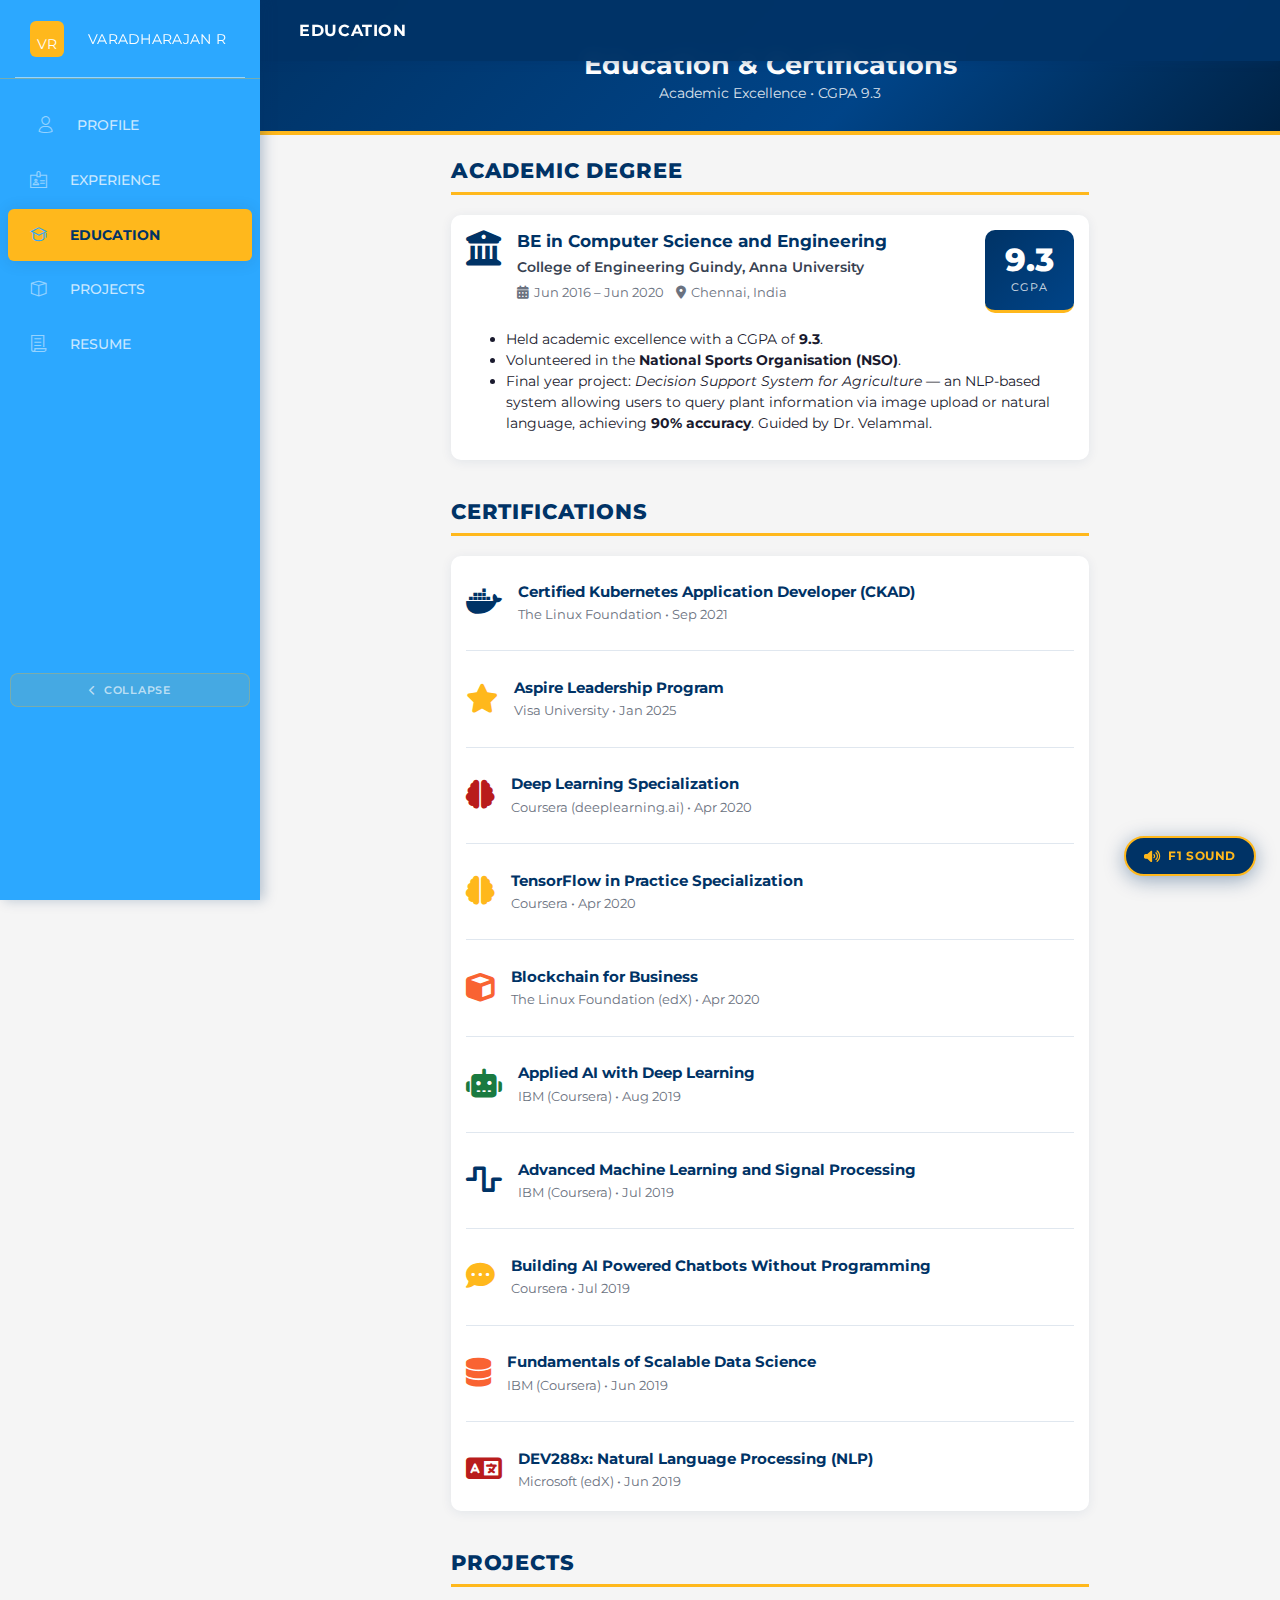
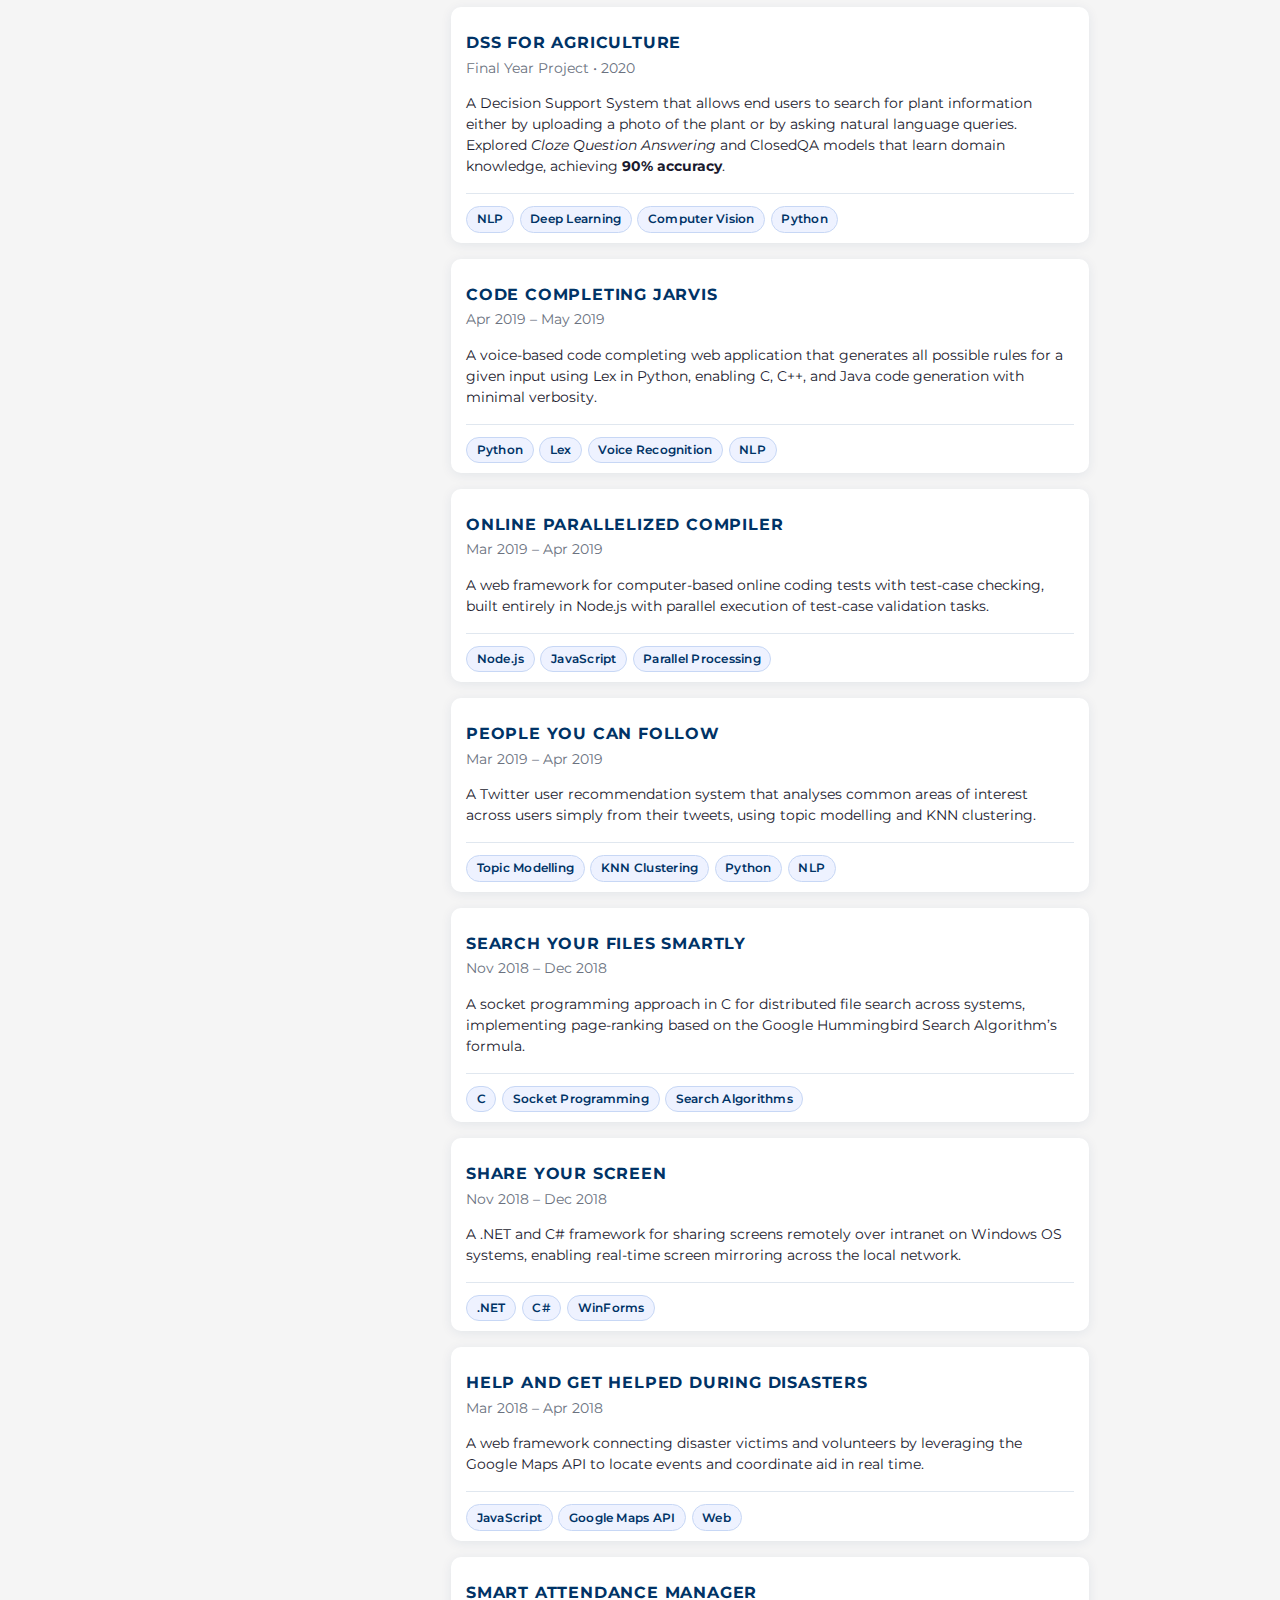
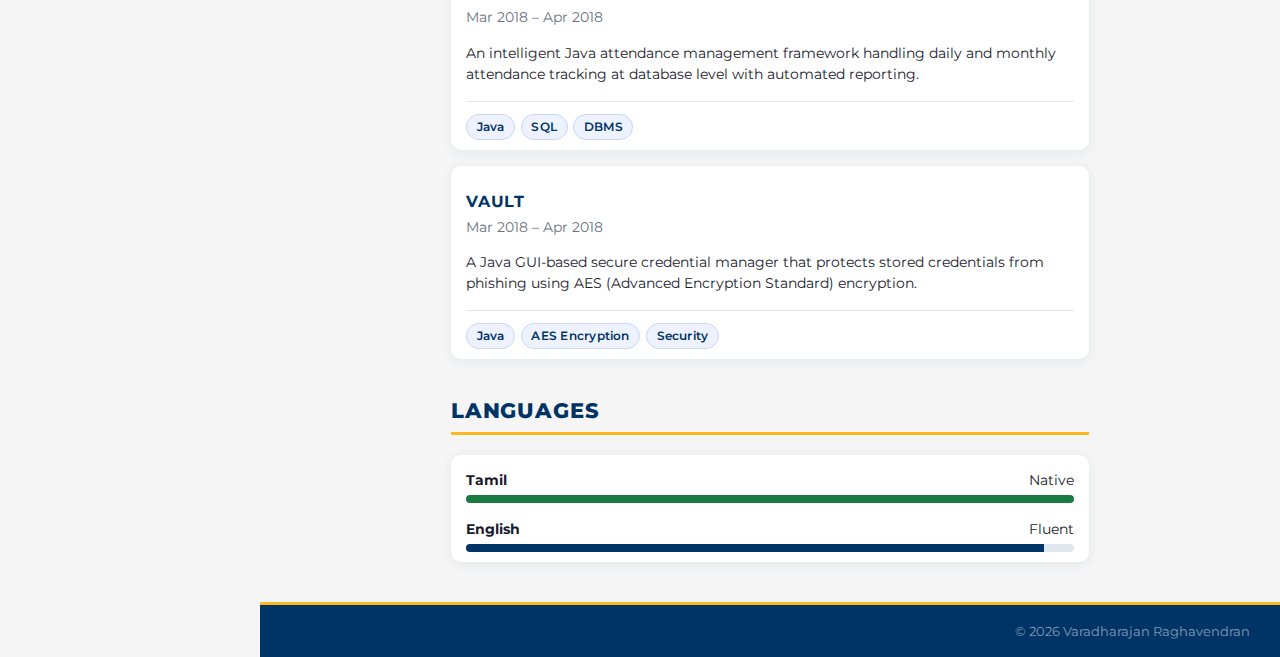
<file: education.html>
<!DOCTYPE html>
<html lang="en">
<head>
  <meta charset="utf-8">
  <meta name="viewport" content="width=device-width, initial-scale=1, shrink-to-fit=no">
  <meta name="description" content="Varadharajan Raghavendran – Education: BE Computer Science, CEG Anna University CGPA 9.3. Certifications: CKAD, Deep Learning Specialization.">
  <meta name="author" content="Varadharajan Raghavendran">
  <title>Education – Varadharajan Raghavendran</title>
  <link rel="icon" type="image/png" href="assets/img/favicon.png">
  <link rel="apple-touch-icon" sizes="76x76" href="assets/img/apple-icon.png">
  <link href="https://fonts.googleapis.com/css?family=Montserrat:400,700,200" rel="stylesheet">
  <link href="https://cdnjs.cloudflare.com/ajax/libs/font-awesome/6.5.0/css/all.min.css" rel="stylesheet">
  <link href="css/now-ui.css" rel="stylesheet">
  <link href="css/portfolio.css" rel="stylesheet">
</head>
<body>
  <a class="skip-link" href="#main-content">Skip to main content</a>

  <div class="wrapper">
    <!-- Sidebar -->
    <aside id="sidebar" class="sidebar" data-color="blue" aria-label="Main navigation">
      <div class="sidebar-wrapper">
        <div class="logo">
          <a href="index.html" class="simple-text logo-mini" aria-label="VR initials">VR</a>
          <a href="index.html" class="simple-text logo-normal">Varadharajan R</a>
        </div>
        <nav aria-label="Site navigation">
          <ul class="nav">
            <li class="nav-item">
              <a class="nav-link" href="index.html" data-tip="Profile">
                <i class="now-ui-icons users_single-02" aria-hidden="true"></i>
                <span>Profile</span>
              </a>
            </li>
            <li class="nav-item">
              <a class="nav-link" href="experience.html" data-tip="Experience">
                <i class="now-ui-icons business_badge" aria-hidden="true"></i>
                <span>Experience</span>
              </a>
            </li>
            <li class="nav-item active">
              <a class="nav-link" href="education.html" aria-current="page" data-tip="Education">
                <i class="now-ui-icons education_hat" aria-hidden="true"></i>
                <span>Education</span>
              </a>
            </li>
            <li class="nav-item">
              <a class="nav-link" href="projects.html" data-tip="Projects">
                <i class="now-ui-icons design_app" aria-hidden="true"></i>
                <span>Projects</span>
              </a>
            </li>
            <li class="nav-item">
              <a class="nav-link" href="Resume.pdf" target="_blank" rel="noopener" aria-label="Download Resume PDF" data-tip="Resume">
                <i class="now-ui-icons files_paper" aria-hidden="true"></i>
                <span>Resume</span>
              </a>
            </li>
          </ul>
        </nav>
        <button class="sidebar-collapse-btn" id="sidebarCollapseBtn" aria-label="Collapse sidebar">
          <i class="fas fa-chevron-left" aria-hidden="true"></i>
          <span class="collapse-text">Collapse</span>
        </button>
      </div>
    </aside>

    <div class="main-panel">
      <nav class="navbar navbar-expand-lg navbar-transparent navbar-absolute" aria-label="Top bar">
        <div class="container-fluid">
          <button class="navbar-toggler sidebar-toggler" type="button"
                  aria-label="Toggle sidebar" aria-expanded="false" aria-controls="sidebar">
            <span class="navbar-toggler-bar bar1"></span>
            <span class="navbar-toggler-bar bar2"></span>
            <span class="navbar-toggler-bar bar3"></span>
          </button>
          <span class="navbar-brand">Education</span>
        </div>
      </nav>

      <div class="panel-header panel-header-sm" role="banner">
        <div class="header-content text-center">
          <h1 class="header-title-sm">Education &amp; Certifications</h1>
          <p class="header-subtitle-sm">Academic Excellence &bull; CGPA 9.3</p>
        </div>
      </div>

      <main id="main-content" class="content">

        <!-- Degree -->
        <div class="row">
          <div class="col-lg-8 col-md-10 mx-auto">
            <section aria-labelledby="edu-heading">
              <h2 id="edu-heading" class="section-title">Academic Degree</h2>
              <div class="card edu-card">
                <div class="card-body">
                  <div class="edu-header">
                    <div class="edu-icon-col" aria-hidden="true">
                      <i class="fas fa-university edu-icon"></i>
                    </div>
                    <div class="edu-title-col">
                      <h3 class="edu-degree">BE in Computer Science and Engineering</h3>
                      <h4 class="edu-institution">College of Engineering Guindy, Anna University</h4>
                      <p class="exp-meta">
                        <span><i class="fas fa-calendar-alt" aria-hidden="true"></i> Jun 2016 &ndash; Jun 2020</span>
                        <span><i class="fas fa-map-marker-alt" aria-hidden="true"></i> Chennai, India</span>
                      </p>
                    </div>
                    <div class="edu-gpa-col">
                      <div class="gpa-badge" aria-label="CGPA 9.3 out of 10">
                        <span class="gpa-number">9.3</span>
                        <span class="gpa-label">CGPA</span>
                      </div>
                    </div>
                  </div>
                  <ul class="mt-3">
                    <li>Held academic excellence with a CGPA of <strong>9.3</strong>.</li>
                    <li>Volunteered in the <strong>National Sports Organisation (NSO)</strong>.</li>
                    <li>Final year project: <em>Decision Support System for Agriculture</em> &mdash; an NLP-based system allowing users to query plant information via image upload or natural language, achieving <strong>90% accuracy</strong>. Guided by Dr. Velammal.</li>
                  </ul>
                </div>
              </div>
            </section>

            <!-- Certifications -->
            <section aria-labelledby="cert-heading" class="mt-4">
              <h2 id="cert-heading" class="section-title">Certifications</h2>
              <div class="card edu-card">
                <div class="card-body">

                  <div class="cert-item">
                    <div class="cert-icon-col" aria-hidden="true">
                      <i class="fab fa-docker cert-icon text-info"></i>
                    </div>
                    <div class="cert-info">
                      <h4 class="cert-title">
                        <a href="https://www.credly.com/badges/d50746d3-53a3-433d-9940-6d84ca41f54c" target="_blank" rel="noopener">
                          Certified Kubernetes Application Developer (CKAD)
                        </a>
                      </h4>
                      <p class="cert-issuer">The Linux Foundation &bull; Sep 2021</p>
                    </div>
                  </div>
                  <hr>

                  <div class="cert-item">
                    <div class="cert-icon-col" aria-hidden="true">
                      <i class="fas fa-star cert-icon text-warning"></i>
                    </div>
                    <div class="cert-info">
                      <h4 class="cert-title">Aspire Leadership Program</h4>
                      <p class="cert-issuer">Visa University &bull; Jan 2025</p>
                    </div>
                  </div>
                  <hr>

                  <div class="cert-item">
                    <div class="cert-icon-col" aria-hidden="true">
                      <i class="fas fa-brain cert-icon text-danger"></i>
                    </div>
                    <div class="cert-info">
                      <h4 class="cert-title">
                        <a href="https://www.coursera.org/account/accomplishments/specialization/certificate/4T6A29AK3AHB" target="_blank" rel="noopener">
                          Deep Learning Specialization
                        </a>
                      </h4>
                      <p class="cert-issuer">Coursera (deeplearning.ai) &bull; Apr 2020</p>
                    </div>
                  </div>
                  <hr>

                  <div class="cert-item">
                    <div class="cert-icon-col" aria-hidden="true">
                      <i class="fas fa-brain cert-icon text-warning"></i>
                    </div>
                    <div class="cert-info">
                      <h4 class="cert-title">
                        <a href="https://www.coursera.org/account/accomplishments/specialization/certificate/7SUUXPWTQ23W" target="_blank" rel="noopener">
                          TensorFlow in Practice Specialization
                        </a>
                      </h4>
                      <p class="cert-issuer">Coursera &bull; Apr 2020</p>
                    </div>
                  </div>
                  <hr>

                  <div class="cert-item">
                    <div class="cert-icon-col" aria-hidden="true">
                      <i class="fas fa-cube cert-icon text-primary"></i>
                    </div>
                    <div class="cert-info">
                      <h4 class="cert-title">
                        <a href="https://credentials.edx.org/credentials/6707f26cd6b8404580566b0f09eb1474/" target="_blank" rel="noopener">
                          Blockchain for Business
                        </a>
                      </h4>
                      <p class="cert-issuer">The Linux Foundation (edX) &bull; Apr 2020</p>
                    </div>
                  </div>
                  <hr>

                  <div class="cert-item">
                    <div class="cert-icon-col" aria-hidden="true">
                      <i class="fas fa-robot cert-icon text-success"></i>
                    </div>
                    <div class="cert-info">
                      <h4 class="cert-title">
                        <a href="https://www.coursera.org/account/accomplishments/certificate/UTF8P8RTZ5TG" target="_blank" rel="noopener">
                          Applied AI with Deep Learning
                        </a>
                      </h4>
                      <p class="cert-issuer">IBM (Coursera) &bull; Aug 2019</p>
                    </div>
                  </div>
                  <hr>

                  <div class="cert-item">
                    <div class="cert-icon-col" aria-hidden="true">
                      <i class="fas fa-wave-square cert-icon text-info"></i>
                    </div>
                    <div class="cert-info">
                      <h4 class="cert-title">
                        <a href="https://www.coursera.org/account/accomplishments/certificate/8ANPNDFP4X4R" target="_blank" rel="noopener">
                          Advanced Machine Learning and Signal Processing
                        </a>
                      </h4>
                      <p class="cert-issuer">IBM (Coursera) &bull; Jul 2019</p>
                    </div>
                  </div>
                  <hr>

                  <div class="cert-item">
                    <div class="cert-icon-col" aria-hidden="true">
                      <i class="fas fa-comment-dots cert-icon text-warning"></i>
                    </div>
                    <div class="cert-info">
                      <h4 class="cert-title">
                        <a href="https://www.coursera.org/account/accomplishments/certificate/4XL35JDYXKML" target="_blank" rel="noopener">
                          Building AI Powered Chatbots Without Programming
                        </a>
                      </h4>
                      <p class="cert-issuer">Coursera &bull; Jul 2019</p>
                    </div>
                  </div>
                  <hr>

                  <div class="cert-item">
                    <div class="cert-icon-col" aria-hidden="true">
                      <i class="fas fa-database cert-icon text-primary"></i>
                    </div>
                    <div class="cert-info">
                      <h4 class="cert-title">
                        <a href="https://www.coursera.org/account/accomplishments/certificate/CFS7FQ9KAZ38" target="_blank" rel="noopener">
                          Fundamentals of Scalable Data Science
                        </a>
                      </h4>
                      <p class="cert-issuer">IBM (Coursera) &bull; Jun 2019</p>
                    </div>
                  </div>
                  <hr>

                  <div class="cert-item">
                    <div class="cert-icon-col" aria-hidden="true">
                      <i class="fas fa-language cert-icon text-danger"></i>
                    </div>
                    <div class="cert-info">
                      <h4 class="cert-title">
                        <a href="https://courses.edx.org/certificates/4f29c3214afa48db90ce5ef7dfe40d10" target="_blank" rel="noopener">
                          DEV288x: Natural Language Processing (NLP)
                        </a>
                      </h4>
                      <p class="cert-issuer">Microsoft (edX) &bull; Jun 2019</p>
                    </div>
                  </div>

                </div>
              </div>
            </section>

            <!-- Projects -->
            <section aria-labelledby="proj-heading" class="mt-4">
              <h2 id="proj-heading" class="section-title">Projects</h2>

              <div class="card edu-card">
                <div class="card-header">
                  <h3 class="card-title">DSS for Agriculture</h3>
                  <p class="category">Final Year Project &bull; 2020</p>
                </div>
                <div class="card-body">
                  <p>A Decision Support System that allows end users to search for plant information either by uploading a photo of the plant or by asking natural language queries. Explored <em>Cloze Question Answering</em> and ClosedQA models that learn domain knowledge, achieving <strong>90% accuracy</strong>.</p>
                  <div class="exp-tags mt-2" aria-label="Technologies">
                    <span class="exp-tag">NLP</span><span class="exp-tag">Deep Learning</span>
                    <span class="exp-tag">Computer Vision</span><span class="exp-tag">Python</span>
                  </div>
                </div>
              </div>

              <div class="card edu-card">
                <div class="card-header">
                  <h3 class="card-title">
                    <a href="https://github.com/mrchaos10/Your_JARVIS_to_CODE" target="_blank" rel="noopener">Code Completing JARVIS</a>
                  </h3>
                  <p class="category">Apr 2019 – May 2019</p>
                </div>
                <div class="card-body">
                  <p>A voice-based code completing web application that generates all possible rules for a given input using Lex in Python, enabling C, C++, and Java code generation with minimal verbosity.</p>
                  <div class="exp-tags mt-2" aria-label="Technologies">
                    <span class="exp-tag">Python</span><span class="exp-tag">Lex</span>
                    <span class="exp-tag">Voice Recognition</span><span class="exp-tag">NLP</span>
                  </div>
                </div>
              </div>

              <div class="card edu-card">
                <div class="card-header">
                  <h3 class="card-title">
                    <a href="https://github.com/mrchaos10/Onlinecompiler" target="_blank" rel="noopener">Online Parallelized Compiler</a>
                  </h3>
                  <p class="category">Mar 2019 – Apr 2019</p>
                </div>
                <div class="card-body">
                  <p>A web framework for computer-based online coding tests with test-case checking, built entirely in Node.js with parallel execution of test-case validation tasks.</p>
                  <div class="exp-tags mt-2" aria-label="Technologies">
                    <span class="exp-tag">Node.js</span><span class="exp-tag">JavaScript</span><span class="exp-tag">Parallel Processing</span>
                  </div>
                </div>
              </div>

              <div class="card edu-card">
                <div class="card-header">
                  <h3 class="card-title">
                    <a href="https://github.com/mrchaos10/Common-Area-of-Interest-Analysis" target="_blank" rel="noopener">People You Can Follow</a>
                  </h3>
                  <p class="category">Mar 2019 – Apr 2019</p>
                </div>
                <div class="card-body">
                  <p>A Twitter user recommendation system that analyses common areas of interest across users simply from their tweets, using topic modelling and KNN clustering.</p>
                  <div class="exp-tags mt-2" aria-label="Technologies">
                    <span class="exp-tag">Topic Modelling</span><span class="exp-tag">KNN Clustering</span>
                    <span class="exp-tag">Python</span><span class="exp-tag">NLP</span>
                  </div>
                </div>
              </div>

              <div class="card edu-card">
                <div class="card-header">
                  <h3 class="card-title">
                    <a href="https://github.com/mrchaos10/HummingBirdFileSearchEngine" target="_blank" rel="noopener">Search Your Files Smartly</a>
                  </h3>
                  <p class="category">Nov 2018 – Dec 2018</p>
                </div>
                <div class="card-body">
                  <p>A socket programming approach in C for distributed file search across systems, implementing page-ranking based on the Google Hummingbird Search Algorithm&rsquo;s formula.</p>
                  <div class="exp-tags mt-2" aria-label="Technologies">
                    <span class="exp-tag">C</span><span class="exp-tag">Socket Programming</span><span class="exp-tag">Search Algorithms</span>
                  </div>
                </div>
              </div>

              <div class="card edu-card">
                <div class="card-header">
                  <h3 class="card-title">
                    <a href="https://github.com/mrchaos10/RemoteDesktop" target="_blank" rel="noopener">Share Your Screen</a>
                  </h3>
                  <p class="category">Nov 2018 – Dec 2018</p>
                </div>
                <div class="card-body">
                  <p>A .NET and C# framework for sharing screens remotely over intranet on Windows OS systems, enabling real-time screen mirroring across the local network.</p>
                  <div class="exp-tags mt-2" aria-label="Technologies">
                    <span class="exp-tag">.NET</span><span class="exp-tag">C#</span><span class="exp-tag">WinForms</span>
                  </div>
                </div>
              </div>

              <div class="card edu-card">
                <div class="card-header">
                  <h3 class="card-title">
                    <a href="https://github.com/mrchaos10/DisasterManagementPlatform" target="_blank" rel="noopener">Help and Get Helped During Disasters</a>
                  </h3>
                  <p class="category">Mar 2018 – Apr 2018</p>
                </div>
                <div class="card-body">
                  <p>A web framework connecting disaster victims and volunteers by leveraging the Google Maps API to locate events and coordinate aid in real time.</p>
                  <div class="exp-tags mt-2" aria-label="Technologies">
                    <span class="exp-tag">JavaScript</span><span class="exp-tag">Google Maps API</span><span class="exp-tag">Web</span>
                  </div>
                </div>
              </div>

              <div class="card edu-card">
                <div class="card-header">
                  <h3 class="card-title">
                    <a href="https://github.com/mrchaos10/Dbmsminiproject" target="_blank" rel="noopener">Smart Attendance Manager</a>
                  </h3>
                  <p class="category">Mar 2018 – Apr 2018</p>
                </div>
                <div class="card-body">
                  <p>An intelligent Java attendance management framework handling daily and monthly attendance tracking at database level with automated reporting.</p>
                  <div class="exp-tags mt-2" aria-label="Technologies">
                    <span class="exp-tag">Java</span><span class="exp-tag">SQL</span><span class="exp-tag">DBMS</span>
                  </div>
                </div>
              </div>

              <div class="card edu-card">
                <div class="card-header">
                  <h3 class="card-title">
                    <a href="https://github.com/mrchaos10/OsMiniProject" target="_blank" rel="noopener">Vault</a>
                  </h3>
                  <p class="category">Mar 2018 – Apr 2018</p>
                </div>
                <div class="card-body">
                  <p>A Java GUI-based secure credential manager that protects stored credentials from phishing using AES (Advanced Encryption Standard) encryption.</p>
                  <div class="exp-tags mt-2" aria-label="Technologies">
                    <span class="exp-tag">Java</span><span class="exp-tag">AES Encryption</span><span class="exp-tag">Security</span>
                  </div>
                </div>
              </div>

            </section>

            <!-- Languages -->
            <section aria-labelledby="lang-heading" class="mt-4">
              <h2 id="lang-heading" class="section-title">Languages</h2>
              <div class="card edu-card">
                <div class="card-body">
                  <div class="skill-item" role="group" aria-labelledby="lang-tamil">
                    <div class="d-flex justify-content-between mb-1">
                      <span id="lang-tamil"><strong>Tamil</strong></span>
                      <span>Native</span>
                    </div>
                    <div class="progress" role="progressbar" aria-valuenow="100" aria-valuemin="0" aria-valuemax="100" aria-label="Tamil – Native">
                      <div class="progress-bar bg-success" style="width:100%"></div>
                    </div>
                  </div>
                  <div class="skill-item mt-3" role="group" aria-labelledby="lang-en">
                    <div class="d-flex justify-content-between mb-1">
                      <span id="lang-en"><strong>English</strong></span>
                      <span>Fluent</span>
                    </div>
                    <div class="progress" role="progressbar" aria-valuenow="95" aria-valuemin="0" aria-valuemax="100" aria-label="English – Fluent">
                      <div class="progress-bar bg-info" style="width:95%"></div>
                    </div>
                  </div>
                </div>
              </div>
            </section>
          </div>
        </div>

      </main>

      <footer class="footer" role="contentinfo">
        <div class="container-fluid">
          <div class="copyright">&copy; <span id="year"></span> Varadharajan Raghavendran</div>
        </div>
      </footer>
    </div>
  </div>

  <script>document.getElementById('year').textContent = new Date().getFullYear();</script>
  <script src="js/sidebar.js"></script>
  <script src="js/f1.js"></script>
</body>
</html>
</file>
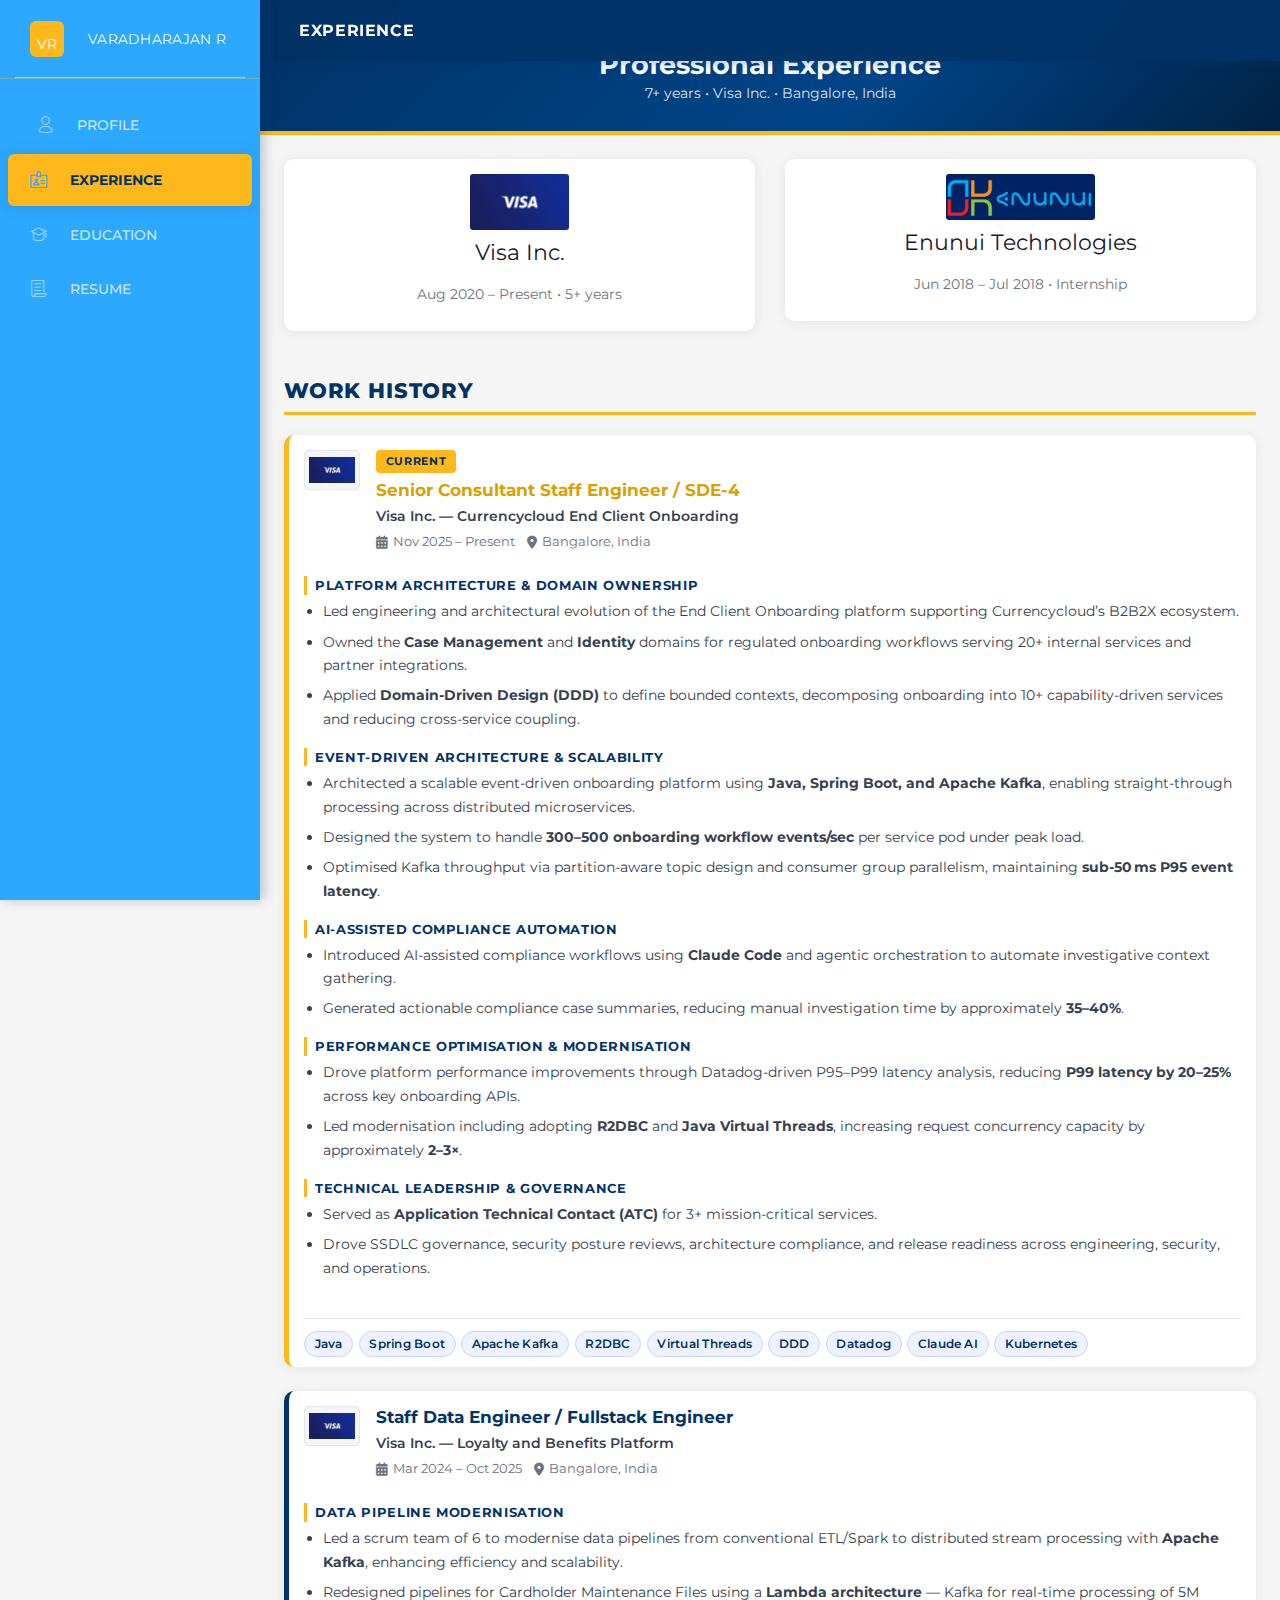
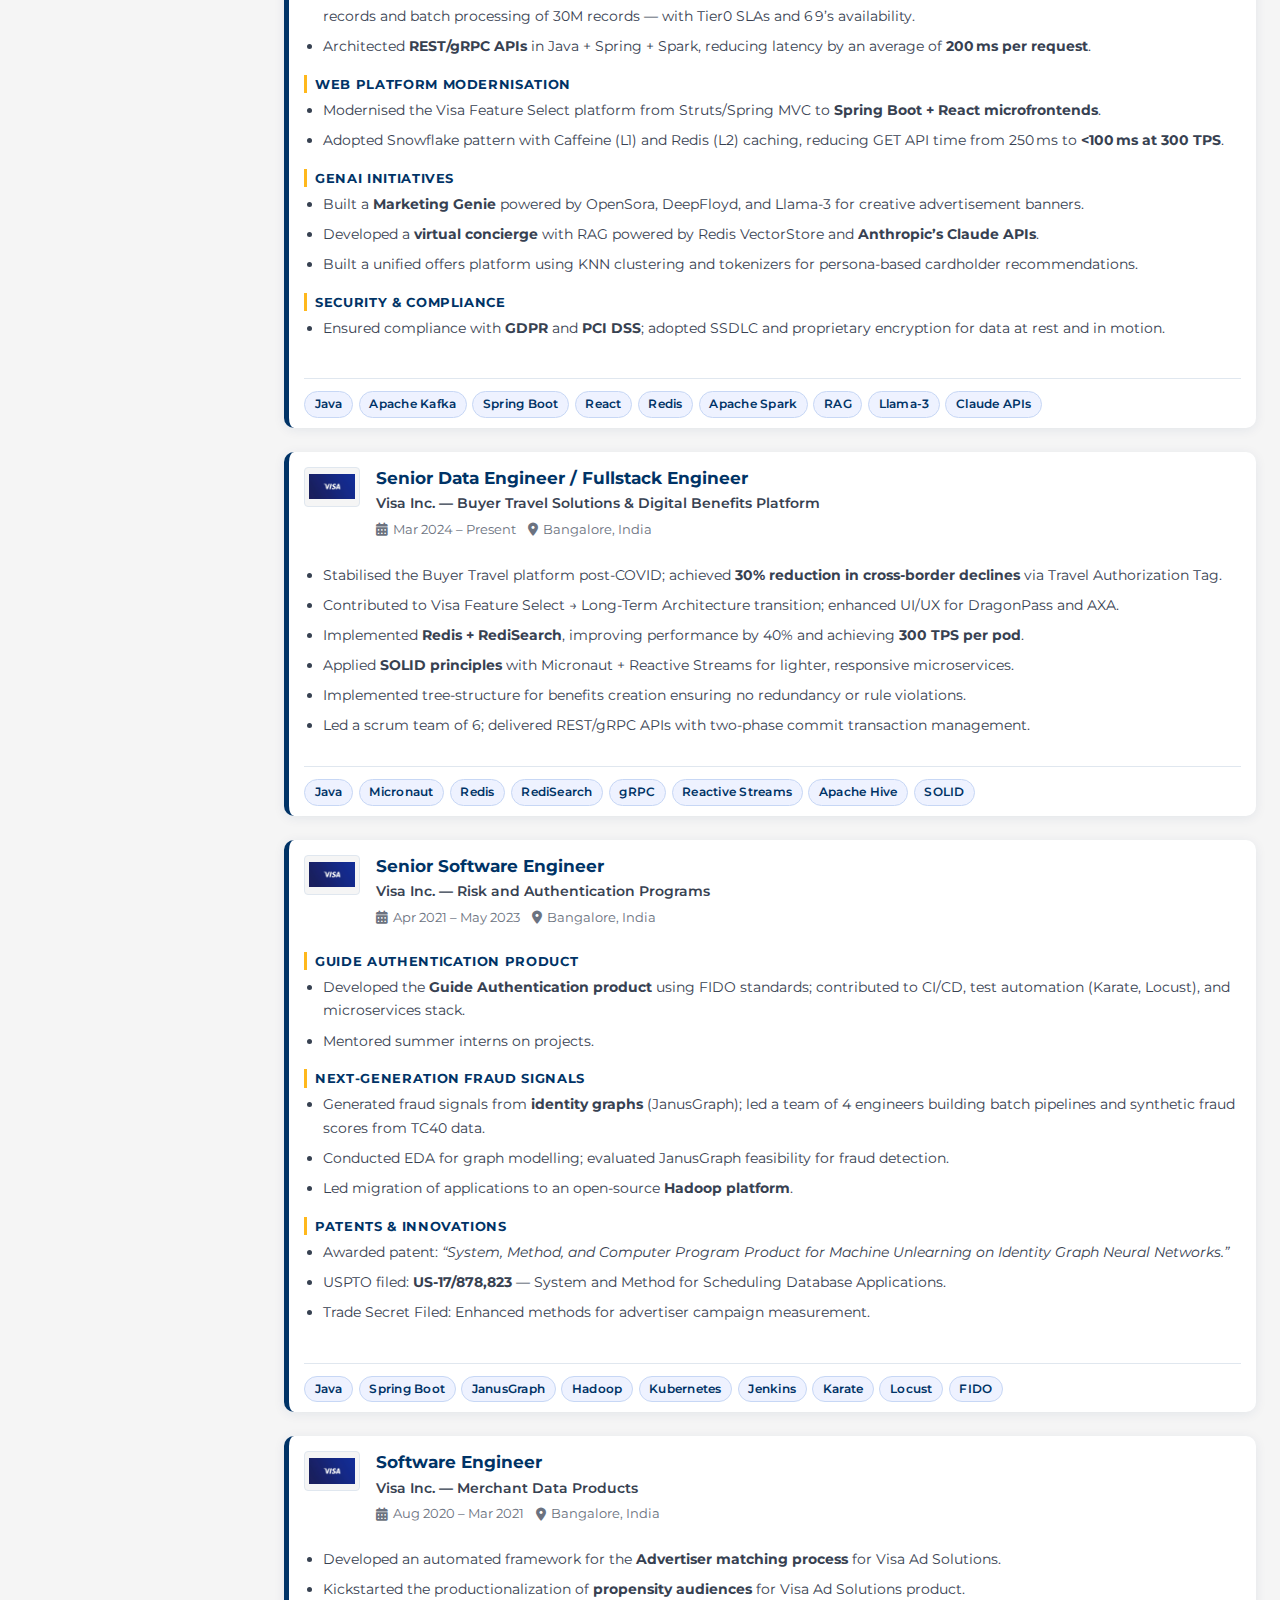
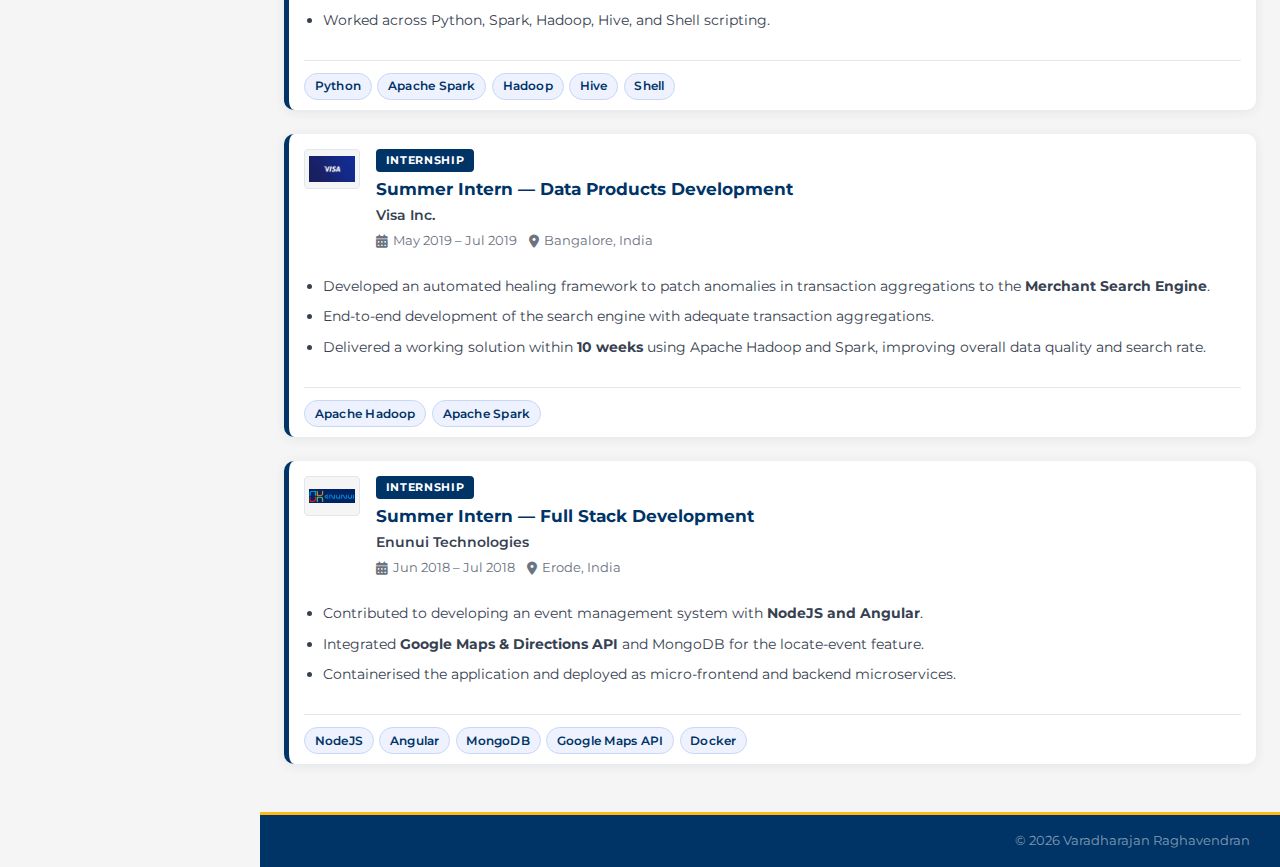
<file: experience.html>
<!DOCTYPE html>
<html lang="en">
<head>
  <meta charset="utf-8">
  <meta name="viewport" content="width=device-width, initial-scale=1, shrink-to-fit=no">
  <meta name="description" content="Varadharajan Raghavendran – 7+ years of professional experience at Visa Inc. across distributed systems, data engineering, and full-stack development.">
  <meta name="author" content="Varadharajan Raghavendran">
  <title>Experience – Varadharajan Raghavendran</title>
  <link rel="icon" type="image/png" href="assets/img/favicon.png">
  <link rel="apple-touch-icon" sizes="76x76" href="assets/img/apple-icon.png">
  <link href="https://fonts.googleapis.com/css?family=Montserrat:400,700,200" rel="stylesheet">
  <link href="https://cdnjs.cloudflare.com/ajax/libs/font-awesome/6.5.0/css/all.min.css" rel="stylesheet">
  <link href="css/now-ui.css" rel="stylesheet">
  <link href="css/portfolio.css" rel="stylesheet">
</head>
<body>
  <a class="skip-link" href="#main-content">Skip to main content</a>

  <div class="wrapper">
    <!-- Sidebar -->
    <aside id="sidebar" class="sidebar" data-color="blue" aria-label="Main navigation">
      <div class="sidebar-wrapper">
        <div class="logo">
          <a href="index.html" class="simple-text logo-mini" aria-label="VR initials">VR</a>
          <a href="index.html" class="simple-text logo-normal">Varadharajan R</a>
        </div>
        <nav aria-label="Site navigation">
          <ul class="nav">
            <li class="nav-item">
              <a class="nav-link" href="index.html">
                <i class="now-ui-icons users_single-02" aria-hidden="true"></i>
                <span>Profile</span>
              </a>
            </li>
            <li class="nav-item active">
              <a class="nav-link" href="experience.html" aria-current="page">
                <i class="now-ui-icons business_badge" aria-hidden="true"></i>
                <span>Experience</span>
              </a>
            </li>
            <li class="nav-item">
              <a class="nav-link" href="education.html">
                <i class="now-ui-icons education_hat" aria-hidden="true"></i>
                <span>Education</span>
              </a>
            </li>
            <li class="nav-item">
              <a class="nav-link" href="Resume.pdf" target="_blank" rel="noopener" aria-label="Download Resume PDF">
                <i class="now-ui-icons files_paper" aria-hidden="true"></i>
                <span>Resume</span>
              </a>
            </li>
          </ul>
        </nav>
      </div>
    </aside>

    <div class="main-panel">
      <nav class="navbar navbar-expand-lg navbar-transparent navbar-absolute" aria-label="Top bar">
        <div class="container-fluid">
          <button class="navbar-toggler sidebar-toggler" type="button"
                  aria-label="Toggle sidebar" aria-expanded="false" aria-controls="sidebar">
            <span class="navbar-toggler-bar bar1"></span>
            <span class="navbar-toggler-bar bar2"></span>
            <span class="navbar-toggler-bar bar3"></span>
          </button>
          <span class="navbar-brand">Experience</span>
        </div>
      </nav>

      <div class="panel-header panel-header-sm" role="banner">
        <div class="header-content text-center">
          <h1 class="header-title-sm">Professional Experience</h1>
          <p class="header-subtitle-sm">7+ years &bull; Visa Inc. &bull; Bangalore, India</p>
        </div>
      </div>

      <main id="main-content" class="content">

        <!-- Company logos row -->
        <div class="row mb-4">
          <div class="col-md-6">
            <div class="card company-card text-center">
              <div class="card-body">
                <img src="assets/img/visa.jpg" alt="Visa Inc. logo" class="company-logo">
                <h5 class="mt-2">Visa Inc.</h5>
                <p class="text-muted">Aug 2020 – Present &bull; 5+ years</p>
              </div>
            </div>
          </div>
          <div class="col-md-6">
            <div class="card company-card text-center">
              <div class="card-body">
                <img src="assets/img/enunui.png" alt="Enunui Technologies logo" class="company-logo">
                <h5 class="mt-2">Enunui Technologies</h5>
                <p class="text-muted">Jun 2018 – Jul 2018 &bull; Internship</p>
              </div>
            </div>
          </div>
        </div>

        <!-- Experience Timeline -->
        <section aria-labelledby="exp-heading">
          <h2 id="exp-heading" class="section-title">Work History</h2>

          <!-- 1: Visa Currencycloud (Current) -->
          <article class="card exp-card exp-current" aria-label="Current position at Visa Inc.">
            <div class="card-body">
              <div class="exp-header">
                <div class="exp-logo-col">
                  <img src="assets/img/visa.jpg" alt="Visa Inc." class="exp-logo">
                </div>
                <div class="exp-title-col">
                  <span class="exp-badge current-badge">Current</span>
                  <h3 class="exp-role">Senior Consultant Staff Engineer / SDE-4</h3>
                  <h4 class="exp-company">Visa Inc. &mdash; Currencycloud End Client Onboarding</h4>
                  <p class="exp-meta">
                    <span><i class="fas fa-calendar-alt" aria-hidden="true"></i> Nov 2025 &ndash; Present</span>
                    <span><i class="fas fa-map-marker-alt" aria-hidden="true"></i> Bangalore, India</span>
                  </p>
                </div>
              </div>

              <div class="exp-body">
                <div class="exp-section">
                  <h5 class="exp-section-title">Platform Architecture &amp; Domain Ownership</h5>
                  <ul>
                    <li>Led engineering and architectural evolution of the End Client Onboarding platform supporting Currencycloud&rsquo;s B2B2X ecosystem.</li>
                    <li>Owned the <strong>Case Management</strong> and <strong>Identity</strong> domains for regulated onboarding workflows serving 20+ internal services and partner integrations.</li>
                    <li>Applied <strong>Domain-Driven Design (DDD)</strong> to define bounded contexts, decomposing onboarding into 10+ capability-driven services and reducing cross-service coupling.</li>
                  </ul>
                </div>
                <div class="exp-section">
                  <h5 class="exp-section-title">Event-Driven Architecture &amp; Scalability</h5>
                  <ul>
                    <li>Architected a scalable event-driven onboarding platform using <strong>Java, Spring Boot, and Apache Kafka</strong>, enabling straight-through processing across distributed microservices.</li>
                    <li>Designed the system to handle <strong>300&ndash;500 onboarding workflow events/sec</strong> per service pod under peak load.</li>
                    <li>Optimised Kafka throughput via partition-aware topic design and consumer group parallelism, maintaining <strong>sub-50&thinsp;ms P95 event latency</strong>.</li>
                  </ul>
                </div>
                <div class="exp-section">
                  <h5 class="exp-section-title">AI-Assisted Compliance Automation</h5>
                  <ul>
                    <li>Introduced AI-assisted compliance workflows using <strong>Claude Code</strong> and agentic orchestration to automate investigative context gathering.</li>
                    <li>Generated actionable compliance case summaries, reducing manual investigation time by approximately <strong>35&ndash;40%</strong>.</li>
                  </ul>
                </div>
                <div class="exp-section">
                  <h5 class="exp-section-title">Performance Optimisation &amp; Modernisation</h5>
                  <ul>
                    <li>Drove platform performance improvements through Datadog-driven P95&ndash;P99 latency analysis, reducing <strong>P99 latency by 20&ndash;25%</strong> across key onboarding APIs.</li>
                    <li>Led modernisation including adopting <strong>R2DBC</strong> and <strong>Java Virtual Threads</strong>, increasing request concurrency capacity by approximately <strong>2&ndash;3&times;</strong>.</li>
                  </ul>
                </div>
                <div class="exp-section">
                  <h5 class="exp-section-title">Technical Leadership &amp; Governance</h5>
                  <ul>
                    <li>Served as <strong>Application Technical Contact (ATC)</strong> for 3+ mission-critical services.</li>
                    <li>Drove SSDLC governance, security posture reviews, architecture compliance, and release readiness across engineering, security, and operations.</li>
                  </ul>
                </div>
              </div>
              <div class="exp-tags" aria-label="Technologies">
                <span class="exp-tag">Java</span><span class="exp-tag">Spring Boot</span><span class="exp-tag">Apache Kafka</span>
                <span class="exp-tag">R2DBC</span><span class="exp-tag">Virtual Threads</span><span class="exp-tag">DDD</span>
                <span class="exp-tag">Datadog</span><span class="exp-tag">Claude AI</span><span class="exp-tag">Kubernetes</span>
              </div>
            </div>
          </article>

          <!-- 2: Visa Loyalty & Benefits -->
          <article class="card exp-card">
            <div class="card-body">
              <div class="exp-header">
                <div class="exp-logo-col">
                  <img src="assets/img/visa.jpg" alt="Visa Inc." class="exp-logo">
                </div>
                <div class="exp-title-col">
                  <h3 class="exp-role">Staff Data Engineer / Fullstack Engineer</h3>
                  <h4 class="exp-company">Visa Inc. &mdash; Loyalty and Benefits Platform</h4>
                  <p class="exp-meta">
                    <span><i class="fas fa-calendar-alt" aria-hidden="true"></i> Mar 2024 &ndash; Oct 2025</span>
                    <span><i class="fas fa-map-marker-alt" aria-hidden="true"></i> Bangalore, India</span>
                  </p>
                </div>
              </div>
              <div class="exp-body">
                <div class="exp-section">
                  <h5 class="exp-section-title">Data Pipeline Modernisation</h5>
                  <ul>
                    <li>Led a scrum team of 6 to modernise data pipelines from conventional ETL/Spark to distributed stream processing with <strong>Apache Kafka</strong>, enhancing efficiency and scalability.</li>
                    <li>Redesigned pipelines for Cardholder Maintenance Files using a <strong>Lambda architecture</strong> &mdash; Kafka for real-time processing of 5M records and batch processing of 30M records &mdash; with Tier0 SLAs and 6&thinsp;9&rsquo;s availability.</li>
                    <li>Architected <strong>REST/gRPC APIs</strong> in Java + Spring + Spark, reducing latency by an average of <strong>200&thinsp;ms per request</strong>.</li>
                  </ul>
                </div>
                <div class="exp-section">
                  <h5 class="exp-section-title">Web Platform Modernisation</h5>
                  <ul>
                    <li>Modernised the Visa Feature Select platform from Struts/Spring MVC to <strong>Spring Boot + React microfrontends</strong>.</li>
                    <li>Adopted Snowflake pattern with Caffeine (L1) and Redis (L2) caching, reducing GET API time from 250&thinsp;ms to <strong>&lt;100&thinsp;ms at 300 TPS</strong>.</li>
                  </ul>
                </div>
                <div class="exp-section">
                  <h5 class="exp-section-title">GenAI Initiatives</h5>
                  <ul>
                    <li>Built a <strong>Marketing Genie</strong> powered by OpenSora, DeepFloyd, and Llama-3 for creative advertisement banners.</li>
                    <li>Developed a <strong>virtual concierge</strong> with RAG powered by Redis VectorStore and <strong>Anthropic&rsquo;s Claude APIs</strong>.</li>
                    <li>Built a unified offers platform using KNN clustering and tokenizers for persona-based cardholder recommendations.</li>
                  </ul>
                </div>
                <div class="exp-section">
                  <h5 class="exp-section-title">Security &amp; Compliance</h5>
                  <ul>
                    <li>Ensured compliance with <strong>GDPR</strong> and <strong>PCI DSS</strong>; adopted SSDLC and proprietary encryption for data at rest and in motion.</li>
                  </ul>
                </div>
              </div>
              <div class="exp-tags" aria-label="Technologies">
                <span class="exp-tag">Java</span><span class="exp-tag">Apache Kafka</span><span class="exp-tag">Spring Boot</span>
                <span class="exp-tag">React</span><span class="exp-tag">Redis</span><span class="exp-tag">Apache Spark</span>
                <span class="exp-tag">RAG</span><span class="exp-tag">Llama-3</span><span class="exp-tag">Claude APIs</span>
              </div>
            </div>
          </article>

          <!-- 3: Visa Buyer Travel -->
          <article class="card exp-card">
            <div class="card-body">
              <div class="exp-header">
                <div class="exp-logo-col">
                  <img src="assets/img/visa.jpg" alt="Visa Inc." class="exp-logo">
                </div>
                <div class="exp-title-col">
                  <h3 class="exp-role">Senior Data Engineer / Fullstack Engineer</h3>
                  <h4 class="exp-company">Visa Inc. &mdash; Buyer Travel Solutions &amp; Digital Benefits Platform</h4>
                  <p class="exp-meta">
                    <span><i class="fas fa-calendar-alt" aria-hidden="true"></i> Mar 2024 &ndash; Present</span>
                    <span><i class="fas fa-map-marker-alt" aria-hidden="true"></i> Bangalore, India</span>
                  </p>
                </div>
              </div>
              <div class="exp-body">
                <ul>
                  <li>Stabilised the Buyer Travel platform post-COVID; achieved <strong>30% reduction in cross-border declines</strong> via Travel Authorization Tag.</li>
                  <li>Contributed to Visa Feature Select &rarr; Long-Term Architecture transition; enhanced UI/UX for DragonPass and AXA.</li>
                  <li>Implemented <strong>Redis + RediSearch</strong>, improving performance by 40% and achieving <strong>300 TPS per pod</strong>.</li>
                  <li>Applied <strong>SOLID principles</strong> with Micronaut + Reactive Streams for lighter, responsive microservices.</li>
                  <li>Implemented tree-structure for benefits creation ensuring no redundancy or rule violations.</li>
                  <li>Led a scrum team of 6; delivered REST/gRPC APIs with two-phase commit transaction management.</li>
                </ul>
              </div>
              <div class="exp-tags" aria-label="Technologies">
                <span class="exp-tag">Java</span><span class="exp-tag">Micronaut</span><span class="exp-tag">Redis</span>
                <span class="exp-tag">RediSearch</span><span class="exp-tag">gRPC</span><span class="exp-tag">Reactive Streams</span>
                <span class="exp-tag">Apache Hive</span><span class="exp-tag">SOLID</span>
              </div>
            </div>
          </article>

          <!-- 4: Visa Risk & Auth -->
          <article class="card exp-card">
            <div class="card-body">
              <div class="exp-header">
                <div class="exp-logo-col">
                  <img src="assets/img/visa.jpg" alt="Visa Inc." class="exp-logo">
                </div>
                <div class="exp-title-col">
                  <h3 class="exp-role">Senior Software Engineer</h3>
                  <h4 class="exp-company">Visa Inc. &mdash; Risk and Authentication Programs</h4>
                  <p class="exp-meta">
                    <span><i class="fas fa-calendar-alt" aria-hidden="true"></i> Apr 2021 &ndash; May 2023</span>
                    <span><i class="fas fa-map-marker-alt" aria-hidden="true"></i> Bangalore, India</span>
                  </p>
                </div>
              </div>
              <div class="exp-body">
                <div class="exp-section">
                  <h5 class="exp-section-title">Guide Authentication Product</h5>
                  <ul>
                    <li>Developed the <strong>Guide Authentication product</strong> using FIDO standards; contributed to CI/CD, test automation (Karate, Locust), and microservices stack.</li>
                    <li>Mentored summer interns on projects.</li>
                  </ul>
                </div>
                <div class="exp-section">
                  <h5 class="exp-section-title">Next-Generation Fraud Signals</h5>
                  <ul>
                    <li>Generated fraud signals from <strong>identity graphs</strong> (JanusGraph); led a team of 4 engineers building batch pipelines and synthetic fraud scores from TC40 data.</li>
                    <li>Conducted EDA for graph modelling; evaluated JanusGraph feasibility for fraud detection.</li>
                    <li>Led migration of applications to an open-source <strong>Hadoop platform</strong>.</li>
                  </ul>
                </div>
                <div class="exp-section">
                  <h5 class="exp-section-title">Patents &amp; Innovations</h5>
                  <ul>
                    <li>Awarded patent: <em>&ldquo;System, Method, and Computer Program Product for Machine Unlearning on Identity Graph Neural Networks.&rdquo;</em></li>
                    <li>USPTO filed: <strong>US-17/878,823</strong> &mdash; System and Method for Scheduling Database Applications.</li>
                    <li>Trade Secret Filed: Enhanced methods for advertiser campaign measurement.</li>
                  </ul>
                </div>
              </div>
              <div class="exp-tags" aria-label="Technologies">
                <span class="exp-tag">Java</span><span class="exp-tag">Spring Boot</span><span class="exp-tag">JanusGraph</span>
                <span class="exp-tag">Hadoop</span><span class="exp-tag">Kubernetes</span><span class="exp-tag">Jenkins</span>
                <span class="exp-tag">Karate</span><span class="exp-tag">Locust</span><span class="exp-tag">FIDO</span>
              </div>
            </div>
          </article>

          <!-- 5: Visa Merchant Data -->
          <article class="card exp-card">
            <div class="card-body">
              <div class="exp-header">
                <div class="exp-logo-col">
                  <img src="assets/img/visa.jpg" alt="Visa Inc." class="exp-logo">
                </div>
                <div class="exp-title-col">
                  <h3 class="exp-role">Software Engineer</h3>
                  <h4 class="exp-company">Visa Inc. &mdash; Merchant Data Products</h4>
                  <p class="exp-meta">
                    <span><i class="fas fa-calendar-alt" aria-hidden="true"></i> Aug 2020 &ndash; Mar 2021</span>
                    <span><i class="fas fa-map-marker-alt" aria-hidden="true"></i> Bangalore, India</span>
                  </p>
                </div>
              </div>
              <div class="exp-body">
                <ul>
                  <li>Developed an automated framework for the <strong>Advertiser matching process</strong> for Visa Ad Solutions.</li>
                  <li>Kickstarted the productionalization of <strong>propensity audiences</strong> for Visa Ad Solutions product.</li>
                  <li>Worked across Python, Spark, Hadoop, Hive, and Shell scripting.</li>
                </ul>
              </div>
              <div class="exp-tags" aria-label="Technologies">
                <span class="exp-tag">Python</span><span class="exp-tag">Apache Spark</span>
                <span class="exp-tag">Hadoop</span><span class="exp-tag">Hive</span><span class="exp-tag">Shell</span>
              </div>
            </div>
          </article>

          <!-- 6: Visa Summer Internship -->
          <article class="card exp-card">
            <div class="card-body">
              <div class="exp-header">
                <div class="exp-logo-col">
                  <img src="assets/img/visa.jpg" alt="Visa Inc." class="exp-logo">
                </div>
                <div class="exp-title-col">
                  <span class="exp-badge internship-badge">Internship</span>
                  <h3 class="exp-role">Summer Intern &mdash; Data Products Development</h3>
                  <h4 class="exp-company">Visa Inc.</h4>
                  <p class="exp-meta">
                    <span><i class="fas fa-calendar-alt" aria-hidden="true"></i> May 2019 &ndash; Jul 2019</span>
                    <span><i class="fas fa-map-marker-alt" aria-hidden="true"></i> Bangalore, India</span>
                  </p>
                </div>
              </div>
              <div class="exp-body">
                <ul>
                  <li>Developed an automated healing framework to patch anomalies in transaction aggregations to the <strong>Merchant Search Engine</strong>.</li>
                  <li>End-to-end development of the search engine with adequate transaction aggregations.</li>
                  <li>Delivered a working solution within <strong>10 weeks</strong> using Apache Hadoop and Spark, improving overall data quality and search rate.</li>
                </ul>
              </div>
              <div class="exp-tags" aria-label="Technologies">
                <span class="exp-tag">Apache Hadoop</span><span class="exp-tag">Apache Spark</span>
              </div>
            </div>
          </article>

          <!-- 7: Enunui Internship -->
          <article class="card exp-card">
            <div class="card-body">
              <div class="exp-header">
                <div class="exp-logo-col">
                  <img src="assets/img/enunui.png" alt="Enunui Technologies" class="exp-logo">
                </div>
                <div class="exp-title-col">
                  <span class="exp-badge internship-badge">Internship</span>
                  <h3 class="exp-role">Summer Intern &mdash; Full Stack Development</h3>
                  <h4 class="exp-company">Enunui Technologies</h4>
                  <p class="exp-meta">
                    <span><i class="fas fa-calendar-alt" aria-hidden="true"></i> Jun 2018 &ndash; Jul 2018</span>
                    <span><i class="fas fa-map-marker-alt" aria-hidden="true"></i> Erode, India</span>
                  </p>
                </div>
              </div>
              <div class="exp-body">
                <ul>
                  <li>Contributed to developing an event management system with <strong>NodeJS and Angular</strong>.</li>
                  <li>Integrated <strong>Google Maps &amp; Directions API</strong> and MongoDB for the locate-event feature.</li>
                  <li>Containerised the application and deployed as micro-frontend and backend microservices.</li>
                </ul>
              </div>
              <div class="exp-tags" aria-label="Technologies">
                <span class="exp-tag">NodeJS</span><span class="exp-tag">Angular</span>
                <span class="exp-tag">MongoDB</span><span class="exp-tag">Google Maps API</span><span class="exp-tag">Docker</span>
              </div>
            </div>
          </article>

        </section>
      </main>

      <footer class="footer" role="contentinfo">
        <div class="container-fluid">
          <nav aria-label="Footer links">
            <ul class="footer-menu">
              <li><a href="index.html">Profile</a></li>
              <li><a href="experience.html">Experience</a></li>
              <li><a href="education.html">Education</a></li>
            </ul>
          </nav>
          <div class="copyright">&copy; <span id="year"></span> Varadharajan Raghavendran</div>
        </div>
      </footer>
    </div>
  </div>

  <script>document.getElementById('year').textContent = new Date().getFullYear();</script>
  <script src="js/sidebar.js"></script>
</body>
</html>
</file>
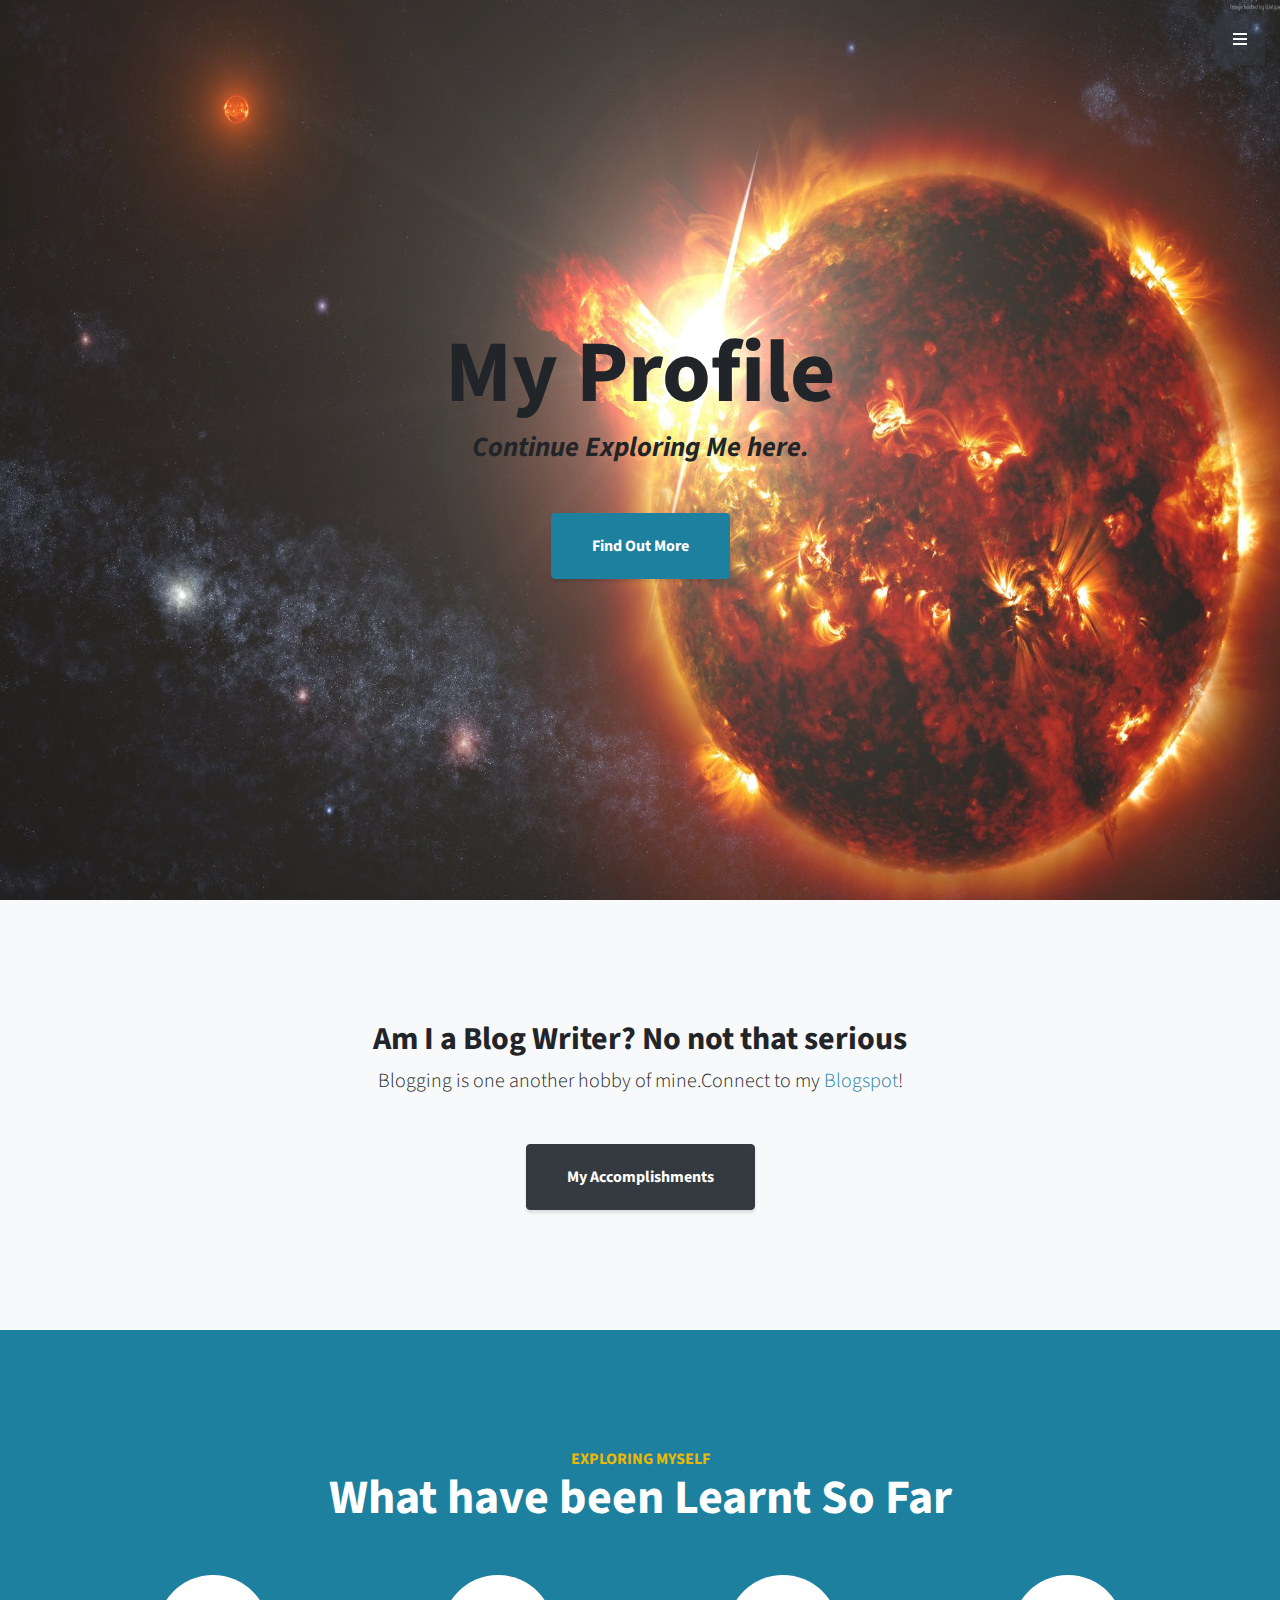
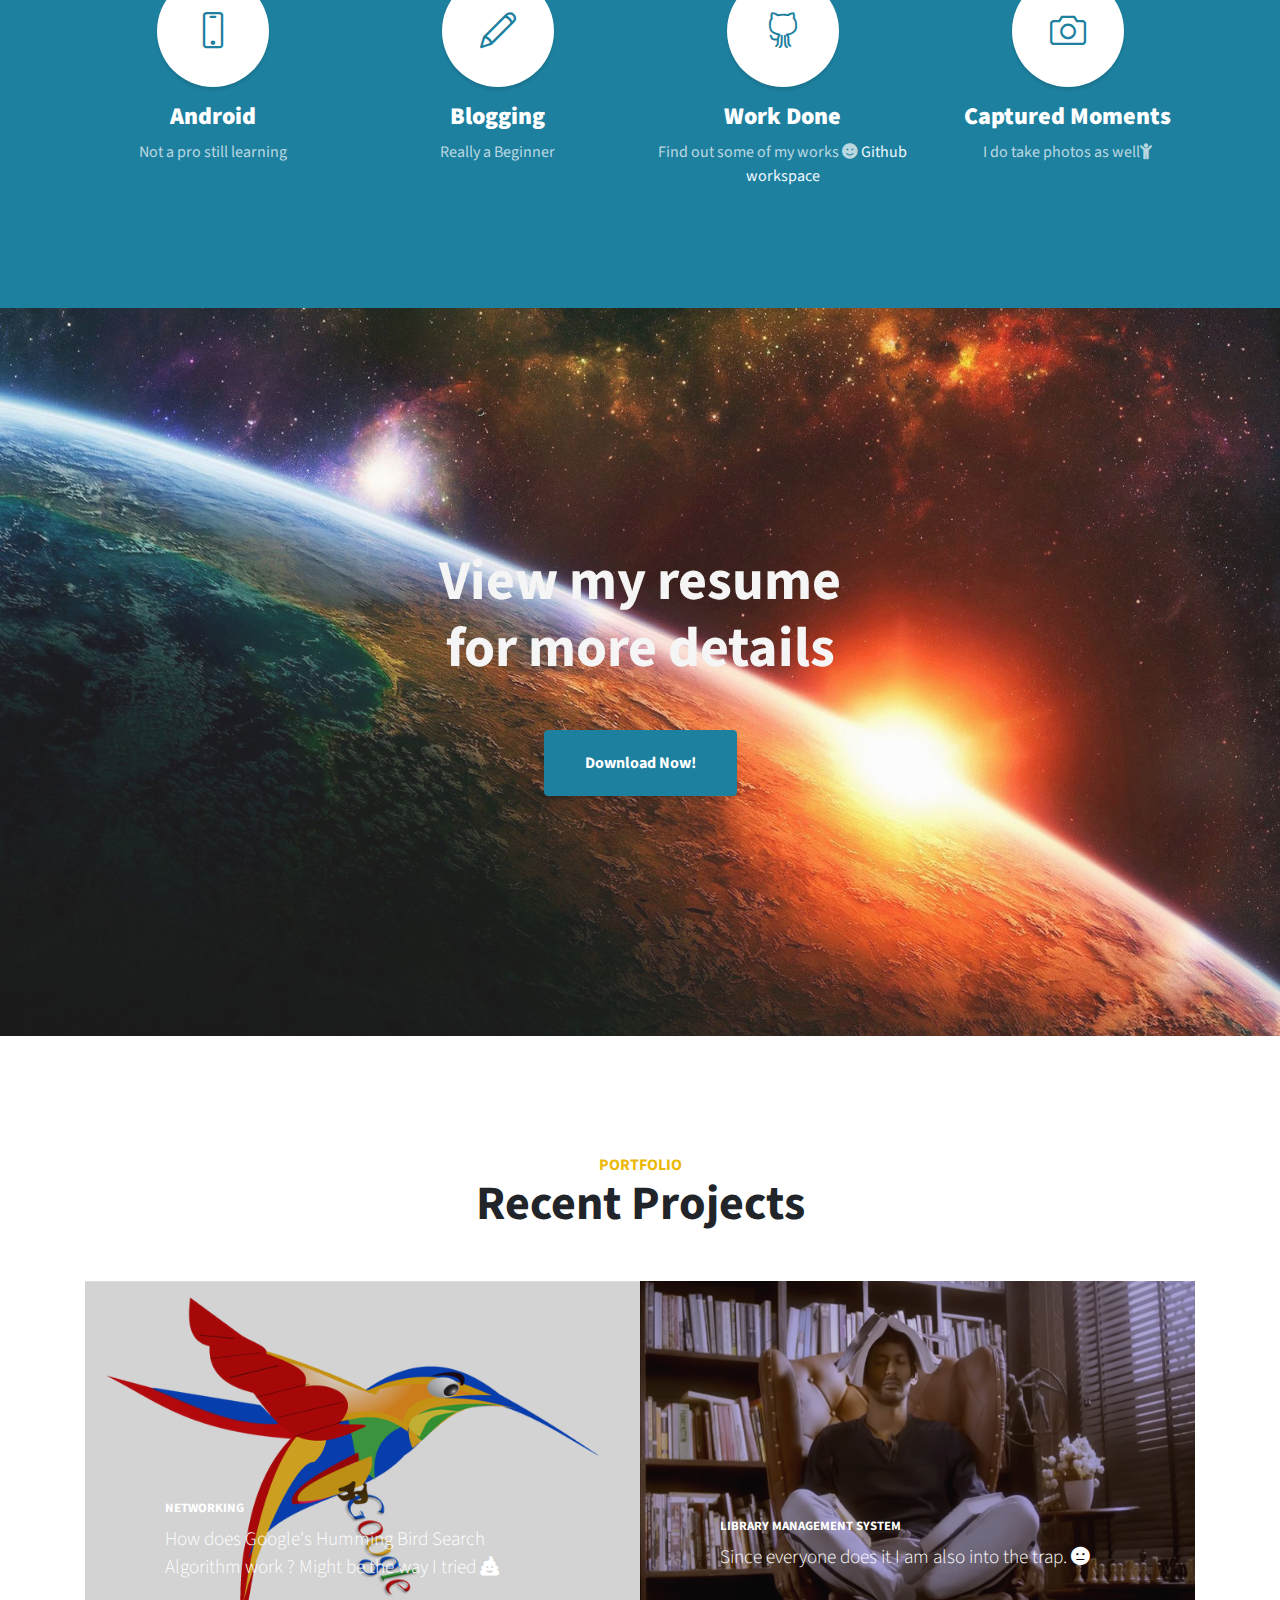
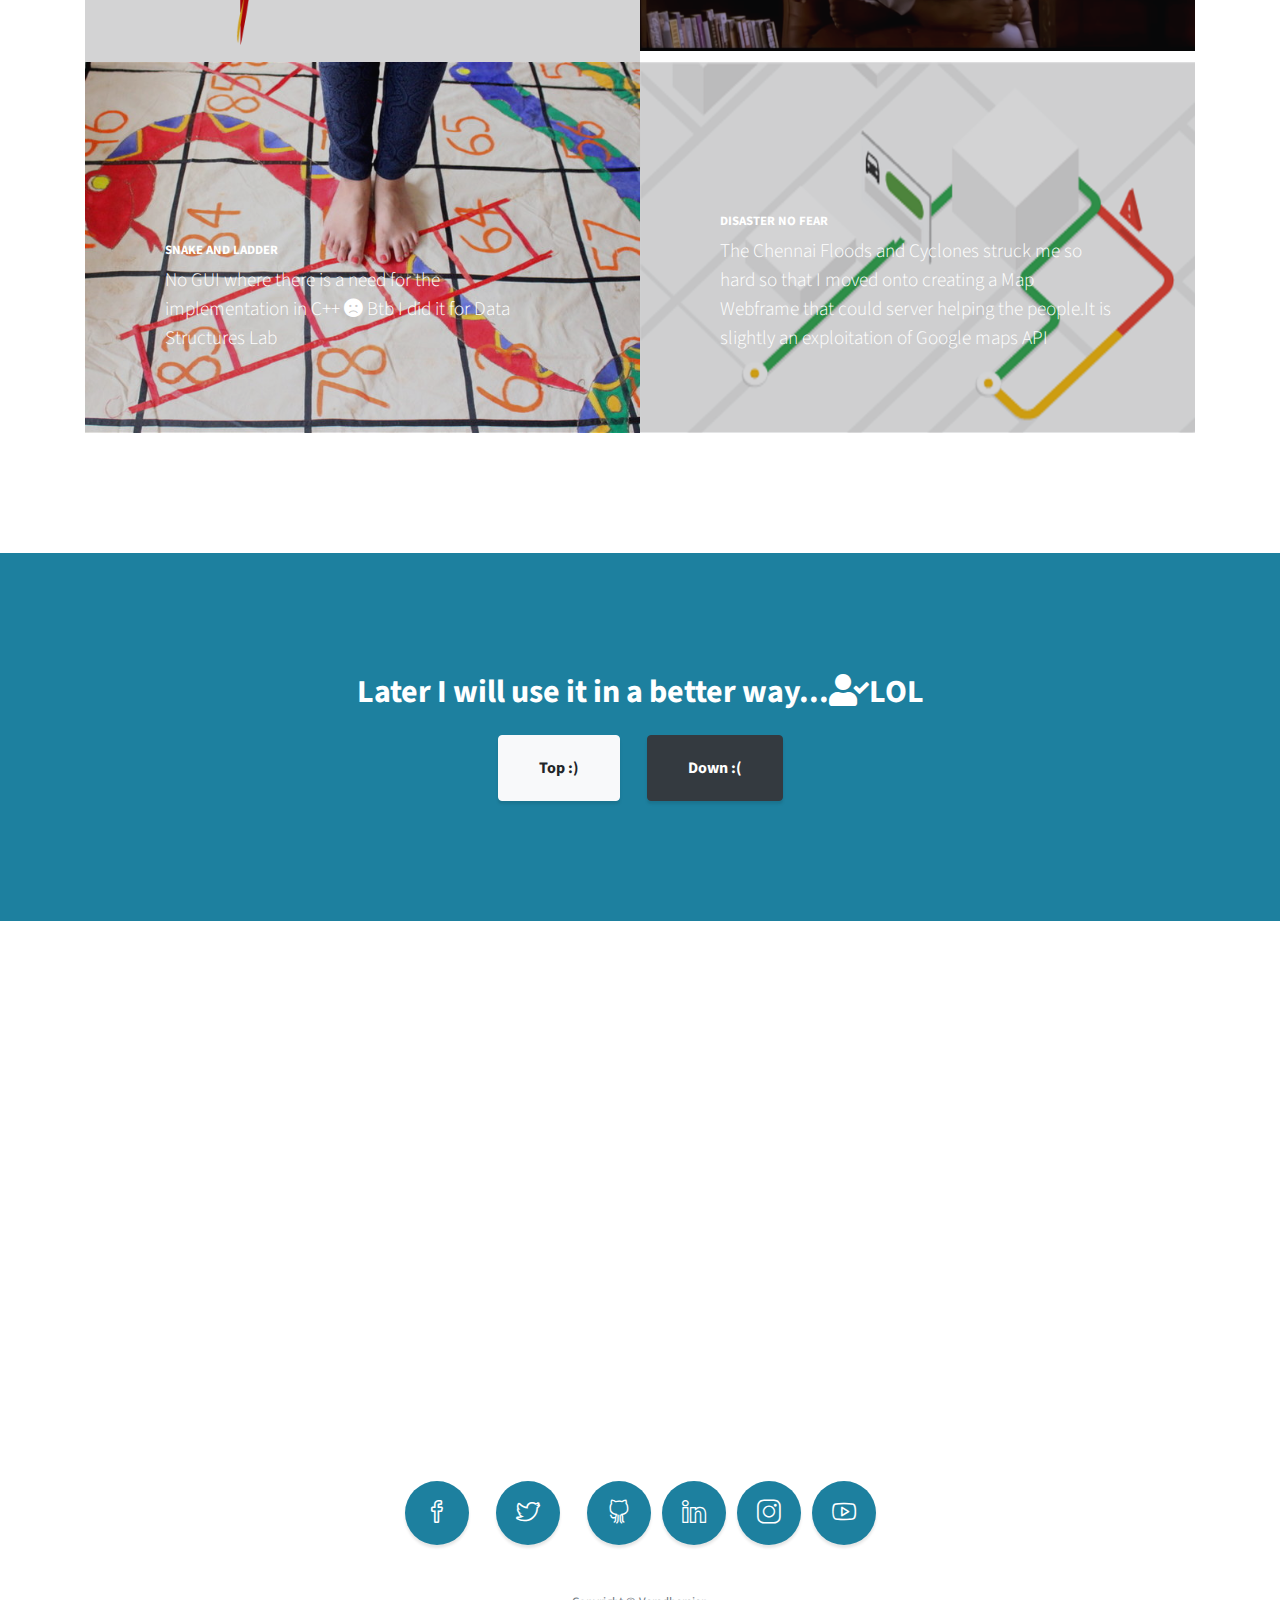
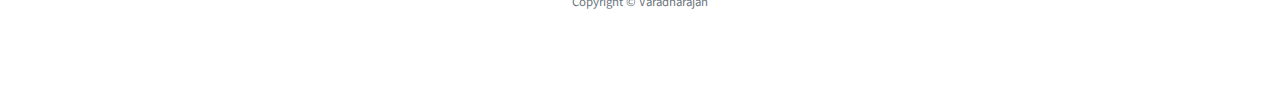
<file: profile.html>
<!DOCTYPE html>
<html lang="en">

  <head>

    <meta charset="utf-8">
    <meta name="viewport" content="width=device-width, initial-scale=1, shrink-to-fit=no">
    <meta name="description" content="">
    <meta name="author" content="">

    <title>Varadharajan Raghavendran</title>

    <!-- Bootstrap Core CSS -->
    <link href="vendor/bootstrap/css/bootstrap.min.css" rel="stylesheet">

    <!-- Custom Fonts -->
    <link href="vendor/fontawesome-free/css/all.min.css" rel="stylesheet" type="text/css">
    <link href="https://fonts.googleapis.com/css?family=Source+Sans+Pro:300,400,700,300italic,400italic,700italic" rel="stylesheet" type="text/css">
    <link href="vendor/simple-line-icons/css/simple-line-icons.css" rel="stylesheet">

    <!-- Custom CSS -->
    <link href="css/stylish-portfolio.min.css" rel="stylesheet">

  </head>

  <body id="page-top">

    <!-- Navigation -->
    <a class="menu-toggle rounded" href="#">
      <i class="fas fa-bars"></i>
    </a>
    <nav id="sidebar-wrapper">
      <ul class="sidebar-nav">
        <li class="sidebar-brand">
          <a class="js-scroll-trigger" href="#page-top">Wanna Know Me?</a>
        </li>
        <li class="sidebar-nav-item">
          <a class="js-scroll-trigger" href="#page-top">Home</a>
        </li>
        <li class="sidebar-nav-item">
          <a class="js-scroll-trigger" href="#about">Blog</a>
        </li>
        <li class="sidebar-nav-item">
          <a class="js-scroll-trigger" href="#services">Know More</a>
        </li>
        <li class="sidebar-nav-item">
          <a class="js-scroll-trigger" href="#portfolio">Projects</a>
        </li>
        <li class="sidebar-nav-item">
          <a class="js-scroll-trigger" href="#contact">Contact</a>
        </li>
      </ul>
    </nav>

    <!-- Header -->
    <header class="masthead d-flex">
      <div class="container text-center my-auto">
        <h1 class="mb-1">My Profile</h1>
        <h3 class="mb-5">
          <em>Continue Exploring Me here.</em>
        </h3>
        <a class="btn btn-primary btn-xl js-scroll-trigger" href="#about">Find Out More</a>
      </div>
      <div class="overlay"></div>
    </header>

    <!-- About -->
    <section class="content-section bg-light" id="about">
      <div class="container text-center">
        <div class="row">
          <div class="col-lg-10 mx-auto">
            <h2>Am I a Blog Writer? No not that serious</h2>
            <p class="lead mb-5">Blogging is one another hobby of mine.Connect to my 
              <a href="https://mrchaos10.blogspot.com/">Blogspot</a>!</p>
            <a class="btn btn-dark btn-xl js-scroll-trigger" href="#services">My Accomplishments</a>
          </div>
        </div>
      </div>
    </section>

    <!-- Services -->
    <section class="content-section bg-primary text-white text-center" id="services">
      <div class="container">
        <div class="content-section-heading">
          <h3 class="text-secondary mb-0">Exploring Myself</h3>
          <h2 class="mb-5">What have been Learnt So Far</h2>
        </div>
        <div class="row">
          <div class="col-lg-3 col-md-6 mb-5 mb-lg-0">
            <span class="service-icon rounded-circle mx-auto mb-3">
              <i class="icon-screen-smartphone"></i>
            </span>
            <h4>
              <strong>Android</strong>
            </h4>
            <p class="text-faded mb-0">Not a pro still learning</p>
          </div>

          <div class="col-lg-3 col-md-6 mb-5 mb-lg-0">
            <span class="service-icon rounded-circle mx-auto mb-3">
              <i class="icon-pencil"></i>
            </span>
            <h4>
              <strong>Blogging</strong>
            </h4>
            <p class="text-faded mb-0">Really a Beginner</p>
          </div>
          
          <div class="col-lg-3 col-md-6 mb-5 mb-md-0">
            <span class="service-icon rounded-circle mx-auto mb-3">
              <i class="icon-social-github"></i>
            </span>
            <h4>
              <strong>Work Done</strong>
            </h4>
            <p class="text-faded mb-0">Find out some of my works
              <i class="fas fa-smile"></i>
              <a href="https://github.com/mrchaos10/" style="color: aliceblue">Github workspace</a></p>
          </div>

          <div class="col-lg-3 col-md-6">
            <span class="service-icon rounded-circle mx-auto mb-3">
              <i class="icon-camera"></i>
            </span>
            <h4>
              <strong>Captured Moments</strong>
            </h4>
            <p class="text-faded mb-0">I do take photos as well<i class="fas fa-child"></i></p>
          </div>
          
        </div>
      </div>
    </section>

    <!-- Callout -->
    <section class="callout">
      <div class="container text-center">
        <h2 class="mx-auto mb-5" style="color: whitesmoke">View my resume 
          for more details</h2>
        <a class="btn btn-primary btn-xl" href="Resume.pdf" download >Download Now!</a>
      </div>
    </section>

    <!-- Portfolio -->
    <section class="content-section" id="portfolio">
      <div class="container">
        <div class="content-section-heading text-center">
          <h3 class="text-secondary mb-0">Portfolio</h3>
          <h2 class="mb-5">Recent Projects</h2>
        </div>
        <div class="row no-gutters">
          <div class="col-lg-6">
            <a class="portfolio-item" href="https://github.com/mrchaos10/HummingBirdFileSearchEngine">
              <span class="caption">
                <span class="caption-content">
                  <h2>Networking</h2>
                  <p class="mb-0">How does Google's Humming Bird Search Algorithm work ? Might be the way I tried <i class="fas fa-poo"></i></p>
                </span>
              </span>
              <img class="img-fluid" src="img/portfolio-1.png" alt="HummingBirdFileSearchEngine" height="457" width="800">
            </a>
          </div>
          <div class="col-lg-6">
            <a class="portfolio-item" href="https://github.com/mrchaos10/LibraryManagementSystem">
              <span class="caption">
                <span class="caption-content">
                  <h2>Library Management System</h2>
                  <p class="mb-0">Since everyone does it I am also into the trap. <i class="fas fa-meh"></i></p>
                </span>
              </span>
              <img class="img-fluid" src="img/portfolio-2.png" alt="Library Manager" height="457" width="800">
            </a>
          </div>
          <div class="col-lg-6">
            <a class="portfolio-item" href="https://github.com/mrchaos10/pdsminiproject">
              <span class="caption">
                <span class="caption-content">
                  <h2>Snake And Ladder</h2>
                  <p class="mb-0">No GUI where there is a need for the implementation in C++ <i class="fas fa-frown"></i> Btb I did it for Data Structures Lab </p>
                </span>
              </span>
              <img class="img-fluid" src="img/portfolio-3.jpg" alt="Snake and Ladder daaww" height="457" width="800">
            </a>
          </div>
          <div class="col-lg-6">
            <a class="portfolio-item" href="https://github.com/mrchaos10/DisasterManagementPlatform">
              <span class="caption">
                <span class="caption-content">
                  <h2>Disaster No Fear</h2>
                  <p class="mb-0">The Chennai Floods and Cyclones struck me so hard so that I moved onto creating a Map Webframe that could server helping the people.It is slightly an exploitation of  Google maps API </p>
                  
                </span>
              </span>
              <img class="img-fluid" src="img/portfolio-4.png" alt="Disaster Manager" height="457" width="800">
            </a>
          </div>
        </div>
      </div>
    </section>

    <!-- Call to Action -->
    <section class="content-section bg-primary text-white">
      <div class="container text-center">
        <h2 class="mb-4">Later I will use it in a better way...<i class="fas fa-user-check"></i>LOL</h2>
        <a href="#" class="btn btn-xl btn-light mr-4">Top :)</a>
        <a href="#contact" class="btn btn-xl btn-dark">Down :(</a>
      </div>
    </section>

    <!-- Map -->
    <section id="contact" class="map">

      <iframe width="100%" height="100%" frameborder="0" scrolling="no" marginheight="0" marginwidth="0" src="https://www.google.com/maps/embed?pb=!1m18!1m12!1m3!1d3887.3296475158586!2d80.23581031346308!3d13.014667517456397!2m3!1f0!2f0!3f0!3m2!1i1024!2i768!4f13.1!3m3!1m2!1s0x3a5267a226fdaafb%3A0x433785ef49b395c6!2sNew+Block+Hostel%2Fvaagai+block!5e0!3m2!1sen!2sin!4v1543662579971" width="600" height="450" frameborder="0" style="border:0" allowfullscreen></iframe>
      <br/>
      <small>
        <a href="https://www.google.com/maps/place/New+Block+Hostel%2Fvaagai+block/@13.0146675,80.2358103,17z/data=!3m1!4b1!4m5!3m4!1s0x3a5267a226fdaafb:0x433785ef49b395c6!8m2!3d13.0146623!4d80.237999?hl=en"></a>
      </small>
    </section>

    <!-- Footer -->
    <footer class="footer text-center">
      <div class="container">
        <ul class="list-inline mb-5">
          <li class="list-inline-item">
            <a class="social-link rounded-circle text-white mr-3" href="https://www.facebook.com/mr.chaos.10">
              <i class="icon-social-facebook"></i>
            </a>
          </li>
          <li class="list-inline-item">
            <a class="social-link rounded-circle text-white mr-3" href="https://twitter.com/mr_chaos_10">
              <i class="icon-social-twitter"></i>
            </a>
          </li>
          <li class="list-inline-item">
            <a class="social-link rounded-circle text-white" href="https://github.com/mrchaos10">
              <i class="icon-social-github"></i>
            </a>
          </li>
        
        
        <li class="list-inline-item">
          <a class="social-link rounded-circle text-white" href="https://www.linkedin.com/mrchaos10">
          <i class="icon-social-linkedin"></i>
          </a>
        </li>
 
        <li class="list-inline-item">
          <a class="social-link rounded-circle text-white" href="https://www.instagram.com/__mr_chaos_10_____/">
          <i class="icon-social-instagram"></i>
          </a>
        </li>
        
        <li class="list-inline-item">
          <a class="social-link rounded-circle text-white" href="https://www.youtube.com/channel/UCzpevHSkBma6BYC2aAAXnXQ">
          <i class="icon-social-youtube"></i>
          </a>
        </li>
      </ul>
        <p class="text-muted small mb-0">Copyright &copy; Varadharajan</p>
      </div>
    </footer>

    <!-- Scroll to Top Button-->
    <a class="scroll-to-top rounded js-scroll-trigger" href="#page-top">
      <i class="fas fa-angle-up"></i>
    </a>

    <!-- Bootstrap core JavaScript -->
    <script src="vendor/jquery/jquery.min.js"></script>
    <script src="vendor/bootstrap/js/bootstrap.bundle.min.js"></script>

    <!-- Plugin JavaScript -->
    <script src="vendor/jquery-easing/jquery.easing.min.js"></script>

    <!-- Custom scripts for this template -->
    <script src="js/stylish-portfolio.min.js"></script>

  </body>

</html>
</file>
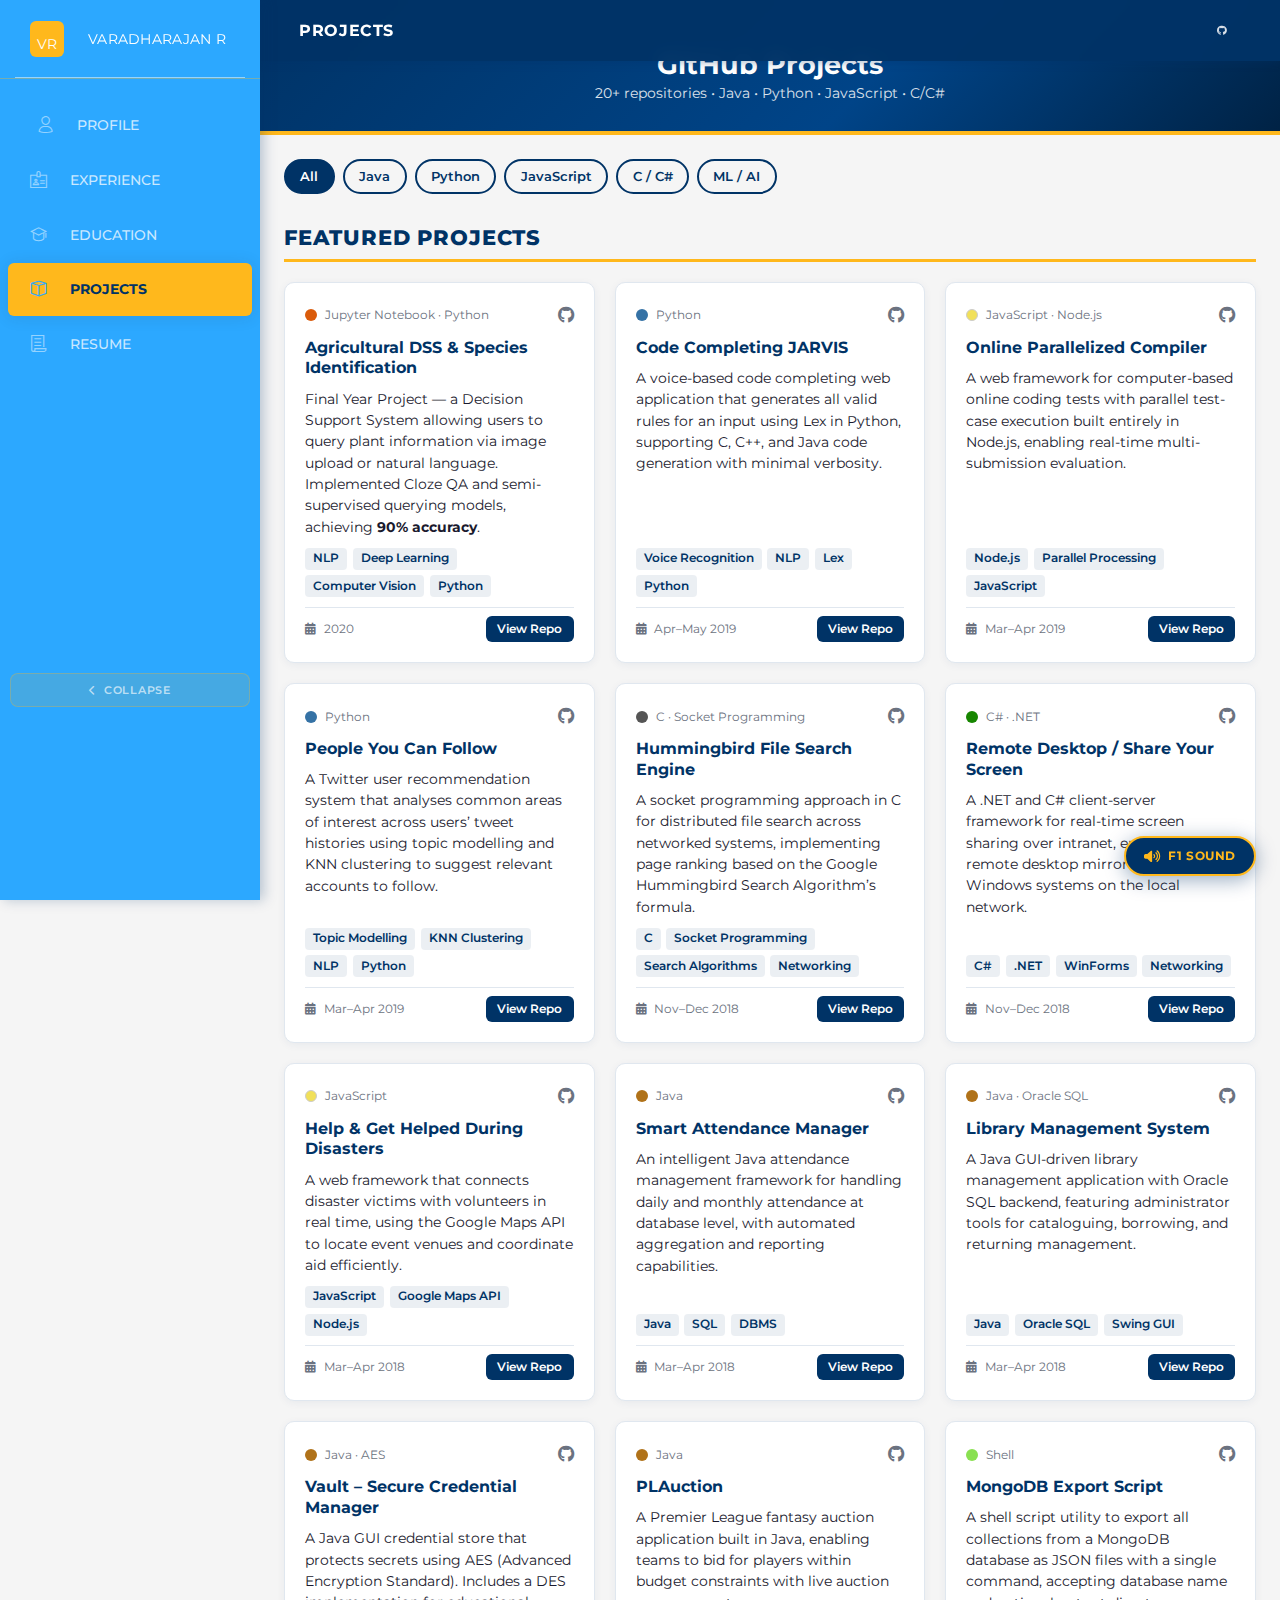
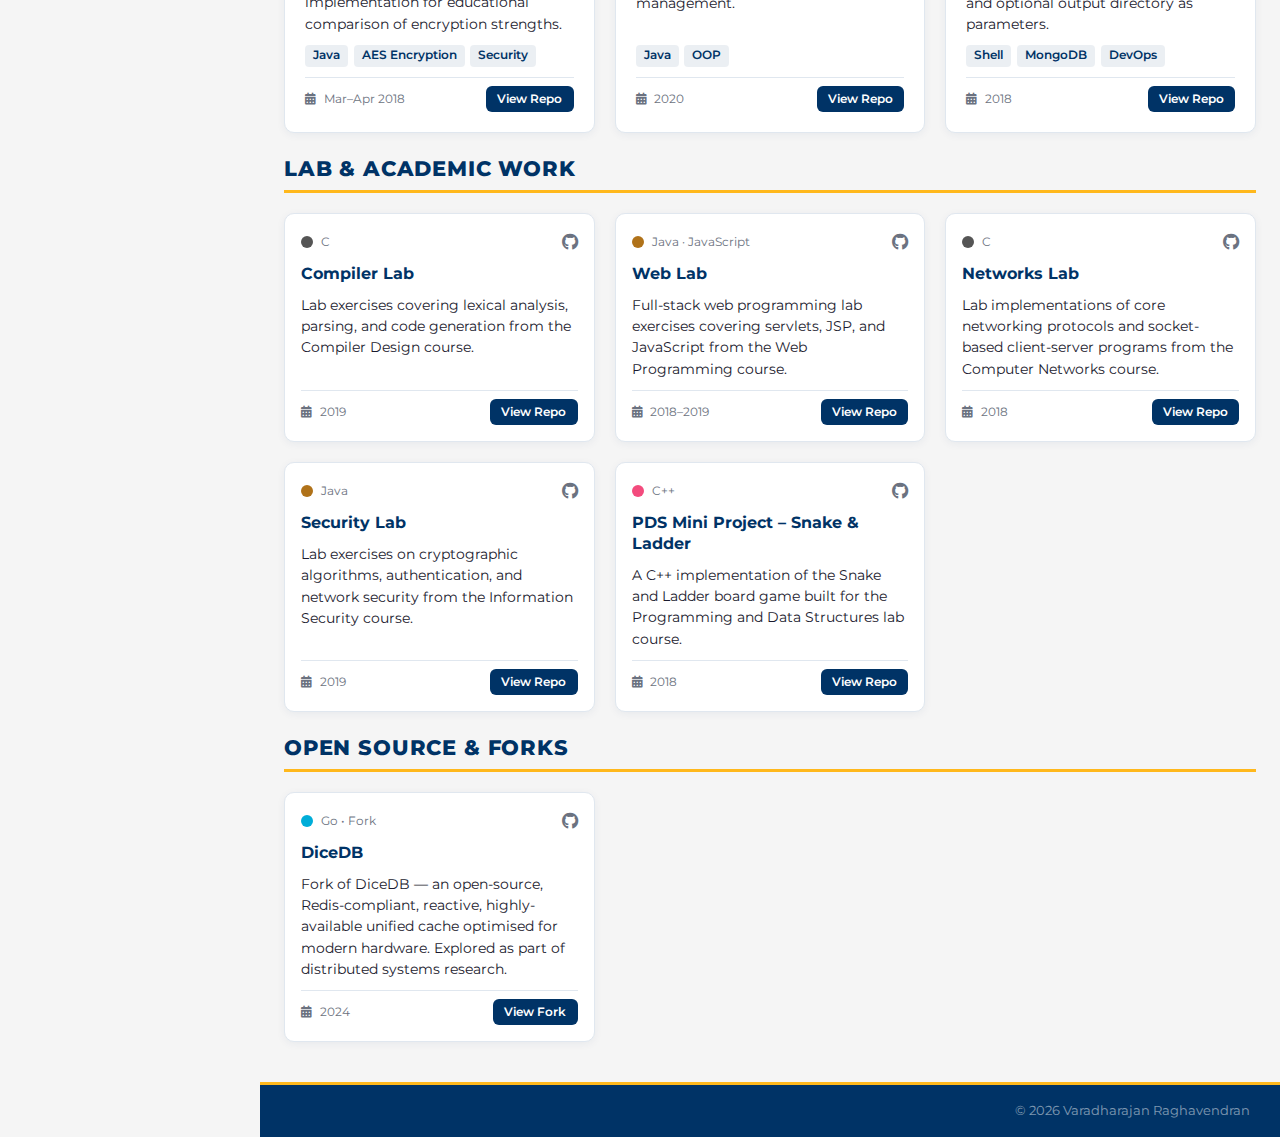
<file: projects.html>
<!DOCTYPE html>
<html lang="en">
<head>
  <meta charset="utf-8">
  <meta name="viewport" content="width=device-width, initial-scale=1, shrink-to-fit=no">
  <meta name="description" content="Varadharajan Raghavendran – GitHub projects spanning NLP, distributed systems, Android, Java, Python, C and more.">
  <meta name="author" content="Varadharajan Raghavendran">
  <title>Projects – Varadharajan Raghavendran</title>
  <link rel="icon" type="image/png" href="assets/img/favicon.png">
  <link rel="apple-touch-icon" sizes="76x76" href="assets/img/apple-icon.png">
  <link href="https://fonts.googleapis.com/css?family=Montserrat:400,700,200" rel="stylesheet">
  <link href="https://cdnjs.cloudflare.com/ajax/libs/font-awesome/6.5.0/css/all.min.css" rel="stylesheet">
  <link href="css/now-ui.css" rel="stylesheet">
  <link href="css/portfolio.css" rel="stylesheet">
</head>
<body>
  <a class="skip-link" href="#main-content">Skip to main content</a>

  <div class="wrapper">
    <!-- Sidebar -->
    <aside id="sidebar" class="sidebar" data-color="blue" aria-label="Main navigation">
      <div class="sidebar-wrapper">
        <div class="logo">
          <a href="index.html" class="simple-text logo-mini" aria-label="VR initials">VR</a>
          <a href="index.html" class="simple-text logo-normal">Varadharajan R</a>
        </div>
        <nav aria-label="Site navigation">
          <ul class="nav">
            <li class="nav-item">
              <a class="nav-link" href="index.html" data-tip="Profile">
                <i class="now-ui-icons users_single-02" aria-hidden="true"></i>
                <span>Profile</span>
              </a>
            </li>
            <li class="nav-item">
              <a class="nav-link" href="experience.html" data-tip="Experience">
                <i class="now-ui-icons business_badge" aria-hidden="true"></i>
                <span>Experience</span>
              </a>
            </li>
            <li class="nav-item">
              <a class="nav-link" href="education.html" data-tip="Education">
                <i class="now-ui-icons education_hat" aria-hidden="true"></i>
                <span>Education</span>
              </a>
            </li>
            <li class="nav-item active">
              <a class="nav-link" href="projects.html" aria-current="page" data-tip="Projects">
                <i class="now-ui-icons design_app" aria-hidden="true"></i>
                <span>Projects</span>
              </a>
            </li>
            <li class="nav-item">
              <a class="nav-link" href="Resume.pdf" target="_blank" rel="noopener" aria-label="Download Resume PDF" data-tip="Resume">
                <i class="now-ui-icons files_paper" aria-hidden="true"></i>
                <span>Resume</span>
              </a>
            </li>
          </ul>
        </nav>
        <button class="sidebar-collapse-btn" id="sidebarCollapseBtn" aria-label="Collapse sidebar">
          <i class="fas fa-chevron-left" aria-hidden="true"></i>
          <span class="collapse-text">Collapse</span>
        </button>
      </div>
    </aside>

    <div class="main-panel">
      <nav class="navbar navbar-expand-lg navbar-transparent navbar-absolute" aria-label="Top bar">
        <div class="container-fluid">
          <button class="navbar-toggler sidebar-toggler" type="button"
                  aria-label="Toggle sidebar" aria-expanded="false" aria-controls="sidebar">
            <span class="navbar-toggler-bar bar1"></span>
            <span class="navbar-toggler-bar bar2"></span>
            <span class="navbar-toggler-bar bar3"></span>
          </button>
          <span class="navbar-brand">Projects</span>
          <div class="collapse navbar-collapse justify-content-end">
            <ul class="navbar-nav">
              <li class="nav-item">
                <a class="nav-link" href="https://github.com/mrchaos10" target="_blank" rel="noopener" aria-label="GitHub profile">
                  <i class="fab fa-github" aria-hidden="true"></i>
                </a>
              </li>
            </ul>
          </div>
        </div>
      </nav>

      <div class="panel-header panel-header-sm" role="banner">
        <div class="header-content text-center">
          <h1 class="header-title-sm">GitHub Projects</h1>
          <p class="header-subtitle-sm">20+ repositories &bull; Java &bull; Python &bull; JavaScript &bull; C/C#</p>
        </div>
      </div>

      <main id="main-content" class="content">

        <!-- Filter Bar -->
        <div class="row mb-3">
          <div class="col-12">
            <div class="proj-filter-bar" role="group" aria-label="Filter projects by language">
              <button class="proj-filter-btn active" data-filter="all">All</button>
              <button class="proj-filter-btn" data-filter="java">Java</button>
              <button class="proj-filter-btn" data-filter="python">Python</button>
              <button class="proj-filter-btn" data-filter="javascript">JavaScript</button>
              <button class="proj-filter-btn" data-filter="c">C / C#</button>
              <button class="proj-filter-btn" data-filter="ml">ML / AI</button>
            </div>
          </div>
        </div>

        <!-- ── FEATURED PROJECTS ────────────────────────── -->
        <section aria-labelledby="featured-heading">
          <h2 id="featured-heading" class="section-title">Featured Projects</h2>
          <div class="proj-grid">

            <!-- Agricultural DSS -->
            <article class="proj-card" data-lang="python ml" aria-label="Agricultural Domain Species Identification project">
              <div class="proj-card-header">
                <div class="proj-lang-dot" style="background:#DA5B0B;" aria-hidden="true"></div>
                <span class="proj-lang-label">Jupyter Notebook · Python</span>
                <a href="https://github.com/mrchaos10/AGRICULTURAL-DOMAIN-SPECIES-IDENTIFICATION-AND-SEMI-SUPERVISED-QUERYING-SYSTEM"
                   class="proj-github-link" target="_blank" rel="noopener" aria-label="View on GitHub">
                  <i class="fab fa-github" aria-hidden="true"></i>
                </a>
              </div>
              <h3 class="proj-title">Agricultural DSS &amp; Species Identification</h3>
              <p class="proj-desc">Final Year Project — a Decision Support System allowing users to query plant information via image upload or natural language. Implemented Cloze QA and semi-supervised querying models, achieving <strong>90% accuracy</strong>.</p>
              <div class="proj-tags">
                <span class="proj-tag">NLP</span>
                <span class="proj-tag">Deep Learning</span>
                <span class="proj-tag">Computer Vision</span>
                <span class="proj-tag">Python</span>
              </div>
              <div class="proj-footer">
                <span class="proj-year"><i class="fas fa-calendar-alt" aria-hidden="true"></i> 2020</span>
                <a href="https://github.com/mrchaos10/AGRICULTURAL-DOMAIN-SPECIES-IDENTIFICATION-AND-SEMI-SUPERVISED-QUERYING-SYSTEM"
                   class="proj-btn" target="_blank" rel="noopener">View Repo</a>
              </div>
            </article>

            <!-- Code Completing JARVIS -->
            <article class="proj-card" data-lang="python ml" aria-label="Code Completing JARVIS project">
              <div class="proj-card-header">
                <div class="proj-lang-dot" style="background:#3572A5;" aria-hidden="true"></div>
                <span class="proj-lang-label">Python</span>
                <a href="https://github.com/mrchaos10/Your_JARVIS_to_CODE"
                   class="proj-github-link" target="_blank" rel="noopener" aria-label="View on GitHub">
                  <i class="fab fa-github" aria-hidden="true"></i>
                </a>
              </div>
              <h3 class="proj-title">Code Completing JARVIS</h3>
              <p class="proj-desc">A voice-based code completing web application that generates all valid rules for an input using Lex in Python, supporting C, C++, and Java code generation with minimal verbosity.</p>
              <div class="proj-tags">
                <span class="proj-tag">Voice Recognition</span>
                <span class="proj-tag">NLP</span>
                <span class="proj-tag">Lex</span>
                <span class="proj-tag">Python</span>
              </div>
              <div class="proj-footer">
                <span class="proj-year"><i class="fas fa-calendar-alt" aria-hidden="true"></i> Apr–May 2019</span>
                <a href="https://github.com/mrchaos10/Your_JARVIS_to_CODE" class="proj-btn" target="_blank" rel="noopener">View Repo</a>
              </div>
            </article>

            <!-- Online Parallelized Compiler -->
            <article class="proj-card" data-lang="javascript" aria-label="Online Parallelized Compiler project">
              <div class="proj-card-header">
                <div class="proj-lang-dot" style="background:#F1E05A;border:1px solid #ccc;" aria-hidden="true"></div>
                <span class="proj-lang-label">JavaScript · Node.js</span>
                <a href="https://github.com/mrchaos10/Onlinecompiler"
                   class="proj-github-link" target="_blank" rel="noopener" aria-label="View on GitHub">
                  <i class="fab fa-github" aria-hidden="true"></i>
                </a>
              </div>
              <h3 class="proj-title">Online Parallelized Compiler</h3>
              <p class="proj-desc">A web framework for computer-based online coding tests with parallel test-case execution built entirely in Node.js, enabling real-time multi-submission evaluation.</p>
              <div class="proj-tags">
                <span class="proj-tag">Node.js</span>
                <span class="proj-tag">Parallel Processing</span>
                <span class="proj-tag">JavaScript</span>
              </div>
              <div class="proj-footer">
                <span class="proj-year"><i class="fas fa-calendar-alt" aria-hidden="true"></i> Mar–Apr 2019</span>
                <a href="https://github.com/mrchaos10/Onlinecompiler" class="proj-btn" target="_blank" rel="noopener">View Repo</a>
              </div>
            </article>

            <!-- People You Can Follow -->
            <article class="proj-card" data-lang="python ml" aria-label="People You Can Follow recommender project">
              <div class="proj-card-header">
                <div class="proj-lang-dot" style="background:#3572A5;" aria-hidden="true"></div>
                <span class="proj-lang-label">Python</span>
                <a href="https://github.com/mrchaos10/Common-Area-of-Interest-Analysis"
                   class="proj-github-link" target="_blank" rel="noopener" aria-label="View on GitHub">
                  <i class="fab fa-github" aria-hidden="true"></i>
                </a>
              </div>
              <h3 class="proj-title">People You Can Follow</h3>
              <p class="proj-desc">A Twitter user recommendation system that analyses common areas of interest across users&rsquo; tweet histories using topic modelling and KNN clustering to suggest relevant accounts to follow.</p>
              <div class="proj-tags">
                <span class="proj-tag">Topic Modelling</span>
                <span class="proj-tag">KNN Clustering</span>
                <span class="proj-tag">NLP</span>
                <span class="proj-tag">Python</span>
              </div>
              <div class="proj-footer">
                <span class="proj-year"><i class="fas fa-calendar-alt" aria-hidden="true"></i> Mar–Apr 2019</span>
                <a href="https://github.com/mrchaos10/Common-Area-of-Interest-Analysis" class="proj-btn" target="_blank" rel="noopener">View Repo</a>
              </div>
            </article>

            <!-- Hummingbird File Search Engine -->
            <article class="proj-card" data-lang="c" aria-label="Hummingbird File Search Engine project">
              <div class="proj-card-header">
                <div class="proj-lang-dot" style="background:#555555;" aria-hidden="true"></div>
                <span class="proj-lang-label">C · Socket Programming</span>
                <a href="https://github.com/mrchaos10/HummingBirdFileSearchEngine"
                   class="proj-github-link" target="_blank" rel="noopener" aria-label="View on GitHub">
                  <i class="fab fa-github" aria-hidden="true"></i>
                </a>
              </div>
              <h3 class="proj-title">Hummingbird File Search Engine</h3>
              <p class="proj-desc">A socket programming approach in C for distributed file search across networked systems, implementing page ranking based on the Google Hummingbird Search Algorithm&rsquo;s formula.</p>
              <div class="proj-tags">
                <span class="proj-tag">C</span>
                <span class="proj-tag">Socket Programming</span>
                <span class="proj-tag">Search Algorithms</span>
                <span class="proj-tag">Networking</span>
              </div>
              <div class="proj-footer">
                <span class="proj-year"><i class="fas fa-calendar-alt" aria-hidden="true"></i> Nov–Dec 2018</span>
                <a href="https://github.com/mrchaos10/HummingBirdFileSearchEngine" class="proj-btn" target="_blank" rel="noopener">View Repo</a>
              </div>
            </article>

            <!-- Remote Desktop -->
            <article class="proj-card" data-lang="c" aria-label="Remote Desktop screen sharing project">
              <div class="proj-card-header">
                <div class="proj-lang-dot" style="background:#178600;" aria-hidden="true"></div>
                <span class="proj-lang-label">C# · .NET</span>
                <a href="https://github.com/mrchaos10/RemoteDesktop"
                   class="proj-github-link" target="_blank" rel="noopener" aria-label="View on GitHub">
                  <i class="fab fa-github" aria-hidden="true"></i>
                </a>
              </div>
              <h3 class="proj-title">Remote Desktop / Share Your Screen</h3>
              <p class="proj-desc">A .NET and C# client-server framework for real-time screen sharing over intranet, enabling remote desktop mirroring across Windows systems on the local network.</p>
              <div class="proj-tags">
                <span class="proj-tag">C#</span>
                <span class="proj-tag">.NET</span>
                <span class="proj-tag">WinForms</span>
                <span class="proj-tag">Networking</span>
              </div>
              <div class="proj-footer">
                <span class="proj-year"><i class="fas fa-calendar-alt" aria-hidden="true"></i> Nov–Dec 2018</span>
                <a href="https://github.com/mrchaos10/RemoteDesktop" class="proj-btn" target="_blank" rel="noopener">View Repo</a>
              </div>
            </article>

            <!-- Disaster Management Platform -->
            <article class="proj-card" data-lang="javascript" aria-label="Disaster Management Platform project">
              <div class="proj-card-header">
                <div class="proj-lang-dot" style="background:#F1E05A;border:1px solid #ccc;" aria-hidden="true"></div>
                <span class="proj-lang-label">JavaScript</span>
                <a href="https://github.com/mrchaos10/DisasterManagementPlatform"
                   class="proj-github-link" target="_blank" rel="noopener" aria-label="View on GitHub">
                  <i class="fab fa-github" aria-hidden="true"></i>
                </a>
              </div>
              <h3 class="proj-title">Help &amp; Get Helped During Disasters</h3>
              <p class="proj-desc">A web framework that connects disaster victims with volunteers in real time, using the Google Maps API to locate event venues and coordinate aid efficiently.</p>
              <div class="proj-tags">
                <span class="proj-tag">JavaScript</span>
                <span class="proj-tag">Google Maps API</span>
                <span class="proj-tag">Node.js</span>
              </div>
              <div class="proj-footer">
                <span class="proj-year"><i class="fas fa-calendar-alt" aria-hidden="true"></i> Mar–Apr 2018</span>
                <a href="https://github.com/mrchaos10/DisasterManagementPlatform" class="proj-btn" target="_blank" rel="noopener">View Repo</a>
              </div>
            </article>

            <!-- Smart Attendance Manager -->
            <article class="proj-card" data-lang="java" aria-label="Smart Attendance Manager project">
              <div class="proj-card-header">
                <div class="proj-lang-dot" style="background:#B07219;" aria-hidden="true"></div>
                <span class="proj-lang-label">Java</span>
                <a href="https://github.com/mrchaos10/Dbmsminiproject"
                   class="proj-github-link" target="_blank" rel="noopener" aria-label="View on GitHub">
                  <i class="fab fa-github" aria-hidden="true"></i>
                </a>
              </div>
              <h3 class="proj-title">Smart Attendance Manager</h3>
              <p class="proj-desc">An intelligent Java attendance management framework for handling daily and monthly attendance at database level, with automated aggregation and reporting capabilities.</p>
              <div class="proj-tags">
                <span class="proj-tag">Java</span>
                <span class="proj-tag">SQL</span>
                <span class="proj-tag">DBMS</span>
              </div>
              <div class="proj-footer">
                <span class="proj-year"><i class="fas fa-calendar-alt" aria-hidden="true"></i> Mar–Apr 2018</span>
                <a href="https://github.com/mrchaos10/Dbmsminiproject" class="proj-btn" target="_blank" rel="noopener">View Repo</a>
              </div>
            </article>

            <!-- Library Management System -->
            <article class="proj-card" data-lang="java" aria-label="Library Management System project">
              <div class="proj-card-header">
                <div class="proj-lang-dot" style="background:#B07219;" aria-hidden="true"></div>
                <span class="proj-lang-label">Java · Oracle SQL</span>
                <a href="https://github.com/mrchaos10/LibraryManagementSystem"
                   class="proj-github-link" target="_blank" rel="noopener" aria-label="View on GitHub">
                  <i class="fab fa-github" aria-hidden="true"></i>
                </a>
              </div>
              <h3 class="proj-title">Library Management System</h3>
              <p class="proj-desc">A Java GUI-driven library management application with Oracle SQL backend, featuring administrator tools for cataloguing, borrowing, and returning management.</p>
              <div class="proj-tags">
                <span class="proj-tag">Java</span>
                <span class="proj-tag">Oracle SQL</span>
                <span class="proj-tag">Swing GUI</span>
              </div>
              <div class="proj-footer">
                <span class="proj-year"><i class="fas fa-calendar-alt" aria-hidden="true"></i> Mar–Apr 2018</span>
                <a href="https://github.com/mrchaos10/LibraryManagementSystem" class="proj-btn" target="_blank" rel="noopener">View Repo</a>
              </div>
            </article>

            <!-- Vault -->
            <article class="proj-card" data-lang="java" aria-label="Vault credential manager project">
              <div class="proj-card-header">
                <div class="proj-lang-dot" style="background:#B07219;" aria-hidden="true"></div>
                <span class="proj-lang-label">Java · AES</span>
                <a href="https://github.com/mrchaos10/OsMiniProject"
                   class="proj-github-link" target="_blank" rel="noopener" aria-label="View on GitHub">
                  <i class="fab fa-github" aria-hidden="true"></i>
                </a>
              </div>
              <h3 class="proj-title">Vault – Secure Credential Manager</h3>
              <p class="proj-desc">A Java GUI credential store that protects secrets using AES (Advanced Encryption Standard). Includes a DES implementation for educational comparison of encryption strengths.</p>
              <div class="proj-tags">
                <span class="proj-tag">Java</span>
                <span class="proj-tag">AES Encryption</span>
                <span class="proj-tag">Security</span>
              </div>
              <div class="proj-footer">
                <span class="proj-year"><i class="fas fa-calendar-alt" aria-hidden="true"></i> Mar–Apr 2018</span>
                <a href="https://github.com/mrchaos10/OsMiniProject" class="proj-btn" target="_blank" rel="noopener">View Repo</a>
              </div>
            </article>

            <!-- PLAuction -->
            <article class="proj-card" data-lang="java" aria-label="PLAuction project">
              <div class="proj-card-header">
                <div class="proj-lang-dot" style="background:#B07219;" aria-hidden="true"></div>
                <span class="proj-lang-label">Java</span>
                <a href="https://github.com/mrchaos10/PLAuction"
                   class="proj-github-link" target="_blank" rel="noopener" aria-label="View on GitHub">
                  <i class="fab fa-github" aria-hidden="true"></i>
                </a>
              </div>
              <h3 class="proj-title">PLAuction</h3>
              <p class="proj-desc">A Premier League fantasy auction application built in Java, enabling teams to bid for players within budget constraints with live auction management.</p>
              <div class="proj-tags">
                <span class="proj-tag">Java</span>
                <span class="proj-tag">OOP</span>
              </div>
              <div class="proj-footer">
                <span class="proj-year"><i class="fas fa-calendar-alt" aria-hidden="true"></i> 2020</span>
                <a href="https://github.com/mrchaos10/PLAuction" class="proj-btn" target="_blank" rel="noopener">View Repo</a>
              </div>
            </article>

            <!-- MongoDB Export -->
            <article class="proj-card" data-lang="javascript" aria-label="MongoDB export script project">
              <div class="proj-card-header">
                <div class="proj-lang-dot" style="background:#89E051;" aria-hidden="true"></div>
                <span class="proj-lang-label">Shell</span>
                <a href="https://github.com/mrchaos10/export-mongoDB-datas-as-.json-file"
                   class="proj-github-link" target="_blank" rel="noopener" aria-label="View on GitHub">
                  <i class="fab fa-github" aria-hidden="true"></i>
                </a>
              </div>
              <h3 class="proj-title">MongoDB Export Script</h3>
              <p class="proj-desc">A shell script utility to export all collections from a MongoDB database as JSON files with a single command, accepting database name and optional output directory as parameters.</p>
              <div class="proj-tags">
                <span class="proj-tag">Shell</span>
                <span class="proj-tag">MongoDB</span>
                <span class="proj-tag">DevOps</span>
              </div>
              <div class="proj-footer">
                <span class="proj-year"><i class="fas fa-calendar-alt" aria-hidden="true"></i> 2018</span>
                <a href="https://github.com/mrchaos10/export-mongoDB-datas-as-.json-file" class="proj-btn" target="_blank" rel="noopener">View Repo</a>
              </div>
            </article>

          </div><!-- /proj-grid -->
        </section>

        <!-- ── LAB & ACADEMIC WORK ─────────────────────── -->
        <section aria-labelledby="lab-heading" class="mt-4">
          <h2 id="lab-heading" class="section-title">Lab &amp; Academic Work</h2>
          <div class="proj-grid proj-grid-sm">

            <article class="proj-card proj-card-sm" data-lang="c" aria-label="Compiler Lab project">
              <div class="proj-card-header">
                <div class="proj-lang-dot" style="background:#555555;" aria-hidden="true"></div>
                <span class="proj-lang-label">C</span>
                <a href="https://github.com/mrchaos10/CompilerLab" class="proj-github-link" target="_blank" rel="noopener" aria-label="View on GitHub">
                  <i class="fab fa-github" aria-hidden="true"></i>
                </a>
              </div>
              <h3 class="proj-title">Compiler Lab</h3>
              <p class="proj-desc">Lab exercises covering lexical analysis, parsing, and code generation from the Compiler Design course.</p>
              <div class="proj-footer">
                <span class="proj-year"><i class="fas fa-calendar-alt" aria-hidden="true"></i> 2019</span>
                <a href="https://github.com/mrchaos10/CompilerLab" class="proj-btn" target="_blank" rel="noopener">View Repo</a>
              </div>
            </article>

            <article class="proj-card proj-card-sm" data-lang="java javascript" aria-label="Web Lab project">
              <div class="proj-card-header">
                <div class="proj-lang-dot" style="background:#B07219;" aria-hidden="true"></div>
                <span class="proj-lang-label">Java · JavaScript</span>
                <a href="https://github.com/mrchaos10/WebLab" class="proj-github-link" target="_blank" rel="noopener" aria-label="View on GitHub">
                  <i class="fab fa-github" aria-hidden="true"></i>
                </a>
              </div>
              <h3 class="proj-title">Web Lab</h3>
              <p class="proj-desc">Full-stack web programming lab exercises covering servlets, JSP, and JavaScript from the Web Programming course.</p>
              <div class="proj-footer">
                <span class="proj-year"><i class="fas fa-calendar-alt" aria-hidden="true"></i> 2018–2019</span>
                <a href="https://github.com/mrchaos10/WebLab" class="proj-btn" target="_blank" rel="noopener">View Repo</a>
              </div>
            </article>

            <article class="proj-card proj-card-sm" data-lang="c" aria-label="Networks Lab project">
              <div class="proj-card-header">
                <div class="proj-lang-dot" style="background:#555555;" aria-hidden="true"></div>
                <span class="proj-lang-label">C</span>
                <a href="https://github.com/mrchaos10/Networks_Lab" class="proj-github-link" target="_blank" rel="noopener" aria-label="View on GitHub">
                  <i class="fab fa-github" aria-hidden="true"></i>
                </a>
              </div>
              <h3 class="proj-title">Networks Lab</h3>
              <p class="proj-desc">Lab implementations of core networking protocols and socket-based client-server programs from the Computer Networks course.</p>
              <div class="proj-footer">
                <span class="proj-year"><i class="fas fa-calendar-alt" aria-hidden="true"></i> 2018</span>
                <a href="https://github.com/mrchaos10/Networks_Lab" class="proj-btn" target="_blank" rel="noopener">View Repo</a>
              </div>
            </article>

            <article class="proj-card proj-card-sm" data-lang="java" aria-label="Security Lab project">
              <div class="proj-card-header">
                <div class="proj-lang-dot" style="background:#B07219;" aria-hidden="true"></div>
                <span class="proj-lang-label">Java</span>
                <a href="https://github.com/mrchaos10/Security-Lab" class="proj-github-link" target="_blank" rel="noopener" aria-label="View on GitHub">
                  <i class="fab fa-github" aria-hidden="true"></i>
                </a>
              </div>
              <h3 class="proj-title">Security Lab</h3>
              <p class="proj-desc">Lab exercises on cryptographic algorithms, authentication, and network security from the Information Security course.</p>
              <div class="proj-footer">
                <span class="proj-year"><i class="fas fa-calendar-alt" aria-hidden="true"></i> 2019</span>
                <a href="https://github.com/mrchaos10/Security-Lab" class="proj-btn" target="_blank" rel="noopener">View Repo</a>
              </div>
            </article>

            <article class="proj-card proj-card-sm" data-lang="c" aria-label="PDS Mini Project">
              <div class="proj-card-header">
                <div class="proj-lang-dot" style="background:#F34B7D;" aria-hidden="true"></div>
                <span class="proj-lang-label">C++</span>
                <a href="https://github.com/mrchaos10/Pdsminiproject" class="proj-github-link" target="_blank" rel="noopener" aria-label="View on GitHub">
                  <i class="fab fa-github" aria-hidden="true"></i>
                </a>
              </div>
              <h3 class="proj-title">PDS Mini Project – Snake &amp; Ladder</h3>
              <p class="proj-desc">A C++ implementation of the Snake and Ladder board game built for the Programming and Data Structures lab course.</p>
              <div class="proj-footer">
                <span class="proj-year"><i class="fas fa-calendar-alt" aria-hidden="true"></i> 2018</span>
                <a href="https://github.com/mrchaos10/Pdsminiproject" class="proj-btn" target="_blank" rel="noopener">View Repo</a>
              </div>
            </article>

          </div>
        </section>

        <!-- ── OPEN SOURCE CONTRIBUTIONS ──────────────── -->
        <section aria-labelledby="oss-heading" class="mt-4">
          <h2 id="oss-heading" class="section-title">Open Source &amp; Forks</h2>
          <div class="proj-grid proj-grid-sm">

            <article class="proj-card proj-card-sm" aria-label="DiceDB fork">
              <div class="proj-card-header">
                <div class="proj-lang-dot" style="background:#00ADD8;" aria-hidden="true"></div>
                <span class="proj-lang-label">Go &bull; Fork</span>
                <a href="https://github.com/mrchaos10/dice" class="proj-github-link" target="_blank" rel="noopener" aria-label="View on GitHub">
                  <i class="fab fa-github" aria-hidden="true"></i>
                </a>
              </div>
              <h3 class="proj-title">DiceDB</h3>
              <p class="proj-desc">Fork of DiceDB — an open-source, Redis-compliant, reactive, highly-available unified cache optimised for modern hardware. Explored as part of distributed systems research.</p>
              <div class="proj-footer">
                <span class="proj-year"><i class="fas fa-calendar-alt" aria-hidden="true"></i> 2024</span>
                <a href="https://github.com/mrchaos10/dice" class="proj-btn" target="_blank" rel="noopener">View Fork</a>
              </div>
            </article>

          </div>
        </section>

      </main>

      <footer class="footer" role="contentinfo">
        <div class="container-fluid">
          <div class="copyright">&copy; <span id="year"></span> Varadharajan Raghavendran</div>
        </div>
      </footer>
    </div>
  </div>

  <script>document.getElementById('year').textContent = new Date().getFullYear();</script>
  <script src="js/sidebar.js"></script>
  <script src="js/f1.js"></script>
  <script>
    // Filter buttons
    const filterBtns = document.querySelectorAll('.proj-filter-btn');
    const cards = document.querySelectorAll('.proj-card');
    filterBtns.forEach(btn => {
      btn.addEventListener('click', () => {
        filterBtns.forEach(b => b.classList.remove('active'));
        btn.classList.add('active');
        const filter = btn.dataset.filter;
        cards.forEach(card => {
          const lang = (card.dataset.lang || '').toLowerCase();
          card.style.display = (filter === 'all' || lang.includes(filter)) ? '' : 'none';
        });
      });
    });
  </script>
</body>
</html>
</file>
<file: css/now-ui.css>
@charset "UTF-8";.ps{overflow:hidden!important;overflow-anchor:none;-ms-overflow-style:none;touch-action:auto;-ms-touch-action:auto}.ps__rail-x{height:15px;bottom:0}.ps__rail-x,.ps__rail-y{display:none;opacity:0;transition:background-color .2s linear,opacity .2s linear;-webkit-transition:background-color .2s linear,opacity .2s linear;position:absolute}.ps__rail-y{width:15px;right:0}.ps--active-x>.ps__rail-x,.ps--active-y>.ps__rail-y{display:block;background-color:transparent}.ps--focus>.ps__rail-x,.ps--focus>.ps__rail-y,.ps--scrolling-x>.ps__rail-x,.ps--scrolling-y>.ps__rail-y,.ps:hover>.ps__rail-x,.ps:hover>.ps__rail-y{opacity:.6}.ps .ps__rail-x.ps--clicking,.ps .ps__rail-x:focus,.ps .ps__rail-x:hover,.ps .ps__rail-y.ps--clicking,.ps .ps__rail-y:focus,.ps .ps__rail-y:hover{background-color:#eee;opacity:.9}.ps__thumb-x{transition:background-color .2s linear,height .2s ease-in-out;-webkit-transition:background-color .2s linear,height .2s ease-in-out;height:6px;bottom:2px}.ps__thumb-x,.ps__thumb-y{background-color:#aaa;border-radius:6px;position:absolute}.ps__thumb-y{transition:background-color .2s linear,width .2s ease-in-out;-webkit-transition:background-color .2s linear,width .2s ease-in-out;width:6px;right:2px}.ps__rail-x.ps--clicking .ps__thumb-x,.ps__rail-x:focus>.ps__thumb-x,.ps__rail-x:hover>.ps__thumb-x{background-color:#999;height:11px}.ps__rail-y.ps--clicking .ps__thumb-y,.ps__rail-y:focus>.ps__thumb-y,.ps__rail-y:hover>.ps__thumb-y{background-color:#999;width:11px}@supports (-ms-overflow-style:none){.ps{overflow:auto!important}}@media (-ms-high-contrast:none),screen and (-ms-high-contrast:active){.ps{overflow:auto!important}}.toast-center-center{top:50%;left:50%;transform:translate(-50%,-50%)}.toast-top-center{top:0;right:0;width:100%}.toast-bottom-center{bottom:0;right:0;width:100%}.toast-top-full-width{top:0;right:0;width:100%}.toast-bottom-full-width{bottom:0;right:0;width:100%}.toast-top-left{top:12px;left:12px}.toast-top-right{top:12px;right:12px}.toast-bottom-right{right:12px;bottom:12px}.toast-bottom-left{bottom:12px;left:12px}.toast-title{font-weight:700}.toast-message{word-wrap:break-word}.toast-message a,.toast-message label{color:#fff}.toast-message a:hover{color:#ccc;text-decoration:none}.toast-close-button{position:relative;right:-.3em;top:-.3em;float:right;font-size:20px;font-weight:700;color:#fff;text-shadow:0 1px 0 #fff}.toast-close-button:focus,.toast-close-button:hover{color:#000;text-decoration:none;cursor:pointer;opacity:.4}button.toast-close-button{padding:0;cursor:pointer;background:transparent;border:0}.toast-container{pointer-events:none;position:fixed;z-index:999999}.toast-container *{box-sizing:border-box}.toast-container .ngx-toastr{position:relative;overflow:hidden;margin:0 0 6px;padding:15px 15px 15px 50px;width:300px;border-radius:3px 3px 3px 3px;background-position:15px;background-repeat:no-repeat;background-size:24px;box-shadow:0 0 12px #999;color:#fff}.toast-container .ngx-toastr:hover{box-shadow:0 0 12px #000;opacity:1;cursor:pointer}.toast-info{background-image:url("data:image/svg+xml;charset=utf8,%3Csvg xmlns='http://www.w3.org/2000/svg' viewBox='0 0 512 512' width='512' height='512'%3E%3Cpath fill='rgb(255,255,255)' d='M256 8C119.043 8 8 119.083 8 256c0 136.997 111.043 248 248 248s248-111.003 248-248C504 119.083 392.957 8 256 8zm0 110c23.196 0 42 18.804 42 42s-18.804 42-42 42-42-18.804-42-42 18.804-42 42-42zm56 254c0 6.627-5.373 12-12 12h-88c-6.627 0-12-5.373-12-12v-24c0-6.627 5.373-12 12-12h12v-64h-12c-6.627 0-12-5.373-12-12v-24c0-6.627 5.373-12 12-12h64c6.627 0 12 5.373 12 12v100h12c6.627 0 12 5.373 12 12v24z'/%3E%3C/svg%3E")}.toast-error{background-image:url("data:image/svg+xml;charset=utf8,%3Csvg xmlns='http://www.w3.org/2000/svg' viewBox='0 0 512 512' width='512' height='512'%3E%3Cpath fill='rgb(255,255,255)' d='M256 8C119 8 8 119 8 256s111 248 248 248 248-111 248-248S393 8 256 8zm121.6 313.1c4.7 4.7 4.7 12.3 0 17L338 377.6c-4.7 4.7-12.3 4.7-17 0L256 312l-65.1 65.6c-4.7 4.7-12.3 4.7-17 0L134.4 338c-4.7-4.7-4.7-12.3 0-17l65.6-65-65.6-65.1c-4.7-4.7-4.7-12.3 0-17l39.6-39.6c4.7-4.7 12.3-4.7 17 0l65 65.7 65.1-65.6c4.7-4.7 12.3-4.7 17 0l39.6 39.6c4.7 4.7 4.7 12.3 0 17L312 256l65.6 65.1z'/%3E%3C/svg%3E")}.toast-success{background-image:url("data:image/svg+xml;charset=utf8,%3Csvg xmlns='http://www.w3.org/2000/svg' viewBox='0 0 512 512' width='512' height='512'%3E%3Cpath fill='rgb(255,255,255)' d='M173.898 439.404l-166.4-166.4c-9.997-9.997-9.997-26.206 0-36.204l36.203-36.204c9.997-9.998 26.207-9.998 36.204 0L192 312.69 432.095 72.596c9.997-9.997 26.207-9.997 36.204 0l36.203 36.204c9.997 9.997 9.997 26.206 0 36.204l-294.4 294.401c-9.998 9.997-26.207 9.997-36.204-.001z'/%3E%3C/svg%3E")}.toast-warning{background-image:url("data:image/svg+xml;charset=utf8,%3Csvg xmlns='http://www.w3.org/2000/svg' viewBox='0 0 576 512' width='576' height='512'%3E%3Cpath fill='rgb(255,255,255)' d='M569.517 440.013C587.975 472.007 564.806 512 527.94 512H48.054c-36.937 0-59.999-40.055-41.577-71.987L246.423 23.985c18.467-32.009 64.72-31.951 83.154 0l239.94 416.028zM288 354c-25.405 0-46 20.595-46 46s20.595 46 46 46 46-20.595 46-46-20.595-46-46-46zm-43.673-165.346l7.418 136c.347 6.364 5.609 11.346 11.982 11.346h48.546c6.373 0 11.635-4.982 11.982-11.346l7.418-136c.375-6.874-5.098-12.654-11.982-12.654h-63.383c-6.884 0-12.356 5.78-11.981 12.654z'/%3E%3C/svg%3E")}.toast-container.toast-bottom-center .ngx-toastr,.toast-container.toast-top-center .ngx-toastr{width:300px;margin-left:auto;margin-right:auto}.toast-container.toast-bottom-full-width .ngx-toastr,.toast-container.toast-top-full-width .ngx-toastr{width:96%;margin-left:auto;margin-right:auto}.ngx-toastr{background-color:#030303;pointer-events:auto}.toast-success{background-color:#51a351}.toast-error{background-color:#bd362f}.toast-info{background-color:#2f96b4}.toast-warning{background-color:#f89406}.toast-progress{position:absolute;left:0;bottom:0;height:4px;background-color:#000;opacity:.4}@media (max-width:240px){.toast-container .ngx-toastr.div{padding:8px 8px 8px 50px;width:11em}.toast-container .toast-close-button{right:-.2em;top:-.2em}}@media (min-width:241px) and (max-width:480px){.toast-container .ngx-toastr.div{padding:8px 8px 8px 50px;width:18em}.toast-container .toast-close-button{right:-.2em;top:-.2em}}@media (min-width:481px) and (max-width:768px){.toast-container .ngx-toastr.div{padding:15px 15px 15px 50px;width:25em}}
/*!

=========================================================
* Now UI Dashboard Angular - v1.1.0
=========================================================

* Product Page: https://www.creative-tim.com/product/now-ui-dashboard-angular
* Copyright 2019 Creative Tim (https://www.creative-tim.com)
* Licensed under MIT (https://github.com/creativetimofficial/now-ui-dashboard-angular/blob/master/LICENSE.md)

* Coded by Creative Tim

=========================================================

* The above copyright notice and this permission notice shall be included in all copies or substantial portions of the Software.

*/
/*!
 * Bootstrap v4.2.1 (https://getbootstrap.com/)
 * Copyright 2011-2018 The Bootstrap Authors
 * Copyright 2011-2018 Twitter, Inc.
 * Licensed under MIT (https://github.com/twbs/bootstrap/blob/master/LICENSE)
 */:root{--blue:#007bff;--indigo:#6610f2;--purple:#6f42c1;--pink:#e83e8c;--red:#dc3545;--orange:#fd7e14;--yellow:#ffc107;--green:#28a745;--teal:#20c997;--cyan:#17a2b8;--white:#fff;--gray:#6c757d;--gray-dark:#343a40;--primary:#007bff;--secondary:#6c757d;--success:#28a745;--info:#17a2b8;--warning:#ffc107;--danger:#dc3545;--light:#f8f9fa;--dark:#343a40;--breakpoint-xs:0;--breakpoint-sm:576px;--breakpoint-md:768px;--breakpoint-lg:992px;--breakpoint-xl:1200px;--font-family-sans-serif:-apple-system,BlinkMacSystemFont,"Segoe UI",Roboto,"Helvetica Neue",Arial,"Noto Sans",sans-serif,"Apple Color Emoji","Segoe UI Emoji","Segoe UI Symbol","Noto Color Emoji";--font-family-monospace:SFMono-Regular,Menlo,Monaco,Consolas,"Liberation Mono","Courier New",monospace}*,:after,:before{box-sizing:border-box}html{font-family:sans-serif;line-height:1.15;-webkit-text-size-adjust:100%;-webkit-tap-highlight-color:rgba(0,0,0,0)}article,aside,figcaption,figure,footer,header,hgroup,main,nav,section{display:block}body{margin:0;font-family:-apple-system,BlinkMacSystemFont,Segoe UI,Roboto,Helvetica Neue,Arial,Noto Sans,sans-serif,Apple Color Emoji,Segoe UI Emoji,Segoe UI Symbol,Noto Color Emoji;font-size:1rem;font-weight:400;line-height:1.5;color:#212529;text-align:left;background-color:#fff}[tabindex="-1"]:focus{outline:0!important}hr{box-sizing:content-box;height:0;overflow:visible}h1,h2,h3,h4,h5,h6{margin-top:0;margin-bottom:.5rem}p{margin-top:0;margin-bottom:1rem}abbr[data-original-title],abbr[title]{text-decoration:underline;-webkit-text-decoration:underline dotted;text-decoration:underline dotted;cursor:help;border-bottom:0;-webkit-text-decoration-skip-ink:none;text-decoration-skip-ink:none}address{font-style:normal;line-height:inherit}address,dl,ol,ul{margin-bottom:1rem}dl,ol,ul{margin-top:0}ol ol,ol ul,ul ol,ul ul{margin-bottom:0}dt{font-weight:700}dd{margin-bottom:.5rem;margin-left:0}blockquote{margin:0 0 1rem}b,strong{font-weight:bolder}small{font-size:80%}sub,sup{position:relative;font-size:75%;line-height:0;vertical-align:baseline}sub{bottom:-.25em}sup{top:-.5em}a{color:#007bff;text-decoration:none;background-color:transparent}a:hover{color:#0056b3;text-decoration:underline}a:not([href]):not([tabindex]),a:not([href]):not([tabindex]):focus,a:not([href]):not([tabindex]):hover{color:inherit;text-decoration:none}a:not([href]):not([tabindex]):focus{outline:0}code,kbd,pre,samp{font-family:SFMono-Regular,Menlo,Monaco,Consolas,Liberation Mono,Courier New,monospace;font-size:1em}pre{margin-top:0;margin-bottom:1rem;overflow:auto}figure{margin:0 0 1rem}img{border-style:none}img,svg{vertical-align:middle}svg{overflow:hidden}table{border-collapse:collapse}caption{padding-top:.75rem;padding-bottom:.75rem;color:#6c757d;text-align:left;caption-side:bottom}th{text-align:inherit}label{display:inline-block;margin-bottom:.5rem}button{border-radius:0}button:focus{outline:1px dotted;outline:5px auto -webkit-focus-ring-color}button,input,optgroup,select,textarea{margin:0;font-family:inherit;font-size:inherit;line-height:inherit}button,input{overflow:visible}button,select{text-transform:none}[type=button],[type=reset],[type=submit],button{-webkit-appearance:button}[type=button]::-moz-focus-inner,[type=reset]::-moz-focus-inner,[type=submit]::-moz-focus-inner,button::-moz-focus-inner{padding:0;border-style:none}input[type=checkbox],input[type=radio]{box-sizing:border-box;padding:0}input[type=date],input[type=datetime-local],input[type=month],input[type=time]{-webkit-appearance:listbox}textarea{overflow:auto;resize:vertical}fieldset{min-width:0;padding:0;margin:0;border:0}legend{display:block;width:100%;max-width:100%;padding:0;margin-bottom:.5rem;font-size:1.5rem;line-height:inherit;color:inherit;white-space:normal}progress{vertical-align:baseline}[type=number]::-webkit-inner-spin-button,[type=number]::-webkit-outer-spin-button{height:auto}[type=search]{outline-offset:-2px;-webkit-appearance:none}[type=search]::-webkit-search-decoration{-webkit-appearance:none}::-webkit-file-upload-button{font:inherit;-webkit-appearance:button}output{display:inline-block}summary{display:list-item;cursor:pointer}template{display:none}[hidden]{display:none!important}.h1,.h2,.h3,.h4,.h5,.h6,h1,h2,h3,h4,h5,h6{margin-bottom:.5rem;font-family:inherit;font-weight:500;line-height:1.2;color:inherit}.h1,h1{font-size:2.5rem}.h2,h2{font-size:2rem}.h3,h3{font-size:1.75rem}.h4,h4{font-size:1.5rem}.h5,h5{font-size:1.25rem}.h6,h6{font-size:1rem}.lead{font-size:1.25rem;font-weight:300}.display-1{font-size:6rem}.display-1,.display-2{font-weight:300;line-height:1.2}.display-2{font-size:5.5rem}.display-3{font-size:4.5rem}.display-3,.display-4{font-weight:300;line-height:1.2}.display-4{font-size:3.5rem}hr{margin-top:1rem;margin-bottom:1rem;border:0;border-top:1px solid rgba(0,0,0,.1)}.small,small{font-size:80%;font-weight:400}.mark,mark{padding:.2em;background-color:#fcf8e3}.list-inline,.list-unstyled{padding-left:0;list-style:none}.list-inline-item{display:inline-block}.list-inline-item:not(:last-child){margin-right:.5rem}.initialism{font-size:90%;text-transform:uppercase}.blockquote{margin-bottom:1rem;font-size:1.25rem}.blockquote-footer{display:block;font-size:80%;color:#6c757d}.blockquote-footer:before{content:"— "}.img-fluid,.img-thumbnail{max-width:100%;height:auto}.img-thumbnail{padding:.25rem;background-color:#fff;border:1px solid #dee2e6;border-radius:.25rem}.figure{display:inline-block}.figure-img{margin-bottom:.5rem;line-height:1}.figure-caption{font-size:90%;color:#6c757d}code{font-size:87.5%;color:#e83e8c;word-break:break-word}a>code{color:inherit}kbd{padding:.2rem .4rem;font-size:87.5%;color:#fff;background-color:#212529;border-radius:.2rem}kbd kbd{padding:0;font-size:100%;font-weight:700}pre{display:block;font-size:87.5%;color:#212529}pre code{font-size:inherit;color:inherit;word-break:normal}.pre-scrollable{max-height:340px;overflow-y:scroll}.container{width:100%;padding-right:15px;padding-left:15px;margin-right:auto;margin-left:auto}@media (min-width:576px){.container{max-width:540px}}@media (min-width:768px){.container{max-width:720px}}@media (min-width:992px){.container{max-width:960px}}@media (min-width:1200px){.container{max-width:1140px}}.container-fluid{width:100%;padding-right:15px;padding-left:15px;margin-right:auto;margin-left:auto}.row{display:flex;flex-wrap:wrap;margin-right:-15px;margin-left:-15px}.no-gutters{margin-right:0;margin-left:0}.no-gutters>.col,.no-gutters>[class*=col-]{padding-right:0;padding-left:0}.col,.col-1,.col-2,.col-3,.col-4,.col-5,.col-6,.col-7,.col-8,.col-9,.col-10,.col-11,.col-12,.col-auto,.col-lg,.col-lg-1,.col-lg-2,.col-lg-3,.col-lg-4,.col-lg-5,.col-lg-6,.col-lg-7,.col-lg-8,.col-lg-9,.col-lg-10,.col-lg-11,.col-lg-12,.col-lg-auto,.col-md,.col-md-1,.col-md-2,.col-md-3,.col-md-4,.col-md-5,.col-md-6,.col-md-7,.col-md-8,.col-md-9,.col-md-10,.col-md-11,.col-md-12,.col-md-auto,.col-sm,.col-sm-1,.col-sm-2,.col-sm-3,.col-sm-4,.col-sm-5,.col-sm-6,.col-sm-7,.col-sm-8,.col-sm-9,.col-sm-10,.col-sm-11,.col-sm-12,.col-sm-auto,.col-xl,.col-xl-1,.col-xl-2,.col-xl-3,.col-xl-4,.col-xl-5,.col-xl-6,.col-xl-7,.col-xl-8,.col-xl-9,.col-xl-10,.col-xl-11,.col-xl-12,.col-xl-auto{position:relative;width:100%;padding-right:15px;padding-left:15px}.col{flex-basis:0;flex-grow:1;max-width:100%}.col-auto{flex:0 0 auto;width:auto;max-width:100%}.col-1{flex:0 0 8.3333333333%;max-width:8.3333333333%}.col-2{flex:0 0 16.6666666667%;max-width:16.6666666667%}.col-3{flex:0 0 25%;max-width:25%}.col-4{flex:0 0 33.3333333333%;max-width:33.3333333333%}.col-5{flex:0 0 41.6666666667%;max-width:41.6666666667%}.col-6{flex:0 0 50%;max-width:50%}.col-7{flex:0 0 58.3333333333%;max-width:58.3333333333%}.col-8{flex:0 0 66.6666666667%;max-width:66.6666666667%}.col-9{flex:0 0 75%;max-width:75%}.col-10{flex:0 0 83.3333333333%;max-width:83.3333333333%}.col-11{flex:0 0 91.6666666667%;max-width:91.6666666667%}.col-12{flex:0 0 100%;max-width:100%}.order-first{order:-1}.order-last{order:13}.order-0{order:0}.order-1{order:1}.order-2{order:2}.order-3{order:3}.order-4{order:4}.order-5{order:5}.order-6{order:6}.order-7{order:7}.order-8{order:8}.order-9{order:9}.order-10{order:10}.order-11{order:11}.order-12{order:12}.offset-1{margin-left:8.3333333333%}.offset-2{margin-left:16.6666666667%}.offset-3{margin-left:25%}.offset-4{margin-left:33.3333333333%}.offset-5{margin-left:41.6666666667%}.offset-6{margin-left:50%}.offset-7{margin-left:58.3333333333%}.offset-8{margin-left:66.6666666667%}.offset-9{margin-left:75%}.offset-10{margin-left:83.3333333333%}.offset-11{margin-left:91.6666666667%}@media (min-width:576px){.col-sm{flex-basis:0;flex-grow:1;max-width:100%}.col-sm-auto{flex:0 0 auto;width:auto;max-width:100%}.col-sm-1{flex:0 0 8.3333333333%;max-width:8.3333333333%}.col-sm-2{flex:0 0 16.6666666667%;max-width:16.6666666667%}.col-sm-3{flex:0 0 25%;max-width:25%}.col-sm-4{flex:0 0 33.3333333333%;max-width:33.3333333333%}.col-sm-5{flex:0 0 41.6666666667%;max-width:41.6666666667%}.col-sm-6{flex:0 0 50%;max-width:50%}.col-sm-7{flex:0 0 58.3333333333%;max-width:58.3333333333%}.col-sm-8{flex:0 0 66.6666666667%;max-width:66.6666666667%}.col-sm-9{flex:0 0 75%;max-width:75%}.col-sm-10{flex:0 0 83.3333333333%;max-width:83.3333333333%}.col-sm-11{flex:0 0 91.6666666667%;max-width:91.6666666667%}.col-sm-12{flex:0 0 100%;max-width:100%}.order-sm-first{order:-1}.order-sm-last{order:13}.order-sm-0{order:0}.order-sm-1{order:1}.order-sm-2{order:2}.order-sm-3{order:3}.order-sm-4{order:4}.order-sm-5{order:5}.order-sm-6{order:6}.order-sm-7{order:7}.order-sm-8{order:8}.order-sm-9{order:9}.order-sm-10{order:10}.order-sm-11{order:11}.order-sm-12{order:12}.offset-sm-0{margin-left:0}.offset-sm-1{margin-left:8.3333333333%}.offset-sm-2{margin-left:16.6666666667%}.offset-sm-3{margin-left:25%}.offset-sm-4{margin-left:33.3333333333%}.offset-sm-5{margin-left:41.6666666667%}.offset-sm-6{margin-left:50%}.offset-sm-7{margin-left:58.3333333333%}.offset-sm-8{margin-left:66.6666666667%}.offset-sm-9{margin-left:75%}.offset-sm-10{margin-left:83.3333333333%}.offset-sm-11{margin-left:91.6666666667%}}@media (min-width:768px){.col-md{flex-basis:0;flex-grow:1;max-width:100%}.col-md-auto{flex:0 0 auto;width:auto;max-width:100%}.col-md-1{flex:0 0 8.3333333333%;max-width:8.3333333333%}.col-md-2{flex:0 0 16.6666666667%;max-width:16.6666666667%}.col-md-3{flex:0 0 25%;max-width:25%}.col-md-4{flex:0 0 33.3333333333%;max-width:33.3333333333%}.col-md-5{flex:0 0 41.6666666667%;max-width:41.6666666667%}.col-md-6{flex:0 0 50%;max-width:50%}.col-md-7{flex:0 0 58.3333333333%;max-width:58.3333333333%}.col-md-8{flex:0 0 66.6666666667%;max-width:66.6666666667%}.col-md-9{flex:0 0 75%;max-width:75%}.col-md-10{flex:0 0 83.3333333333%;max-width:83.3333333333%}.col-md-11{flex:0 0 91.6666666667%;max-width:91.6666666667%}.col-md-12{flex:0 0 100%;max-width:100%}.order-md-first{order:-1}.order-md-last{order:13}.order-md-0{order:0}.order-md-1{order:1}.order-md-2{order:2}.order-md-3{order:3}.order-md-4{order:4}.order-md-5{order:5}.order-md-6{order:6}.order-md-7{order:7}.order-md-8{order:8}.order-md-9{order:9}.order-md-10{order:10}.order-md-11{order:11}.order-md-12{order:12}.offset-md-0{margin-left:0}.offset-md-1{margin-left:8.3333333333%}.offset-md-2{margin-left:16.6666666667%}.offset-md-3{margin-left:25%}.offset-md-4{margin-left:33.3333333333%}.offset-md-5{margin-left:41.6666666667%}.offset-md-6{margin-left:50%}.offset-md-7{margin-left:58.3333333333%}.offset-md-8{margin-left:66.6666666667%}.offset-md-9{margin-left:75%}.offset-md-10{margin-left:83.3333333333%}.offset-md-11{margin-left:91.6666666667%}}@media (min-width:992px){.col-lg{flex-basis:0;flex-grow:1;max-width:100%}.col-lg-auto{flex:0 0 auto;width:auto;max-width:100%}.col-lg-1{flex:0 0 8.3333333333%;max-width:8.3333333333%}.col-lg-2{flex:0 0 16.6666666667%;max-width:16.6666666667%}.col-lg-3{flex:0 0 25%;max-width:25%}.col-lg-4{flex:0 0 33.3333333333%;max-width:33.3333333333%}.col-lg-5{flex:0 0 41.6666666667%;max-width:41.6666666667%}.col-lg-6{flex:0 0 50%;max-width:50%}.col-lg-7{flex:0 0 58.3333333333%;max-width:58.3333333333%}.col-lg-8{flex:0 0 66.6666666667%;max-width:66.6666666667%}.col-lg-9{flex:0 0 75%;max-width:75%}.col-lg-10{flex:0 0 83.3333333333%;max-width:83.3333333333%}.col-lg-11{flex:0 0 91.6666666667%;max-width:91.6666666667%}.col-lg-12{flex:0 0 100%;max-width:100%}.order-lg-first{order:-1}.order-lg-last{order:13}.order-lg-0{order:0}.order-lg-1{order:1}.order-lg-2{order:2}.order-lg-3{order:3}.order-lg-4{order:4}.order-lg-5{order:5}.order-lg-6{order:6}.order-lg-7{order:7}.order-lg-8{order:8}.order-lg-9{order:9}.order-lg-10{order:10}.order-lg-11{order:11}.order-lg-12{order:12}.offset-lg-0{margin-left:0}.offset-lg-1{margin-left:8.3333333333%}.offset-lg-2{margin-left:16.6666666667%}.offset-lg-3{margin-left:25%}.offset-lg-4{margin-left:33.3333333333%}.offset-lg-5{margin-left:41.6666666667%}.offset-lg-6{margin-left:50%}.offset-lg-7{margin-left:58.3333333333%}.offset-lg-8{margin-left:66.6666666667%}.offset-lg-9{margin-left:75%}.offset-lg-10{margin-left:83.3333333333%}.offset-lg-11{margin-left:91.6666666667%}}@media (min-width:1200px){.col-xl{flex-basis:0;flex-grow:1;max-width:100%}.col-xl-auto{flex:0 0 auto;width:auto;max-width:100%}.col-xl-1{flex:0 0 8.3333333333%;max-width:8.3333333333%}.col-xl-2{flex:0 0 16.6666666667%;max-width:16.6666666667%}.col-xl-3{flex:0 0 25%;max-width:25%}.col-xl-4{flex:0 0 33.3333333333%;max-width:33.3333333333%}.col-xl-5{flex:0 0 41.6666666667%;max-width:41.6666666667%}.col-xl-6{flex:0 0 50%;max-width:50%}.col-xl-7{flex:0 0 58.3333333333%;max-width:58.3333333333%}.col-xl-8{flex:0 0 66.6666666667%;max-width:66.6666666667%}.col-xl-9{flex:0 0 75%;max-width:75%}.col-xl-10{flex:0 0 83.3333333333%;max-width:83.3333333333%}.col-xl-11{flex:0 0 91.6666666667%;max-width:91.6666666667%}.col-xl-12{flex:0 0 100%;max-width:100%}.order-xl-first{order:-1}.order-xl-last{order:13}.order-xl-0{order:0}.order-xl-1{order:1}.order-xl-2{order:2}.order-xl-3{order:3}.order-xl-4{order:4}.order-xl-5{order:5}.order-xl-6{order:6}.order-xl-7{order:7}.order-xl-8{order:8}.order-xl-9{order:9}.order-xl-10{order:10}.order-xl-11{order:11}.order-xl-12{order:12}.offset-xl-0{margin-left:0}.offset-xl-1{margin-left:8.3333333333%}.offset-xl-2{margin-left:16.6666666667%}.offset-xl-3{margin-left:25%}.offset-xl-4{margin-left:33.3333333333%}.offset-xl-5{margin-left:41.6666666667%}.offset-xl-6{margin-left:50%}.offset-xl-7{margin-left:58.3333333333%}.offset-xl-8{margin-left:66.6666666667%}.offset-xl-9{margin-left:75%}.offset-xl-10{margin-left:83.3333333333%}.offset-xl-11{margin-left:91.6666666667%}}.table{width:100%;margin-bottom:1rem;background-color:transparent}.table td,.table th{padding:.75rem;vertical-align:top;border-top:1px solid #dee2e6}.table thead th{vertical-align:bottom;border-bottom:2px solid #dee2e6}.table tbody+tbody{border-top:2px solid #dee2e6}.table .table{background-color:#fff}.table-sm td,.table-sm th{padding:.3rem}.table-bordered,.table-bordered td,.table-bordered th{border:1px solid #dee2e6}.table-bordered thead td,.table-bordered thead th{border-bottom-width:2px}.table-borderless tbody+tbody,.table-borderless td,.table-borderless th,.table-borderless thead th{border:0}.table-striped tbody tr:nth-of-type(odd){background-color:rgba(0,0,0,.05)}.table-hover tbody tr:hover{background-color:rgba(0,0,0,.075)}.table-primary,.table-primary>td,.table-primary>th{background-color:#b8daff}.table-primary tbody+tbody,.table-primary td,.table-primary th,.table-primary thead th{border-color:#7abaff}.table-hover .table-primary:hover,.table-hover .table-primary:hover>td,.table-hover .table-primary:hover>th{background-color:#9fcdff}.table-secondary,.table-secondary>td,.table-secondary>th{background-color:#d6d8db}.table-secondary tbody+tbody,.table-secondary td,.table-secondary th,.table-secondary thead th{border-color:#b3b7bb}.table-hover .table-secondary:hover,.table-hover .table-secondary:hover>td,.table-hover .table-secondary:hover>th{background-color:#c8cbcf}.table-success,.table-success>td,.table-success>th{background-color:#c3e6cb}.table-success tbody+tbody,.table-success td,.table-success th,.table-success thead th{border-color:#8fd19e}.table-hover .table-success:hover,.table-hover .table-success:hover>td,.table-hover .table-success:hover>th{background-color:#b1dfbb}.table-info,.table-info>td,.table-info>th{background-color:#bee5eb}.table-info tbody+tbody,.table-info td,.table-info th,.table-info thead th{border-color:#86cfda}.table-hover .table-info:hover,.table-hover .table-info:hover>td,.table-hover .table-info:hover>th{background-color:#abdde5}.table-warning,.table-warning>td,.table-warning>th{background-color:#ffeeba}.table-warning tbody+tbody,.table-warning td,.table-warning th,.table-warning thead th{border-color:#ffdf7e}.table-hover .table-warning:hover,.table-hover .table-warning:hover>td,.table-hover .table-warning:hover>th{background-color:#ffe8a1}.table-danger,.table-danger>td,.table-danger>th{background-color:#f5c6cb}.table-danger tbody+tbody,.table-danger td,.table-danger th,.table-danger thead th{border-color:#ed969e}.table-hover .table-danger:hover,.table-hover .table-danger:hover>td,.table-hover .table-danger:hover>th{background-color:#f1b0b7}.table-light,.table-light>td,.table-light>th{background-color:#fdfdfe}.table-light tbody+tbody,.table-light td,.table-light th,.table-light thead th{border-color:#fbfcfc}.table-hover .table-light:hover,.table-hover .table-light:hover>td,.table-hover .table-light:hover>th{background-color:#ececf6}.table-dark,.table-dark>td,.table-dark>th{background-color:#c6c8ca}.table-dark tbody+tbody,.table-dark td,.table-dark th,.table-dark thead th{border-color:#95999c}.table-hover .table-dark:hover,.table-hover .table-dark:hover>td,.table-hover .table-dark:hover>th{background-color:#b9bbbe}.table-active,.table-active>td,.table-active>th,.table-hover .table-active:hover,.table-hover .table-active:hover>td,.table-hover .table-active:hover>th{background-color:rgba(0,0,0,.075)}.table .thead-dark th{color:#fff;background-color:#212529;border-color:#32383e}.table .thead-light th{color:#495057;background-color:#e9ecef;border-color:#dee2e6}.table-dark{color:#fff;background-color:#212529}.table-dark td,.table-dark th,.table-dark thead th{border-color:#32383e}.table-dark.table-bordered{border:0}.table-dark.table-striped tbody tr:nth-of-type(odd){background-color:hsla(0,0%,100%,.05)}.table-dark.table-hover tbody tr:hover{background-color:hsla(0,0%,100%,.075)}@media (max-width:575.98px){.table-responsive-sm{display:block;width:100%;overflow-x:auto;-webkit-overflow-scrolling:touch;-ms-overflow-style:-ms-autohiding-scrollbar}.table-responsive-sm>.table-bordered{border:0}}@media (max-width:767.98px){.table-responsive-md{display:block;width:100%;overflow-x:auto;-webkit-overflow-scrolling:touch;-ms-overflow-style:-ms-autohiding-scrollbar}.table-responsive-md>.table-bordered{border:0}}@media (max-width:991.98px){.table-responsive-lg{display:block;width:100%;overflow-x:auto;-webkit-overflow-scrolling:touch;-ms-overflow-style:-ms-autohiding-scrollbar}.table-responsive-lg>.table-bordered{border:0}}@media (max-width:1199.98px){.table-responsive-xl{display:block;width:100%;overflow-x:auto;-webkit-overflow-scrolling:touch;-ms-overflow-style:-ms-autohiding-scrollbar}.table-responsive-xl>.table-bordered{border:0}}.table-responsive{display:block;width:100%;overflow-x:auto;-webkit-overflow-scrolling:touch;-ms-overflow-style:-ms-autohiding-scrollbar}.table-responsive>.table-bordered{border:0}.form-control{display:block;width:100%;height:calc(2.25rem + 2px);padding:.375rem .75rem;font-size:1rem;font-weight:400;line-height:1.5;color:#495057;background-color:#fff;background-clip:padding-box;border:1px solid #ced4da;border-radius:.25rem;transition:border-color .15s ease-in-out,box-shadow .15s ease-in-out}@media screen and (prefers-reduced-motion:reduce){.form-control{transition:none}}.form-control::-ms-expand{background-color:transparent;border:0}.form-control:focus{color:#495057;background-color:#fff;border-color:#80bdff;outline:0;box-shadow:0 0 0 .2rem rgba(0,123,255,.25)}.form-control::-moz-placeholder{color:#6c757d}.form-control:-ms-input-placeholder{color:#6c757d}.form-control::placeholder{color:#6c757d;opacity:1}.form-control:disabled,.form-control[readonly]{background-color:#e9ecef;opacity:1}select.form-control:focus::-ms-value{color:#495057;background-color:#fff}.form-control-file,.form-control-range{display:block;width:100%}.col-form-label{padding-top:calc(.375rem + 1px);padding-bottom:calc(.375rem + 1px);margin-bottom:0;font-size:inherit;line-height:1.5}.col-form-label-lg{padding-top:calc(.5rem + 1px);padding-bottom:calc(.5rem + 1px);font-size:1.25rem;line-height:1.5}.col-form-label-sm{padding-top:calc(.25rem + 1px);padding-bottom:calc(.25rem + 1px);font-size:.875rem;line-height:1.5}.form-control-plaintext{display:block;width:100%;padding-top:.375rem;padding-bottom:.375rem;margin-bottom:0;line-height:1.5;color:#212529;background-color:transparent;border:solid transparent;border-width:1px 0}.form-control-plaintext.form-control-lg,.form-control-plaintext.form-control-sm{padding-right:0;padding-left:0}.form-control-sm{height:calc(1.8125rem + 2px);padding:.25rem .5rem;font-size:.875rem;line-height:1.5;border-radius:.2rem}.form-control-lg{height:calc(2.875rem + 2px);padding:.5rem 1rem;font-size:1.25rem;line-height:1.5;border-radius:.3rem}select.form-control[multiple],select.form-control[size],textarea.form-control{height:auto}.form-group{margin-bottom:1rem}.form-text{display:block;margin-top:.25rem}.form-row{display:flex;flex-wrap:wrap;margin-right:-5px;margin-left:-5px}.form-row>.col,.form-row>[class*=col-]{padding-right:5px;padding-left:5px}.form-check{position:relative;display:block;padding-left:1.25rem}.form-check-input{position:absolute;margin-top:.3rem;margin-left:-1.25rem}.form-check-input:disabled~.form-check-label{color:#6c757d}.form-check-label{margin-bottom:0}.form-check-inline{display:inline-flex;align-items:center;padding-left:0;margin-right:.75rem}.form-check-inline .form-check-input{position:static;margin-top:0;margin-right:.3125rem;margin-left:0}.valid-feedback{display:none;width:100%;margin-top:.25rem;font-size:80%;color:#28a745}.valid-tooltip{position:absolute;top:100%;z-index:5;display:none;max-width:100%;padding:.25rem .5rem;margin-top:.1rem;font-size:.875rem;line-height:1.5;color:#fff;background-color:rgba(40,167,69,.9);border-radius:.25rem}.form-control.is-valid,.was-validated .form-control:valid{border-color:#28a745;padding-right:2.25rem;background-repeat:no-repeat;background-position:center right .5625rem;background-size:1.125rem 1.125rem;background-image:url("data:image/svg+xml;charset=utf-8,%3Csvg xmlns='http://www.w3.org/2000/svg' viewBox='0 0 8 8'%3E%3Cpath fill='%2328a745' d='M2.3 6.73L.6 4.53c-.4-1.04.46-1.4 1.1-.8l1.1 1.4 3.4-3.8c.6-.63 1.6-.27 1.2.7l-4 4.6c-.43.5-.8.4-1.1.1z'/%3E%3C/svg%3E")}.form-control.is-valid:focus,.was-validated .form-control:valid:focus{border-color:#28a745;box-shadow:0 0 0 .2rem rgba(40,167,69,.25)}.form-control.is-valid~.valid-feedback,.form-control.is-valid~.valid-tooltip,.was-validated .form-control:valid~.valid-feedback,.was-validated .form-control:valid~.valid-tooltip{display:block}.was-validated textarea.form-control:valid,textarea.form-control.is-valid{padding-right:2.25rem;background-position:top .5625rem right .5625rem}.custom-select.is-valid,.was-validated .custom-select:valid{border-color:#28a745;padding-right:3.4375rem;background:url("data:image/svg+xml;charset=utf-8,%3Csvg xmlns='http://www.w3.org/2000/svg' viewBox='0 0 4 5'%3E%3Cpath fill='%23343a40' d='M2 0L0 2h4zm0 5L0 3h4z'/%3E%3C/svg%3E") no-repeat right .75rem center/8px 10px,url("data:image/svg+xml;charset=utf-8,%3Csvg xmlns='http://www.w3.org/2000/svg' viewBox='0 0 8 8'%3E%3Cpath fill='%2328a745' d='M2.3 6.73L.6 4.53c-.4-1.04.46-1.4 1.1-.8l1.1 1.4 3.4-3.8c.6-.63 1.6-.27 1.2.7l-4 4.6c-.43.5-.8.4-1.1.1z'/%3E%3C/svg%3E") no-repeat center right 1.75rem/1.125rem 1.125rem}.custom-select.is-valid:focus,.was-validated .custom-select:valid:focus{border-color:#28a745;box-shadow:0 0 0 .2rem rgba(40,167,69,.25)}.custom-select.is-valid~.valid-feedback,.custom-select.is-valid~.valid-tooltip,.form-control-file.is-valid~.valid-feedback,.form-control-file.is-valid~.valid-tooltip,.was-validated .custom-select:valid~.valid-feedback,.was-validated .custom-select:valid~.valid-tooltip,.was-validated .form-control-file:valid~.valid-feedback,.was-validated .form-control-file:valid~.valid-tooltip{display:block}.form-check-input.is-valid~.form-check-label,.was-validated .form-check-input:valid~.form-check-label{color:#28a745}.form-check-input.is-valid~.valid-feedback,.form-check-input.is-valid~.valid-tooltip,.was-validated .form-check-input:valid~.valid-feedback,.was-validated .form-check-input:valid~.valid-tooltip{display:block}.custom-control-input.is-valid~.custom-control-label,.was-validated .custom-control-input:valid~.custom-control-label{color:#28a745}.custom-control-input.is-valid~.custom-control-label:before,.was-validated .custom-control-input:valid~.custom-control-label:before{border-color:#28a745}.custom-control-input.is-valid~.valid-feedback,.custom-control-input.is-valid~.valid-tooltip,.was-validated .custom-control-input:valid~.valid-feedback,.was-validated .custom-control-input:valid~.valid-tooltip{display:block}.custom-control-input.is-valid:checked~.custom-control-label:before,.was-validated .custom-control-input:valid:checked~.custom-control-label:before{border-color:#34ce57;background-color:#34ce57}.custom-control-input.is-valid:focus~.custom-control-label:before,.was-validated .custom-control-input:valid:focus~.custom-control-label:before{box-shadow:0 0 0 .2rem rgba(40,167,69,.25)}.custom-control-input.is-valid:focus:not(:checked)~.custom-control-label:before,.custom-file-input.is-valid~.custom-file-label,.was-validated .custom-control-input:valid:focus:not(:checked)~.custom-control-label:before,.was-validated .custom-file-input:valid~.custom-file-label{border-color:#28a745}.custom-file-input.is-valid~.valid-feedback,.custom-file-input.is-valid~.valid-tooltip,.was-validated .custom-file-input:valid~.valid-feedback,.was-validated .custom-file-input:valid~.valid-tooltip{display:block}.custom-file-input.is-valid:focus~.custom-file-label,.was-validated .custom-file-input:valid:focus~.custom-file-label{border-color:#28a745;box-shadow:0 0 0 .2rem rgba(40,167,69,.25)}.invalid-feedback{display:none;width:100%;margin-top:.25rem;font-size:80%;color:#dc3545}.invalid-tooltip{position:absolute;top:100%;z-index:5;display:none;max-width:100%;padding:.25rem .5rem;margin-top:.1rem;font-size:.875rem;line-height:1.5;color:#fff;background-color:rgba(220,53,69,.9);border-radius:.25rem}.form-control.is-invalid,.was-validated .form-control:invalid{border-color:#dc3545;padding-right:2.25rem;background-repeat:no-repeat;background-position:center right .5625rem;background-size:1.125rem 1.125rem;background-image:url("data:image/svg+xml;charset=utf-8,%3Csvg xmlns='http://www.w3.org/2000/svg' fill='%23dc3545' viewBox='-2 -2 7 7'%3E%3Cpath stroke='%23d9534f' d='M0 0l3 3m0-3L0 3'/%3E%3Ccircle r='.5'/%3E%3Ccircle cx='3' r='.5'/%3E%3Ccircle cy='3' r='.5'/%3E%3Ccircle cx='3' cy='3' r='.5'/%3E%3C/svg%3E")}.form-control.is-invalid:focus,.was-validated .form-control:invalid:focus{border-color:#dc3545;box-shadow:0 0 0 .2rem rgba(220,53,69,.25)}.form-control.is-invalid~.invalid-feedback,.form-control.is-invalid~.invalid-tooltip,.was-validated .form-control:invalid~.invalid-feedback,.was-validated .form-control:invalid~.invalid-tooltip{display:block}.was-validated textarea.form-control:invalid,textarea.form-control.is-invalid{padding-right:2.25rem;background-position:top .5625rem right .5625rem}.custom-select.is-invalid,.was-validated .custom-select:invalid{border-color:#dc3545;padding-right:3.4375rem;background:url("data:image/svg+xml;charset=utf-8,%3Csvg xmlns='http://www.w3.org/2000/svg' viewBox='0 0 4 5'%3E%3Cpath fill='%23343a40' d='M2 0L0 2h4zm0 5L0 3h4z'/%3E%3C/svg%3E") no-repeat right .75rem center/8px 10px,url("data:image/svg+xml;charset=utf-8,%3Csvg xmlns='http://www.w3.org/2000/svg' fill='%23dc3545' viewBox='-2 -2 7 7'%3E%3Cpath stroke='%23d9534f' d='M0 0l3 3m0-3L0 3'/%3E%3Ccircle r='.5'/%3E%3Ccircle cx='3' r='.5'/%3E%3Ccircle cy='3' r='.5'/%3E%3Ccircle cx='3' cy='3' r='.5'/%3E%3C/svg%3E") no-repeat center right 1.75rem/1.125rem 1.125rem}.custom-select.is-invalid:focus,.was-validated .custom-select:invalid:focus{border-color:#dc3545;box-shadow:0 0 0 .2rem rgba(220,53,69,.25)}.custom-select.is-invalid~.invalid-feedback,.custom-select.is-invalid~.invalid-tooltip,.form-control-file.is-invalid~.invalid-feedback,.form-control-file.is-invalid~.invalid-tooltip,.was-validated .custom-select:invalid~.invalid-feedback,.was-validated .custom-select:invalid~.invalid-tooltip,.was-validated .form-control-file:invalid~.invalid-feedback,.was-validated .form-control-file:invalid~.invalid-tooltip{display:block}.form-check-input.is-invalid~.form-check-label,.was-validated .form-check-input:invalid~.form-check-label{color:#dc3545}.form-check-input.is-invalid~.invalid-feedback,.form-check-input.is-invalid~.invalid-tooltip,.was-validated .form-check-input:invalid~.invalid-feedback,.was-validated .form-check-input:invalid~.invalid-tooltip{display:block}.custom-control-input.is-invalid~.custom-control-label,.was-validated .custom-control-input:invalid~.custom-control-label{color:#dc3545}.custom-control-input.is-invalid~.custom-control-label:before,.was-validated .custom-control-input:invalid~.custom-control-label:before{border-color:#dc3545}.custom-control-input.is-invalid~.invalid-feedback,.custom-control-input.is-invalid~.invalid-tooltip,.was-validated .custom-control-input:invalid~.invalid-feedback,.was-validated .custom-control-input:invalid~.invalid-tooltip{display:block}.custom-control-input.is-invalid:checked~.custom-control-label:before,.was-validated .custom-control-input:invalid:checked~.custom-control-label:before{border-color:#e4606d;background-color:#e4606d}.custom-control-input.is-invalid:focus~.custom-control-label:before,.was-validated .custom-control-input:invalid:focus~.custom-control-label:before{box-shadow:0 0 0 .2rem rgba(220,53,69,.25)}.custom-control-input.is-invalid:focus:not(:checked)~.custom-control-label:before,.custom-file-input.is-invalid~.custom-file-label,.was-validated .custom-control-input:invalid:focus:not(:checked)~.custom-control-label:before,.was-validated .custom-file-input:invalid~.custom-file-label{border-color:#dc3545}.custom-file-input.is-invalid~.invalid-feedback,.custom-file-input.is-invalid~.invalid-tooltip,.was-validated .custom-file-input:invalid~.invalid-feedback,.was-validated .custom-file-input:invalid~.invalid-tooltip{display:block}.custom-file-input.is-invalid:focus~.custom-file-label,.was-validated .custom-file-input:invalid:focus~.custom-file-label{border-color:#dc3545;box-shadow:0 0 0 .2rem rgba(220,53,69,.25)}.form-inline{display:flex;flex-flow:row wrap;align-items:center}.form-inline .form-check{width:100%}@media (min-width:576px){.form-inline label{justify-content:center}.form-inline .form-group,.form-inline label{display:flex;align-items:center;margin-bottom:0}.form-inline .form-group{flex:0 0 auto;flex-flow:row wrap}.form-inline .form-control{display:inline-block;width:auto;vertical-align:middle}.form-inline .form-control-plaintext{display:inline-block}.form-inline .custom-select,.form-inline .input-group{width:auto}.form-inline .form-check{display:flex;align-items:center;justify-content:center;width:auto;padding-left:0}.form-inline .form-check-input{position:relative;margin-top:0;margin-right:.25rem;margin-left:0}.form-inline .custom-control{align-items:center;justify-content:center}.form-inline .custom-control-label{margin-bottom:0}}.btn{display:inline-block;font-weight:400;color:#212529;text-align:center;vertical-align:middle;-webkit-user-select:none;-moz-user-select:none;-ms-user-select:none;user-select:none;background-color:transparent;border:1px solid transparent;padding:.375rem .75rem;font-size:1rem;line-height:1.5;border-radius:.25rem;transition:color .15s ease-in-out,background-color .15s ease-in-out,border-color .15s ease-in-out,box-shadow .15s ease-in-out}@media screen and (prefers-reduced-motion:reduce){.btn{transition:none}}.btn:hover{color:#212529;text-decoration:none}.btn.focus,.btn:focus{outline:0;box-shadow:0 0 0 .2rem rgba(0,123,255,.25)}.btn.disabled,.btn:disabled{opacity:.65}.btn:not(:disabled):not(.disabled){cursor:pointer}a.btn.disabled,fieldset:disabled a.btn{pointer-events:none}.btn-primary{background-color:#007bff;border-color:#007bff}.btn-primary:hover{color:#fff;background-color:#0069d9;border-color:#0062cc}.btn-primary.focus,.btn-primary:focus{box-shadow:0 0 0 .2rem rgba(38,143,255,.5)}.btn-primary.disabled,.btn-primary:disabled{color:#fff;background-color:#007bff;border-color:#007bff}.btn-primary:not(:disabled):not(.disabled).active,.btn-primary:not(:disabled):not(.disabled):active,.show>.btn-primary.dropdown-toggle{color:#fff;background-color:#0062cc;border-color:#005cbf}.btn-primary:not(:disabled):not(.disabled).active:focus,.btn-primary:not(:disabled):not(.disabled):active:focus,.show>.btn-primary.dropdown-toggle:focus{box-shadow:0 0 0 .2rem rgba(38,143,255,.5)}.btn-secondary{color:#fff;background-color:#6c757d;border-color:#6c757d}.btn-secondary:hover{color:#fff;background-color:#5a6268;border-color:#545b62}.btn-secondary.focus,.btn-secondary:focus{box-shadow:0 0 0 .2rem rgba(130,138,145,.5)}.btn-secondary.disabled,.btn-secondary:disabled{color:#fff;background-color:#6c757d;border-color:#6c757d}.btn-secondary:not(:disabled):not(.disabled).active,.btn-secondary:not(:disabled):not(.disabled):active,.show>.btn-secondary.dropdown-toggle{color:#fff;background-color:#545b62;border-color:#4e555b}.btn-secondary:not(:disabled):not(.disabled).active:focus,.btn-secondary:not(:disabled):not(.disabled):active:focus,.show>.btn-secondary.dropdown-toggle:focus{box-shadow:0 0 0 .2rem rgba(130,138,145,.5)}.btn-success{background-color:#28a745;border-color:#28a745}.btn-success:hover{color:#fff;background-color:#218838;border-color:#1e7e34}.btn-success.focus,.btn-success:focus{box-shadow:0 0 0 .2rem rgba(72,180,97,.5)}.btn-success.disabled,.btn-success:disabled{color:#fff;background-color:#28a745;border-color:#28a745}.btn-success:not(:disabled):not(.disabled).active,.btn-success:not(:disabled):not(.disabled):active,.show>.btn-success.dropdown-toggle{color:#fff;background-color:#1e7e34;border-color:#1c7430}.btn-success:not(:disabled):not(.disabled).active:focus,.btn-success:not(:disabled):not(.disabled):active:focus,.show>.btn-success.dropdown-toggle:focus{box-shadow:0 0 0 .2rem rgba(72,180,97,.5)}.btn-info{background-color:#17a2b8;border-color:#17a2b8}.btn-info:hover{color:#fff;background-color:#138496;border-color:#117a8b}.btn-info.focus,.btn-info:focus{box-shadow:0 0 0 .2rem rgba(58,176,195,.5)}.btn-info.disabled,.btn-info:disabled{color:#fff;background-color:#17a2b8;border-color:#17a2b8}.btn-info:not(:disabled):not(.disabled).active,.btn-info:not(:disabled):not(.disabled):active,.show>.btn-info.dropdown-toggle{color:#fff;background-color:#117a8b;border-color:#10707f}.btn-info:not(:disabled):not(.disabled).active:focus,.btn-info:not(:disabled):not(.disabled):active:focus,.show>.btn-info.dropdown-toggle:focus{box-shadow:0 0 0 .2rem rgba(58,176,195,.5)}.btn-warning{color:#212529;background-color:#ffc107;border-color:#ffc107}.btn-warning:hover{color:#212529;background-color:#e0a800;border-color:#d39e00}.btn-warning.focus,.btn-warning:focus{box-shadow:0 0 0 .2rem rgba(222,170,12,.5)}.btn-warning.disabled,.btn-warning:disabled{color:#212529;background-color:#ffc107;border-color:#ffc107}.btn-warning:not(:disabled):not(.disabled).active,.btn-warning:not(:disabled):not(.disabled):active,.show>.btn-warning.dropdown-toggle{color:#212529;background-color:#d39e00;border-color:#c69500}.btn-warning:not(:disabled):not(.disabled).active:focus,.btn-warning:not(:disabled):not(.disabled):active:focus,.show>.btn-warning.dropdown-toggle:focus{box-shadow:0 0 0 .2rem rgba(222,170,12,.5)}.btn-danger{background-color:#dc3545;border-color:#dc3545}.btn-danger:hover{color:#fff;background-color:#c82333;border-color:#bd2130}.btn-danger.focus,.btn-danger:focus{box-shadow:0 0 0 .2rem rgba(225,83,97,.5)}.btn-danger.disabled,.btn-danger:disabled{color:#fff;background-color:#dc3545;border-color:#dc3545}.btn-danger:not(:disabled):not(.disabled).active,.btn-danger:not(:disabled):not(.disabled):active,.show>.btn-danger.dropdown-toggle{color:#fff;background-color:#bd2130;border-color:#b21f2d}.btn-danger:not(:disabled):not(.disabled).active:focus,.btn-danger:not(:disabled):not(.disabled):active:focus,.show>.btn-danger.dropdown-toggle:focus{box-shadow:0 0 0 .2rem rgba(225,83,97,.5)}.btn-light{color:#212529;background-color:#f8f9fa;border-color:#f8f9fa}.btn-light:hover{color:#212529;background-color:#e2e6ea;border-color:#dae0e5}.btn-light.focus,.btn-light:focus{box-shadow:0 0 0 .2rem rgba(216,217,219,.5)}.btn-light.disabled,.btn-light:disabled{color:#212529;background-color:#f8f9fa;border-color:#f8f9fa}.btn-light:not(:disabled):not(.disabled).active,.btn-light:not(:disabled):not(.disabled):active,.show>.btn-light.dropdown-toggle{color:#212529;background-color:#dae0e5;border-color:#d3d9df}.btn-light:not(:disabled):not(.disabled).active:focus,.btn-light:not(:disabled):not(.disabled):active:focus,.show>.btn-light.dropdown-toggle:focus{box-shadow:0 0 0 .2rem rgba(216,217,219,.5)}.btn-dark{color:#fff;background-color:#343a40;border-color:#343a40}.btn-dark:hover{color:#fff;background-color:#23272b;border-color:#1d2124}.btn-dark.focus,.btn-dark:focus{box-shadow:0 0 0 .2rem rgba(82,88,93,.5)}.btn-dark.disabled,.btn-dark:disabled{color:#fff;background-color:#343a40;border-color:#343a40}.btn-dark:not(:disabled):not(.disabled).active,.btn-dark:not(:disabled):not(.disabled):active,.show>.btn-dark.dropdown-toggle{color:#fff;background-color:#1d2124;border-color:#171a1d}.btn-dark:not(:disabled):not(.disabled).active:focus,.btn-dark:not(:disabled):not(.disabled):active:focus,.show>.btn-dark.dropdown-toggle:focus{box-shadow:0 0 0 .2rem rgba(82,88,93,.5)}.btn-outline-primary{color:#007bff;border-color:#007bff}.btn-outline-primary:hover{color:#fff;background-color:#007bff;border-color:#007bff}.btn-outline-primary.focus,.btn-outline-primary:focus{box-shadow:0 0 0 .2rem rgba(0,123,255,.5)}.btn-outline-primary.disabled,.btn-outline-primary:disabled{color:#007bff;background-color:transparent}.btn-outline-primary:not(:disabled):not(.disabled).active,.btn-outline-primary:not(:disabled):not(.disabled):active,.show>.btn-outline-primary.dropdown-toggle{color:#fff;background-color:#007bff;border-color:#007bff}.btn-outline-primary:not(:disabled):not(.disabled).active:focus,.btn-outline-primary:not(:disabled):not(.disabled):active:focus,.show>.btn-outline-primary.dropdown-toggle:focus{box-shadow:0 0 0 .2rem rgba(0,123,255,.5)}.btn-outline-secondary{color:#6c757d;border-color:#6c757d}.btn-outline-secondary:hover{color:#fff;background-color:#6c757d;border-color:#6c757d}.btn-outline-secondary.focus,.btn-outline-secondary:focus{box-shadow:0 0 0 .2rem rgba(108,117,125,.5)}.btn-outline-secondary.disabled,.btn-outline-secondary:disabled{color:#6c757d;background-color:transparent}.btn-outline-secondary:not(:disabled):not(.disabled).active,.btn-outline-secondary:not(:disabled):not(.disabled):active,.show>.btn-outline-secondary.dropdown-toggle{color:#fff;background-color:#6c757d;border-color:#6c757d}.btn-outline-secondary:not(:disabled):not(.disabled).active:focus,.btn-outline-secondary:not(:disabled):not(.disabled):active:focus,.show>.btn-outline-secondary.dropdown-toggle:focus{box-shadow:0 0 0 .2rem rgba(108,117,125,.5)}.btn-outline-success{color:#28a745;border-color:#28a745}.btn-outline-success:hover{color:#fff;background-color:#28a745;border-color:#28a745}.btn-outline-success.focus,.btn-outline-success:focus{box-shadow:0 0 0 .2rem rgba(40,167,69,.5)}.btn-outline-success.disabled,.btn-outline-success:disabled{color:#28a745;background-color:transparent}.btn-outline-success:not(:disabled):not(.disabled).active,.btn-outline-success:not(:disabled):not(.disabled):active,.show>.btn-outline-success.dropdown-toggle{color:#fff;background-color:#28a745;border-color:#28a745}.btn-outline-success:not(:disabled):not(.disabled).active:focus,.btn-outline-success:not(:disabled):not(.disabled):active:focus,.show>.btn-outline-success.dropdown-toggle:focus{box-shadow:0 0 0 .2rem rgba(40,167,69,.5)}.btn-outline-info{color:#17a2b8;border-color:#17a2b8}.btn-outline-info:hover{color:#fff;background-color:#17a2b8;border-color:#17a2b8}.btn-outline-info.focus,.btn-outline-info:focus{box-shadow:0 0 0 .2rem rgba(23,162,184,.5)}.btn-outline-info.disabled,.btn-outline-info:disabled{color:#17a2b8;background-color:transparent}.btn-outline-info:not(:disabled):not(.disabled).active,.btn-outline-info:not(:disabled):not(.disabled):active,.show>.btn-outline-info.dropdown-toggle{color:#fff;background-color:#17a2b8;border-color:#17a2b8}.btn-outline-info:not(:disabled):not(.disabled).active:focus,.btn-outline-info:not(:disabled):not(.disabled):active:focus,.show>.btn-outline-info.dropdown-toggle:focus{box-shadow:0 0 0 .2rem rgba(23,162,184,.5)}.btn-outline-warning{color:#ffc107;border-color:#ffc107}.btn-outline-warning:hover{color:#212529;background-color:#ffc107;border-color:#ffc107}.btn-outline-warning.focus,.btn-outline-warning:focus{box-shadow:0 0 0 .2rem rgba(255,193,7,.5)}.btn-outline-warning.disabled,.btn-outline-warning:disabled{color:#ffc107;background-color:transparent}.btn-outline-warning:not(:disabled):not(.disabled).active,.btn-outline-warning:not(:disabled):not(.disabled):active,.show>.btn-outline-warning.dropdown-toggle{color:#212529;background-color:#ffc107;border-color:#ffc107}.btn-outline-warning:not(:disabled):not(.disabled).active:focus,.btn-outline-warning:not(:disabled):not(.disabled):active:focus,.show>.btn-outline-warning.dropdown-toggle:focus{box-shadow:0 0 0 .2rem rgba(255,193,7,.5)}.btn-outline-danger{color:#dc3545;border-color:#dc3545}.btn-outline-danger:hover{color:#fff;background-color:#dc3545;border-color:#dc3545}.btn-outline-danger.focus,.btn-outline-danger:focus{box-shadow:0 0 0 .2rem rgba(220,53,69,.5)}.btn-outline-danger.disabled,.btn-outline-danger:disabled{color:#dc3545;background-color:transparent}.btn-outline-danger:not(:disabled):not(.disabled).active,.btn-outline-danger:not(:disabled):not(.disabled):active,.show>.btn-outline-danger.dropdown-toggle{color:#fff;background-color:#dc3545;border-color:#dc3545}.btn-outline-danger:not(:disabled):not(.disabled).active:focus,.btn-outline-danger:not(:disabled):not(.disabled):active:focus,.show>.btn-outline-danger.dropdown-toggle:focus{box-shadow:0 0 0 .2rem rgba(220,53,69,.5)}.btn-outline-light{color:#f8f9fa;border-color:#f8f9fa}.btn-outline-light:hover{color:#212529;background-color:#f8f9fa;border-color:#f8f9fa}.btn-outline-light.focus,.btn-outline-light:focus{box-shadow:0 0 0 .2rem rgba(248,249,250,.5)}.btn-outline-light.disabled,.btn-outline-light:disabled{color:#f8f9fa;background-color:transparent}.btn-outline-light:not(:disabled):not(.disabled).active,.btn-outline-light:not(:disabled):not(.disabled):active,.show>.btn-outline-light.dropdown-toggle{color:#212529;background-color:#f8f9fa;border-color:#f8f9fa}.btn-outline-light:not(:disabled):not(.disabled).active:focus,.btn-outline-light:not(:disabled):not(.disabled):active:focus,.show>.btn-outline-light.dropdown-toggle:focus{box-shadow:0 0 0 .2rem rgba(248,249,250,.5)}.btn-outline-dark{color:#343a40;border-color:#343a40}.btn-outline-dark:hover{color:#fff;background-color:#343a40;border-color:#343a40}.btn-outline-dark.focus,.btn-outline-dark:focus{box-shadow:0 0 0 .2rem rgba(52,58,64,.5)}.btn-outline-dark.disabled,.btn-outline-dark:disabled{color:#343a40;background-color:transparent}.btn-outline-dark:not(:disabled):not(.disabled).active,.btn-outline-dark:not(:disabled):not(.disabled):active,.show>.btn-outline-dark.dropdown-toggle{color:#fff;background-color:#343a40;border-color:#343a40}.btn-outline-dark:not(:disabled):not(.disabled).active:focus,.btn-outline-dark:not(:disabled):not(.disabled):active:focus,.show>.btn-outline-dark.dropdown-toggle:focus{box-shadow:0 0 0 .2rem rgba(52,58,64,.5)}.btn-link{font-weight:400;color:#007bff}.btn-link:hover{color:#0056b3;text-decoration:underline}.btn-link.focus,.btn-link:focus{text-decoration:underline;box-shadow:none}.btn-link.disabled,.btn-link:disabled{color:#6c757d;pointer-events:none}.btn-group-lg>.btn,.btn-lg{padding:.5rem 1rem;font-size:1.25rem;line-height:1.5;border-radius:.3rem}.btn-group-sm>.btn,.btn-sm{padding:.25rem .5rem;font-size:.875rem;line-height:1.5;border-radius:.2rem}.btn-block{display:block;width:100%}.btn-block+.btn-block{margin-top:.5rem}input[type=button].btn-block,input[type=reset].btn-block,input[type=submit].btn-block{width:100%}.fade{transition:opacity .15s linear}@media screen and (prefers-reduced-motion:reduce){.fade{transition:none}}.fade:not(.show){opacity:0}.collapse:not(.show){display:none}.collapsing{position:relative;height:0;overflow:hidden;transition:height .35s ease}@media screen and (prefers-reduced-motion:reduce){.collapsing{transition:none}}.dropdown,.dropleft,.dropright,.dropup{position:relative}.dropdown-toggle:after{display:inline-block;margin-left:.255em;vertical-align:.255em;content:"";border-top:.3em solid;border-right:.3em solid transparent;border-bottom:0;border-left:.3em solid transparent}.dropdown-toggle:empty:after{margin-left:0}.dropdown-menu{position:absolute;top:100%;left:0;z-index:1000;display:none;float:left;min-width:10rem;padding:.5rem 0;margin:.125rem 0 0;font-size:1rem;color:#212529;text-align:left;list-style:none;background-color:#fff;background-clip:padding-box;border:1px solid rgba(0,0,0,.15);border-radius:.25rem}.dropdown-menu-right{right:0;left:auto}@media (min-width:576px){.dropdown-menu-sm-right{right:0;left:auto}}@media (min-width:768px){.dropdown-menu-md-right{right:0;left:auto}}@media (min-width:992px){.dropdown-menu-lg-right{right:0;left:auto}}@media (min-width:1200px){.dropdown-menu-xl-right{right:0;left:auto}}.dropdown-menu-left{right:auto;left:0}@media (min-width:576px){.dropdown-menu-sm-left{right:auto;left:0}}@media (min-width:768px){.dropdown-menu-md-left{right:auto;left:0}}@media (min-width:992px){.dropdown-menu-lg-left{right:auto;left:0}}@media (min-width:1200px){.dropdown-menu-xl-left{right:auto;left:0}}.dropup .dropdown-menu{top:auto;bottom:100%;margin-top:0;margin-bottom:.125rem}.dropup .dropdown-toggle:after{display:inline-block;margin-left:.255em;vertical-align:.255em;content:"";border-top:0;border-right:.3em solid transparent;border-bottom:.3em solid;border-left:.3em solid transparent}.dropup .dropdown-toggle:empty:after{margin-left:0}.dropright .dropdown-menu{top:0;right:auto;left:100%;margin-top:0;margin-left:.125rem}.dropright .dropdown-toggle:after{display:inline-block;margin-left:.255em;vertical-align:.255em;content:"";border-top:.3em solid transparent;border-right:0;border-bottom:.3em solid transparent;border-left:.3em solid}.dropright .dropdown-toggle:empty:after{margin-left:0}.dropright .dropdown-toggle:after{vertical-align:0}.dropleft .dropdown-menu{top:0;right:100%;left:auto;margin-top:0;margin-right:.125rem}.dropleft .dropdown-toggle:after{display:inline-block;margin-left:.255em;vertical-align:.255em;content:"";display:none}.dropleft .dropdown-toggle:before{display:inline-block;margin-right:.255em;vertical-align:.255em;content:"";border-top:.3em solid transparent;border-right:.3em solid;border-bottom:.3em solid transparent}.dropleft .dropdown-toggle:empty:after{margin-left:0}.dropleft .dropdown-toggle:before{vertical-align:0}.dropdown-menu[x-placement^=bottom],.dropdown-menu[x-placement^=left],.dropdown-menu[x-placement^=right],.dropdown-menu[x-placement^=top]{right:auto;bottom:auto}.dropdown-divider{height:0;margin:.5rem 0;overflow:hidden;border-top:1px solid #e9ecef}.dropdown-item{display:block;width:100%;padding:.25rem 1.5rem;clear:both;font-weight:400;color:#212529;text-align:inherit;white-space:nowrap;background-color:transparent;border:0}.dropdown-item:first-child{border-top-left-radius:calc(.25rem - 1px);border-top-right-radius:calc(.25rem - 1px)}.dropdown-item:last-child{border-bottom-right-radius:calc(.25rem - 1px);border-bottom-left-radius:calc(.25rem - 1px)}.dropdown-item:focus,.dropdown-item:hover{color:#16181b;text-decoration:none;background-color:#f8f9fa}.dropdown-item.active,.dropdown-item:active{color:#fff;text-decoration:none;background-color:#007bff}.dropdown-item.disabled,.dropdown-item:disabled{color:#6c757d;pointer-events:none;background-color:transparent}.dropdown-menu.show{display:block}.dropdown-header{display:block;padding:.5rem 1.5rem;margin-bottom:0;font-size:.875rem;color:#6c757d;white-space:nowrap}.dropdown-item-text{display:block;padding:.25rem 1.5rem;color:#212529}.btn-group,.btn-group-vertical{position:relative;display:inline-flex;vertical-align:middle}.btn-group-vertical>.btn,.btn-group>.btn{position:relative;flex:1 1 auto}.btn-group-vertical>.btn.active,.btn-group-vertical>.btn:active,.btn-group-vertical>.btn:focus,.btn-group-vertical>.btn:hover,.btn-group>.btn.active,.btn-group>.btn:active,.btn-group>.btn:focus,.btn-group>.btn:hover{z-index:1}.btn-toolbar{display:flex;flex-wrap:wrap;justify-content:flex-start}.btn-toolbar .input-group{width:auto}.btn-group>.btn-group:not(:first-child),.btn-group>.btn:not(:first-child){margin-left:-1px}.btn-group>.btn-group:not(:last-child)>.btn,.btn-group>.btn:not(:last-child):not(.dropdown-toggle){border-top-right-radius:0;border-bottom-right-radius:0}.btn-group>.btn-group:not(:first-child)>.btn,.btn-group>.btn:not(:first-child){border-top-left-radius:0;border-bottom-left-radius:0}.dropdown-toggle-split{padding-right:.5625rem;padding-left:.5625rem}.dropdown-toggle-split:after,.dropright .dropdown-toggle-split:after,.dropup .dropdown-toggle-split:after{margin-left:0}.dropleft .dropdown-toggle-split:before{margin-right:0}.btn-group-sm>.btn+.dropdown-toggle-split,.btn-sm+.dropdown-toggle-split{padding-right:.375rem;padding-left:.375rem}.btn-group-lg>.btn+.dropdown-toggle-split,.btn-lg+.dropdown-toggle-split{padding-right:.75rem;padding-left:.75rem}.btn-group-vertical{flex-direction:column;align-items:flex-start;justify-content:center}.btn-group-vertical>.btn,.btn-group-vertical>.btn-group{width:100%}.btn-group-vertical>.btn-group:not(:first-child),.btn-group-vertical>.btn:not(:first-child){margin-top:-1px}.btn-group-vertical>.btn-group:not(:last-child)>.btn,.btn-group-vertical>.btn:not(:last-child):not(.dropdown-toggle){border-bottom-right-radius:0;border-bottom-left-radius:0}.btn-group-vertical>.btn-group:not(:first-child)>.btn,.btn-group-vertical>.btn:not(:first-child){border-top-left-radius:0;border-top-right-radius:0}.btn-group-toggle>.btn,.btn-group-toggle>.btn-group>.btn{margin-bottom:0}.btn-group-toggle>.btn-group>.btn input[type=checkbox],.btn-group-toggle>.btn-group>.btn input[type=radio],.btn-group-toggle>.btn input[type=checkbox],.btn-group-toggle>.btn input[type=radio]{position:absolute;clip:rect(0,0,0,0);pointer-events:none}.input-group{position:relative;display:flex;flex-wrap:wrap;align-items:stretch;width:100%}.input-group>.custom-file,.input-group>.custom-select,.input-group>.form-control,.input-group>.form-control-plaintext{position:relative;flex:1 1 auto;width:1%;margin-bottom:0}.input-group>.custom-file+.custom-file,.input-group>.custom-file+.custom-select,.input-group>.custom-file+.form-control,.input-group>.custom-select+.custom-file,.input-group>.custom-select+.custom-select,.input-group>.custom-select+.form-control,.input-group>.form-control+.custom-file,.input-group>.form-control+.custom-select,.input-group>.form-control+.form-control,.input-group>.form-control-plaintext+.custom-file,.input-group>.form-control-plaintext+.custom-select,.input-group>.form-control-plaintext+.form-control{margin-left:-1px}.input-group>.custom-file .custom-file-input:focus~.custom-file-label,.input-group>.custom-select:focus,.input-group>.form-control:focus{z-index:3}.input-group>.custom-file .custom-file-input:focus{z-index:4}.input-group>.custom-select:not(:last-child),.input-group>.form-control:not(:last-child){border-top-right-radius:0;border-bottom-right-radius:0}.input-group>.custom-select:not(:first-child),.input-group>.form-control:not(:first-child){border-top-left-radius:0;border-bottom-left-radius:0}.input-group>.custom-file{display:flex;align-items:center}.input-group>.custom-file:not(:last-child) .custom-file-label,.input-group>.custom-file:not(:last-child) .custom-file-label:after{border-top-right-radius:0;border-bottom-right-radius:0}.input-group>.custom-file:not(:first-child) .custom-file-label{border-top-left-radius:0;border-bottom-left-radius:0}.input-group-append,.input-group-prepend{display:flex}.input-group-append .btn,.input-group-prepend .btn{position:relative;z-index:2}.input-group-append .btn:focus,.input-group-prepend .btn:focus{z-index:3}.input-group-append .btn+.btn,.input-group-append .btn+.input-group-text,.input-group-append .input-group-text+.btn,.input-group-append .input-group-text+.input-group-text,.input-group-prepend .btn+.btn,.input-group-prepend .btn+.input-group-text,.input-group-prepend .input-group-text+.btn,.input-group-prepend .input-group-text+.input-group-text{margin-left:-1px}.input-group-prepend{margin-right:-1px}.input-group-append{margin-left:-1px}.input-group-text{display:flex;align-items:center;padding:.375rem .75rem;margin-bottom:0;font-size:1rem;font-weight:400;line-height:1.5;color:#495057;text-align:center;white-space:nowrap;background-color:#e9ecef;border:1px solid #ced4da;border-radius:.25rem}.input-group-text input[type=checkbox],.input-group-text input[type=radio]{margin-top:0}.input-group-lg>.custom-select,.input-group-lg>.form-control:not(textarea){height:calc(2.875rem + 2px)}.input-group-lg>.custom-select,.input-group-lg>.form-control,.input-group-lg>.input-group-append>.btn,.input-group-lg>.input-group-append>.input-group-text,.input-group-lg>.input-group-prepend>.btn,.input-group-lg>.input-group-prepend>.input-group-text{padding:.5rem 1rem;font-size:1.25rem;line-height:1.5;border-radius:.3rem}.input-group-sm>.custom-select,.input-group-sm>.form-control:not(textarea){height:calc(1.8125rem + 2px)}.input-group-sm>.custom-select,.input-group-sm>.form-control,.input-group-sm>.input-group-append>.btn,.input-group-sm>.input-group-append>.input-group-text,.input-group-sm>.input-group-prepend>.btn,.input-group-sm>.input-group-prepend>.input-group-text{padding:.25rem .5rem;font-size:.875rem;line-height:1.5;border-radius:.2rem}.input-group-lg>.custom-select,.input-group-sm>.custom-select{padding-right:1.75rem}.input-group>.input-group-append:last-child>.btn:not(:last-child):not(.dropdown-toggle),.input-group>.input-group-append:last-child>.input-group-text:not(:last-child),.input-group>.input-group-append:not(:last-child)>.btn,.input-group>.input-group-append:not(:last-child)>.input-group-text,.input-group>.input-group-prepend>.btn,.input-group>.input-group-prepend>.input-group-text{border-top-right-radius:0;border-bottom-right-radius:0}.input-group>.input-group-append>.btn,.input-group>.input-group-append>.input-group-text,.input-group>.input-group-prepend:first-child>.btn:not(:first-child),.input-group>.input-group-prepend:first-child>.input-group-text:not(:first-child),.input-group>.input-group-prepend:not(:first-child)>.btn,.input-group>.input-group-prepend:not(:first-child)>.input-group-text{border-top-left-radius:0;border-bottom-left-radius:0}.custom-control{position:relative;display:block;min-height:1.5rem;padding-left:1.5rem}.custom-control-inline{display:inline-flex;margin-right:1rem}.custom-control-input{position:absolute;z-index:-1;opacity:0}.custom-control-input:checked~.custom-control-label:before{color:#fff;border-color:#007bff;background-color:#007bff}.custom-control-input:focus~.custom-control-label:before{box-shadow:0 0 0 .2rem rgba(0,123,255,.25)}.custom-control-input:focus:not(:checked)~.custom-control-label:before{border-color:#80bdff}.custom-control-input:not(:disabled):active~.custom-control-label:before{color:#fff;background-color:#b3d7ff;border-color:#b3d7ff}.custom-control-input:disabled~.custom-control-label{color:#6c757d}.custom-control-input:disabled~.custom-control-label:before{background-color:#e9ecef}.custom-control-label{position:relative;margin-bottom:0;vertical-align:top}.custom-control-label:before{pointer-events:none;background-color:#fff;border:1px solid #adb5bd}.custom-control-label:after,.custom-control-label:before{position:absolute;top:.25rem;left:-1.5rem;display:block;width:1rem;height:1rem;content:""}.custom-control-label:after{background-repeat:no-repeat;background-position:50%;background-size:50% 50%}.custom-checkbox .custom-control-label:before{border-radius:.25rem}.custom-checkbox .custom-control-input:checked~.custom-control-label:after{background-image:url("data:image/svg+xml;charset=utf-8,%3Csvg xmlns='http://www.w3.org/2000/svg' viewBox='0 0 8 8'%3E%3Cpath fill='%23fff' d='M6.564.75l-3.59 3.612-1.538-1.55L0 4.26l2.974 2.99L8 2.193z'/%3E%3C/svg%3E")}.custom-checkbox .custom-control-input:indeterminate~.custom-control-label:before{border-color:#007bff;background-color:#007bff}.custom-checkbox .custom-control-input:indeterminate~.custom-control-label:after{background-image:url("data:image/svg+xml;charset=utf-8,%3Csvg xmlns='http://www.w3.org/2000/svg' viewBox='0 0 4 4'%3E%3Cpath stroke='%23fff' d='M0 2h4'/%3E%3C/svg%3E")}.custom-checkbox .custom-control-input:disabled:checked~.custom-control-label:before{background-color:rgba(0,123,255,.5)}.custom-checkbox .custom-control-input:disabled:indeterminate~.custom-control-label:before{background-color:rgba(0,123,255,.5)}.custom-radio .custom-control-label:before{border-radius:50%}.custom-radio .custom-control-input:checked~.custom-control-label:after{background-image:url("data:image/svg+xml;charset=utf-8,%3Csvg xmlns='http://www.w3.org/2000/svg' viewBox='-4 -4 8 8'%3E%3Ccircle r='3' fill='%23fff'/%3E%3C/svg%3E")}.custom-radio .custom-control-input:disabled:checked~.custom-control-label:before{background-color:rgba(0,123,255,.5)}.custom-switch{padding-left:2.25rem}.custom-switch .custom-control-label:before{left:-2.25rem;width:1.75rem;pointer-events:all;border-radius:.5rem}.custom-switch .custom-control-label:after{top:calc(.25rem + 2px);left:calc(-2.25rem + 2px);width:calc(1rem - 4px);height:calc(1rem - 4px);background-color:#adb5bd;border-radius:.5rem;transition:transform .15s ease-in-out,background-color .15s ease-in-out,border-color .15s ease-in-out,box-shadow .15s ease-in-out}@media screen and (prefers-reduced-motion:reduce){.custom-switch .custom-control-label:after{transition:none}}.custom-switch .custom-control-input:checked~.custom-control-label:after{background-color:#fff;transform:translateX(.75rem)}.custom-switch .custom-control-input:disabled:checked~.custom-control-label:before{background-color:rgba(0,123,255,.5)}.custom-select{display:inline-block;width:100%;height:calc(2.25rem + 2px);padding:.375rem 1.75rem .375rem .75rem;font-weight:400;line-height:1.5;color:#495057;vertical-align:middle;background:url("data:image/svg+xml;charset=utf-8,%3Csvg xmlns='http://www.w3.org/2000/svg' viewBox='0 0 4 5'%3E%3Cpath fill='%23343a40' d='M2 0L0 2h4zm0 5L0 3h4z'/%3E%3C/svg%3E") no-repeat right .75rem center/8px 10px;background-color:#fff;border:1px solid #ced4da;border-radius:.25rem;-webkit-appearance:none;-moz-appearance:none;appearance:none}.custom-select:focus{border-color:#80bdff;outline:0;box-shadow:0 0 0 .2rem rgba(128,189,255,.5)}.custom-select:focus::-ms-value{color:#495057;background-color:#fff}.custom-select[multiple],.custom-select[size]:not([size="1"]){height:auto;padding-right:.75rem;background-image:none}.custom-select:disabled{color:#6c757d;background-color:#e9ecef}.custom-select::-ms-expand{opacity:0}.custom-select-sm{height:calc(1.8125rem + 2px);padding-top:.25rem;padding-bottom:.25rem;padding-left:.5rem;font-size:.875rem}.custom-select-lg{height:calc(2.875rem + 2px);padding-top:.5rem;padding-bottom:.5rem;padding-left:1rem;font-size:1.25rem}.custom-file{display:inline-block;margin-bottom:0}.custom-file,.custom-file-input{position:relative;width:100%;height:calc(2.25rem + 2px)}.custom-file-input{z-index:2;margin:0;opacity:0}.custom-file-input:focus~.custom-file-label{border-color:#80bdff;box-shadow:0 0 0 .2rem rgba(0,123,255,.25)}.custom-file-input:disabled~.custom-file-label{background-color:#e9ecef}.custom-file-input:lang(en)~.custom-file-label:after{content:"Browse"}.custom-file-input~.custom-file-label[data-browse]:after{content:attr(data-browse)}.custom-file-label{left:0;z-index:1;height:calc(2.25rem + 2px);font-weight:400;background-color:#fff;border:1px solid #ced4da;border-radius:.25rem}.custom-file-label,.custom-file-label:after{position:absolute;top:0;right:0;padding:.375rem .75rem;line-height:1.5;color:#495057}.custom-file-label:after{bottom:0;z-index:3;display:block;height:2.25rem;content:"Browse";background-color:#e9ecef;border-left:inherit;border-radius:0 .25rem .25rem 0}.custom-range{width:100%;height:1.4rem;padding:0;background-color:transparent;-webkit-appearance:none;-moz-appearance:none;appearance:none}.custom-range:focus{outline:none}.custom-range:focus::-webkit-slider-thumb{box-shadow:0 0 0 1px #fff,0 0 0 .2rem rgba(0,123,255,.25)}.custom-range:focus::-moz-range-thumb{box-shadow:0 0 0 1px #fff,0 0 0 .2rem rgba(0,123,255,.25)}.custom-range:focus::-ms-thumb{box-shadow:0 0 0 1px #fff,0 0 0 .2rem rgba(0,123,255,.25)}.custom-range::-moz-focus-outer{border:0}.custom-range::-webkit-slider-thumb{width:1rem;height:1rem;margin-top:-.25rem;background-color:#007bff;border:0;border-radius:1rem;-webkit-transition:background-color .15s ease-in-out,border-color .15s ease-in-out,box-shadow .15s ease-in-out;transition:background-color .15s ease-in-out,border-color .15s ease-in-out,box-shadow .15s ease-in-out;-webkit-appearance:none;appearance:none}@media screen and (prefers-reduced-motion:reduce){.custom-range::-webkit-slider-thumb{-webkit-transition:none;transition:none}}.custom-range::-webkit-slider-thumb:active{background-color:#b3d7ff}.custom-range::-webkit-slider-runnable-track{width:100%;height:.5rem;color:transparent;cursor:pointer;background-color:#dee2e6;border-color:transparent;border-radius:1rem}.custom-range::-moz-range-thumb{width:1rem;height:1rem;background-color:#007bff;border:0;border-radius:1rem;-moz-transition:background-color .15s ease-in-out,border-color .15s ease-in-out,box-shadow .15s ease-in-out;transition:background-color .15s ease-in-out,border-color .15s ease-in-out,box-shadow .15s ease-in-out;-moz-appearance:none;appearance:none}@media screen and (prefers-reduced-motion:reduce){.custom-range::-moz-range-thumb{-moz-transition:none;transition:none}}.custom-range::-moz-range-thumb:active{background-color:#b3d7ff}.custom-range::-moz-range-track{width:100%;height:.5rem;color:transparent;cursor:pointer;background-color:#dee2e6;border-color:transparent;border-radius:1rem}.custom-range::-ms-thumb{width:1rem;height:1rem;margin-top:0;margin-right:.2rem;margin-left:.2rem;background-color:#007bff;border:0;border-radius:1rem;-ms-transition:background-color .15s ease-in-out,border-color .15s ease-in-out,box-shadow .15s ease-in-out;transition:background-color .15s ease-in-out,border-color .15s ease-in-out,box-shadow .15s ease-in-out;appearance:none}@media screen and (prefers-reduced-motion:reduce){.custom-range::-ms-thumb{-ms-transition:none;transition:none}}.custom-range::-ms-thumb:active{background-color:#b3d7ff}.custom-range::-ms-track{width:100%;height:.5rem;color:transparent;cursor:pointer;background-color:transparent;border-color:transparent;border-width:.5rem}.custom-range::-ms-fill-lower,.custom-range::-ms-fill-upper{background-color:#dee2e6;border-radius:1rem}.custom-range::-ms-fill-upper{margin-right:15px}.custom-range:disabled::-webkit-slider-thumb{background-color:#adb5bd}.custom-range:disabled::-webkit-slider-runnable-track{cursor:default}.custom-range:disabled::-moz-range-thumb{background-color:#adb5bd}.custom-range:disabled::-moz-range-track{cursor:default}.custom-range:disabled::-ms-thumb{background-color:#adb5bd}.custom-control-label:before,.custom-file-label,.custom-select{transition:background-color .15s ease-in-out,border-color .15s ease-in-out,box-shadow .15s ease-in-out}@media screen and (prefers-reduced-motion:reduce){.custom-control-label:before,.custom-file-label,.custom-select{transition:none}}.nav{display:flex;flex-wrap:wrap;padding-left:0;margin-bottom:0;list-style:none}.nav-link{display:block;padding:.5rem 1rem}.nav-link:focus,.nav-link:hover{text-decoration:none}.nav-link.disabled{color:#6c757d;pointer-events:none;cursor:default}.nav-tabs{border-bottom:1px solid #dee2e6}.nav-tabs .nav-item{margin-bottom:-1px}.nav-tabs .nav-link{border:1px solid transparent;border-top-left-radius:.25rem;border-top-right-radius:.25rem}.nav-tabs .nav-link:focus,.nav-tabs .nav-link:hover{border-color:#e9ecef #e9ecef #dee2e6}.nav-tabs .nav-link.disabled{color:#6c757d;background-color:transparent;border-color:transparent}.nav-tabs .nav-item.show .nav-link,.nav-tabs .nav-link.active{color:#495057;background-color:#fff;border-color:#dee2e6 #dee2e6 #fff}.nav-tabs .dropdown-menu{margin-top:-1px;border-top-left-radius:0;border-top-right-radius:0}.nav-pills .nav-link{border-radius:.25rem}.nav-pills .nav-link.active,.nav-pills .show>.nav-link{color:#fff;background-color:#007bff}.nav-fill .nav-item{flex:1 1 auto;text-align:center}.nav-justified .nav-item{flex-basis:0;flex-grow:1;text-align:center}.tab-content>.tab-pane{display:none}.tab-content>.active{display:block}.navbar{position:relative;padding:.5rem 1rem}.navbar,.navbar>.container,.navbar>.container-fluid{display:flex;flex-wrap:wrap;align-items:center;justify-content:space-between}.navbar-brand{display:inline-block;padding-top:.3125rem;padding-bottom:.3125rem;margin-right:1rem;font-size:1.25rem;line-height:inherit;white-space:nowrap}.navbar-brand:focus,.navbar-brand:hover{text-decoration:none}.navbar-nav{display:flex;flex-direction:column;padding-left:0;margin-bottom:0;list-style:none}.navbar-nav .nav-link{padding-right:0;padding-left:0}.navbar-nav .dropdown-menu{position:static;float:none}.navbar-text{display:inline-block;padding-top:.5rem;padding-bottom:.5rem}.navbar-collapse{flex-basis:100%;flex-grow:1;align-items:center}.navbar-toggler{padding:.25rem .75rem;font-size:1.25rem;line-height:1;background-color:transparent;border:1px solid transparent;border-radius:.25rem}.navbar-toggler:focus,.navbar-toggler:hover{text-decoration:none}.navbar-toggler:not(:disabled):not(.disabled){cursor:pointer}.navbar-toggler-icon{display:inline-block;width:1.5em;height:1.5em;vertical-align:middle;content:"";background:no-repeat 50%;background-size:100% 100%}@media (max-width:575.98px){.navbar-expand-sm>.container,.navbar-expand-sm>.container-fluid{padding-right:0;padding-left:0}}@media (min-width:576px){.navbar-expand-sm{flex-flow:row nowrap;justify-content:flex-start}.navbar-expand-sm .navbar-nav{flex-direction:row}.navbar-expand-sm .navbar-nav .dropdown-menu{position:absolute}.navbar-expand-sm .navbar-nav .nav-link{padding-right:.5rem;padding-left:.5rem}.navbar-expand-sm>.container,.navbar-expand-sm>.container-fluid{flex-wrap:nowrap}.navbar-expand-sm .navbar-collapse{display:flex!important;flex-basis:auto}.navbar-expand-sm .navbar-toggler{display:none}}@media (max-width:767.98px){.navbar-expand-md>.container,.navbar-expand-md>.container-fluid{padding-right:0;padding-left:0}}@media (min-width:768px){.navbar-expand-md{flex-flow:row nowrap;justify-content:flex-start}.navbar-expand-md .navbar-nav{flex-direction:row}.navbar-expand-md .navbar-nav .dropdown-menu{position:absolute}.navbar-expand-md .navbar-nav .nav-link{padding-right:.5rem;padding-left:.5rem}.navbar-expand-md>.container,.navbar-expand-md>.container-fluid{flex-wrap:nowrap}.navbar-expand-md .navbar-collapse{display:flex!important;flex-basis:auto}.navbar-expand-md .navbar-toggler{display:none}}@media (max-width:991.98px){.navbar-expand-lg>.container,.navbar-expand-lg>.container-fluid{padding-right:0;padding-left:0}}@media (min-width:992px){.navbar-expand-lg{flex-flow:row nowrap;justify-content:flex-start}.navbar-expand-lg .navbar-nav{flex-direction:row}.navbar-expand-lg .navbar-nav .dropdown-menu{position:absolute}.navbar-expand-lg .navbar-nav .nav-link{padding-right:.5rem;padding-left:.5rem}.navbar-expand-lg>.container,.navbar-expand-lg>.container-fluid{flex-wrap:nowrap}.navbar-expand-lg .navbar-collapse{display:flex!important;flex-basis:auto}.navbar-expand-lg .navbar-toggler{display:none}}@media (max-width:1199.98px){.navbar-expand-xl>.container,.navbar-expand-xl>.container-fluid{padding-right:0;padding-left:0}}@media (min-width:1200px){.navbar-expand-xl{flex-flow:row nowrap;justify-content:flex-start}.navbar-expand-xl .navbar-nav{flex-direction:row}.navbar-expand-xl .navbar-nav .dropdown-menu{position:absolute}.navbar-expand-xl .navbar-nav .nav-link{padding-right:.5rem;padding-left:.5rem}.navbar-expand-xl>.container,.navbar-expand-xl>.container-fluid{flex-wrap:nowrap}.navbar-expand-xl .navbar-collapse{display:flex!important;flex-basis:auto}.navbar-expand-xl .navbar-toggler{display:none}}.navbar-expand{flex-flow:row nowrap;justify-content:flex-start}.navbar-expand>.container,.navbar-expand>.container-fluid{padding-right:0;padding-left:0}.navbar-expand .navbar-nav{flex-direction:row}.navbar-expand .navbar-nav .dropdown-menu{position:absolute}.navbar-expand .navbar-nav .nav-link{padding-right:.5rem;padding-left:.5rem}.navbar-expand>.container,.navbar-expand>.container-fluid{flex-wrap:nowrap}.navbar-expand .navbar-collapse{display:flex!important;flex-basis:auto}.navbar-expand .navbar-toggler{display:none}.navbar-light .navbar-brand,.navbar-light .navbar-brand:focus,.navbar-light .navbar-brand:hover{color:rgba(0,0,0,.9)}.navbar-light .navbar-nav .nav-link{color:rgba(0,0,0,.5)}.navbar-light .navbar-nav .nav-link:focus,.navbar-light .navbar-nav .nav-link:hover{color:rgba(0,0,0,.7)}.navbar-light .navbar-nav .nav-link.disabled{color:rgba(0,0,0,.3)}.navbar-light .navbar-nav .active>.nav-link,.navbar-light .navbar-nav .nav-link.active,.navbar-light .navbar-nav .nav-link.show,.navbar-light .navbar-nav .show>.nav-link{color:rgba(0,0,0,.9)}.navbar-light .navbar-toggler{color:rgba(0,0,0,.5);border-color:rgba(0,0,0,.1)}.navbar-light .navbar-toggler-icon{background-image:url("data:image/svg+xml;charset=utf-8,%3Csvg viewBox='0 0 30 30' xmlns='http://www.w3.org/2000/svg'%3E%3Cpath stroke='rgba(0, 0, 0, 0.5)' stroke-width='2' stroke-linecap='round' stroke-miterlimit='10' d='M4 7h22M4 15h22M4 23h22'/%3E%3C/svg%3E")}.navbar-light .navbar-text{color:rgba(0,0,0,.5)}.navbar-light .navbar-text a,.navbar-light .navbar-text a:focus,.navbar-light .navbar-text a:hover{color:rgba(0,0,0,.9)}.navbar-dark .navbar-brand,.navbar-dark .navbar-brand:focus,.navbar-dark .navbar-brand:hover{color:#fff}.navbar-dark .navbar-nav .nav-link{color:hsla(0,0%,100%,.5)}.navbar-dark .navbar-nav .nav-link:focus,.navbar-dark .navbar-nav .nav-link:hover{color:hsla(0,0%,100%,.75)}.navbar-dark .navbar-nav .nav-link.disabled{color:hsla(0,0%,100%,.25)}.navbar-dark .navbar-nav .active>.nav-link,.navbar-dark .navbar-nav .nav-link.active,.navbar-dark .navbar-nav .nav-link.show,.navbar-dark .navbar-nav .show>.nav-link{color:#fff}.navbar-dark .navbar-toggler{color:hsla(0,0%,100%,.5);border-color:hsla(0,0%,100%,.1)}.navbar-dark .navbar-toggler-icon{background-image:url("data:image/svg+xml;charset=utf-8,%3Csvg viewBox='0 0 30 30' xmlns='http://www.w3.org/2000/svg'%3E%3Cpath stroke='rgba(255, 255, 255, 0.5)' stroke-width='2' stroke-linecap='round' stroke-miterlimit='10' d='M4 7h22M4 15h22M4 23h22'/%3E%3C/svg%3E")}.navbar-dark .navbar-text{color:hsla(0,0%,100%,.5)}.navbar-dark .navbar-text a,.navbar-dark .navbar-text a:focus,.navbar-dark .navbar-text a:hover{color:#fff}.card{display:flex;flex-direction:column;min-width:0;word-wrap:break-word;background-color:#fff;background-clip:border-box;border:1px solid rgba(0,0,0,.125);border-radius:.25rem}.card>hr{margin-right:0;margin-left:0}.card>.list-group:first-child .list-group-item:first-child{border-top-left-radius:.25rem;border-top-right-radius:.25rem}.card>.list-group:last-child .list-group-item:last-child{border-bottom-right-radius:.25rem;border-bottom-left-radius:.25rem}.card-body{flex:1 1 auto;padding:1.25rem}.card-title{margin-bottom:.75rem}.card-subtitle{margin-top:-.375rem}.card-subtitle,.card-text:last-child{margin-bottom:0}.card-link:hover{text-decoration:none}.card-link+.card-link{margin-left:1.25rem}.card-header{padding:.75rem 1.25rem;margin-bottom:0;color:inherit;background-color:rgba(0,0,0,.03);border-bottom:1px solid rgba(0,0,0,.125)}.card-header:first-child{border-radius:calc(.25rem - 1px) calc(.25rem - 1px) 0 0}.card-header+.list-group .list-group-item:first-child{border-top:0}.card-footer{padding:.75rem 1.25rem;background-color:rgba(0,0,0,.03);border-top:1px solid rgba(0,0,0,.125)}.card-footer:last-child{border-radius:0 0 calc(.25rem - 1px) calc(.25rem - 1px)}.card-header-tabs{margin-bottom:-.75rem;border-bottom:0}.card-header-pills,.card-header-tabs{margin-right:-.625rem;margin-left:-.625rem}.card-img-overlay{position:absolute;top:0;right:0;bottom:0;left:0;padding:1.25rem}.card-img{width:100%;border-radius:calc(.25rem - 1px)}.card-img-top{width:100%;border-top-left-radius:calc(.25rem - 1px);border-top-right-radius:calc(.25rem - 1px)}.card-img-bottom{width:100%;border-bottom-right-radius:calc(.25rem - 1px);border-bottom-left-radius:calc(.25rem - 1px)}.card-deck{display:flex;flex-direction:column}.card-deck .card{margin-bottom:15px}@media (min-width:576px){.card-deck{flex-flow:row wrap;margin-right:-15px;margin-left:-15px}.card-deck .card{display:flex;flex:1 0 0%;flex-direction:column;margin-right:15px;margin-bottom:0;margin-left:15px}}.card-group{display:flex;flex-direction:column}.card-group>.card{margin-bottom:15px}@media (min-width:576px){.card-group{flex-flow:row wrap}.card-group>.card{flex:1 0 0%;margin-bottom:0}.card-group>.card+.card{margin-left:0;border-left:0}.card-group>.card:first-child{border-top-right-radius:0;border-bottom-right-radius:0}.card-group>.card:first-child .card-header,.card-group>.card:first-child .card-img-top{border-top-right-radius:0}.card-group>.card:first-child .card-footer,.card-group>.card:first-child .card-img-bottom{border-bottom-right-radius:0}.card-group>.card:last-child{border-top-left-radius:0;border-bottom-left-radius:0}.card-group>.card:last-child .card-header,.card-group>.card:last-child .card-img-top{border-top-left-radius:0}.card-group>.card:last-child .card-footer,.card-group>.card:last-child .card-img-bottom{border-bottom-left-radius:0}.card-group>.card:only-child{border-radius:.25rem}.card-group>.card:only-child .card-header,.card-group>.card:only-child .card-img-top{border-top-left-radius:.25rem;border-top-right-radius:.25rem}.card-group>.card:only-child .card-footer,.card-group>.card:only-child .card-img-bottom{border-bottom-right-radius:.25rem;border-bottom-left-radius:.25rem}.card-group>.card:not(:first-child):not(:last-child):not(:only-child),.card-group>.card:not(:first-child):not(:last-child):not(:only-child) .card-footer,.card-group>.card:not(:first-child):not(:last-child):not(:only-child) .card-header,.card-group>.card:not(:first-child):not(:last-child):not(:only-child) .card-img-bottom,.card-group>.card:not(:first-child):not(:last-child):not(:only-child) .card-img-top{border-radius:0}}.card-columns .card{margin-bottom:.75rem}@media (min-width:576px){.card-columns{-moz-column-count:3;column-count:3;-moz-column-gap:1.25rem;column-gap:1.25rem;orphans:1;widows:1}.card-columns .card{display:inline-block;width:100%}}.accordion .card{overflow:hidden}.accordion .card:not(:first-of-type) .card-header:first-child{border-radius:0}.accordion .card:not(:first-of-type):not(:last-of-type){border-bottom:0;border-radius:0}.accordion .card:first-of-type{border-bottom:0;border-bottom-right-radius:0;border-bottom-left-radius:0}.accordion .card:last-of-type{border-top-left-radius:0;border-top-right-radius:0}.accordion .card .card-header{margin-bottom:-1px}.breadcrumb{display:flex;flex-wrap:wrap;padding:.75rem 1rem;margin-bottom:1rem;list-style:none;background-color:#e9ecef;border-radius:.25rem}.breadcrumb-item+.breadcrumb-item{padding-left:.5rem}.breadcrumb-item+.breadcrumb-item:before{display:inline-block;padding-right:.5rem;color:#6c757d;content:"/"}.breadcrumb-item+.breadcrumb-item:hover:before{text-decoration:underline;text-decoration:none}.breadcrumb-item.active{color:#6c757d}.pagination{display:flex;padding-left:0;list-style:none;border-radius:.25rem}.page-link{position:relative;display:block;padding:.5rem .75rem;margin-left:-1px;line-height:1.25;color:#007bff;background-color:#fff;border:1px solid #dee2e6}.page-link:hover{z-index:2;color:#0056b3;text-decoration:none;background-color:#e9ecef;border-color:#dee2e6}.page-link:focus{z-index:2;outline:0;box-shadow:0 0 0 .2rem rgba(0,123,255,.25)}.page-link:not(:disabled):not(.disabled){cursor:pointer}.page-item:first-child .page-link{margin-left:0;border-top-left-radius:.25rem;border-bottom-left-radius:.25rem}.page-item:last-child .page-link{border-top-right-radius:.25rem;border-bottom-right-radius:.25rem}.page-item.active .page-link{z-index:1;color:#fff;background-color:#007bff;border-color:#007bff}.page-item.disabled .page-link{color:#6c757d;pointer-events:none;cursor:auto;background-color:#fff;border-color:#dee2e6}.pagination-lg .page-link{padding:.75rem 1.5rem;font-size:1.25rem;line-height:1.5}.pagination-lg .page-item:first-child .page-link{border-top-left-radius:.3rem;border-bottom-left-radius:.3rem}.pagination-lg .page-item:last-child .page-link{border-top-right-radius:.3rem;border-bottom-right-radius:.3rem}.pagination-sm .page-link{padding:.25rem .5rem;font-size:.875rem;line-height:1.5}.pagination-sm .page-item:first-child .page-link{border-top-left-radius:.2rem;border-bottom-left-radius:.2rem}.pagination-sm .page-item:last-child .page-link{border-top-right-radius:.2rem;border-bottom-right-radius:.2rem}.badge{display:inline-block;padding:.25em .4em;font-size:75%;font-weight:700;line-height:1;text-align:center;white-space:nowrap;vertical-align:baseline;border-radius:.25rem}a.badge:focus,a.badge:hover{text-decoration:none}.badge:empty{display:none}.btn .badge{position:relative;top:-1px}.badge-pill{padding-right:.6em;padding-left:.6em;border-radius:10rem}.badge-primary{color:#fff;background-color:#007bff}a.badge-primary:focus,a.badge-primary:hover{color:#fff;background-color:#0062cc}.badge-secondary{color:#fff;background-color:#6c757d}a.badge-secondary:focus,a.badge-secondary:hover{color:#fff;background-color:#545b62}.badge-success{color:#fff;background-color:#28a745}a.badge-success:focus,a.badge-success:hover{color:#fff;background-color:#1e7e34}.badge-info{color:#fff;background-color:#17a2b8}a.badge-info:focus,a.badge-info:hover{color:#fff;background-color:#117a8b}.badge-warning{color:#212529;background-color:#ffc107}a.badge-warning:focus,a.badge-warning:hover{color:#212529;background-color:#d39e00}.badge-danger{color:#fff;background-color:#dc3545}a.badge-danger:focus,a.badge-danger:hover{color:#fff;background-color:#bd2130}.badge-light{color:#212529;background-color:#f8f9fa}a.badge-light:focus,a.badge-light:hover{color:#212529;background-color:#dae0e5}.badge-dark{color:#fff;background-color:#343a40}a.badge-dark:focus,a.badge-dark:hover{color:#fff;background-color:#1d2124}.jumbotron{padding:2rem 1rem;margin-bottom:2rem;background-color:#e9ecef;border-radius:.3rem}@media (min-width:576px){.jumbotron{padding:4rem 2rem}}.jumbotron-fluid{padding-right:0;padding-left:0;border-radius:0}.alert{padding:.75rem 1.25rem;margin-bottom:1rem;border:1px solid transparent;border-radius:.25rem}.alert-heading{color:inherit}.alert-link{font-weight:700}.alert-dismissible{padding-right:4rem}.alert-dismissible .close{position:absolute;top:0;right:0;padding:.75rem 1.25rem;color:inherit}.alert-primary{color:#004085;background-color:#cce5ff;border-color:#b8daff}.alert-primary hr{border-top-color:#9fcdff}.alert-primary .alert-link{color:#002752}.alert-secondary{color:#383d41;background-color:#e2e3e5;border-color:#d6d8db}.alert-secondary hr{border-top-color:#c8cbcf}.alert-secondary .alert-link{color:#202326}.alert-success{color:#155724;background-color:#d4edda;border-color:#c3e6cb}.alert-success hr{border-top-color:#b1dfbb}.alert-success .alert-link{color:#0b2e13}.alert-info{color:#0c5460;background-color:#d1ecf1;border-color:#bee5eb}.alert-info hr{border-top-color:#abdde5}.alert-info .alert-link{color:#062c33}.alert-warning{color:#856404;background-color:#fff3cd;border-color:#ffeeba}.alert-warning hr{border-top-color:#ffe8a1}.alert-warning .alert-link{color:#533f03}.alert-danger{color:#721c24;background-color:#f8d7da;border-color:#f5c6cb}.alert-danger hr{border-top-color:#f1b0b7}.alert-danger .alert-link{color:#491217}.alert-light{color:#818182;background-color:#fefefe;border-color:#fdfdfe}.alert-light hr{border-top-color:#ececf6}.alert-light .alert-link{color:#686868}.alert-dark{color:#1b1e21;background-color:#d6d8d9;border-color:#c6c8ca}.alert-dark hr{border-top-color:#b9bbbe}.alert-dark .alert-link{color:#040505}@-webkit-keyframes progress-bar-stripes{0%{background-position:1rem 0}to{background-position:0 0}}@keyframes progress-bar-stripes{0%{background-position:1rem 0}to{background-position:0 0}}.progress{display:flex;height:1rem;overflow:hidden;font-size:.75rem;background-color:#e9ecef;border-radius:.25rem}.progress-bar{display:flex;flex-direction:column;justify-content:center;color:#fff;text-align:center;white-space:nowrap;background-color:#007bff;transition:width .6s ease}@media screen and (prefers-reduced-motion:reduce){.progress-bar{transition:none}}.progress-bar-striped{background-image:linear-gradient(45deg,hsla(0,0%,100%,.15) 25%,transparent 0,transparent 50%,hsla(0,0%,100%,.15) 0,hsla(0,0%,100%,.15) 75%,transparent 0,transparent);background-size:1rem 1rem}.progress-bar-animated{-webkit-animation:progress-bar-stripes 1s linear infinite;animation:progress-bar-stripes 1s linear infinite}.media{display:flex;align-items:flex-start}.media-body{flex:1}.list-group{display:flex;flex-direction:column;padding-left:0;margin-bottom:0}.list-group-item-action{width:100%;color:#495057;text-align:inherit}.list-group-item-action:focus,.list-group-item-action:hover{color:#495057;text-decoration:none;background-color:#f8f9fa}.list-group-item-action:active{color:#212529;background-color:#e9ecef}.list-group-item{position:relative;display:block;padding:.75rem 1.25rem;margin-bottom:-1px;background-color:#fff;border:1px solid rgba(0,0,0,.125)}.list-group-item:first-child{border-top-left-radius:.25rem;border-top-right-radius:.25rem}.list-group-item:last-child{margin-bottom:0;border-bottom-right-radius:.25rem;border-bottom-left-radius:.25rem}.list-group-item:focus,.list-group-item:hover{z-index:1;text-decoration:none}.list-group-item.disabled,.list-group-item:disabled{color:#6c757d;pointer-events:none;background-color:#fff}.list-group-item.active{z-index:2;color:#fff;background-color:#007bff;border-color:#007bff}.list-group-flush .list-group-item{border-right:0;border-left:0;border-radius:0}.list-group-flush .list-group-item:last-child{margin-bottom:-1px}.list-group-flush:first-child .list-group-item:first-child{border-top:0}.list-group-flush:last-child .list-group-item:last-child{margin-bottom:0;border-bottom:0}.list-group-item-primary{color:#004085;background-color:#b8daff}.list-group-item-primary.list-group-item-action:focus,.list-group-item-primary.list-group-item-action:hover{color:#004085;background-color:#9fcdff}.list-group-item-primary.list-group-item-action.active{color:#fff;background-color:#004085;border-color:#004085}.list-group-item-secondary{color:#383d41;background-color:#d6d8db}.list-group-item-secondary.list-group-item-action:focus,.list-group-item-secondary.list-group-item-action:hover{color:#383d41;background-color:#c8cbcf}.list-group-item-secondary.list-group-item-action.active{color:#fff;background-color:#383d41;border-color:#383d41}.list-group-item-success{color:#155724;background-color:#c3e6cb}.list-group-item-success.list-group-item-action:focus,.list-group-item-success.list-group-item-action:hover{color:#155724;background-color:#b1dfbb}.list-group-item-success.list-group-item-action.active{color:#fff;background-color:#155724;border-color:#155724}.list-group-item-info{color:#0c5460;background-color:#bee5eb}.list-group-item-info.list-group-item-action:focus,.list-group-item-info.list-group-item-action:hover{color:#0c5460;background-color:#abdde5}.list-group-item-info.list-group-item-action.active{color:#fff;background-color:#0c5460;border-color:#0c5460}.list-group-item-warning{color:#856404;background-color:#ffeeba}.list-group-item-warning.list-group-item-action:focus,.list-group-item-warning.list-group-item-action:hover{color:#856404;background-color:#ffe8a1}.list-group-item-warning.list-group-item-action.active{color:#fff;background-color:#856404;border-color:#856404}.list-group-item-danger{color:#721c24;background-color:#f5c6cb}.list-group-item-danger.list-group-item-action:focus,.list-group-item-danger.list-group-item-action:hover{color:#721c24;background-color:#f1b0b7}.list-group-item-danger.list-group-item-action.active{color:#fff;background-color:#721c24;border-color:#721c24}.list-group-item-light{color:#818182;background-color:#fdfdfe}.list-group-item-light.list-group-item-action:focus,.list-group-item-light.list-group-item-action:hover{color:#818182;background-color:#ececf6}.list-group-item-light.list-group-item-action.active{color:#fff;background-color:#818182;border-color:#818182}.list-group-item-dark{color:#1b1e21;background-color:#c6c8ca}.list-group-item-dark.list-group-item-action:focus,.list-group-item-dark.list-group-item-action:hover{color:#1b1e21;background-color:#b9bbbe}.list-group-item-dark.list-group-item-action.active{color:#fff;background-color:#1b1e21;border-color:#1b1e21}.close{float:right;font-size:1.5rem;font-weight:700;line-height:1;color:#000;text-shadow:0 1px 0 #fff;opacity:.5}.close:hover{color:#000;text-decoration:none}.close:not(:disabled):not(.disabled){cursor:pointer}.close:not(:disabled):not(.disabled):focus,.close:not(:disabled):not(.disabled):hover{opacity:.75}button.close{padding:0;background-color:transparent;border:0;-webkit-appearance:none;-moz-appearance:none;appearance:none}a.close.disabled{pointer-events:none}.toast{max-width:350px;overflow:hidden;font-size:.875rem;background-color:hsla(0,0%,100%,.85);background-clip:padding-box;border:1px solid rgba(0,0,0,.1);border-radius:.25rem;box-shadow:0 .25rem .75rem rgba(0,0,0,.1);-webkit-backdrop-filter:blur(10px);backdrop-filter:blur(10px);opacity:0}.toast:not(:last-child){margin-bottom:.75rem}.toast.showing{opacity:1}.toast.show{display:block;opacity:1}.toast.hide{display:none}.toast-header{display:flex;align-items:center;padding:.25rem .75rem;color:#6c757d;background-color:hsla(0,0%,100%,.85);background-clip:padding-box;border-bottom:1px solid rgba(0,0,0,.05)}.toast-body{padding:.75rem}.modal-open{overflow:hidden}.modal-open .modal{overflow-x:hidden;overflow-y:auto}.modal{position:fixed;top:0;left:0;z-index:1050;display:none;width:100%;height:100%;overflow:hidden;outline:0}.modal-dialog{position:relative;width:auto;margin:.5rem;pointer-events:none}.modal.fade .modal-dialog{transition:transform .3s ease-out;transform:translateY(-50px)}@media screen and (prefers-reduced-motion:reduce){.modal.fade .modal-dialog{transition:none}}.modal.show .modal-dialog{transform:none}.modal-dialog-centered{display:flex;align-items:center;min-height:calc(100% - 1rem)}.modal-dialog-centered:before{display:block;height:calc(100vh - 1rem);content:""}.modal-content{position:relative;display:flex;flex-direction:column;width:100%;pointer-events:auto;background-color:#fff;background-clip:padding-box;border:1px solid rgba(0,0,0,.2);border-radius:.3rem;outline:0}.modal-backdrop{position:fixed;top:0;left:0;z-index:1040;width:100vw;height:100vh;background-color:#000}.modal-backdrop.fade{opacity:0}.modal-backdrop.show{opacity:.5}.modal-header{display:flex;align-items:flex-start;justify-content:space-between;padding:1rem;border-bottom:1px solid #e9ecef;border-top-left-radius:.3rem;border-top-right-radius:.3rem}.modal-header .close{padding:1rem;margin:-1rem -1rem -1rem auto}.modal-title{margin-bottom:0;line-height:1.5}.modal-body{position:relative;flex:1 1 auto;padding:1rem}.modal-footer{display:flex;align-items:center;justify-content:flex-end;padding:1rem;border-top:1px solid #e9ecef;border-bottom-right-radius:.3rem;border-bottom-left-radius:.3rem}.modal-footer>:not(:first-child){margin-left:.25rem}.modal-footer>:not(:last-child){margin-right:.25rem}.modal-scrollbar-measure{position:absolute;top:-9999px;width:50px;height:50px;overflow:scroll}@media (min-width:576px){.modal-dialog{max-width:500px;margin:1.75rem auto}.modal-dialog-centered{min-height:calc(100% - 3.5rem)}.modal-dialog-centered:before{height:calc(100vh - 3.5rem)}.modal-sm{max-width:300px}}@media (min-width:992px){.modal-lg,.modal-xl{max-width:800px}}@media (min-width:1200px){.modal-xl{max-width:1140px}}.tooltip{position:absolute;z-index:1070;display:block;margin:0;font-family:-apple-system,BlinkMacSystemFont,Segoe UI,Roboto,Helvetica Neue,Arial,Noto Sans,sans-serif,Apple Color Emoji,Segoe UI Emoji,Segoe UI Symbol,Noto Color Emoji;font-style:normal;font-weight:400;line-height:1.5;text-align:left;text-align:start;text-decoration:none;text-shadow:none;text-transform:none;letter-spacing:normal;word-break:normal;word-spacing:normal;white-space:normal;line-break:auto;font-size:.875rem;word-wrap:break-word;opacity:0}.tooltip.show{opacity:.9}.tooltip .arrow{position:absolute;display:block;width:.8rem;height:.4rem}.tooltip .arrow:before{position:absolute;content:"";border-color:transparent;border-style:solid}.bs-tooltip-auto[x-placement^=top],.bs-tooltip-top{padding:.4rem 0}.bs-tooltip-auto[x-placement^=top] .arrow,.bs-tooltip-top .arrow{bottom:0}.bs-tooltip-auto[x-placement^=top] .arrow:before,.bs-tooltip-top .arrow:before{top:0;border-width:.4rem .4rem 0;border-top-color:#000}.bs-tooltip-auto[x-placement^=right],.bs-tooltip-right{padding:0 .4rem}.bs-tooltip-auto[x-placement^=right] .arrow,.bs-tooltip-right .arrow{left:0;width:.4rem;height:.8rem}.bs-tooltip-auto[x-placement^=right] .arrow:before,.bs-tooltip-right .arrow:before{right:0;border-width:.4rem .4rem .4rem 0;border-right-color:#000}.bs-tooltip-auto[x-placement^=bottom],.bs-tooltip-bottom{padding:.4rem 0}.bs-tooltip-auto[x-placement^=bottom] .arrow,.bs-tooltip-bottom .arrow{top:0}.bs-tooltip-auto[x-placement^=bottom] .arrow:before,.bs-tooltip-bottom .arrow:before{bottom:0;border-width:0 .4rem .4rem;border-bottom-color:#000}.bs-tooltip-auto[x-placement^=left],.bs-tooltip-left{padding:0 .4rem}.bs-tooltip-auto[x-placement^=left] .arrow,.bs-tooltip-left .arrow{right:0;width:.4rem;height:.8rem}.bs-tooltip-auto[x-placement^=left] .arrow:before,.bs-tooltip-left .arrow:before{left:0;border-width:.4rem 0 .4rem .4rem;border-left-color:#000}.tooltip-inner{max-width:200px;padding:.25rem .5rem;color:#fff;text-align:center;background-color:#000;border-radius:.25rem}.popover{top:0;left:0;z-index:1060;max-width:276px;font-family:-apple-system,BlinkMacSystemFont,Segoe UI,Roboto,Helvetica Neue,Arial,Noto Sans,sans-serif,Apple Color Emoji,Segoe UI Emoji,Segoe UI Symbol,Noto Color Emoji;font-style:normal;font-weight:400;line-height:1.5;text-align:left;text-align:start;text-decoration:none;text-shadow:none;text-transform:none;letter-spacing:normal;word-break:normal;word-spacing:normal;white-space:normal;line-break:auto;font-size:.875rem;word-wrap:break-word;background-color:#fff;background-clip:padding-box;border:1px solid rgba(0,0,0,.2);border-radius:.3rem}.popover,.popover .arrow{position:absolute;display:block}.popover .arrow{width:1rem;height:.5rem;margin:0 .3rem}.popover .arrow:after,.popover .arrow:before{position:absolute;display:block;content:"";border-color:transparent;border-style:solid}.bs-popover-auto[x-placement^=top],.bs-popover-top{margin-bottom:.5rem}.bs-popover-auto[x-placement^=top] .arrow,.bs-popover-top .arrow{bottom:calc(-.5rem + -1px)}.bs-popover-auto[x-placement^=top] .arrow:after,.bs-popover-auto[x-placement^=top] .arrow:before,.bs-popover-top .arrow:after,.bs-popover-top .arrow:before{border-width:.5rem .5rem 0}.bs-popover-auto[x-placement^=top] .arrow:before,.bs-popover-top .arrow:before{bottom:0;border-top-color:rgba(0,0,0,.25)}.bs-popover-auto[x-placement^=top] .arrow:after,.bs-popover-top .arrow:after{bottom:1px;border-top-color:#fff}.bs-popover-auto[x-placement^=right],.bs-popover-right{margin-left:.5rem}.bs-popover-auto[x-placement^=right] .arrow,.bs-popover-right .arrow{left:calc(-.5rem + -1px);width:.5rem;height:1rem;margin:.3rem 0}.bs-popover-auto[x-placement^=right] .arrow:after,.bs-popover-auto[x-placement^=right] .arrow:before,.bs-popover-right .arrow:after,.bs-popover-right .arrow:before{border-width:.5rem .5rem .5rem 0}.bs-popover-auto[x-placement^=right] .arrow:before,.bs-popover-right .arrow:before{left:0;border-right-color:rgba(0,0,0,.25)}.bs-popover-auto[x-placement^=right] .arrow:after,.bs-popover-right .arrow:after{left:1px;border-right-color:#fff}.bs-popover-auto[x-placement^=bottom],.bs-popover-bottom{margin-top:.5rem}.bs-popover-auto[x-placement^=bottom] .arrow,.bs-popover-bottom .arrow{top:calc(-.5rem + -1px)}.bs-popover-auto[x-placement^=bottom] .arrow:after,.bs-popover-auto[x-placement^=bottom] .arrow:before,.bs-popover-bottom .arrow:after,.bs-popover-bottom .arrow:before{border-width:0 .5rem .5rem}.bs-popover-auto[x-placement^=bottom] .arrow:before,.bs-popover-bottom .arrow:before{top:0;border-bottom-color:rgba(0,0,0,.25)}.bs-popover-auto[x-placement^=bottom] .arrow:after,.bs-popover-bottom .arrow:after{top:1px;border-bottom-color:#fff}.bs-popover-auto[x-placement^=bottom] .popover-header:before,.bs-popover-bottom .popover-header:before{position:absolute;top:0;left:50%;display:block;width:1rem;margin-left:-.5rem;content:"";border-bottom:1px solid #f7f7f7}.bs-popover-auto[x-placement^=left],.bs-popover-left{margin-right:.5rem}.bs-popover-auto[x-placement^=left] .arrow,.bs-popover-left .arrow{right:calc(-.5rem + -1px);width:.5rem;height:1rem;margin:.3rem 0}.bs-popover-auto[x-placement^=left] .arrow:after,.bs-popover-auto[x-placement^=left] .arrow:before,.bs-popover-left .arrow:after,.bs-popover-left .arrow:before{border-width:.5rem 0 .5rem .5rem}.bs-popover-auto[x-placement^=left] .arrow:before,.bs-popover-left .arrow:before{right:0;border-left-color:rgba(0,0,0,.25)}.bs-popover-auto[x-placement^=left] .arrow:after,.bs-popover-left .arrow:after{right:1px;border-left-color:#fff}.popover-header{padding:.5rem .75rem;margin-bottom:0;font-size:1rem;color:inherit;background-color:#f7f7f7;border-bottom:1px solid #ebebeb;border-top-left-radius:calc(.3rem - 1px);border-top-right-radius:calc(.3rem - 1px)}.popover-header:empty{display:none}.popover-body{padding:.5rem .75rem;color:#212529}.carousel{position:relative}.carousel.pointer-event{touch-action:pan-y}.carousel-inner{position:relative;width:100%;overflow:hidden}.carousel-inner:after{display:block;clear:both;content:""}.carousel-item{position:relative;display:none;float:left;width:100%;margin-right:-100%;-webkit-backface-visibility:hidden;backface-visibility:hidden;transition:transform .6s ease-in-out}@media screen and (prefers-reduced-motion:reduce){.carousel-item{transition:none}}.carousel-item-next,.carousel-item-prev,.carousel-item.active{display:block}.active.carousel-item-right,.carousel-item-next:not(.carousel-item-left){transform:translateX(100%)}.active.carousel-item-left,.carousel-item-prev:not(.carousel-item-right){transform:translateX(-100%)}.carousel-fade .carousel-item{opacity:0;transition-property:opacity;transform:none}.carousel-fade .carousel-item-next.carousel-item-left,.carousel-fade .carousel-item-prev.carousel-item-right,.carousel-fade .carousel-item.active{z-index:1;opacity:1}.carousel-fade .active.carousel-item-left,.carousel-fade .active.carousel-item-right{z-index:0;opacity:0;transition:opacity 0s .6s}@media screen and (prefers-reduced-motion:reduce){.carousel-fade .active.carousel-item-left,.carousel-fade .active.carousel-item-right{transition:none}}.carousel-control-next,.carousel-control-prev{position:absolute;top:0;bottom:0;z-index:1;display:flex;align-items:center;justify-content:center;width:15%;color:#fff;text-align:center;opacity:.5;transition:opacity .15s ease}@media screen and (prefers-reduced-motion:reduce){.carousel-control-next,.carousel-control-prev{transition:none}}.carousel-control-next:focus,.carousel-control-next:hover,.carousel-control-prev:focus,.carousel-control-prev:hover{color:#fff;text-decoration:none;outline:0;opacity:.9}.carousel-control-prev{left:0}.carousel-control-next{right:0}.carousel-control-next-icon,.carousel-control-prev-icon{display:inline-block;width:20px;height:20px;background:transparent no-repeat 50%;background-size:100% 100%}.carousel-control-prev-icon{background-image:url("data:image/svg+xml;charset=utf-8,%3Csvg xmlns='http://www.w3.org/2000/svg' fill='%23fff' viewBox='0 0 8 8'%3E%3Cpath d='M5.25 0l-4 4 4 4 1.5-1.5L4.25 4l2.5-2.5L5.25 0z'/%3E%3C/svg%3E")}.carousel-control-next-icon{background-image:url("data:image/svg+xml;charset=utf-8,%3Csvg xmlns='http://www.w3.org/2000/svg' fill='%23fff' viewBox='0 0 8 8'%3E%3Cpath d='M2.75 0l-1.5 1.5L3.75 4l-2.5 2.5L2.75 8l4-4-4-4z'/%3E%3C/svg%3E")}.carousel-indicators{position:absolute;right:0;bottom:0;left:0;z-index:15;display:flex;justify-content:center;padding-left:0;margin-right:15%;margin-left:15%;list-style:none}.carousel-indicators li{box-sizing:content-box;flex:0 1 auto;width:30px;height:3px;margin-right:3px;margin-left:3px;text-indent:-999px;cursor:pointer;background-color:#fff;background-clip:padding-box;border-top:10px solid transparent;border-bottom:10px solid transparent;opacity:.5;transition:opacity .6s ease}@media screen and (prefers-reduced-motion:reduce){.carousel-indicators li{transition:none}}.carousel-indicators .active{opacity:1}.carousel-caption{position:absolute;right:15%;bottom:20px;left:15%;z-index:10;padding-top:20px;padding-bottom:20px;color:#fff;text-align:center}@-webkit-keyframes spinner-border{to{transform:rotate(1turn)}}@keyframes spinner-border{to{transform:rotate(1turn)}}.spinner-border{display:inline-block;width:2rem;height:2rem;vertical-align:text-bottom;border:.25em solid;border-right:.25em solid transparent;border-radius:50%;-webkit-animation:spinner-border .75s linear infinite;animation:spinner-border .75s linear infinite}.spinner-border-sm{width:1rem;height:1rem;border-width:.2em}@-webkit-keyframes spinner-grow{0%{transform:scale(0)}50%{opacity:1}}@keyframes spinner-grow{0%{transform:scale(0)}50%{opacity:1}}.spinner-grow{display:inline-block;width:2rem;height:2rem;vertical-align:text-bottom;background-color:currentColor;border-radius:50%;opacity:0;-webkit-animation:spinner-grow .75s linear infinite;animation:spinner-grow .75s linear infinite}.spinner-grow-sm{width:1rem;height:1rem}.align-baseline{vertical-align:baseline!important}.align-top{vertical-align:top!important}.align-middle{vertical-align:middle!important}.align-bottom{vertical-align:bottom!important}.align-text-bottom{vertical-align:text-bottom!important}.align-text-top{vertical-align:text-top!important}.bg-primary{background-color:#007bff!important}a.bg-primary:focus,a.bg-primary:hover,button.bg-primary:focus,button.bg-primary:hover{background-color:#0062cc!important}.bg-secondary{background-color:#6c757d!important}a.bg-secondary:focus,a.bg-secondary:hover,button.bg-secondary:focus,button.bg-secondary:hover{background-color:#545b62!important}.bg-success{background-color:#28a745!important}a.bg-success:focus,a.bg-success:hover,button.bg-success:focus,button.bg-success:hover{background-color:#1e7e34!important}.bg-info{background-color:#17a2b8!important}a.bg-info:focus,a.bg-info:hover,button.bg-info:focus,button.bg-info:hover{background-color:#117a8b!important}.bg-warning{background-color:#ffc107!important}a.bg-warning:focus,a.bg-warning:hover,button.bg-warning:focus,button.bg-warning:hover{background-color:#d39e00!important}.bg-danger{background-color:#dc3545!important}a.bg-danger:focus,a.bg-danger:hover,button.bg-danger:focus,button.bg-danger:hover{background-color:#bd2130!important}.bg-light{background-color:#f8f9fa!important}a.bg-light:focus,a.bg-light:hover,button.bg-light:focus,button.bg-light:hover{background-color:#dae0e5!important}.bg-dark{background-color:#343a40!important}a.bg-dark:focus,a.bg-dark:hover,button.bg-dark:focus,button.bg-dark:hover{background-color:#1d2124!important}.bg-transparent{background-color:transparent!important}.border{border:1px solid #dee2e6!important}.border-top{border-top:1px solid #dee2e6!important}.border-right{border-right:1px solid #dee2e6!important}.border-bottom{border-bottom:1px solid #dee2e6!important}.border-left{border-left:1px solid #dee2e6!important}.border-0{border:0!important}.border-top-0{border-top:0!important}.border-right-0{border-right:0!important}.border-bottom-0{border-bottom:0!important}.border-left-0{border-left:0!important}.border-primary{border-color:#007bff!important}.border-secondary{border-color:#6c757d!important}.border-success{border-color:#28a745!important}.border-info{border-color:#17a2b8!important}.border-warning{border-color:#ffc107!important}.border-danger{border-color:#dc3545!important}.border-light{border-color:#f8f9fa!important}.border-dark{border-color:#343a40!important}.border-white{border-color:#fff!important}.rounded{border-radius:.25rem!important}.rounded-top{border-top-left-radius:.25rem!important}.rounded-right,.rounded-top{border-top-right-radius:.25rem!important}.rounded-bottom,.rounded-right{border-bottom-right-radius:.25rem!important}.rounded-bottom,.rounded-left{border-bottom-left-radius:.25rem!important}.rounded-left{border-top-left-radius:.25rem!important}.rounded-circle{border-radius:50%!important}.rounded-pill{border-radius:50rem!important}.rounded-0{border-radius:0!important}.clearfix:after{display:block;clear:both;content:""}.d-none{display:none!important}.d-inline{display:inline!important}.d-inline-block{display:inline-block!important}.d-block{display:block!important}.d-table{display:table!important}.d-table-row{display:table-row!important}.d-table-cell{display:table-cell!important}.d-flex{display:flex!important}.d-inline-flex{display:inline-flex!important}@media (min-width:576px){.d-sm-none{display:none!important}.d-sm-inline{display:inline!important}.d-sm-inline-block{display:inline-block!important}.d-sm-block{display:block!important}.d-sm-table{display:table!important}.d-sm-table-row{display:table-row!important}.d-sm-table-cell{display:table-cell!important}.d-sm-flex{display:flex!important}.d-sm-inline-flex{display:inline-flex!important}}@media (min-width:768px){.d-md-none{display:none!important}.d-md-inline{display:inline!important}.d-md-inline-block{display:inline-block!important}.d-md-block{display:block!important}.d-md-table{display:table!important}.d-md-table-row{display:table-row!important}.d-md-table-cell{display:table-cell!important}.d-md-flex{display:flex!important}.d-md-inline-flex{display:inline-flex!important}}@media (min-width:992px){.d-lg-none{display:none!important}.d-lg-inline{display:inline!important}.d-lg-inline-block{display:inline-block!important}.d-lg-block{display:block!important}.d-lg-table{display:table!important}.d-lg-table-row{display:table-row!important}.d-lg-table-cell{display:table-cell!important}.d-lg-flex{display:flex!important}.d-lg-inline-flex{display:inline-flex!important}}@media (min-width:1200px){.d-xl-none{display:none!important}.d-xl-inline{display:inline!important}.d-xl-inline-block{display:inline-block!important}.d-xl-block{display:block!important}.d-xl-table{display:table!important}.d-xl-table-row{display:table-row!important}.d-xl-table-cell{display:table-cell!important}.d-xl-flex{display:flex!important}.d-xl-inline-flex{display:inline-flex!important}}@media print{.d-print-none{display:none!important}.d-print-inline{display:inline!important}.d-print-inline-block{display:inline-block!important}.d-print-block{display:block!important}.d-print-table{display:table!important}.d-print-table-row{display:table-row!important}.d-print-table-cell{display:table-cell!important}.d-print-flex{display:flex!important}.d-print-inline-flex{display:inline-flex!important}}.embed-responsive{position:relative;display:block;width:100%;padding:0;overflow:hidden}.embed-responsive:before{display:block;content:""}.embed-responsive .embed-responsive-item,.embed-responsive embed,.embed-responsive iframe,.embed-responsive object,.embed-responsive video{position:absolute;top:0;bottom:0;left:0;width:100%;height:100%;border:0}.embed-responsive-21by9:before{padding-top:42.8571428571%}.embed-responsive-16by9:before{padding-top:56.25%}.embed-responsive-3by4:before{padding-top:133.3333333333%}.embed-responsive-1by1:before{padding-top:100%}.flex-row{flex-direction:row!important}.flex-column{flex-direction:column!important}.flex-row-reverse{flex-direction:row-reverse!important}.flex-column-reverse{flex-direction:column-reverse!important}.flex-wrap{flex-wrap:wrap!important}.flex-nowrap{flex-wrap:nowrap!important}.flex-wrap-reverse{flex-wrap:wrap-reverse!important}.flex-fill{flex:1 1 auto!important}.flex-grow-0{flex-grow:0!important}.flex-grow-1{flex-grow:1!important}.flex-shrink-0{flex-shrink:0!important}.flex-shrink-1{flex-shrink:1!important}.justify-content-start{justify-content:flex-start!important}.justify-content-end{justify-content:flex-end!important}.justify-content-center{justify-content:center!important}.justify-content-between{justify-content:space-between!important}.justify-content-around{justify-content:space-around!important}.align-items-start{align-items:flex-start!important}.align-items-end{align-items:flex-end!important}.align-items-center{align-items:center!important}.align-items-baseline{align-items:baseline!important}.align-items-stretch{align-items:stretch!important}.align-content-start{align-content:flex-start!important}.align-content-end{align-content:flex-end!important}.align-content-center{align-content:center!important}.align-content-between{align-content:space-between!important}.align-content-around{align-content:space-around!important}.align-content-stretch{align-content:stretch!important}.align-self-auto{align-self:auto!important}.align-self-start{align-self:flex-start!important}.align-self-end{align-self:flex-end!important}.align-self-center{align-self:center!important}.align-self-baseline{align-self:baseline!important}.align-self-stretch{align-self:stretch!important}@media (min-width:576px){.flex-sm-row{flex-direction:row!important}.flex-sm-column{flex-direction:column!important}.flex-sm-row-reverse{flex-direction:row-reverse!important}.flex-sm-column-reverse{flex-direction:column-reverse!important}.flex-sm-wrap{flex-wrap:wrap!important}.flex-sm-nowrap{flex-wrap:nowrap!important}.flex-sm-wrap-reverse{flex-wrap:wrap-reverse!important}.flex-sm-fill{flex:1 1 auto!important}.flex-sm-grow-0{flex-grow:0!important}.flex-sm-grow-1{flex-grow:1!important}.flex-sm-shrink-0{flex-shrink:0!important}.flex-sm-shrink-1{flex-shrink:1!important}.justify-content-sm-start{justify-content:flex-start!important}.justify-content-sm-end{justify-content:flex-end!important}.justify-content-sm-center{justify-content:center!important}.justify-content-sm-between{justify-content:space-between!important}.justify-content-sm-around{justify-content:space-around!important}.align-items-sm-start{align-items:flex-start!important}.align-items-sm-end{align-items:flex-end!important}.align-items-sm-center{align-items:center!important}.align-items-sm-baseline{align-items:baseline!important}.align-items-sm-stretch{align-items:stretch!important}.align-content-sm-start{align-content:flex-start!important}.align-content-sm-end{align-content:flex-end!important}.align-content-sm-center{align-content:center!important}.align-content-sm-between{align-content:space-between!important}.align-content-sm-around{align-content:space-around!important}.align-content-sm-stretch{align-content:stretch!important}.align-self-sm-auto{align-self:auto!important}.align-self-sm-start{align-self:flex-start!important}.align-self-sm-end{align-self:flex-end!important}.align-self-sm-center{align-self:center!important}.align-self-sm-baseline{align-self:baseline!important}.align-self-sm-stretch{align-self:stretch!important}}@media (min-width:768px){.flex-md-row{flex-direction:row!important}.flex-md-column{flex-direction:column!important}.flex-md-row-reverse{flex-direction:row-reverse!important}.flex-md-column-reverse{flex-direction:column-reverse!important}.flex-md-wrap{flex-wrap:wrap!important}.flex-md-nowrap{flex-wrap:nowrap!important}.flex-md-wrap-reverse{flex-wrap:wrap-reverse!important}.flex-md-fill{flex:1 1 auto!important}.flex-md-grow-0{flex-grow:0!important}.flex-md-grow-1{flex-grow:1!important}.flex-md-shrink-0{flex-shrink:0!important}.flex-md-shrink-1{flex-shrink:1!important}.justify-content-md-start{justify-content:flex-start!important}.justify-content-md-end{justify-content:flex-end!important}.justify-content-md-center{justify-content:center!important}.justify-content-md-between{justify-content:space-between!important}.justify-content-md-around{justify-content:space-around!important}.align-items-md-start{align-items:flex-start!important}.align-items-md-end{align-items:flex-end!important}.align-items-md-center{align-items:center!important}.align-items-md-baseline{align-items:baseline!important}.align-items-md-stretch{align-items:stretch!important}.align-content-md-start{align-content:flex-start!important}.align-content-md-end{align-content:flex-end!important}.align-content-md-center{align-content:center!important}.align-content-md-between{align-content:space-between!important}.align-content-md-around{align-content:space-around!important}.align-content-md-stretch{align-content:stretch!important}.align-self-md-auto{align-self:auto!important}.align-self-md-start{align-self:flex-start!important}.align-self-md-end{align-self:flex-end!important}.align-self-md-center{align-self:center!important}.align-self-md-baseline{align-self:baseline!important}.align-self-md-stretch{align-self:stretch!important}}@media (min-width:992px){.flex-lg-row{flex-direction:row!important}.flex-lg-column{flex-direction:column!important}.flex-lg-row-reverse{flex-direction:row-reverse!important}.flex-lg-column-reverse{flex-direction:column-reverse!important}.flex-lg-wrap{flex-wrap:wrap!important}.flex-lg-nowrap{flex-wrap:nowrap!important}.flex-lg-wrap-reverse{flex-wrap:wrap-reverse!important}.flex-lg-fill{flex:1 1 auto!important}.flex-lg-grow-0{flex-grow:0!important}.flex-lg-grow-1{flex-grow:1!important}.flex-lg-shrink-0{flex-shrink:0!important}.flex-lg-shrink-1{flex-shrink:1!important}.justify-content-lg-start{justify-content:flex-start!important}.justify-content-lg-end{justify-content:flex-end!important}.justify-content-lg-center{justify-content:center!important}.justify-content-lg-between{justify-content:space-between!important}.justify-content-lg-around{justify-content:space-around!important}.align-items-lg-start{align-items:flex-start!important}.align-items-lg-end{align-items:flex-end!important}.align-items-lg-center{align-items:center!important}.align-items-lg-baseline{align-items:baseline!important}.align-items-lg-stretch{align-items:stretch!important}.align-content-lg-start{align-content:flex-start!important}.align-content-lg-end{align-content:flex-end!important}.align-content-lg-center{align-content:center!important}.align-content-lg-between{align-content:space-between!important}.align-content-lg-around{align-content:space-around!important}.align-content-lg-stretch{align-content:stretch!important}.align-self-lg-auto{align-self:auto!important}.align-self-lg-start{align-self:flex-start!important}.align-self-lg-end{align-self:flex-end!important}.align-self-lg-center{align-self:center!important}.align-self-lg-baseline{align-self:baseline!important}.align-self-lg-stretch{align-self:stretch!important}}@media (min-width:1200px){.flex-xl-row{flex-direction:row!important}.flex-xl-column{flex-direction:column!important}.flex-xl-row-reverse{flex-direction:row-reverse!important}.flex-xl-column-reverse{flex-direction:column-reverse!important}.flex-xl-wrap{flex-wrap:wrap!important}.flex-xl-nowrap{flex-wrap:nowrap!important}.flex-xl-wrap-reverse{flex-wrap:wrap-reverse!important}.flex-xl-fill{flex:1 1 auto!important}.flex-xl-grow-0{flex-grow:0!important}.flex-xl-grow-1{flex-grow:1!important}.flex-xl-shrink-0{flex-shrink:0!important}.flex-xl-shrink-1{flex-shrink:1!important}.justify-content-xl-start{justify-content:flex-start!important}.justify-content-xl-end{justify-content:flex-end!important}.justify-content-xl-center{justify-content:center!important}.justify-content-xl-between{justify-content:space-between!important}.justify-content-xl-around{justify-content:space-around!important}.align-items-xl-start{align-items:flex-start!important}.align-items-xl-end{align-items:flex-end!important}.align-items-xl-center{align-items:center!important}.align-items-xl-baseline{align-items:baseline!important}.align-items-xl-stretch{align-items:stretch!important}.align-content-xl-start{align-content:flex-start!important}.align-content-xl-end{align-content:flex-end!important}.align-content-xl-center{align-content:center!important}.align-content-xl-between{align-content:space-between!important}.align-content-xl-around{align-content:space-around!important}.align-content-xl-stretch{align-content:stretch!important}.align-self-xl-auto{align-self:auto!important}.align-self-xl-start{align-self:flex-start!important}.align-self-xl-end{align-self:flex-end!important}.align-self-xl-center{align-self:center!important}.align-self-xl-baseline{align-self:baseline!important}.align-self-xl-stretch{align-self:stretch!important}}.float-left{float:left!important}.float-right{float:right!important}.float-none{float:none!important}@media (min-width:576px){.float-sm-left{float:left!important}.float-sm-right{float:right!important}.float-sm-none{float:none!important}}@media (min-width:768px){.float-md-left{float:left!important}.float-md-right{float:right!important}.float-md-none{float:none!important}}@media (min-width:992px){.float-lg-left{float:left!important}.float-lg-right{float:right!important}.float-lg-none{float:none!important}}@media (min-width:1200px){.float-xl-left{float:left!important}.float-xl-right{float:right!important}.float-xl-none{float:none!important}}.overflow-auto{overflow:auto!important}.overflow-hidden{overflow:hidden!important}.position-static{position:static!important}.position-relative{position:relative!important}.position-absolute{position:absolute!important}.position-fixed{position:fixed!important}.position-sticky{position:-webkit-sticky!important;position:sticky!important}.fixed-top{top:0}.fixed-bottom,.fixed-top{position:fixed;right:0;left:0;z-index:1030}.fixed-bottom{bottom:0}@supports ((position:-webkit-sticky) or (position:sticky)){.sticky-top{position:-webkit-sticky;position:sticky;top:0;z-index:1020}}.sr-only{position:absolute;width:1px;height:1px;padding:0;overflow:hidden;clip:rect(0,0,0,0);white-space:nowrap;border:0}.sr-only-focusable:active,.sr-only-focusable:focus{position:static;width:auto;height:auto;overflow:visible;clip:auto;white-space:normal}.shadow-sm{box-shadow:0 .125rem .25rem rgba(0,0,0,.075)!important}.shadow{box-shadow:0 .5rem 1rem rgba(0,0,0,.15)!important}.shadow-lg{box-shadow:0 1rem 3rem rgba(0,0,0,.175)!important}.shadow-none{box-shadow:none!important}.w-25{width:25%!important}.w-50{width:50%!important}.w-75{width:75%!important}.w-100{width:100%!important}.w-auto{width:auto!important}.h-25{height:25%!important}.h-50{height:50%!important}.h-75{height:75%!important}.h-100{height:100%!important}.h-auto{height:auto!important}.mw-100{max-width:100%!important}.mh-100{max-height:100%!important}.min-vw-100{min-width:100vw!important}.min-vh-100{min-height:100vh!important}.vw-100{width:100vw!important}.vh-100{height:100vh!important}.m-0{margin:0!important}.mt-0,.my-0{margin-top:0!important}.mr-0,.mx-0{margin-right:0!important}.mb-0,.my-0{margin-bottom:0!important}.ml-0,.mx-0{margin-left:0!important}.m-1{margin:.25rem!important}.mt-1,.my-1{margin-top:.25rem!important}.mr-1,.mx-1{margin-right:.25rem!important}.mb-1,.my-1{margin-bottom:.25rem!important}.ml-1,.mx-1{margin-left:.25rem!important}.m-2{margin:.5rem!important}.mt-2,.my-2{margin-top:.5rem!important}.mr-2,.mx-2{margin-right:.5rem!important}.mb-2,.my-2{margin-bottom:.5rem!important}.ml-2,.mx-2{margin-left:.5rem!important}.m-3{margin:1rem!important}.mt-3,.my-3{margin-top:1rem!important}.mr-3,.mx-3{margin-right:1rem!important}.mb-3,.my-3{margin-bottom:1rem!important}.ml-3,.mx-3{margin-left:1rem!important}.m-4{margin:1.5rem!important}.mt-4,.my-4{margin-top:1.5rem!important}.mr-4,.mx-4{margin-right:1.5rem!important}.mb-4,.my-4{margin-bottom:1.5rem!important}.ml-4,.mx-4{margin-left:1.5rem!important}.m-5{margin:3rem!important}.mt-5,.my-5{margin-top:3rem!important}.mr-5,.mx-5{margin-right:3rem!important}.mb-5,.my-5{margin-bottom:3rem!important}.ml-5,.mx-5{margin-left:3rem!important}.p-0{padding:0!important}.pt-0,.py-0{padding-top:0!important}.pr-0,.px-0{padding-right:0!important}.pb-0,.py-0{padding-bottom:0!important}.pl-0,.px-0{padding-left:0!important}.p-1{padding:.25rem!important}.pt-1,.py-1{padding-top:.25rem!important}.pr-1,.px-1{padding-right:.25rem!important}.pb-1,.py-1{padding-bottom:.25rem!important}.pl-1,.px-1{padding-left:.25rem!important}.p-2{padding:.5rem!important}.pt-2,.py-2{padding-top:.5rem!important}.pr-2,.px-2{padding-right:.5rem!important}.pb-2,.py-2{padding-bottom:.5rem!important}.pl-2,.px-2{padding-left:.5rem!important}.p-3{padding:1rem!important}.pt-3,.py-3{padding-top:1rem!important}.pr-3,.px-3{padding-right:1rem!important}.pb-3,.py-3{padding-bottom:1rem!important}.pl-3,.px-3{padding-left:1rem!important}.p-4{padding:1.5rem!important}.pt-4,.py-4{padding-top:1.5rem!important}.pr-4,.px-4{padding-right:1.5rem!important}.pb-4,.py-4{padding-bottom:1.5rem!important}.pl-4,.px-4{padding-left:1.5rem!important}.p-5{padding:3rem!important}.pt-5,.py-5{padding-top:3rem!important}.pr-5,.px-5{padding-right:3rem!important}.pb-5,.py-5{padding-bottom:3rem!important}.pl-5,.px-5{padding-left:3rem!important}.m-n1{margin:-.25rem!important}.mt-n1,.my-n1{margin-top:-.25rem!important}.mr-n1,.mx-n1{margin-right:-.25rem!important}.mb-n1,.my-n1{margin-bottom:-.25rem!important}.ml-n1,.mx-n1{margin-left:-.25rem!important}.m-n2{margin:-.5rem!important}.mt-n2,.my-n2{margin-top:-.5rem!important}.mr-n2,.mx-n2{margin-right:-.5rem!important}.mb-n2,.my-n2{margin-bottom:-.5rem!important}.ml-n2,.mx-n2{margin-left:-.5rem!important}.m-n3{margin:-1rem!important}.mt-n3,.my-n3{margin-top:-1rem!important}.mr-n3,.mx-n3{margin-right:-1rem!important}.mb-n3,.my-n3{margin-bottom:-1rem!important}.ml-n3,.mx-n3{margin-left:-1rem!important}.m-n4{margin:-1.5rem!important}.mt-n4,.my-n4{margin-top:-1.5rem!important}.mr-n4,.mx-n4{margin-right:-1.5rem!important}.mb-n4,.my-n4{margin-bottom:-1.5rem!important}.ml-n4,.mx-n4{margin-left:-1.5rem!important}.m-n5{margin:-3rem!important}.mt-n5,.my-n5{margin-top:-3rem!important}.mr-n5,.mx-n5{margin-right:-3rem!important}.mb-n5,.my-n5{margin-bottom:-3rem!important}.ml-n5,.mx-n5{margin-left:-3rem!important}.m-auto{margin:auto!important}.mt-auto,.my-auto{margin-top:auto!important}.mr-auto,.mx-auto{margin-right:auto!important}.mb-auto,.my-auto{margin-bottom:auto!important}.ml-auto,.mx-auto{margin-left:auto!important}@media (min-width:576px){.m-sm-0{margin:0!important}.mt-sm-0,.my-sm-0{margin-top:0!important}.mr-sm-0,.mx-sm-0{margin-right:0!important}.mb-sm-0,.my-sm-0{margin-bottom:0!important}.ml-sm-0,.mx-sm-0{margin-left:0!important}.m-sm-1{margin:.25rem!important}.mt-sm-1,.my-sm-1{margin-top:.25rem!important}.mr-sm-1,.mx-sm-1{margin-right:.25rem!important}.mb-sm-1,.my-sm-1{margin-bottom:.25rem!important}.ml-sm-1,.mx-sm-1{margin-left:.25rem!important}.m-sm-2{margin:.5rem!important}.mt-sm-2,.my-sm-2{margin-top:.5rem!important}.mr-sm-2,.mx-sm-2{margin-right:.5rem!important}.mb-sm-2,.my-sm-2{margin-bottom:.5rem!important}.ml-sm-2,.mx-sm-2{margin-left:.5rem!important}.m-sm-3{margin:1rem!important}.mt-sm-3,.my-sm-3{margin-top:1rem!important}.mr-sm-3,.mx-sm-3{margin-right:1rem!important}.mb-sm-3,.my-sm-3{margin-bottom:1rem!important}.ml-sm-3,.mx-sm-3{margin-left:1rem!important}.m-sm-4{margin:1.5rem!important}.mt-sm-4,.my-sm-4{margin-top:1.5rem!important}.mr-sm-4,.mx-sm-4{margin-right:1.5rem!important}.mb-sm-4,.my-sm-4{margin-bottom:1.5rem!important}.ml-sm-4,.mx-sm-4{margin-left:1.5rem!important}.m-sm-5{margin:3rem!important}.mt-sm-5,.my-sm-5{margin-top:3rem!important}.mr-sm-5,.mx-sm-5{margin-right:3rem!important}.mb-sm-5,.my-sm-5{margin-bottom:3rem!important}.ml-sm-5,.mx-sm-5{margin-left:3rem!important}.p-sm-0{padding:0!important}.pt-sm-0,.py-sm-0{padding-top:0!important}.pr-sm-0,.px-sm-0{padding-right:0!important}.pb-sm-0,.py-sm-0{padding-bottom:0!important}.pl-sm-0,.px-sm-0{padding-left:0!important}.p-sm-1{padding:.25rem!important}.pt-sm-1,.py-sm-1{padding-top:.25rem!important}.pr-sm-1,.px-sm-1{padding-right:.25rem!important}.pb-sm-1,.py-sm-1{padding-bottom:.25rem!important}.pl-sm-1,.px-sm-1{padding-left:.25rem!important}.p-sm-2{padding:.5rem!important}.pt-sm-2,.py-sm-2{padding-top:.5rem!important}.pr-sm-2,.px-sm-2{padding-right:.5rem!important}.pb-sm-2,.py-sm-2{padding-bottom:.5rem!important}.pl-sm-2,.px-sm-2{padding-left:.5rem!important}.p-sm-3{padding:1rem!important}.pt-sm-3,.py-sm-3{padding-top:1rem!important}.pr-sm-3,.px-sm-3{padding-right:1rem!important}.pb-sm-3,.py-sm-3{padding-bottom:1rem!important}.pl-sm-3,.px-sm-3{padding-left:1rem!important}.p-sm-4{padding:1.5rem!important}.pt-sm-4,.py-sm-4{padding-top:1.5rem!important}.pr-sm-4,.px-sm-4{padding-right:1.5rem!important}.pb-sm-4,.py-sm-4{padding-bottom:1.5rem!important}.pl-sm-4,.px-sm-4{padding-left:1.5rem!important}.p-sm-5{padding:3rem!important}.pt-sm-5,.py-sm-5{padding-top:3rem!important}.pr-sm-5,.px-sm-5{padding-right:3rem!important}.pb-sm-5,.py-sm-5{padding-bottom:3rem!important}.pl-sm-5,.px-sm-5{padding-left:3rem!important}.m-sm-n1{margin:-.25rem!important}.mt-sm-n1,.my-sm-n1{margin-top:-.25rem!important}.mr-sm-n1,.mx-sm-n1{margin-right:-.25rem!important}.mb-sm-n1,.my-sm-n1{margin-bottom:-.25rem!important}.ml-sm-n1,.mx-sm-n1{margin-left:-.25rem!important}.m-sm-n2{margin:-.5rem!important}.mt-sm-n2,.my-sm-n2{margin-top:-.5rem!important}.mr-sm-n2,.mx-sm-n2{margin-right:-.5rem!important}.mb-sm-n2,.my-sm-n2{margin-bottom:-.5rem!important}.ml-sm-n2,.mx-sm-n2{margin-left:-.5rem!important}.m-sm-n3{margin:-1rem!important}.mt-sm-n3,.my-sm-n3{margin-top:-1rem!important}.mr-sm-n3,.mx-sm-n3{margin-right:-1rem!important}.mb-sm-n3,.my-sm-n3{margin-bottom:-1rem!important}.ml-sm-n3,.mx-sm-n3{margin-left:-1rem!important}.m-sm-n4{margin:-1.5rem!important}.mt-sm-n4,.my-sm-n4{margin-top:-1.5rem!important}.mr-sm-n4,.mx-sm-n4{margin-right:-1.5rem!important}.mb-sm-n4,.my-sm-n4{margin-bottom:-1.5rem!important}.ml-sm-n4,.mx-sm-n4{margin-left:-1.5rem!important}.m-sm-n5{margin:-3rem!important}.mt-sm-n5,.my-sm-n5{margin-top:-3rem!important}.mr-sm-n5,.mx-sm-n5{margin-right:-3rem!important}.mb-sm-n5,.my-sm-n5{margin-bottom:-3rem!important}.ml-sm-n5,.mx-sm-n5{margin-left:-3rem!important}.m-sm-auto{margin:auto!important}.mt-sm-auto,.my-sm-auto{margin-top:auto!important}.mr-sm-auto,.mx-sm-auto{margin-right:auto!important}.mb-sm-auto,.my-sm-auto{margin-bottom:auto!important}.ml-sm-auto,.mx-sm-auto{margin-left:auto!important}}@media (min-width:768px){.m-md-0{margin:0!important}.mt-md-0,.my-md-0{margin-top:0!important}.mr-md-0,.mx-md-0{margin-right:0!important}.mb-md-0,.my-md-0{margin-bottom:0!important}.ml-md-0,.mx-md-0{margin-left:0!important}.m-md-1{margin:.25rem!important}.mt-md-1,.my-md-1{margin-top:.25rem!important}.mr-md-1,.mx-md-1{margin-right:.25rem!important}.mb-md-1,.my-md-1{margin-bottom:.25rem!important}.ml-md-1,.mx-md-1{margin-left:.25rem!important}.m-md-2{margin:.5rem!important}.mt-md-2,.my-md-2{margin-top:.5rem!important}.mr-md-2,.mx-md-2{margin-right:.5rem!important}.mb-md-2,.my-md-2{margin-bottom:.5rem!important}.ml-md-2,.mx-md-2{margin-left:.5rem!important}.m-md-3{margin:1rem!important}.mt-md-3,.my-md-3{margin-top:1rem!important}.mr-md-3,.mx-md-3{margin-right:1rem!important}.mb-md-3,.my-md-3{margin-bottom:1rem!important}.ml-md-3,.mx-md-3{margin-left:1rem!important}.m-md-4{margin:1.5rem!important}.mt-md-4,.my-md-4{margin-top:1.5rem!important}.mr-md-4,.mx-md-4{margin-right:1.5rem!important}.mb-md-4,.my-md-4{margin-bottom:1.5rem!important}.ml-md-4,.mx-md-4{margin-left:1.5rem!important}.m-md-5{margin:3rem!important}.mt-md-5,.my-md-5{margin-top:3rem!important}.mr-md-5,.mx-md-5{margin-right:3rem!important}.mb-md-5,.my-md-5{margin-bottom:3rem!important}.ml-md-5,.mx-md-5{margin-left:3rem!important}.p-md-0{padding:0!important}.pt-md-0,.py-md-0{padding-top:0!important}.pr-md-0,.px-md-0{padding-right:0!important}.pb-md-0,.py-md-0{padding-bottom:0!important}.pl-md-0,.px-md-0{padding-left:0!important}.p-md-1{padding:.25rem!important}.pt-md-1,.py-md-1{padding-top:.25rem!important}.pr-md-1,.px-md-1{padding-right:.25rem!important}.pb-md-1,.py-md-1{padding-bottom:.25rem!important}.pl-md-1,.px-md-1{padding-left:.25rem!important}.p-md-2{padding:.5rem!important}.pt-md-2,.py-md-2{padding-top:.5rem!important}.pr-md-2,.px-md-2{padding-right:.5rem!important}.pb-md-2,.py-md-2{padding-bottom:.5rem!important}.pl-md-2,.px-md-2{padding-left:.5rem!important}.p-md-3{padding:1rem!important}.pt-md-3,.py-md-3{padding-top:1rem!important}.pr-md-3,.px-md-3{padding-right:1rem!important}.pb-md-3,.py-md-3{padding-bottom:1rem!important}.pl-md-3,.px-md-3{padding-left:1rem!important}.p-md-4{padding:1.5rem!important}.pt-md-4,.py-md-4{padding-top:1.5rem!important}.pr-md-4,.px-md-4{padding-right:1.5rem!important}.pb-md-4,.py-md-4{padding-bottom:1.5rem!important}.pl-md-4,.px-md-4{padding-left:1.5rem!important}.p-md-5{padding:3rem!important}.pt-md-5,.py-md-5{padding-top:3rem!important}.pr-md-5,.px-md-5{padding-right:3rem!important}.pb-md-5,.py-md-5{padding-bottom:3rem!important}.pl-md-5,.px-md-5{padding-left:3rem!important}.m-md-n1{margin:-.25rem!important}.mt-md-n1,.my-md-n1{margin-top:-.25rem!important}.mr-md-n1,.mx-md-n1{margin-right:-.25rem!important}.mb-md-n1,.my-md-n1{margin-bottom:-.25rem!important}.ml-md-n1,.mx-md-n1{margin-left:-.25rem!important}.m-md-n2{margin:-.5rem!important}.mt-md-n2,.my-md-n2{margin-top:-.5rem!important}.mr-md-n2,.mx-md-n2{margin-right:-.5rem!important}.mb-md-n2,.my-md-n2{margin-bottom:-.5rem!important}.ml-md-n2,.mx-md-n2{margin-left:-.5rem!important}.m-md-n3{margin:-1rem!important}.mt-md-n3,.my-md-n3{margin-top:-1rem!important}.mr-md-n3,.mx-md-n3{margin-right:-1rem!important}.mb-md-n3,.my-md-n3{margin-bottom:-1rem!important}.ml-md-n3,.mx-md-n3{margin-left:-1rem!important}.m-md-n4{margin:-1.5rem!important}.mt-md-n4,.my-md-n4{margin-top:-1.5rem!important}.mr-md-n4,.mx-md-n4{margin-right:-1.5rem!important}.mb-md-n4,.my-md-n4{margin-bottom:-1.5rem!important}.ml-md-n4,.mx-md-n4{margin-left:-1.5rem!important}.m-md-n5{margin:-3rem!important}.mt-md-n5,.my-md-n5{margin-top:-3rem!important}.mr-md-n5,.mx-md-n5{margin-right:-3rem!important}.mb-md-n5,.my-md-n5{margin-bottom:-3rem!important}.ml-md-n5,.mx-md-n5{margin-left:-3rem!important}.m-md-auto{margin:auto!important}.mt-md-auto,.my-md-auto{margin-top:auto!important}.mr-md-auto,.mx-md-auto{margin-right:auto!important}.mb-md-auto,.my-md-auto{margin-bottom:auto!important}.ml-md-auto,.mx-md-auto{margin-left:auto!important}}@media (min-width:992px){.m-lg-0{margin:0!important}.mt-lg-0,.my-lg-0{margin-top:0!important}.mr-lg-0,.mx-lg-0{margin-right:0!important}.mb-lg-0,.my-lg-0{margin-bottom:0!important}.ml-lg-0,.mx-lg-0{margin-left:0!important}.m-lg-1{margin:.25rem!important}.mt-lg-1,.my-lg-1{margin-top:.25rem!important}.mr-lg-1,.mx-lg-1{margin-right:.25rem!important}.mb-lg-1,.my-lg-1{margin-bottom:.25rem!important}.ml-lg-1,.mx-lg-1{margin-left:.25rem!important}.m-lg-2{margin:.5rem!important}.mt-lg-2,.my-lg-2{margin-top:.5rem!important}.mr-lg-2,.mx-lg-2{margin-right:.5rem!important}.mb-lg-2,.my-lg-2{margin-bottom:.5rem!important}.ml-lg-2,.mx-lg-2{margin-left:.5rem!important}.m-lg-3{margin:1rem!important}.mt-lg-3,.my-lg-3{margin-top:1rem!important}.mr-lg-3,.mx-lg-3{margin-right:1rem!important}.mb-lg-3,.my-lg-3{margin-bottom:1rem!important}.ml-lg-3,.mx-lg-3{margin-left:1rem!important}.m-lg-4{margin:1.5rem!important}.mt-lg-4,.my-lg-4{margin-top:1.5rem!important}.mr-lg-4,.mx-lg-4{margin-right:1.5rem!important}.mb-lg-4,.my-lg-4{margin-bottom:1.5rem!important}.ml-lg-4,.mx-lg-4{margin-left:1.5rem!important}.m-lg-5{margin:3rem!important}.mt-lg-5,.my-lg-5{margin-top:3rem!important}.mr-lg-5,.mx-lg-5{margin-right:3rem!important}.mb-lg-5,.my-lg-5{margin-bottom:3rem!important}.ml-lg-5,.mx-lg-5{margin-left:3rem!important}.p-lg-0{padding:0!important}.pt-lg-0,.py-lg-0{padding-top:0!important}.pr-lg-0,.px-lg-0{padding-right:0!important}.pb-lg-0,.py-lg-0{padding-bottom:0!important}.pl-lg-0,.px-lg-0{padding-left:0!important}.p-lg-1{padding:.25rem!important}.pt-lg-1,.py-lg-1{padding-top:.25rem!important}.pr-lg-1,.px-lg-1{padding-right:.25rem!important}.pb-lg-1,.py-lg-1{padding-bottom:.25rem!important}.pl-lg-1,.px-lg-1{padding-left:.25rem!important}.p-lg-2{padding:.5rem!important}.pt-lg-2,.py-lg-2{padding-top:.5rem!important}.pr-lg-2,.px-lg-2{padding-right:.5rem!important}.pb-lg-2,.py-lg-2{padding-bottom:.5rem!important}.pl-lg-2,.px-lg-2{padding-left:.5rem!important}.p-lg-3{padding:1rem!important}.pt-lg-3,.py-lg-3{padding-top:1rem!important}.pr-lg-3,.px-lg-3{padding-right:1rem!important}.pb-lg-3,.py-lg-3{padding-bottom:1rem!important}.pl-lg-3,.px-lg-3{padding-left:1rem!important}.p-lg-4{padding:1.5rem!important}.pt-lg-4,.py-lg-4{padding-top:1.5rem!important}.pr-lg-4,.px-lg-4{padding-right:1.5rem!important}.pb-lg-4,.py-lg-4{padding-bottom:1.5rem!important}.pl-lg-4,.px-lg-4{padding-left:1.5rem!important}.p-lg-5{padding:3rem!important}.pt-lg-5,.py-lg-5{padding-top:3rem!important}.pr-lg-5,.px-lg-5{padding-right:3rem!important}.pb-lg-5,.py-lg-5{padding-bottom:3rem!important}.pl-lg-5,.px-lg-5{padding-left:3rem!important}.m-lg-n1{margin:-.25rem!important}.mt-lg-n1,.my-lg-n1{margin-top:-.25rem!important}.mr-lg-n1,.mx-lg-n1{margin-right:-.25rem!important}.mb-lg-n1,.my-lg-n1{margin-bottom:-.25rem!important}.ml-lg-n1,.mx-lg-n1{margin-left:-.25rem!important}.m-lg-n2{margin:-.5rem!important}.mt-lg-n2,.my-lg-n2{margin-top:-.5rem!important}.mr-lg-n2,.mx-lg-n2{margin-right:-.5rem!important}.mb-lg-n2,.my-lg-n2{margin-bottom:-.5rem!important}.ml-lg-n2,.mx-lg-n2{margin-left:-.5rem!important}.m-lg-n3{margin:-1rem!important}.mt-lg-n3,.my-lg-n3{margin-top:-1rem!important}.mr-lg-n3,.mx-lg-n3{margin-right:-1rem!important}.mb-lg-n3,.my-lg-n3{margin-bottom:-1rem!important}.ml-lg-n3,.mx-lg-n3{margin-left:-1rem!important}.m-lg-n4{margin:-1.5rem!important}.mt-lg-n4,.my-lg-n4{margin-top:-1.5rem!important}.mr-lg-n4,.mx-lg-n4{margin-right:-1.5rem!important}.mb-lg-n4,.my-lg-n4{margin-bottom:-1.5rem!important}.ml-lg-n4,.mx-lg-n4{margin-left:-1.5rem!important}.m-lg-n5{margin:-3rem!important}.mt-lg-n5,.my-lg-n5{margin-top:-3rem!important}.mr-lg-n5,.mx-lg-n5{margin-right:-3rem!important}.mb-lg-n5,.my-lg-n5{margin-bottom:-3rem!important}.ml-lg-n5,.mx-lg-n5{margin-left:-3rem!important}.m-lg-auto{margin:auto!important}.mt-lg-auto,.my-lg-auto{margin-top:auto!important}.mr-lg-auto,.mx-lg-auto{margin-right:auto!important}.mb-lg-auto,.my-lg-auto{margin-bottom:auto!important}.ml-lg-auto,.mx-lg-auto{margin-left:auto!important}}@media (min-width:1200px){.m-xl-0{margin:0!important}.mt-xl-0,.my-xl-0{margin-top:0!important}.mr-xl-0,.mx-xl-0{margin-right:0!important}.mb-xl-0,.my-xl-0{margin-bottom:0!important}.ml-xl-0,.mx-xl-0{margin-left:0!important}.m-xl-1{margin:.25rem!important}.mt-xl-1,.my-xl-1{margin-top:.25rem!important}.mr-xl-1,.mx-xl-1{margin-right:.25rem!important}.mb-xl-1,.my-xl-1{margin-bottom:.25rem!important}.ml-xl-1,.mx-xl-1{margin-left:.25rem!important}.m-xl-2{margin:.5rem!important}.mt-xl-2,.my-xl-2{margin-top:.5rem!important}.mr-xl-2,.mx-xl-2{margin-right:.5rem!important}.mb-xl-2,.my-xl-2{margin-bottom:.5rem!important}.ml-xl-2,.mx-xl-2{margin-left:.5rem!important}.m-xl-3{margin:1rem!important}.mt-xl-3,.my-xl-3{margin-top:1rem!important}.mr-xl-3,.mx-xl-3{margin-right:1rem!important}.mb-xl-3,.my-xl-3{margin-bottom:1rem!important}.ml-xl-3,.mx-xl-3{margin-left:1rem!important}.m-xl-4{margin:1.5rem!important}.mt-xl-4,.my-xl-4{margin-top:1.5rem!important}.mr-xl-4,.mx-xl-4{margin-right:1.5rem!important}.mb-xl-4,.my-xl-4{margin-bottom:1.5rem!important}.ml-xl-4,.mx-xl-4{margin-left:1.5rem!important}.m-xl-5{margin:3rem!important}.mt-xl-5,.my-xl-5{margin-top:3rem!important}.mr-xl-5,.mx-xl-5{margin-right:3rem!important}.mb-xl-5,.my-xl-5{margin-bottom:3rem!important}.ml-xl-5,.mx-xl-5{margin-left:3rem!important}.p-xl-0{padding:0!important}.pt-xl-0,.py-xl-0{padding-top:0!important}.pr-xl-0,.px-xl-0{padding-right:0!important}.pb-xl-0,.py-xl-0{padding-bottom:0!important}.pl-xl-0,.px-xl-0{padding-left:0!important}.p-xl-1{padding:.25rem!important}.pt-xl-1,.py-xl-1{padding-top:.25rem!important}.pr-xl-1,.px-xl-1{padding-right:.25rem!important}.pb-xl-1,.py-xl-1{padding-bottom:.25rem!important}.pl-xl-1,.px-xl-1{padding-left:.25rem!important}.p-xl-2{padding:.5rem!important}.pt-xl-2,.py-xl-2{padding-top:.5rem!important}.pr-xl-2,.px-xl-2{padding-right:.5rem!important}.pb-xl-2,.py-xl-2{padding-bottom:.5rem!important}.pl-xl-2,.px-xl-2{padding-left:.5rem!important}.p-xl-3{padding:1rem!important}.pt-xl-3,.py-xl-3{padding-top:1rem!important}.pr-xl-3,.px-xl-3{padding-right:1rem!important}.pb-xl-3,.py-xl-3{padding-bottom:1rem!important}.pl-xl-3,.px-xl-3{padding-left:1rem!important}.p-xl-4{padding:1.5rem!important}.pt-xl-4,.py-xl-4{padding-top:1.5rem!important}.pr-xl-4,.px-xl-4{padding-right:1.5rem!important}.pb-xl-4,.py-xl-4{padding-bottom:1.5rem!important}.pl-xl-4,.px-xl-4{padding-left:1.5rem!important}.p-xl-5{padding:3rem!important}.pt-xl-5,.py-xl-5{padding-top:3rem!important}.pr-xl-5,.px-xl-5{padding-right:3rem!important}.pb-xl-5,.py-xl-5{padding-bottom:3rem!important}.pl-xl-5,.px-xl-5{padding-left:3rem!important}.m-xl-n1{margin:-.25rem!important}.mt-xl-n1,.my-xl-n1{margin-top:-.25rem!important}.mr-xl-n1,.mx-xl-n1{margin-right:-.25rem!important}.mb-xl-n1,.my-xl-n1{margin-bottom:-.25rem!important}.ml-xl-n1,.mx-xl-n1{margin-left:-.25rem!important}.m-xl-n2{margin:-.5rem!important}.mt-xl-n2,.my-xl-n2{margin-top:-.5rem!important}.mr-xl-n2,.mx-xl-n2{margin-right:-.5rem!important}.mb-xl-n2,.my-xl-n2{margin-bottom:-.5rem!important}.ml-xl-n2,.mx-xl-n2{margin-left:-.5rem!important}.m-xl-n3{margin:-1rem!important}.mt-xl-n3,.my-xl-n3{margin-top:-1rem!important}.mr-xl-n3,.mx-xl-n3{margin-right:-1rem!important}.mb-xl-n3,.my-xl-n3{margin-bottom:-1rem!important}.ml-xl-n3,.mx-xl-n3{margin-left:-1rem!important}.m-xl-n4{margin:-1.5rem!important}.mt-xl-n4,.my-xl-n4{margin-top:-1.5rem!important}.mr-xl-n4,.mx-xl-n4{margin-right:-1.5rem!important}.mb-xl-n4,.my-xl-n4{margin-bottom:-1.5rem!important}.ml-xl-n4,.mx-xl-n4{margin-left:-1.5rem!important}.m-xl-n5{margin:-3rem!important}.mt-xl-n5,.my-xl-n5{margin-top:-3rem!important}.mr-xl-n5,.mx-xl-n5{margin-right:-3rem!important}.mb-xl-n5,.my-xl-n5{margin-bottom:-3rem!important}.ml-xl-n5,.mx-xl-n5{margin-left:-3rem!important}.m-xl-auto{margin:auto!important}.mt-xl-auto,.my-xl-auto{margin-top:auto!important}.mr-xl-auto,.mx-xl-auto{margin-right:auto!important}.mb-xl-auto,.my-xl-auto{margin-bottom:auto!important}.ml-xl-auto,.mx-xl-auto{margin-left:auto!important}}.text-monospace{font-family:SFMono-Regular,Menlo,Monaco,Consolas,Liberation Mono,Courier New,monospace}.text-justify{text-align:justify!important}.text-wrap{white-space:normal!important}.text-nowrap{white-space:nowrap!important}.text-truncate{overflow:hidden;text-overflow:ellipsis;white-space:nowrap}.text-left{text-align:left!important}.text-right{text-align:right!important}.text-center{text-align:center!important}@media (min-width:576px){.text-sm-left{text-align:left!important}.text-sm-right{text-align:right!important}.text-sm-center{text-align:center!important}}@media (min-width:768px){.text-md-left{text-align:left!important}.text-md-right{text-align:right!important}.text-md-center{text-align:center!important}}@media (min-width:992px){.text-lg-left{text-align:left!important}.text-lg-right{text-align:right!important}.text-lg-center{text-align:center!important}}@media (min-width:1200px){.text-xl-left{text-align:left!important}.text-xl-right{text-align:right!important}.text-xl-center{text-align:center!important}}.text-lowercase{text-transform:lowercase!important}.text-uppercase{text-transform:uppercase!important}.text-capitalize{text-transform:capitalize!important}.font-weight-light{font-weight:300!important}.font-weight-lighter{font-weight:lighter!important}.font-weight-normal{font-weight:400!important}.font-weight-bold{font-weight:700!important}.font-weight-bolder{font-weight:bolder!important}.font-italic{font-style:italic!important}.text-white{color:#fff!important}.text-primary{color:#007bff!important}a.text-primary:focus,a.text-primary:hover{color:#0056b3!important}.text-secondary{color:#6c757d!important}a.text-secondary:focus,a.text-secondary:hover{color:#494f54!important}.text-success{color:#28a745!important}a.text-success:focus,a.text-success:hover{color:#19692c!important}.text-info{color:#17a2b8!important}a.text-info:focus,a.text-info:hover{color:#0f6674!important}.text-warning{color:#ffc107!important}a.text-warning:focus,a.text-warning:hover{color:#ba8b00!important}.text-danger{color:#dc3545!important}a.text-danger:focus,a.text-danger:hover{color:#a71d2a!important}.text-light{color:#f8f9fa!important}a.text-light:focus,a.text-light:hover{color:#cbd3da!important}.text-dark{color:#343a40!important}a.text-dark:focus,a.text-dark:hover{color:#121416!important}.text-body{color:#212529!important}.text-muted{color:#6c757d!important}.text-black-50{color:rgba(0,0,0,.5)!important}.text-white-50{color:hsla(0,0%,100%,.5)!important}.text-hide{font:0/0 a;color:transparent;text-shadow:none;background-color:transparent;border:0}.text-decoration-none{text-decoration:none!important}.text-reset{color:inherit!important}.visible{visibility:visible!important}.invisible{visibility:hidden!important}@media print{*,:after,:before{text-shadow:none!important;box-shadow:none!important}a:not(.btn){text-decoration:underline}abbr[title]:after{content:" (" attr(title) ")"}pre{white-space:pre-wrap!important}blockquote,pre{border:1px solid #adb5bd;page-break-inside:avoid}thead{display:table-header-group}img,tr{page-break-inside:avoid}h2,h3,p{orphans:3;widows:3}h2,h3{page-break-after:avoid}@page{size:a3}.container,body{min-width:992px!important}.navbar{display:none}.badge{border:1px solid #000}.table{border-collapse:collapse!important}.table td,.table th{background-color:#fff!important}.table-bordered td,.table-bordered th{border:1px solid #dee2e6!important}.table-dark{color:inherit}.table-dark tbody+tbody,.table-dark td,.table-dark th,.table-dark thead th{border-color:#dee2e6}.table .thead-dark th{color:inherit;border-color:#dee2e6}}.toast-container{width:100%}.toast-container .toast-close-button{font-weight:300;text-shadow:none;position:absolute;right:10px;top:50%;margin-top:-14px;width:25px;height:25px}.toast-container .toast-close-button:focus{outline:none}.toast-container .toast-close-button:hover{opacity:1;color:#fff}.toast-container .toast-close-button>span{display:none}.toast-container .toast-close-button:before{display:block;display:inline-block;font:normal normal normal 14px/1 Nucleo Outline;font-size:inherit;speak:none;text-transform:none;-webkit-font-smoothing:antialiased;-moz-osx-font-smoothing:grayscale;font-size:20px;content:"";font-weight:300}.toast-container .alert{z-index:9999;width:33.3333%;pointer-events:auto}.toast-container .alert .toast-message{max-width:89%}.toast-container .alert.alert-with-icon .now-ui-icons{position:absolute;left:24px;top:50%;margin-top:-14px;font-size:24px}.toast-container .toast-error,.toast-container .toast-info,.toast-container .toast-success,.toast-container .toast-warning{background-image:none}.toast-bottom-center .alert,.toast-top-center .alert{margin-left:auto;margin-right:auto}.toast-bottom-right .alert,.toast-top-right .alert{margin-left:auto;margin-right:0}.toast-top-center{top:12px}.toast-bottom-center{bottom:12px}@media screen and (max-width:767px){.toast-container .alert{width:91.6666%}}.ps-container{touch-action:auto;overflow:hidden!important;-ms-overflow-style:none}@supports (-ms-overflow-style:none){.ps-container{overflow:auto!important}}@media (-ms-high-contrast:none),screen and (-ms-high-contrast:active){.ps-container{overflow:auto!important}}.ps-container.ps-active-x>.ps-scrollbar-x-rail,.ps-container.ps-active-y>.ps-scrollbar-y-rail{display:block;background-color:transparent}.ps-container.ps-in-scrolling.ps-x>.ps-scrollbar-x-rail{background-color:#eee;opacity:.9}.ps-container.ps-in-scrolling.ps-x>.ps-scrollbar-x-rail>.ps-scrollbar-x{background-color:#999;height:11px}.ps-container.ps-in-scrolling.ps-y>.ps-scrollbar-y-rail{background-color:#eee;opacity:.9}.ps-container.ps-in-scrolling.ps-y>.ps-scrollbar-y-rail>.ps-scrollbar-y{background-color:#999;width:11px}.ps-container>.ps-scrollbar-x-rail{display:none;position:absolute;opacity:0;transition:background-color .2s linear,opacity .2s linear;bottom:0;height:15px}.ps-container>.ps-scrollbar-x-rail>.ps-scrollbar-x{position:absolute;background-color:#aaa;border-radius:6px;transition:background-color .2s linear,height .2s linear,width .2s ease-in-out,border-radius .2s ease-in-out;bottom:2px;height:6px}.ps-container>.ps-scrollbar-x-rail:active>.ps-scrollbar-x,.ps-container>.ps-scrollbar-x-rail:hover>.ps-scrollbar-x{height:11px}.ps-container>.ps-scrollbar-y-rail{display:none;position:absolute;opacity:0;transition:background-color .2s linear,opacity .2s linear;right:0;width:15px}.ps-container>.ps-scrollbar-y-rail>.ps-scrollbar-y{position:absolute;background-color:#aaa;border-radius:6px;transition:background-color .2s linear,height .2s linear,width .2s ease-in-out,border-radius .2s ease-in-out;right:2px;width:6px}.ps-container>.ps-scrollbar-y-rail:active>.ps-scrollbar-y,.ps-container>.ps-scrollbar-y-rail:hover>.ps-scrollbar-y{width:11px}.ps-container:hover.ps-in-scrolling.ps-x>.ps-scrollbar-x-rail{background-color:#eee;opacity:.9}.ps-container:hover.ps-in-scrolling.ps-x>.ps-scrollbar-x-rail>.ps-scrollbar-x{background-color:#999;height:11px}.ps-container:hover.ps-in-scrolling.ps-y>.ps-scrollbar-y-rail{background-color:#eee;opacity:.9}.ps-container:hover.ps-in-scrolling.ps-y>.ps-scrollbar-y-rail>.ps-scrollbar-y{background-color:#999;width:11px}.ps-container:hover>.ps-scrollbar-x-rail,.ps-container:hover>.ps-scrollbar-y-rail{opacity:.6}.ps-container:hover>.ps-scrollbar-x-rail:hover{background-color:#eee;opacity:.9}.ps-container:hover>.ps-scrollbar-x-rail:hover>.ps-scrollbar-x{background-color:#999}.ps-container:hover>.ps-scrollbar-y-rail:hover{background-color:#eee;opacity:.9}.ps-container:hover>.ps-scrollbar-y-rail:hover>.ps-scrollbar-y{background-color:#999}.btn,.navbar .navbar-nav>a.btn{font-weight:400;font-size:.8571em;line-height:1.35em;border:none;margin:10px 1px;border-radius:.1875rem;padding:11px 22px;cursor:pointer;background-color:#888;color:#fff}.btn.active:hover,.btn:active:hover,.btn:focus,.btn:hover,.btn:not(:disabled):not(.disabled).active,.btn:not(:disabled):not(.disabled).active:focus,.btn:not(:disabled):not(.disabled):active,.btn:not(:disabled):not(.disabled):active:focus,.navbar .navbar-nav>a.btn.active:hover,.navbar .navbar-nav>a.btn:active:hover,.navbar .navbar-nav>a.btn:focus,.navbar .navbar-nav>a.btn:hover,.navbar .navbar-nav>a.btn:not(:disabled):not(.disabled).active,.navbar .navbar-nav>a.btn:not(:disabled):not(.disabled).active:focus,.navbar .navbar-nav>a.btn:not(:disabled):not(.disabled):active,.navbar .navbar-nav>a.btn:not(:disabled):not(.disabled):active:focus,.show>.btn.dropdown-toggle,.show>.btn.dropdown-toggle:focus,.show>.btn.dropdown-toggle:hover,.show>.navbar .navbar-nav>a.btn.dropdown-toggle,.show>.navbar .navbar-nav>a.btn.dropdown-toggle:focus,.show>.navbar .navbar-nav>a.btn.dropdown-toggle:hover{background-color:#979797;color:#fff;box-shadow:none}.btn:not([data-action]):hover,.navbar .navbar-nav>a.btn:not([data-action]):hover{box-shadow:0 3px 8px 0 rgba(0,0,0,.17)}.btn.disabled,.btn.disabled.active,.btn.disabled.focus,.btn.disabled:active,.btn.disabled:focus,.btn.disabled:hover,.btn:disabled,.btn:disabled.active,.btn:disabled.focus,.btn:disabled:active,.btn:disabled:focus,.btn:disabled:hover,.btn[disabled],.btn[disabled].active,.btn[disabled].focus,.btn[disabled]:active,.btn[disabled]:focus,.btn[disabled]:hover,.navbar .navbar-nav>a.btn.disabled,.navbar .navbar-nav>a.btn.disabled.active,.navbar .navbar-nav>a.btn.disabled.focus,.navbar .navbar-nav>a.btn.disabled:active,.navbar .navbar-nav>a.btn.disabled:focus,.navbar .navbar-nav>a.btn.disabled:hover,.navbar .navbar-nav>a.btn:disabled,.navbar .navbar-nav>a.btn:disabled.active,.navbar .navbar-nav>a.btn:disabled.focus,.navbar .navbar-nav>a.btn:disabled:active,.navbar .navbar-nav>a.btn:disabled:focus,.navbar .navbar-nav>a.btn:disabled:hover,.navbar .navbar-nav>a.btn[disabled],.navbar .navbar-nav>a.btn[disabled].active,.navbar .navbar-nav>a.btn[disabled].focus,.navbar .navbar-nav>a.btn[disabled]:active,.navbar .navbar-nav>a.btn[disabled]:focus,.navbar .navbar-nav>a.btn[disabled]:hover,fieldset[disabled] .btn,fieldset[disabled] .btn.active,fieldset[disabled] .btn.focus,fieldset[disabled] .btn:active,fieldset[disabled] .btn:focus,fieldset[disabled] .btn:hover,fieldset[disabled] .navbar .navbar-nav>a.btn,fieldset[disabled] .navbar .navbar-nav>a.btn.active,fieldset[disabled] .navbar .navbar-nav>a.btn.focus,fieldset[disabled] .navbar .navbar-nav>a.btn:active,fieldset[disabled] .navbar .navbar-nav>a.btn:focus,fieldset[disabled] .navbar .navbar-nav>a.btn:hover{background-color:#888;border-color:#888}.btn.btn-simple,.navbar .navbar-nav>a.btn.btn-simple{color:#888;border-color:#888}.btn.btn-simple:active,.btn.btn-simple:focus,.btn.btn-simple:hover,.navbar .navbar-nav>a.btn.btn-simple:active,.navbar .navbar-nav>a.btn.btn-simple:focus,.navbar .navbar-nav>a.btn.btn-simple:hover{background-color:transparent;color:#979797;border-color:#979797;box-shadow:none}.btn.btn-link,.navbar .navbar-nav>a.btn.btn-link{color:#888}.btn.btn-link:active,.btn.btn-link:focus,.btn.btn-link:hover,.navbar .navbar-nav>a.btn.btn-link:active,.navbar .navbar-nav>a.btn.btn-link:focus,.navbar .navbar-nav>a.btn.btn-link:hover{background-color:transparent;color:#979797;text-decoration:none;box-shadow:none}.btn:focus,.btn:hover,.navbar .navbar-nav>a.btn:focus,.navbar .navbar-nav>a.btn:hover{opacity:1;filter:alpha(opacity=100);outline:0!important}.btn.active,.btn:active,.navbar .navbar-nav>a.btn.active,.navbar .navbar-nav>a.btn:active,.open>.btn.dropdown-toggle,.open>.navbar .navbar-nav>a.btn.dropdown-toggle{box-shadow:none;outline:0!important}.btn .badge,.navbar .navbar-nav>a.btn .badge{margin:0}.btn.btn-icon,.navbar .navbar-nav>a.btn.btn-icon{height:2.375rem;min-width:2.375rem;width:2.375rem;padding:0;font-size:.9375rem;overflow:hidden;position:relative;line-height:normal}.btn.btn-icon.btn-simple,.navbar .navbar-nav>a.btn.btn-icon.btn-simple{padding:0}.btn-group-sm>.btn.btn-icon,.btn.btn-icon.btn-sm,.navbar .btn-group-sm.navbar-nav>a.btn.btn-icon,.navbar .navbar-nav>a.btn.btn-icon.btn-sm{height:1.875rem;min-width:1.875rem;width:1.875rem}.btn-group-sm>.btn.btn-icon .fa,.btn-group-sm>.btn.btn-icon .far,.btn-group-sm>.btn.btn-icon .fas,.btn-group-sm>.btn.btn-icon .now-ui-icons,.btn.btn-icon.btn-sm .fa,.btn.btn-icon.btn-sm .far,.btn.btn-icon.btn-sm .fas,.btn.btn-icon.btn-sm .now-ui-icons,.navbar .navbar-nav>a.btn.btn-icon.btn-sm .fa,.navbar .navbar-nav>a.btn.btn-icon.btn-sm .far,.navbar .navbar-nav>a.btn.btn-icon.btn-sm .fas,.navbar .navbar-nav>a.btn.btn-icon.btn-sm .now-ui-icons{font-size:.6875rem}.btn-group-lg>.btn.btn-icon,.btn.btn-icon.btn-lg,.navbar .btn-group-lg.navbar-nav>a.btn.btn-icon,.navbar .navbar-nav>a.btn.btn-icon.btn-lg{height:3.6rem;min-width:3.6rem;width:3.6rem}.btn-group-lg>.btn.btn-icon .fa,.btn-group-lg>.btn.btn-icon .far,.btn-group-lg>.btn.btn-icon .fas,.btn-group-lg>.btn.btn-icon .now-ui-icons,.btn.btn-icon.btn-lg .fa,.btn.btn-icon.btn-lg .far,.btn.btn-icon.btn-lg .fas,.btn.btn-icon.btn-lg .now-ui-icons,.navbar .navbar-nav>a.btn.btn-icon.btn-lg .fa,.navbar .navbar-nav>a.btn.btn-icon.btn-lg .far,.navbar .navbar-nav>a.btn.btn-icon.btn-lg .fas,.navbar .navbar-nav>a.btn.btn-icon.btn-lg .now-ui-icons{font-size:1.325rem}.btn.btn-icon:not(.btn-footer) .fa,.btn.btn-icon:not(.btn-footer) .far,.btn.btn-icon:not(.btn-footer) .fas,.btn.btn-icon:not(.btn-footer) .now-ui-icons,.navbar .navbar-nav>a.btn.btn-icon:not(.btn-footer) .fa,.navbar .navbar-nav>a.btn.btn-icon:not(.btn-footer) .far,.navbar .navbar-nav>a.btn.btn-icon:not(.btn-footer) .fas,.navbar .navbar-nav>a.btn.btn-icon:not(.btn-footer) .now-ui-icons{position:absolute;top:50%;left:50%;transform:translate(-12px,-12px);line-height:1.5626rem;width:24px}.btn:not(.btn-icon) .now-ui-icons,.navbar .navbar-nav>a.btn:not(.btn-icon) .now-ui-icons{position:relative;top:1px}.btn-primary{background-color:#f96332;color:#fff}.btn-primary.active:hover,.btn-primary:active:hover,.btn-primary:focus,.btn-primary:hover,.btn-primary:not(:disabled):not(.disabled).active,.btn-primary:not(:disabled):not(.disabled).active:focus,.btn-primary:not(:disabled):not(.disabled):active,.btn-primary:not(:disabled):not(.disabled):active:focus,.show>.btn-primary.dropdown-toggle,.show>.btn-primary.dropdown-toggle:focus,.show>.btn-primary.dropdown-toggle:hover{background-color:#fa7a50;color:#fff;box-shadow:none}.btn-primary:not([data-action]):hover{box-shadow:0 3px 8px 0 rgba(0,0,0,.17)}.btn-primary.disabled,.btn-primary.disabled.active,.btn-primary.disabled.focus,.btn-primary.disabled:active,.btn-primary.disabled:focus,.btn-primary.disabled:hover,.btn-primary:disabled,.btn-primary:disabled.active,.btn-primary:disabled.focus,.btn-primary:disabled:active,.btn-primary:disabled:focus,.btn-primary:disabled:hover,.btn-primary[disabled],.btn-primary[disabled].active,.btn-primary[disabled].focus,.btn-primary[disabled]:active,.btn-primary[disabled]:focus,.btn-primary[disabled]:hover,fieldset[disabled] .btn-primary,fieldset[disabled] .btn-primary.active,fieldset[disabled] .btn-primary.focus,fieldset[disabled] .btn-primary:active,fieldset[disabled] .btn-primary:focus,fieldset[disabled] .btn-primary:hover{background-color:#f96332;border-color:#f96332}.btn-primary.btn-simple{color:#f96332;border-color:#f96332}.btn-primary.btn-simple:active,.btn-primary.btn-simple:focus,.btn-primary.btn-simple:hover{background-color:transparent;color:#fa7a50;border-color:#fa7a50;box-shadow:none}.btn-primary.btn-link{color:#f96332}.btn-primary.btn-link:active,.btn-primary.btn-link:focus,.btn-primary.btn-link:hover{background-color:transparent;color:#fa7a50;text-decoration:none;box-shadow:none}.btn-success{background-color:#18ce0f;color:#fff}.btn-success.active:hover,.btn-success:active:hover,.btn-success:focus,.btn-success:hover,.btn-success:not(:disabled):not(.disabled).active,.btn-success:not(:disabled):not(.disabled).active:focus,.btn-success:not(:disabled):not(.disabled):active,.btn-success:not(:disabled):not(.disabled):active:focus,.show>.btn-success.dropdown-toggle,.show>.btn-success.dropdown-toggle:focus,.show>.btn-success.dropdown-toggle:hover{background-color:#1beb11;color:#fff;box-shadow:none}.btn-success:not([data-action]):hover{box-shadow:0 3px 8px 0 rgba(0,0,0,.17)}.btn-success.disabled,.btn-success.disabled.active,.btn-success.disabled.focus,.btn-success.disabled:active,.btn-success.disabled:focus,.btn-success.disabled:hover,.btn-success:disabled,.btn-success:disabled.active,.btn-success:disabled.focus,.btn-success:disabled:active,.btn-success:disabled:focus,.btn-success:disabled:hover,.btn-success[disabled],.btn-success[disabled].active,.btn-success[disabled].focus,.btn-success[disabled]:active,.btn-success[disabled]:focus,.btn-success[disabled]:hover,fieldset[disabled] .btn-success,fieldset[disabled] .btn-success.active,fieldset[disabled] .btn-success.focus,fieldset[disabled] .btn-success:active,fieldset[disabled] .btn-success:focus,fieldset[disabled] .btn-success:hover{background-color:#18ce0f;border-color:#18ce0f}.btn-success.btn-simple{color:#18ce0f;border-color:#18ce0f}.btn-success.btn-simple:active,.btn-success.btn-simple:focus,.btn-success.btn-simple:hover{background-color:transparent;color:#1beb11;border-color:#1beb11;box-shadow:none}.btn-success.btn-link{color:#18ce0f}.btn-success.btn-link:active,.btn-success.btn-link:focus,.btn-success.btn-link:hover{background-color:transparent;color:#1beb11;text-decoration:none;box-shadow:none}.btn-info{background-color:#2ca8ff;color:#fff}.btn-info.active:hover,.btn-info:active:hover,.btn-info:focus,.btn-info:hover,.btn-info:not(:disabled):not(.disabled).active,.btn-info:not(:disabled):not(.disabled).active:focus,.btn-info:not(:disabled):not(.disabled):active,.btn-info:not(:disabled):not(.disabled):active:focus,.show>.btn-info.dropdown-toggle,.show>.btn-info.dropdown-toggle:focus,.show>.btn-info.dropdown-toggle:hover{background-color:#4bb5ff;color:#fff;box-shadow:none}.btn-info:not([data-action]):hover{box-shadow:0 3px 8px 0 rgba(0,0,0,.17)}.btn-info.disabled,.btn-info.disabled.active,.btn-info.disabled.focus,.btn-info.disabled:active,.btn-info.disabled:focus,.btn-info.disabled:hover,.btn-info:disabled,.btn-info:disabled.active,.btn-info:disabled.focus,.btn-info:disabled:active,.btn-info:disabled:focus,.btn-info:disabled:hover,.btn-info[disabled],.btn-info[disabled].active,.btn-info[disabled].focus,.btn-info[disabled]:active,.btn-info[disabled]:focus,.btn-info[disabled]:hover,fieldset[disabled] .btn-info,fieldset[disabled] .btn-info.active,fieldset[disabled] .btn-info.focus,fieldset[disabled] .btn-info:active,fieldset[disabled] .btn-info:focus,fieldset[disabled] .btn-info:hover{background-color:#2ca8ff;border-color:#2ca8ff}.btn-info.btn-simple{color:#2ca8ff;border-color:#2ca8ff}.btn-info.btn-simple:active,.btn-info.btn-simple:focus,.btn-info.btn-simple:hover{background-color:transparent;color:#4bb5ff;border-color:#4bb5ff;box-shadow:none}.btn-info.btn-link{color:#2ca8ff}.btn-info.btn-link:active,.btn-info.btn-link:focus,.btn-info.btn-link:hover{background-color:transparent;color:#4bb5ff;text-decoration:none;box-shadow:none}.btn-warning{background-color:#ffb236;color:#fff}.btn-warning.active:hover,.btn-warning:active:hover,.btn-warning:focus,.btn-warning:hover,.btn-warning:not(:disabled):not(.disabled).active,.btn-warning:not(:disabled):not(.disabled).active:focus,.btn-warning:not(:disabled):not(.disabled):active,.btn-warning:not(:disabled):not(.disabled):active:focus,.show>.btn-warning.dropdown-toggle,.show>.btn-warning.dropdown-toggle:focus,.show>.btn-warning.dropdown-toggle:hover{background-color:#ffbe55;color:#fff;box-shadow:none}.btn-warning:not([data-action]):hover{box-shadow:0 3px 8px 0 rgba(0,0,0,.17)}.btn-warning.disabled,.btn-warning.disabled.active,.btn-warning.disabled.focus,.btn-warning.disabled:active,.btn-warning.disabled:focus,.btn-warning.disabled:hover,.btn-warning:disabled,.btn-warning:disabled.active,.btn-warning:disabled.focus,.btn-warning:disabled:active,.btn-warning:disabled:focus,.btn-warning:disabled:hover,.btn-warning[disabled],.btn-warning[disabled].active,.btn-warning[disabled].focus,.btn-warning[disabled]:active,.btn-warning[disabled]:focus,.btn-warning[disabled]:hover,fieldset[disabled] .btn-warning,fieldset[disabled] .btn-warning.active,fieldset[disabled] .btn-warning.focus,fieldset[disabled] .btn-warning:active,fieldset[disabled] .btn-warning:focus,fieldset[disabled] .btn-warning:hover{background-color:#ffb236;border-color:#ffb236}.btn-warning.btn-simple{color:#ffb236;border-color:#ffb236}.btn-warning.btn-simple:active,.btn-warning.btn-simple:focus,.btn-warning.btn-simple:hover{background-color:transparent;color:#ffbe55;border-color:#ffbe55;box-shadow:none}.btn-warning.btn-link{color:#ffb236}.btn-warning.btn-link:active,.btn-warning.btn-link:focus,.btn-warning.btn-link:hover{background-color:transparent;color:#ffbe55;text-decoration:none;box-shadow:none}.btn-danger{background-color:#ff3636;color:#fff}.btn-danger.active:hover,.btn-danger:active:hover,.btn-danger:focus,.btn-danger:hover,.btn-danger:not(:disabled):not(.disabled).active,.btn-danger:not(:disabled):not(.disabled).active:focus,.btn-danger:not(:disabled):not(.disabled):active,.btn-danger:not(:disabled):not(.disabled):active:focus,.show>.btn-danger.dropdown-toggle,.show>.btn-danger.dropdown-toggle:focus,.show>.btn-danger.dropdown-toggle:hover{background-color:#f55;color:#fff;box-shadow:none}.btn-danger:not([data-action]):hover{box-shadow:0 3px 8px 0 rgba(0,0,0,.17)}.btn-danger.disabled,.btn-danger.disabled.active,.btn-danger.disabled.focus,.btn-danger.disabled:active,.btn-danger.disabled:focus,.btn-danger.disabled:hover,.btn-danger:disabled,.btn-danger:disabled.active,.btn-danger:disabled.focus,.btn-danger:disabled:active,.btn-danger:disabled:focus,.btn-danger:disabled:hover,.btn-danger[disabled],.btn-danger[disabled].active,.btn-danger[disabled].focus,.btn-danger[disabled]:active,.btn-danger[disabled]:focus,.btn-danger[disabled]:hover,fieldset[disabled] .btn-danger,fieldset[disabled] .btn-danger.active,fieldset[disabled] .btn-danger.focus,fieldset[disabled] .btn-danger:active,fieldset[disabled] .btn-danger:focus,fieldset[disabled] .btn-danger:hover{background-color:#ff3636;border-color:#ff3636}.btn-danger.btn-simple{color:#ff3636;border-color:#ff3636}.btn-danger.btn-simple:active,.btn-danger.btn-simple:focus,.btn-danger.btn-simple:hover{background-color:transparent;color:#f55;border-color:#f55;box-shadow:none}.btn-danger.btn-link{color:#ff3636}.btn-danger.btn-link:active,.btn-danger.btn-link:focus,.btn-danger.btn-link:hover{background-color:transparent;color:#f55;text-decoration:none;box-shadow:none}.btn-neutral{background-color:#fff;color:#f96332}.btn-neutral.active:hover,.btn-neutral:active:hover,.btn-neutral:focus,.btn-neutral:hover,.btn-neutral:not(:disabled):not(.disabled).active,.btn-neutral:not(:disabled):not(.disabled).active:focus,.btn-neutral:not(:disabled):not(.disabled):active,.btn-neutral:not(:disabled):not(.disabled):active:focus,.show>.btn-neutral.dropdown-toggle,.show>.btn-neutral.dropdown-toggle:focus,.show>.btn-neutral.dropdown-toggle:hover{background-color:#fff;color:#fff;box-shadow:none}.btn-neutral:not([data-action]):hover{box-shadow:0 3px 8px 0 rgba(0,0,0,.17)}.btn-neutral.disabled,.btn-neutral.disabled.active,.btn-neutral.disabled.focus,.btn-neutral.disabled:active,.btn-neutral.disabled:focus,.btn-neutral.disabled:hover,.btn-neutral:disabled,.btn-neutral:disabled.active,.btn-neutral:disabled.focus,.btn-neutral:disabled:active,.btn-neutral:disabled:focus,.btn-neutral:disabled:hover,.btn-neutral[disabled],.btn-neutral[disabled].active,.btn-neutral[disabled].focus,.btn-neutral[disabled]:active,.btn-neutral[disabled]:focus,.btn-neutral[disabled]:hover,fieldset[disabled] .btn-neutral,fieldset[disabled] .btn-neutral.active,fieldset[disabled] .btn-neutral.focus,fieldset[disabled] .btn-neutral:active,fieldset[disabled] .btn-neutral:focus,fieldset[disabled] .btn-neutral:hover{background-color:#fff;border-color:#fff}.btn-neutral.btn-danger{color:#ff3636}.btn-neutral.btn-danger:active,.btn-neutral.btn-danger:active:focus,.btn-neutral.btn-danger:focus,.btn-neutral.btn-danger:hover{color:#f55}.btn-neutral.btn-info{color:#2ca8ff}.btn-neutral.btn-info:active,.btn-neutral.btn-info:active:focus,.btn-neutral.btn-info:focus,.btn-neutral.btn-info:hover{color:#4bb5ff}.btn-neutral.btn-warning{color:#ffb236}.btn-neutral.btn-warning:active,.btn-neutral.btn-warning:active:focus,.btn-neutral.btn-warning:focus,.btn-neutral.btn-warning:hover{color:#ffbe55}.btn-neutral.btn-success{color:#18ce0f}.btn-neutral.btn-success:active,.btn-neutral.btn-success:active:focus,.btn-neutral.btn-success:focus,.btn-neutral.btn-success:hover{color:#1beb11}.btn-neutral.btn-default{color:#888}.btn-neutral.btn-default:active,.btn-neutral.btn-default:active:focus,.btn-neutral.btn-default:focus,.btn-neutral.btn-default:hover{color:#979797}.btn-neutral.active,.btn-neutral.active:focus,.btn-neutral.active:hover,.btn-neutral:active,.btn-neutral:active:focus,.btn-neutral:active:hover,.show>.btn-neutral.dropdown-toggle,.show>.btn-neutral.dropdown-toggle:focus,.show>.btn-neutral.dropdown-toggle:hover{background-color:#fff;color:#fa7a50;box-shadow:none}.btn-neutral:focus,.btn-neutral:hover{color:#fa7a50}.btn-neutral:focus:not(.nav-link),.btn-neutral:hover:not(.nav-link){box-shadow:none}.btn-neutral.btn-simple{color:#fff;border-color:#fff}.btn-neutral.btn-simple:active,.btn-neutral.btn-simple:focus,.btn-neutral.btn-simple:hover{background-color:transparent;color:#fff;border-color:#fff;box-shadow:none}.btn-neutral.btn-link{color:#fff}.btn-neutral.btn-link:active,.btn-neutral.btn-link:focus,.btn-neutral.btn-link:hover{background-color:transparent;color:#fff;text-decoration:none;box-shadow:none}.btn.disabled,.btn:disabled,.btn[disabled]{opacity:.5;filter:alpha(opacity=50);pointer-events:none}.btn-simple{border:1px solid #888;padding:10px 22px}.btn-link,.btn-link.disabled,.btn-link.disabled.active,.btn-link.disabled.focus,.btn-link.disabled:active,.btn-link.disabled:focus,.btn-link.disabled:hover,.btn-link:disabled,.btn-link:disabled.active,.btn-link:disabled.focus,.btn-link:disabled:active,.btn-link:disabled:focus,.btn-link:disabled:hover,.btn-link[disabled],.btn-link[disabled].active,.btn-link[disabled].focus,.btn-link[disabled]:active,.btn-link[disabled]:focus,.btn-link[disabled]:hover,.btn-simple,.btn-simple.disabled,.btn-simple.disabled.active,.btn-simple.disabled.focus,.btn-simple.disabled:active,.btn-simple.disabled:focus,.btn-simple.disabled:hover,.btn-simple:disabled,.btn-simple:disabled.active,.btn-simple:disabled.focus,.btn-simple:disabled:active,.btn-simple:disabled:focus,.btn-simple:disabled:hover,.btn-simple[disabled],.btn-simple[disabled].active,.btn-simple[disabled].focus,.btn-simple[disabled]:active,.btn-simple[disabled]:focus,.btn-simple[disabled]:hover,fieldset[disabled] .btn-link,fieldset[disabled] .btn-link.active,fieldset[disabled] .btn-link.focus,fieldset[disabled] .btn-link:active,fieldset[disabled] .btn-link:focus,fieldset[disabled] .btn-link:hover,fieldset[disabled] .btn-simple,fieldset[disabled] .btn-simple.active,fieldset[disabled] .btn-simple.focus,fieldset[disabled] .btn-simple:active,fieldset[disabled] .btn-simple:focus,fieldset[disabled] .btn-simple:hover{background-color:transparent}.btn-link{border:0;padding:.5rem .7rem}.btn-group-lg>.btn,.btn-lg{font-size:1em;border-radius:.25rem;padding:15px 48px}.btn-group-lg>.btn-simple.btn,.btn-lg.btn-simple{padding:14px 47px}.btn-group-sm>.btn,.btn-sm{font-size:14px;border-radius:.1875rem;padding:5px 15px}.btn-group-sm>.btn-simple.btn,.btn-sm.btn-simple{padding:4px 14px}.btn-wd{min-width:140px}.btn-group.select{width:100%}.btn-group.select .btn{text-align:left}.btn-group.select .caret{position:absolute;top:50%;margin-top:-1px;right:8px}.btn-round{border-width:1px;border-radius:30px;padding-right:23px;padding-left:23px}.btn-round.btn-simple{padding:10px 22px}.no-caret.dropdown-toggle:after{display:none}.form-control:-moz-placeholder,.form-control::-moz-placeholder{color:#888;opacity:1;filter:alpha(opacity=100)}.form-control::-webkit-input-placeholder{color:#888;opacity:1;filter:alpha(opacity=100)}.form-control:-ms-input-placeholder{color:#888;opacity:1;filter:alpha(opacity=100)}.form-control{background-color:transparent;border:1px solid #e3e3e3;border-radius:30px;color:#2c2c2c;line-height:normal;font-size:.8571em;transition:color .3s ease-in-out,border-color .3s ease-in-out,background-color .3s ease-in-out;box-shadow:none}.form-control:focus{border:1px solid #f96332;box-shadow:none;outline:0!important;color:#2c2c2c}.form-control:focus+.input-group-append .input-group-text,.form-control:focus+.input-group-prepend .input-group-text,.form-control:focus~.input-group-append .input-group-text,.form-control:focus~.input-group-prepend .input-group-text{border:1px solid #f96332;border-left:none;background-color:transparent}.has-error .form-control,.has-error .form-control:focus,.has-success .form-control,.has-success .form-control:focus{box-shadow:none}.has-danger .form-control.form-control-danger,.has-danger .form-control.form-control-success,.has-success .form-control.form-control-danger,.has-success .form-control.form-control-success{background-image:none}.form-control+.form-control-feedback{border-radius:.25rem;font-size:14px;margin-top:-7px;position:absolute;right:10px;top:50%;vertical-align:middle}.open .form-control{border-radius:.25rem .25rem 0 0;border-bottom-color:transparent}.form-control+.input-group-append .input-group-text,.form-control+.input-group-prepend .input-group-text{background-color:#fff}.has-success .form-control,.has-success .input-group-append .input-group-text,.has-success .input-group-prepend .input-group-text{border-color:#e3e3e3}.has-success .form-control:focus,.has-success.input-group-focus .input-group-append .input-group-text,.has-success.input-group-focus .input-group-prepend .input-group-text{border-color:#1be611}.has-danger .form-control,.has-danger .input-group-append .input-group-text,.has-danger.input-group-focus .input-group-append .input-group-text,.has-danger.input-group-focus .input-group-prepend .input-group-text,.has-danger .input-group-prepend .input-group-text{border-color:#ffcfcf;color:#ff3636;background-color:hsla(0,0%,87.1%,.1)}.has-danger .form-control:focus,.has-danger .input-group-append .input-group-text:focus,.has-danger.input-group-focus .input-group-append .input-group-text:focus,.has-danger.input-group-focus .input-group-prepend .input-group-text:focus,.has-danger .input-group-prepend .input-group-text:focus{background-color:#fff}.has-danger:after,.has-success:after{font-family:Nucleo Outline;content:"";display:inline-block;position:absolute;right:20px;bottom:10px;color:#18ce0f;font-size:11px}.has-danger.form-control-lg:after,.has-success.form-control-lg:after{font-size:13px;top:24px}.has-danger.has-label:after,.has-success.has-label:after{top:35px}.has-danger.form-check .form-check-label label,.has-danger.form-check:after,.has-danger .form-control+label,.has-success.form-check .form-check-label label,.has-success.form-check:after,.has-success .form-control+label{display:none!important}.has-danger.form-check .form-check-label,.has-success.form-check .form-check-label{color:#18ce0f}.has-danger:after{content:"";color:#ff3636}.has-danger.form-check .form-check-label{color:#ff3636}.form-group.no-border.form-control-lg .input-group-append .input-group-text,.input-group.no-border.form-control-lg .input-group-append .input-group-text{padding:15px 0 15px 19px}.form-group.no-border.form-control-lg .form-control,.input-group.no-border.form-control-lg .form-control{padding:15px 19px}.form-group.no-border.form-control-lg .form-control+.input-group-append .input-group-text,.form-group.no-border.form-control-lg .form-control+.input-group-prepend .input-group-text,.input-group.no-border.form-control-lg .form-control+.input-group-append .input-group-text,.input-group.no-border.form-control-lg .form-control+.input-group-prepend .input-group-text{padding:15px 19px 15px 0}.form-group.form-control-lg .form-control,.input-group.form-control-lg .form-control{padding:14px 18px}.form-group.form-control-lg .form-control+.input-group-append .input-group-text,.form-group.form-control-lg .form-control+.input-group-prepend .input-group-text,.input-group.form-control-lg .form-control+.input-group-append .input-group-text,.input-group.form-control-lg .form-control+.input-group-prepend .input-group-text{padding:14px 18px 14px 0}.form-group.form-control-lg .input-group-append .input-group-text,.form-group.form-control-lg .input-group-prepend .input-group-text,.input-group.form-control-lg .input-group-append .input-group-text,.input-group.form-control-lg .input-group-prepend .input-group-text{padding:14px 0 15px 18px}.form-group.form-control-lg .input-group-append .input-group-text+.form-control,.form-group.form-control-lg .input-group-prepend .input-group-text+.form-control,.input-group.form-control-lg .input-group-append .input-group-text+.form-control,.input-group.form-control-lg .input-group-prepend .input-group-text+.form-control{padding:15px 18px 15px 16px}.form-group.no-border .form-control,.input-group.no-border .form-control{padding:11px 19px}.form-group.no-border .form-control+.input-group-append .input-group-text,.form-group.no-border .form-control+.input-group-prepend .input-group-text,.input-group.no-border .form-control+.input-group-append .input-group-text,.input-group.no-border .form-control+.input-group-prepend .input-group-text{padding:11px 19px 11px 0}.form-group.no-border .input-group-append .input-group-text,.form-group.no-border .input-group-prepend .input-group-text,.input-group.no-border .input-group-append .input-group-text,.input-group.no-border .input-group-prepend .input-group-text{padding:11px 0 11px 19px}.form-group .form-control,.input-group .form-control{padding:10px 18px}.form-group .form-control+.input-group-append .input-group-text,.form-group .form-control+.input-group-prepend .input-group-text,.input-group .form-control+.input-group-append .input-group-text,.input-group .form-control+.input-group-prepend .input-group-text{padding:10px 18px 10px 0}.form-group .input-group-append .input-group-text,.form-group .input-group-prepend .input-group-text,.input-group .input-group-append .input-group-text,.input-group .input-group-prepend .input-group-text{padding:10px 0 10px 18px}.form-group .input-group-append .input-group-text+.form-control,.form-group .input-group-append .input-group-text~.form-control,.form-group .input-group-prepend .input-group-text+.form-control,.form-group .input-group-prepend .input-group-text~.form-control,.input-group .input-group-append .input-group-text+.form-control,.input-group .input-group-append .input-group-text~.form-control,.input-group .input-group-prepend .input-group-text+.form-control,.input-group .input-group-prepend .input-group-text~.form-control{padding:10px 19px 11px 16px}.form-group.no-border .form-control,.form-group.no-border .form-control+.input-group-append .input-group-text,.form-group.no-border .form-control+.input-group-prepend .input-group-text,.input-group.no-border .form-control,.input-group.no-border .form-control+.input-group-append .input-group-text,.input-group.no-border .form-control+.input-group-prepend .input-group-text{background-color:hsla(0,0%,87.1%,.3);border:none}.form-group.no-border .form-control+.input-group-append .input-group-text:active,.form-group.no-border .form-control+.input-group-append .input-group-text:focus,.form-group.no-border .form-control+.input-group-prepend .input-group-text:active,.form-group.no-border .form-control+.input-group-prepend .input-group-text:focus,.form-group.no-border .form-control:active,.form-group.no-border .form-control:focus,.input-group.no-border .form-control+.input-group-append .input-group-text:active,.input-group.no-border .form-control+.input-group-append .input-group-text:focus,.input-group.no-border .form-control+.input-group-prepend .input-group-text:active,.input-group.no-border .form-control+.input-group-prepend .input-group-text:focus,.input-group.no-border .form-control:active,.input-group.no-border .form-control:focus{border:none;background-color:hsla(0,0%,87.1%,.5)}.form-group.no-border .form-control:focus+.input-group-append .input-group-text,.form-group.no-border .form-control:focus+.input-group-prepend .input-group-text,.input-group.no-border .form-control:focus+.input-group-append .input-group-text,.input-group.no-border .form-control:focus+.input-group-prepend .input-group-text{background-color:hsla(0,0%,87.1%,.5)}.form-group.no-border .input-group-append .input-group-text,.form-group.no-border .input-group-prepend .input-group-text,.input-group.no-border .input-group-append .input-group-text,.input-group.no-border .input-group-prepend .input-group-text{background-color:hsla(0,0%,87.1%,.3);border:none}.has-error .control-label,.has-error .form-control-feedback{color:#ff3636}.has-success .control-label,.has-success .form-control-feedback{color:#18ce0f}.input-group-append .input-group-text,.input-group-prepend .input-group-text{background-color:transparent;border:1px solid #e3e3e3;border-radius:30px;color:#888;transition:color .3s ease-in-out,border-color .3s ease-in-out,background-color .3s ease-in-out}.input-group-append .input-group-text i,.input-group-prepend .input-group-text i{opacity:.5}.has-danger.input-group-focus .input-group-append .input-group-text,.has-danger.input-group-focus .input-group-prepend .input-group-text,.has-success .input-group-append .input-group-text,.has-success .input-group-prepend .input-group-text{background-color:#fff}.has-danger .form-control:focus+.input-group-append .input-group-text,.has-danger .form-control:focus+.input-group-prepend .input-group-text{color:#ff3636}.has-success .form-control:focus+.input-group-append .input-group-text,.has-success .form-control:focus+.input-group-prepend .input-group-text{color:#18ce0f}.input-group-append .input-group-text+.form-control,.input-group-append .input-group-text~.form-control,.input-group-prepend .input-group-text+.form-control,.input-group-prepend .input-group-text~.form-control{padding:-.5rem .7rem -.5rem 18px}.input-group-append .input-group-text i,.input-group-prepend .input-group-text i{width:17px}.input-group-append,.input-group-prepend{margin:0}.input-group-append .input-group-text{border-left:none}.input-group-prepend .input-group-text{border-right:none}.input-group-focus .input-group-append .input-group-text,.input-group-focus .input-group-prepend .input-group-text{background-color:#fff;border-color:#f96332}.input-group-focus.no-border .input-group-append .input-group-text,.input-group-focus.no-border .input-group-prepend .input-group-text{background-color:hsla(0,0%,87.1%,.5)}.form-group,.input-group{margin-bottom:10px;position:relative}.form-group .form-control-static,.input-group .form-control-static{margin-top:9px}.input-group[disabled] .input-group-append .input-group-text,.input-group[disabled] .input-group-prepend .input-group-text{background-color:#e3e3e3}.input-group-btn:not(:first-child):not(:last-child),.input-group .form-control:not(:first-child):not(:last-child){border-radius:30px;border-top-left-radius:0;border-bottom-left-radius:0;border-left:0}.input-group-btn:first-child>.dropdown-toggle,.input-group-btn:last-child>.btn:not(:last-child):not(.dropdown-toggle),.input-group .form-control:first-child{border-right:0}.input-group-btn:first-child>.btn:not(:first-child),.input-group-btn:last-child>.dropdown-toggle,.input-group .form-control:last-child{border-left:0}.form-control[disabled],.form-control[readonly],fieldset[disabled] .form-control{background-color:#e3e3e3;color:#888;cursor:not-allowed}.input-group-btn .btn{border-width:1px;padding:11px .7rem}.input-group-btn .btn-default:not(.btn-fill){border-color:#ddd}.input-group-btn:last-child>.btn{margin-left:0}textarea.form-control{max-width:100%;max-height:80px;padding:10px 10px 0 0;resize:none;border:none;border-bottom:1px solid #e3e3e3;border-radius:0;line-height:2}textarea.form-control:active,textarea.form-control:focus{border-left:none;border-top:none;border-right:none}.has-danger.form-group .form-control,.has-danger.form-group.no-border .form-control,.has-success.form-group .form-control,.has-success.form-group.no-border .form-control{padding-right:40px}.form.form-newsletter .form-group{float:left;width:78%;margin-right:2%;margin-top:9px}.input-group .input-group-btn{padding:0 12px}.form-group input[type=file]{opacity:0;position:absolute;top:0;right:0;bottom:0;left:0;width:100%;height:100%;z-index:100}.form-text{font-size:.8571em}.form-control-lg{padding:0;font-size:inherit;line-height:0;border-radius:0}.form-horizontal .col-form-label,.form-horizontal .label-on-right{padding:10px 5px 0 15px;text-align:right;max-width:180px}.form-horizontal .checkbox-radios{margin-bottom:15px}.form-horizontal .checkbox-radios .form-check:first-child{margin-top:8px}.form-horizontal .label-on-right{text-align:left;padding:10px 15px 0 5px}.form-horizontal .form-check-inline{margin-top:6px}button,input,optgroup,select,textarea{font-family:Montserrat,Helvetica Neue,Arial,sans-serif}h1,h2,h3,h4,h5,h6{font-weight:400}a,a:focus,a:hover{color:#f96332}.h1,h1{font-size:3.5em;line-height:1.15;margin-bottom:30px}.h1 small,h1 small{font-weight:700;text-transform:uppercase;opacity:.8}.h2,h2{font-size:2.5em}.h2,.h3,h2,h3{margin-bottom:30px}.h3,h3{font-size:2em;line-height:1.4em}.h4,h4{font-size:1.714em;line-height:1.45em;margin-top:30px;margin-bottom:15px}.h4+.category,.h4.title+.category,h4+.category,h4.title+.category{margin-top:-10px}.h5,h5{font-size:1.57em;line-height:1.4em;margin-bottom:15px}.h6,h6{font-size:1em;font-weight:700;text-transform:uppercase}p.description{font-size:1.14em}.title{font-weight:700}.title.title-up{text-transform:uppercase}.title.title-up a{color:#2c2c2c;text-decoration:none}.title+.category{margin-top:-10px}.card-description,.card .footer .stats,.description,.footer-big p{color:#9a9a9a;font-weight:300}.card-category,.category{text-transform:capitalize;font-weight:400;color:#9a9a9a;font-size:.7142em}.card-category{font-size:1em}.text-primary,a.text-primary:focus,a.text-primary:hover{color:#f96332!important}.text-info,a.text-info:focus,a.text-info:hover{color:#2ca8ff!important}.text-success,a.text-success:focus,a.text-success:hover{color:#18ce0f!important}.text-warning,a.text-warning:focus,a.text-warning:hover{color:#ffb236!important}.text-danger,a.text-danger:focus,a.text-danger:hover{color:#ff3636!important}.text-gray,a.text-gray:focus,a.text-gray:hover{color:#e3e3e3!important}.blockquote{border:1px solid #888;padding:20px;font-size:1.1em;line-height:1.8}.blockquote small{color:#888;font-size:.8571em;text-transform:uppercase}.blockquote.blockquote-primary{border-color:#f96332;color:#f96332}.blockquote.blockquote-primary small{color:#f96332}.blockquote.blockquote-danger{border-color:#ff3636;color:#ff3636}.blockquote.blockquote-danger small{color:#ff3636}.blockquote.blockquote-white{border-color:hsla(0,0%,100%,.8);color:#fff}.blockquote.blockquote-white small{color:hsla(0,0%,100%,.8)}body{color:#2c2c2c;font-size:14px;font-family:Montserrat,Helvetica Neue,Arial,sans-serif;-moz-osx-font-smoothing:grayscale;-webkit-font-smoothing:antialiased}.main{position:relative;background:#fff}.animation-transition-general,.nav-pills .nav-link,.nav-tabs .nav-link,.navbar,.navbar-collapse .navbar-nav .nav-link,.off-canvas-sidebar .logo a.logo-mini,.off-canvas-sidebar .logo a.logo-normal,.off-canvas-sidebar .navbar-minimize,.sidebar .logo a.logo-mini,.sidebar .logo a.logo-normal,.sidebar .nav a,.sidebar .nav a i,.sidebar .navbar-minimize,.tag,.tag [data-role=remove]{transition:all .3s ease 0s}.bootstrap-switch-label:before,.caret,.dropdown-toggle:after{transition:all .15s ease 0s}.card-collapse .card a[data-toggle=collapse].expanded i,.card-collapse .card a[data-toggle=collapse][aria-expanded=true] i,.dropdown-toggle[aria-expanded=true]:after,a[data-toggle=collapse][aria-expanded=true] .caret{filter:progid:DXImageTransform.Microsoft.BasicImage(rotation=2);transform:rotate(180deg)}.button-bar{display:block;position:relative;width:22px;height:1px;border-radius:1px;background:#fff}.button-bar+.button-bar{margin-top:7px}.button-bar:nth-child(2){width:17px}.caret{display:inline-block;width:0;height:0;margin-left:2px;vertical-align:middle;border-top:4px dashed;border-top:4px solid\9;border-right:4px solid transparent;border-left:4px solid transparent}.pull-left{float:left}.pull-right{float:right}.form-check{margin-top:.5rem}.form-check .form-check-label{display:inline-block;position:relative;cursor:pointer;padding-left:35px;line-height:26px;margin-bottom:0;transition:color .3s linear}.radio .form-check-sign{padding-left:28px}.form-check .form-check-sign:after,.form-check .form-check-sign:before{content:" ";display:inline-block;position:absolute;width:26px;height:26px;left:0;cursor:pointer;border-radius:3px;top:0;background-color:transparent;border:1px solid #e3e3e3;transition:opacity .3s linear}.form-check .form-check-sign:after{font-family:Nucleo Outline;content:"";top:0;text-align:center;font-size:14px;opacity:0;color:#555;border:0;background-color:inherit}.form-check.disabled .form-check-label{color:#9a9a9a;opacity:.5;cursor:not-allowed}.form-check input[type=checkbox],.radio input[type=radio]{opacity:0;position:absolute;visibility:hidden}.form-check input[type=checkbox]:checked+.form-check-sign:after{opacity:1}.checkbox input[type=checkbox]:disabled+.form-check-sign:after,.form-control input[type=checkbox]:disabled+.form-check-sign:before{cursor:not-allowed}.form-check input[type=checkbox]:disabled+.form-check-sign,.form-check input[type=radio]:disabled+.form-check-sign{pointer-events:none}.form-check-radio .form-check-sign:after,.form-check-radio .form-check-sign:before{content:" ";width:20px;height:20px;border-radius:50%;border:1px solid #e3e3e3;display:inline-block;position:absolute;left:3px;top:3px;padding:1px;transition:opacity .3s linear}.form-check-radio input[type=radio],.form-check-radio input[type=radio]+.form-check-sign:after{opacity:0}.form-check-radio input[type=radio]:checked+.form-check-sign:after{width:4px;height:4px;background-color:#555;border-color:#555;top:11px;left:11px;opacity:1}.form-check-radio input[type=radio]:disabled+.form-check-sign,.form-check-radio input[type=radio]:disabled+.form-check-sign:after,.form-check-radio input[type=radio]:disabled+.form-check-sign:before{color:#9a9a9a}.navbar{padding-top:.625rem;padding-bottom:.625rem;min-height:53px;margin-bottom:20px;box-shadow:0 0 20px 0 rgba(0,0,0,.15)}.navbar a{vertical-align:middle}.navbar a:not(.btn):not(.dropdown-item){color:#fff}.navbar.bg-white .input-group .form-control,.navbar.bg-white .input-group.no-border .form-control,.navbar a.dropdown-item{color:#888}.navbar.bg-white .input-group .form-control::-moz-placeholder,.navbar.bg-white .input-group.no-border .form-control::-moz-placeholder{color:#888}.navbar.bg-white .input-group .form-control:-ms-input-placeholder,.navbar.bg-white .input-group.no-border .form-control:-ms-input-placeholder{color:#888}.navbar.bg-white .input-group .form-control::-webkit-input-placeholder,.navbar.bg-white .input-group.no-border .form-control::-webkit-input-placeholder{color:#888}.navbar.bg-white .input-group-append .input-group-text i,.navbar.bg-white .input-group-prepend .input-group-text i{color:#888;opacity:.5}.navbar .form-group,.navbar .input-group{margin:0 5px 0 -3px}.navbar .form-group .form-group-addon,.navbar .form-group .input-group-append .input-group-text,.navbar .form-group .input-group-prepend .input-group-text,.navbar .input-group .form-group-addon,.navbar .input-group .input-group-append .input-group-text,.navbar .input-group .input-group-prepend .input-group-text{color:#fff}.navbar .form-group .form-group-addon i,.navbar .form-group .input-group-append .input-group-text i,.navbar .form-group .input-group-prepend .input-group-text i,.navbar .input-group .form-group-addon i,.navbar .input-group .input-group-append .input-group-text i,.navbar .input-group .input-group-prepend .input-group-text i{opacity:1}.navbar .form-group.no-border .form-control,.navbar .input-group.no-border .form-control{color:#fff}.navbar .form-group.no-border .form-control::-moz-placeholder,.navbar .input-group.no-border .form-control::-moz-placeholder{color:#fff}.navbar .form-group.no-border .form-control:-ms-input-placeholder,.navbar .input-group.no-border .form-control:-ms-input-placeholder{color:#fff}.navbar .form-group.no-border .form-control::-webkit-input-placeholder,.navbar .input-group.no-border .form-control::-webkit-input-placeholder{color:#fff}.navbar p{display:inline-block;margin:0;line-height:1.8em;font-size:1em;font-weight:400}.navbar.navbar-absolute{position:absolute;width:100%;padding-top:10px;z-index:1029}.documentation .navbar.fixed-top{left:0;width:auto}.navbar .navbar-wrapper{display:inline-flex;align-items:center}.navbar .navbar-wrapper .navbar-minimize{padding-right:10px}.navbar .navbar-wrapper .navbar-minimize .btn{margin:0}.navbar .navbar-wrapper .navbar-toggle .navbar-toggler{padding-left:0}.navbar .navbar-wrapper .navbar-toggle:hover .navbar-toggler-bar.bar2{width:22px}.navbar .navbar-nav.navbar-logo{position:absolute;left:0;right:0;margin:0 auto;width:49px;top:-4px}.navbar .navbar-nav .nav-link.btn{padding:11px 22px}.navbar .navbar-nav .btn-group-lg>.nav-link.btn,.navbar .navbar-nav .nav-link.btn.btn-lg{padding:15px 48px}.navbar .navbar-nav .btn-group-sm>.nav-link.btn,.navbar .navbar-nav .nav-link.btn.btn-sm{padding:5px 15px}.navbar .navbar-nav .nav-link{text-transform:uppercase;font-size:.7142em;padding:.5rem .7rem;line-height:1.625rem;margin-right:3px}.navbar .navbar-nav .nav-link i.fa+p,.navbar .navbar-nav .nav-link i.now-ui-icons+p{margin-left:3px}.navbar .navbar-nav .nav-link i.fa,.navbar .navbar-nav .nav-link i.now-ui-icons{font-size:18px;position:relative;top:3px;text-align:center;width:21px}.navbar .navbar-nav .nav-link i.now-ui-icons{top:4px;font-size:16px}.navbar .navbar-nav .nav-link.profile-photo .profile-photo-small{width:27px;height:27px}.navbar .navbar-nav .nav-link.disabled{opacity:.5;color:#fff}.navbar .navbar-nav .nav-item.active .nav-link:not(.btn),.navbar .navbar-nav .nav-item .nav-link:not(.btn):active,.navbar .navbar-nav .nav-item .nav-link:not(.btn):focus,.navbar .navbar-nav .nav-item .nav-link:not(.btn):hover{background-color:hsla(0,0%,100%,.2);border-radius:.1875rem;color:#fff}.navbar .logo-container{width:27px;height:27px;overflow:hidden;margin:0 auto;border-radius:50%;border:1px solid transparent}.navbar .navbar-brand{text-transform:uppercase;font-size:.8571em;padding-top:.5rem;padding-bottom:.5rem;line-height:1.625rem}.navbar .navbar-toggler{width:37px;height:27px;vertical-align:middle;outline:0;cursor:pointer}.navbar .navbar-toggler .navbar-toggler-bar.navbar-kebab{width:3px;height:3px;border-radius:50%;margin:0 auto}.navbar .button-dropdown .navbar-toggler-bar:nth-child(2){width:17px}.navbar.navbar-transparent{background-color:transparent!important;box-shadow:none;color:#fff}.navbar.bg-white:not(.navbar-transparent) a:not(.dropdown-item):not(.btn){color:#888}.navbar.bg-white:not(.navbar-transparent) a:not(.dropdown-item):not(.btn).disabled{opacity:.5;color:#888}.navbar.bg-white:not(.navbar-transparent) .button-bar{background:#888}.navbar.bg-white:not(.navbar-transparent) .nav-item.active .nav-link:not(.btn),.navbar.bg-white:not(.navbar-transparent) .nav-item .nav-link:not(.btn):active,.navbar.bg-white:not(.navbar-transparent) .nav-item .nav-link:not(.btn):focus,.navbar.bg-white:not(.navbar-transparent) .nav-item .nav-link:not(.btn):hover{background-color:hsla(0,0%,87.1%,.8);color:#888}.navbar.bg-white:not(.navbar-transparent) .logo-container{border:1px solid #888}.bg-default{background-color:#888!important}.bg-primary{background-color:#f96332!important}.bg-info{background-color:#2ca8ff!important}.bg-success{background-color:#18ce0f!important}.bg-danger{background-color:#ff3636!important}.bg-warning{background-color:#ffb236!important}.bg-white{background-color:#fff!important}.page-header{min-height:100vh;max-height:999px;padding:0;color:#fff;position:relative}.page-header .page-header-image{position:absolute;background-size:cover;background-position:50%;width:100%;height:100%;z-index:-1}.page-header .content-center{position:absolute;top:50%;left:50%;z-index:2;transform:translate(-50%,-50%);text-align:center;color:#fff;padding:0 15px;width:100%;max-width:880px}.page-header footer{position:absolute;bottom:0;width:100%}.page-header .container{height:100%;z-index:1}.page-header .category,.page-header .description{color:hsla(0,0%,100%,.8)}.page-header.page-header-small{min-height:60vh;max-height:440px}.page-header.page-header-mini{min-height:40vh;max-height:340px}.page-header .title{margin-bottom:15px}.page-header .title+h4{margin-top:10px}.page-header:after,.page-header:before{position:absolute;z-index:0;width:100%;height:100%;display:block;left:0;top:0;content:""}.page-header:before{background-color:rgba(0,0,0,.3)}.page-header[filter-color=orange]{background:rgba(44,44,44,.2);background:linear-gradient(0deg,rgba(44,44,44,.2),rgba(224,23,3,.6))}.dropdown-menu{border:0;box-shadow:0 10px 50px 0 rgba(0,0,0,.2);border-radius:.125rem;transition:all .15s linear;font-size:14px}.dropdown-menu.dropdown-menu-right:before{left:auto;right:10px}.dropdown-menu i{margin-right:5px;position:relative;top:1px}.dropdown-menu .now-ui-icons{margin-right:10px;position:relative;top:4px;font-size:18px;margin-top:-5px;opacity:.5}.dropdown-menu .dropdown-item.active,.dropdown-menu .dropdown-item:active{color:inherit}.dropup .dropdown-menu:before{display:none}.dropup .dropdown-menu:after{display:inline-block;position:absolute;width:0;height:0;vertical-align:middle;content:"";top:auto;bottom:-5px;right:auto;left:10px;color:#fff;border-top:.4em solid;border-right:.4em solid transparent;border-left:.4em solid transparent}.dropup .dropdown-menu.dropdown-menu-right:after{right:10px;left:auto}.dropdown-menu:before{display:inline-block;position:absolute;width:0;height:0;vertical-align:middle;content:"";top:-5px;left:10px;right:auto;color:#fff;border-bottom:.4em solid;border-right:.4em solid transparent;border-left:.4em solid transparent}.dropdown-menu.dropdown-menu-right{right:0!important;left:auto!important}.bootstrap-select .dropdown-menu.inner li a,.dropdown-menu .dropdown-item{font-size:.8571em;padding-top:.6rem;padding-bottom:.6rem;margin-top:5px;transition:all .15s linear}.bootstrap-select .dropdown-menu.inner li a:focus,.bootstrap-select .dropdown-menu.inner li a:hover,.dropdown-menu .dropdown-item:focus,.dropdown-menu .dropdown-item:hover{background-color:hsla(0,0%,87.1%,.3)}.bootstrap-select .dropdown-menu.inner li a.disabled,.bootstrap-select .dropdown-menu.inner li a:disabled,.dropdown-menu .dropdown-item.disabled,.dropdown-menu .dropdown-item:disabled{color:hsla(0,0%,71.4%,.6)}.bootstrap-select .dropdown-menu.inner li a.disabled:focus,.bootstrap-select .dropdown-menu.inner li a.disabled:hover,.bootstrap-select .dropdown-menu.inner li a:disabled:focus,.bootstrap-select .dropdown-menu.inner li a:disabled:hover,.dropdown-menu .dropdown-item.disabled:focus,.dropdown-menu .dropdown-item.disabled:hover,.dropdown-menu .dropdown-item:disabled:focus,.dropdown-menu .dropdown-item:disabled:hover{background-color:transparent}.dropdown-menu .dropdown-divider{background-color:hsla(0,0%,87.1%,.5)}.dropdown-menu .dropdown-header:not([href]):not([tabindex]){color:hsla(0,0%,71.4%,.6);font-size:.7142em;text-transform:uppercase;font-weight:700}.dropdown-menu.dropdown-primary{background-color:#f95823}.dropdown-menu.dropdown-primary:before{color:#f95823}.dropdown-menu.dropdown-primary .dropdown-header:not([href]):not([tabindex]){color:hsla(0,0%,100%,.8)}.dropdown-menu.dropdown-primary .dropdown-item{color:#fff}.dropdown-menu.dropdown-primary .dropdown-divider,.dropdown-menu.dropdown-primary .dropdown-item:focus,.dropdown-menu.dropdown-primary .dropdown-item:hover{background-color:hsla(0,0%,100%,.2)}.dropdown-menu.dropdown-info{background-color:#1da2ff}.dropdown-menu.dropdown-info:before{color:#1da2ff}.dropdown-menu.dropdown-info .dropdown-header:not([href]):not([tabindex]){color:hsla(0,0%,100%,.8)}.dropdown-menu.dropdown-info .dropdown-item{color:#fff}.dropdown-menu.dropdown-info .dropdown-divider,.dropdown-menu.dropdown-info .dropdown-item:focus,.dropdown-menu.dropdown-info .dropdown-item:hover{background-color:hsla(0,0%,100%,.2)}.dropdown-menu.dropdown-danger{background-color:#ff2727}.dropdown-menu.dropdown-danger:before{color:#ff2727}.dropdown-menu.dropdown-danger .dropdown-header:not([href]):not([tabindex]){color:hsla(0,0%,100%,.8)}.dropdown-menu.dropdown-danger .dropdown-item{color:#fff}.dropdown-menu.dropdown-danger .dropdown-divider,.dropdown-menu.dropdown-danger .dropdown-item:focus,.dropdown-menu.dropdown-danger .dropdown-item:hover{background-color:hsla(0,0%,100%,.2)}.dropdown-menu.dropdown-success{background-color:#16c00e}.dropdown-menu.dropdown-success:before{color:#16c00e}.dropdown-menu.dropdown-success .dropdown-header:not([href]):not([tabindex]){color:hsla(0,0%,100%,.8)}.dropdown-menu.dropdown-success .dropdown-item{color:#fff}.dropdown-menu.dropdown-success .dropdown-divider,.dropdown-menu.dropdown-success .dropdown-item:focus,.dropdown-menu.dropdown-success .dropdown-item:hover{background-color:hsla(0,0%,100%,.2)}.dropdown-menu.dropdown-warning{background-color:#ffac27}.dropdown-menu.dropdown-warning:before{color:#ffac27}.dropdown-menu.dropdown-warning .dropdown-header:not([href]):not([tabindex]){color:hsla(0,0%,100%,.8)}.dropdown-menu.dropdown-warning .dropdown-item{color:#fff}.dropdown-menu.dropdown-warning .dropdown-divider,.dropdown-menu.dropdown-warning .dropdown-item:focus,.dropdown-menu.dropdown-warning .dropdown-item:hover{background-color:hsla(0,0%,100%,.2)}.bootstrap-select .dropdown-menu:not(.inner),.dropdown-menu.bootstrap-datetimepicker-widget.bottom,.dropdown-menu.bootstrap-datetimepicker-widget.top,.dropdown .dropdown-menu,.dropup:not(.bootstrap-select) .dropdown-menu{transform:translate3d(0,-20px,0)!important;visibility:hidden;display:block;opacity:0;filter:alpha(opacity=0);top:100%!important}.dropdown-menu.bootstrap-datetimepicker-widget.bottom,.dropdown-menu.bootstrap-datetimepicker-widget.top{transform:translate3d(0,-20px,0)!important}.bootstrap-select.dropup .dropdown-menu:not(.inner){transform:translate3d(0,25px,0)!important}.dropup:not(.bootstrap-select) .dropdown-menu{transform:translate3d(0,20px,0)!important;top:auto!important;bottom:100%}.bootstrap-select.show .dropdown-menu:not(.inner),.dropdown-menu.bootstrap-datetimepicker-widget.bottom.open,.dropdown-menu.bootstrap-datetimepicker-widget.top.open,.dropdown.show .dropdown-menu,.dropup.show:not(.bootstrap-select) .dropdown-menu,.navbar .dropdown.show .dropdown-menu{opacity:1;filter:alpha(opacity=100);visibility:visible;transform:translate3d(0,1px,0)!important}.dropdown-menu.bootstrap-datetimepicker-widget.bottom.open,.dropdown-menu.bootstrap-datetimepicker-widget.top.open{transform:translateZ(0)!important}.dropup.show:not(.bootstrap-select) .dropdown-menu{transform:translate3d(0,-2px,0)!important}.button-dropdown{padding-right:.7rem;cursor:pointer}.button-dropdown .dropdown-toggle{padding-top:.5rem;padding-bottom:.5rem;display:block}.button-dropdown .dropdown-toggle:after{display:none}.alert{border:0;border-radius:.1875rem;color:#fff;padding-top:.9rem;padding-bottom:.9rem;position:relative}.alert.alert-success{background-color:#1be611}.alert.alert-danger{background-color:#ff5050}.alert.alert-warning{background-color:#ffbc50}.alert.alert-info{background-color:#46b3ff}.alert.alert-primary{background-color:#fa764b}.alert i.fa,.alert i.now-ui-icons{font-size:20px}.alert .close{color:#fff;opacity:.9;text-shadow:none;line-height:0;outline:0}.alert span[data-notify=icon]{font-size:22px;display:block;left:19px;position:absolute;top:50%;margin-top:-11px}.alert button.close{position:absolute;right:10px;top:50%;margin-top:-13px;width:25px;height:25px;padding:3px}.alert .close~span{display:block;max-width:89%}.alert.alert-with-icon{padding-left:65px}img{max-width:100%;border-radius:.1875rem}.img-raised{box-shadow:0 10px 25px 0 rgba(0,0,0,.3)}@font-face{font-family:Nucleo Outline;src:url(nucleo-outline.53a1bed7a3ec86d010fe.eot);src:url(nucleo-outline.53a1bed7a3ec86d010fe.eot) format("embedded-opentype"),url(nucleo-outline.8ebec31f5ce59f908db8.woff2) format("woff2"),url(nucleo-outline.24e2d6b43b1b0f84fdfa.woff) format("woff"),url(nucleo-outline.22a0bffe789c286a9d78.ttf) format("truetype");font-weight:400;font-style:normal}.now-ui-icons{display:inline-block;font:normal normal normal 14px/1 Nucleo Outline;font-size:inherit;speak:none;text-transform:none;-webkit-font-smoothing:antialiased;-moz-osx-font-smoothing:grayscale}.now-ui-icons.circle{padding:.33333333em;vertical-align:-16%;background-color:#eee;border-radius:50%}.nc-icon-ul{padding-left:0;margin-left:2.14285714em;list-style-type:none}.nc-icon-ul>li{position:relative}.nc-icon-ul>li>.now-ui-icons{position:absolute;left:-1.57142857em;top:.14285714em;text-align:center}.nc-icon-ul>li>.now-ui-icons.circle{top:-.19047619em;left:-1.9047619em}.now-ui-icons.spin{-webkit-animation:nc-icon-spin 2s linear infinite;animation:nc-icon-spin 2s linear infinite}@-webkit-keyframes nc-icon-spin{0%{-webkit-transform:rotate(0deg)}to{-webkit-transform:rotate(1turn)}}@keyframes nc-icon-spin{0%{transform:rotate(0deg)}to{transform:rotate(1turn)}}.now-ui-icons.ui-1_check:before{content:""}.now-ui-icons.ui-1_email-85:before{content:""}.now-ui-icons.arrows-1_cloud-download-93:before{content:""}.now-ui-icons.arrows-1_cloud-upload-94:before{content:""}.now-ui-icons.arrows-1_minimal-down:before{content:""}.now-ui-icons.arrows-1_minimal-left:before{content:""}.now-ui-icons.arrows-1_minimal-right:before{content:""}.now-ui-icons.arrows-1_minimal-up:before{content:""}.now-ui-icons.arrows-1_refresh-69:before{content:""}.now-ui-icons.arrows-1_share-66:before{content:""}.now-ui-icons.business_badge:before{content:""}.now-ui-icons.business_bank:before{content:""}.now-ui-icons.business_briefcase-24:before{content:""}.now-ui-icons.business_bulb-63:before{content:""}.now-ui-icons.business_chart-bar-32:before{content:""}.now-ui-icons.business_chart-pie-36:before{content:""}.now-ui-icons.business_globe:before{content:""}.now-ui-icons.business_money-coins:before{content:""}.now-ui-icons.clothes_tie-bow:before{content:""}.now-ui-icons.design_vector:before{content:""}.now-ui-icons.design_app:before{content:""}.now-ui-icons.design_bullet-list-67:before{content:""}.now-ui-icons.design_image:before{content:""}.now-ui-icons.design_palette:before{content:""}.now-ui-icons.design_scissors:before{content:""}.now-ui-icons.design-2_html5:before{content:""}.now-ui-icons.design-2_ruler-pencil:before{content:""}.now-ui-icons.emoticons_satisfied:before{content:""}.now-ui-icons.files_box:before{content:""}.now-ui-icons.files_paper:before{content:""}.now-ui-icons.files_single-copy-04:before{content:""}.now-ui-icons.health_ambulance:before{content:""}.now-ui-icons.loader_gear:before{content:""}.now-ui-icons.loader_refresh:before{content:""}.now-ui-icons.location_bookmark:before{content:""}.now-ui-icons.location_compass-05:before{content:""}.now-ui-icons.location_map-big:before{content:""}.now-ui-icons.location_pin:before{content:""}.now-ui-icons.location_world:before{content:""}.now-ui-icons.media-1_album:before{content:""}.now-ui-icons.media-1_button-pause:before{content:""}.now-ui-icons.media-1_button-play:before{content:""}.now-ui-icons.media-1_button-power:before{content:""}.now-ui-icons.media-1_camera-compact:before{content:""}.now-ui-icons.media-2_note-03:before{content:""}.now-ui-icons.media-2_sound-wave:before{content:""}.now-ui-icons.objects_diamond:before{content:""}.now-ui-icons.objects_globe:before{content:""}.now-ui-icons.objects_key-25:before{content:""}.now-ui-icons.objects_planet:before{content:""}.now-ui-icons.objects_spaceship:before{content:""}.now-ui-icons.objects_support-17:before{content:""}.now-ui-icons.objects_umbrella-13:before{content:""}.now-ui-icons.education_agenda-bookmark:before{content:""}.now-ui-icons.education_atom:before{content:""}.now-ui-icons.education_glasses:before{content:""}.now-ui-icons.education_hat:before{content:""}.now-ui-icons.education_paper:before{content:""}.now-ui-icons.shopping_bag-16:before{content:""}.now-ui-icons.shopping_basket:before{content:""}.now-ui-icons.shopping_box:before{content:""}.now-ui-icons.shopping_cart-simple:before{content:""}.now-ui-icons.shopping_credit-card:before{content:""}.now-ui-icons.shopping_delivery-fast:before{content:""}.now-ui-icons.shopping_shop:before{content:""}.now-ui-icons.shopping_tag-content:before{content:""}.now-ui-icons.sport_trophy:before{content:""}.now-ui-icons.sport_user-run:before{content:""}.now-ui-icons.tech_controller-modern:before{content:""}.now-ui-icons.tech_headphones:before{content:""}.now-ui-icons.tech_laptop:before{content:""}.now-ui-icons.tech_mobile:before{content:""}.now-ui-icons.tech_tablet:before{content:""}.now-ui-icons.tech_tv:before{content:""}.now-ui-icons.tech_watch-time:before{content:""}.now-ui-icons.text_align-center:before{content:""}.now-ui-icons.text_align-left:before{content:""}.now-ui-icons.text_bold:before{content:""}.now-ui-icons.text_caps-small:before{content:""}.now-ui-icons.gestures_tap-01:before{content:""}.now-ui-icons.transportation_air-baloon:before{content:""}.now-ui-icons.transportation_bus-front-12:before{content:""}.now-ui-icons.travel_info:before{content:""}.now-ui-icons.travel_istanbul:before{content:""}.now-ui-icons.ui-1_bell-53:before{content:""}.now-ui-icons.ui-1_calendar-60:before{content:""}.now-ui-icons.ui-1_lock-circle-open:before{content:""}.now-ui-icons.ui-1_send:before{content:""}.now-ui-icons.ui-1_settings-gear-63:before{content:""}.now-ui-icons.ui-1_simple-add:before{content:""}.now-ui-icons.ui-1_simple-delete:before{content:""}.now-ui-icons.ui-1_simple-remove:before{content:""}.now-ui-icons.ui-1_zoom-bold:before{content:""}.now-ui-icons.ui-2_chat-round:before{content:""}.now-ui-icons.ui-2_favourite-28:before{content:""}.now-ui-icons.ui-2_like:before{content:""}.now-ui-icons.ui-2_settings-90:before{content:""}.now-ui-icons.ui-2_time-alarm:before{content:""}.now-ui-icons.users_circle-08:before{content:""}.now-ui-icons.users_single-02:before{content:""}.all-icons .font-icon-detail{text-align:center;padding:45px 0 30px;border:1px solid #e5e5e5;border-radius:.1875rem;margin:15px 0;min-height:168px}.all-icons [class*=now-ui-icons]{font-size:32px}.all-icons .font-icon-detail p{margin:25px auto 0;width:100%;text-align:center;display:block;color:#b8b8b8;padding:0 10px;font-size:.7142em}.table .img-wrapper{width:40px;height:40px;border-radius:50%;overflow:hidden;margin:0 auto}.table .img-row{max-width:60px;width:60px}.table .form-check{margin:0}.table .form-check label .form-check-sign:after,.table .form-check label .form-check-sign:before{top:-17px;left:4px}.table .btn{margin:0}.table .small,.table small{font-weight:300}.card-tasks .card-body .table{margin-bottom:0}.card-tasks .card-body .table>tbody>tr>td,.card-tasks .card-body .table>tbody>tr>th,.card-tasks .card-body .table>tfoot>tr>td,.card-tasks .card-body .table>tfoot>tr>th,.card-tasks .card-body .table>thead>tr>td,.card-tasks .card-body .table>thead>tr>th{padding-top:0;padding-bottom:0}.table>thead>tr>th{font-size:1.45em;font-weight:300;border:0}.table .checkbox,.table .radio{margin-top:0;margin-bottom:0;padding:0;width:15px}.table .checkbox .icons,.table .radio .icons{position:relative}.table .checkbox label:after,.table .checkbox label:before,.table .radio label:after,.table .radio label:before{top:-17px;left:-3px}.table>tbody>tr>td,.table>tbody>tr>th,.table>tfoot>tr>td,.table>tfoot>tr>th,.table>thead>tr>td,.table>thead>tr>th{padding:12px 7px;vertical-align:middle}.table .th-description{max-width:150px}.table .td-price{font-size:26px;font-weight:300;margin-top:5px;position:relative;top:4px;text-align:right}.table .td-total{font-weight:700;font-size:1.57em;padding-top:20px;text-align:right}.table .td-actions .btn{margin:0}.table>tbody>tr{position:relative}.table-shopping>thead>tr>th{font-size:1em;text-transform:uppercase}.table-shopping>tbody>tr>td{font-size:1em}.table-shopping>tbody>tr>td b{display:block;margin-bottom:5px}.table-shopping .td-name{font-weight:400;font-size:1.5em}.table-shopping .td-name small{color:#9a9a9a;font-size:.75em;font-weight:300}.table-shopping .td-number{font-weight:300;font-size:1.714em}.table-shopping .td-name{min-width:200px}.table-shopping .td-number{text-align:right;min-width:170px}.table-shopping .td-number small{margin-right:3px}.table-shopping .img-container{width:120px;max-height:160px;overflow:hidden;display:block}.table-shopping .img-container img{width:100%}.table-responsive{overflow:scroll;padding-bottom:10px}#tables .table-responsive{margin-bottom:30px}.table thead th{border-bottom:none}.table th{border-top:none}.wrapper{position:relative;top:0;height:100vh}.wrapper.wrapper-full-page{min-height:100vh;height:auto}.off-canvas-sidebar,.sidebar{position:fixed;top:0;height:100%;bottom:0;width:260px;left:0;z-index:1030}.off-canvas-sidebar .sidebar-wrapper,.sidebar .sidebar-wrapper{position:relative;height:calc(100vh - 75px);overflow:auto;width:260px;z-index:4;padding-bottom:100px}.off-canvas-sidebar .sidebar-wrapper .dropdown .dropdown-backdrop,.sidebar .sidebar-wrapper .dropdown .dropdown-backdrop{display:none!important}.off-canvas-sidebar .sidebar-wrapper .navbar-form,.sidebar .sidebar-wrapper .navbar-form{border:none}.off-canvas-sidebar .logo-img,.sidebar .logo-img{width:35px;height:35px;display:block;margin-left:2px;position:absolute;top:12px}.off-canvas-sidebar .logo-img img,.sidebar .logo-img img{width:35px}.off-canvas-sidebar .navbar-minimize,.sidebar .navbar-minimize{position:absolute;right:20px;top:2px;opacity:1}.off-canvas-sidebar .nav,.sidebar .nav{margin-top:20px;display:block}.off-canvas-sidebar .nav .caret,.sidebar .nav .caret{top:14px;position:absolute;right:10px}.off-canvas-sidebar .nav li>a+div .nav li>a,.sidebar .nav li>a+div .nav li>a{margin-top:7px}.off-canvas-sidebar .nav li>a,.sidebar .nav li>a{margin:10px 15px 0;border-radius:30px;color:#fff;display:block;text-decoration:none;position:relative;text-transform:uppercase;cursor:pointer;font-size:.7142em;padding:10px 8px;line-height:1.625rem}.off-canvas-sidebar .nav li:first-child>a,.sidebar .nav li:first-child>a{margin:0 15px}.off-canvas-sidebar .nav li:focus:not(.active)>a,.off-canvas-sidebar .nav li:hover:not(.active)>a,.sidebar .nav li:focus:not(.active)>a,.sidebar .nav li:hover:not(.active)>a{background-color:hsla(0,0%,100%,.1)}.off-canvas-sidebar .nav li:focus:not(.active)>a i,.off-canvas-sidebar .nav li:hover:not(.active)>a i,.sidebar .nav li:focus:not(.active)>a i,.sidebar .nav li:hover:not(.active)>a i{color:#fff}.off-canvas-sidebar .nav li.active-pro>a,.off-canvas-sidebar .nav li.active>a,.sidebar .nav li.active-pro>a,.sidebar .nav li.active>a{background-color:#fff;box-shadow:0 1px 15px 1px rgba(39,39,39,.1)}.off-canvas-sidebar .nav li.active-pro>a i,.off-canvas-sidebar .nav li.active>a i,.sidebar .nav li.active-pro>a i,.sidebar .nav li.active>a i{color:#ff3636}:focus .off-canvas-sidebar .nav li.active-pro>a,:focus .sidebar .nav li.active-pro>a,:hover .off-canvas-sidebar .nav li.active-pro>a,:hover .sidebar .nav li.active-pro>a{background-color:#fff;box-shadow:0 1px 15px 1px rgba(39,39,39,.1);color:#ff3636}:focus .off-canvas-sidebar .nav li.active-pro>a i,:focus .sidebar .nav li.active-pro>a i,:hover .off-canvas-sidebar .nav li.active-pro>a i,:hover .sidebar .nav li.active-pro>a i{color:#ff3636}.off-canvas-sidebar .nav p,.sidebar .nav p{margin:0;line-height:30px;position:relative;display:block;height:auto;white-space:nowrap}.off-canvas-sidebar .nav i,.sidebar .nav i{font-size:20px;float:left;margin-right:12px;line-height:30px;width:34px;text-align:center;color:hsla(0,0%,100%,.5);position:relative}.off-canvas-sidebar .sidebar-background,.sidebar .sidebar-background{position:absolute;z-index:1;height:100%;width:100%;display:block;top:0;left:0;background-size:cover;background-position:50%}.off-canvas-sidebar .sidebar-background:after,.sidebar .sidebar-background:after{position:absolute;z-index:3;width:100%;height:100%;content:"";display:block;background:#fff;opacity:1}.off-canvas-sidebar .logo,.sidebar .logo{position:relative;padding:.5rem .7rem;z-index:4}.off-canvas-sidebar .logo a.logo-mini,.sidebar .logo a.logo-mini{opacity:1;float:left;width:34px;text-align:center;margin-left:10px;margin-right:12px}.off-canvas-sidebar .logo a.logo-normal,.sidebar .logo a.logo-normal{display:block;opacity:1;transform:translateZ(0)}.off-canvas-sidebar .logo:after,.sidebar .logo:after{content:"";position:absolute;bottom:0;right:15px;height:1px;width:calc(100% - 30px);background-color:hsla(0,0%,100%,.5)}.off-canvas-sidebar .logo p,.sidebar .logo p{float:left;font-size:20px;margin:10px;color:#fff;line-height:20px;font-family:Helvetica Neue,Helvetica,Arial,sans-serif}.off-canvas-sidebar .logo .simple-text,.sidebar .logo .simple-text{text-transform:uppercase;padding:.5rem 0;display:block;white-space:nowrap;font-size:1em;color:#fff;text-decoration:none;font-weight:400;line-height:30px;overflow:hidden}.off-canvas-sidebar .logo-tim,.sidebar .logo-tim{border-radius:50%;border:1px solid #333;display:block;height:61px;width:61px;float:left;overflow:hidden}.off-canvas-sidebar .logo-tim img,.sidebar .logo-tim img{width:60px;height:60px}.off-canvas-sidebar:after,.off-canvas-sidebar:before,.sidebar:after,.sidebar:before{display:block;content:"";opacity:1;position:absolute;width:100%;height:100%;top:0;left:0}.off-canvas-sidebar:after,.sidebar:after{background:#888;background:linear-gradient(#888,#000 80%);z-index:3}.off-canvas-sidebar[data-color=blue]:after,.sidebar[data-color=blue]:after{background:#2ca8ff}.off-canvas-sidebar[data-color=blue] .nav li.active>a,.off-canvas-sidebar[data-color=blue] .nav li.active>a i,.sidebar[data-color=blue] .nav li.active>a,.sidebar[data-color=blue] .nav li.active>a i{color:#2ca8ff}.off-canvas-sidebar[data-color=green]:after,.sidebar[data-color=green]:after{background:#18ce0f}.off-canvas-sidebar[data-color=green] .nav li.active>a,.off-canvas-sidebar[data-color=green] .nav li.active>a i,.sidebar[data-color=green] .nav li.active>a,.sidebar[data-color=green] .nav li.active>a i{color:#18ce0f}.off-canvas-sidebar[data-color=orange]:after,.sidebar[data-color=orange]:after{background:#f96332}.off-canvas-sidebar[data-color=orange] .nav li.active>a,.off-canvas-sidebar[data-color=orange] .nav li.active>a i,.sidebar[data-color=orange] .nav li.active>a,.sidebar[data-color=orange] .nav li.active>a i{color:#f96332}.off-canvas-sidebar[data-color=red]:after,.sidebar[data-color=red]:after{background:#ff3636}.off-canvas-sidebar[data-color=red] .nav li.active>a,.off-canvas-sidebar[data-color=red] .nav li.active>a i,.sidebar[data-color=red] .nav li.active>a,.sidebar[data-color=red] .nav li.active>a i{color:#ff3636}.off-canvas-sidebar[data-color=yellow]:after,.sidebar[data-color=yellow]:after{background:#ffb236}.off-canvas-sidebar[data-color=yellow] .nav li.active>a,.off-canvas-sidebar[data-color=yellow] .nav li.active>a i,.sidebar[data-color=yellow] .nav li.active>a,.sidebar[data-color=yellow] .nav li.active>a i{color:#ffb236}.visible-on-sidebar-regular{display:inline-block!important}.visible-on-sidebar-mini{display:none!important}.off-canvas-sidebar .nav>li>a,.off-canvas-sidebar .nav>li>a:hover{color:#fff}.off-canvas-sidebar .nav>li>a:focus{background:hsla(0,0%,78.4%,.2)}.main-panel{position:relative;float:right;width:calc(100% - 260px);background-color:#e3e3e3;background-color:#ebecf1;transition:all .5s cubic-bezier(.685,.0473,.346,1)}.main-panel .main-content{padding:0 30px 30px;min-height:calc(100vh - 123px);margin-top:-30px}.main-panel .navbar{margin-bottom:0}.main-panel .header{margin-bottom:50px}.perfect-scrollbar-on .main-panel,.perfect-scrollbar-on .sidebar{height:100%;max-height:100%}@media (min-width:991px){.sidebar{display:block;box-shadow:0 2px 22px 0 rgba(0,0,0,.2),0 2px 30px 0 rgba(0,0,0,.35)}}.panel-header{height:260px;padding-top:80px;padding-bottom:45px;background:#2c2c2c;background:linear-gradient(160deg,#2c2c2c,#1f1f1f);background-size:105%;position:relative;overflow:hidden}.panel-header .header .title{color:#fff}.panel-header .header .category{max-width:600px;color:hsla(0,0%,100%,.5);margin:0 auto;font-size:13px}.panel-header .header .category a{color:#fff}.panel-header-sm{height:135px}.panel-header-lg{height:380px}.footer{padding:24px 0}.footer.footer-default{background-color:#f2f2f2}.footer nav{display:inline-block;float:left;padding-left:7px}.footer ul{margin-bottom:0;padding:0;list-style:none}.footer ul li{display:inline-block}.footer ul li a{color:inherit;padding:.5rem;font-size:.8571em;text-transform:uppercase}.footer ul li a,.footer ul li a:hover{text-decoration:none}.footer .copyright{font-size:.8571em;line-height:1.8}.footer:after{display:table;clear:both;content:" "}.fixed-plugin{position:fixed;right:0;width:64px;background:rgba(0,0,0,.3);z-index:1031;border-radius:8px 0 0 8px;text-align:center;top:120px}.fixed-plugin .badge,.fixed-plugin li>a{transition:all .34s;-webkit-transition:all .34s;-moz-transition:all .34s}.fixed-plugin .fa-cog{color:#fff;padding:10px;border-radius:0 0 6px 6px;width:auto}.fixed-plugin .dropdown-menu{right:80px;left:auto!important;top:-52px!important;width:290px;border-radius:.1875rem;padding:0 10px}.fixed-plugin .dropdown .dropdown-menu .now-ui-icons{top:5px}.fixed-plugin .dropdown-menu:after,.fixed-plugin .dropdown-menu:before{right:10px;margin-left:auto;left:auto}.fixed-plugin .fa-circle-thin{color:#fff}.fixed-plugin .active .fa-circle-thin{color:#0bf}.fixed-plugin .dropdown-menu>.active>a,.fixed-plugin .dropdown-menu>.active>a:focus,.fixed-plugin .dropdown-menu>.active>a:hover{color:#777;text-align:center}.fixed-plugin img{border-radius:0;width:100%;height:100px;margin:0 auto}.fixed-plugin .dropdown-menu li>a:focus,.fixed-plugin .dropdown-menu li>a:hover{box-shadow:none}.fixed-plugin .badge{border:3px solid #fff;border-radius:50%;cursor:pointer;display:inline-block;height:23px;margin-right:5px;position:relative;width:23px}.fixed-plugin .badge.active,.fixed-plugin .badge:hover{border-color:#0bf}.fixed-plugin .badge-blue{background-color:#2ca8ff}.fixed-plugin .badge-green{background-color:#18ce0f}.fixed-plugin .badge-orange{background-color:#f96332}.fixed-plugin .badge-yellow{background-color:#ffb236}.fixed-plugin .badge-red{background-color:#ff3636}.fixed-plugin h5{font-size:14px;margin:10px}.fixed-plugin .dropdown-menu li{display:block;padding:18px 2px;width:25%;float:left}.fixed-plugin li.adjustments-line,.fixed-plugin li.button-container,.fixed-plugin li.header-title{width:100%;height:50px;min-height:inherit}.fixed-plugin li.button-container{height:auto}.fixed-plugin li.button-container div{margin-bottom:5px}.fixed-plugin #sharrreTitle{text-align:center;padding:10px 0;height:50px}.fixed-plugin li.header-title{height:30px;line-height:25px;font-size:12px;font-weight:600;text-align:center;text-transform:uppercase}.fixed-plugin .adjustments-line p{float:left;display:inline-block;margin-bottom:0;font-size:1em;color:#3c4858}.fixed-plugin .adjustments-line a{color:transparent}.fixed-plugin .adjustments-line a .badge-colors{position:relative;top:-2px}.fixed-plugin .adjustments-line a a:focus,.fixed-plugin .adjustments-line a a:hover{color:transparent}.fixed-plugin .adjustments-line .togglebutton{text-align:center}.fixed-plugin .adjustments-line .togglebutton .label-switch{position:relative;left:-10px;font-size:.7142em;color:#888}.fixed-plugin .adjustments-line .togglebutton .label-switch.label-right{left:10px}.fixed-plugin .adjustments-line .togglebutton .toggle{margin-right:0}.fixed-plugin .adjustments-line .dropdown-menu>li.adjustments-line>a{padding-right:0;padding-left:0;border-bottom:1px solid #ddd;border-radius:0;margin:0}.fixed-plugin .dropdown-menu>li>a.img-holder{font-size:16px;text-align:center;border-radius:10px;background-color:#fff;border:3px solid #fff;opacity:1;cursor:pointer;display:block;max-height:100px;overflow:hidden;padding:0}.fixed-plugin .dropdown-menu>li>a.img-holder img{margin-top:auto}.fixed-plugin .dropdown-menu>li>a.switch-trigger:focus,.fixed-plugin .dropdown-menu>li a.switch-trigger:hover{background-color:transparent}.fixed-plugin .dropdown-menu>li:focus>a.img-holder,.fixed-plugin .dropdown-menu>li:hover>a.img-holder{border-color:rgba(0,187,255,.53)}.fixed-plugin .dropdown-menu>.active>a.img-holder{border-color:#0bf;background-color:#fff}.fixed-plugin .btn-social{width:50%;display:block;width:48%;float:left;font-weight:600}.fixed-plugin .btn-social i{margin-right:5px}.fixed-plugin .btn-social:first-child{margin-right:2%}.fixed-plugin .dropdown .dropdown-menu{transform:translateY(-15%);top:27px;opacity:0;transform-origin:0 0}.fixed-plugin .dropdown .dropdown-menu:before{border-bottom:.4em solid transparent;border-left:.4em solid rgba(0,0,0,.2);border-top:.4em solid transparent;right:-16px;top:46px}.fixed-plugin .dropdown .dropdown-menu:after{border-bottom:.4em solid transparent;border-left:.4em solid #fff;border-top:.4em solid transparent;right:-16px}.fixed-plugin .dropdown .dropdown-menu:after,.fixed-plugin .dropdown .dropdown-menu:before{content:"";display:inline-block;position:absolute;top:74px;width:16px;transform:translateY(-50%);-webkit-transform:translateY(-50%);-moz-transform:translateY(-50%)}.fixed-plugin .dropdown.show .dropdown-menu{opacity:1;transform:translateY(-13%);transform-origin:0 0}.fixed-plugin .bootstrap-switch{margin:0}.card{border:0;border-radius:.1875rem;display:inline-block;position:relative;width:100%;margin-bottom:20px;box-shadow:0 1px 15px 1px rgba(39,39,39,.1)}.card .card-body{padding:15px 15px 10px}.card .card-body.table-full-width{padding-left:0;padding-right:0}.card .card-header{padding:15px 15px 0;border:0}.card .card-header:not([data-background-color]){background-color:transparent}.card .card-header .card-title{margin-top:10px}.card .map{border-radius:.1875rem}.card .map.map-big{height:400px}.card[data-background-color=orange],.card[data-background-color=orange] .card-header{background-color:#f96332}.card[data-background-color=orange] .card-footer .stats{color:#fff}.card[data-background-color=red]{background-color:#ff3636}.card[data-background-color=yellow]{background-color:#ffb236}.card[data-background-color=blue]{background-color:#2ca8ff}.card[data-background-color=green]{background-color:#18ce0f}.card .image{overflow:hidden;height:200px;position:relative}.card .avatar{width:30px;height:30px;overflow:hidden;border-radius:50%;margin-bottom:15px}.card label{font-size:.8571em;margin-bottom:5px;color:#9a9a9a}.card .card-footer{background-color:transparent;border:0}.card .card-footer .stats i{margin-right:5px;position:relative;top:2px}.card .card-footer .btn{margin:0}.card-plain{background:transparent;box-shadow:none}.card-plain .card-footer,.card-plain .card-header{margin-left:0;margin-right:0;background-color:transparent}.card-plain:not(.card-subcategories).card-body{padding-left:0;padding-right:0}.card-chart{height:200px;background-color:#fdbb0a}.card-chart .card-header .card-title{margin-top:10px;margin-bottom:0}.card-chart .card-header .card-category{margin-bottom:5px}.card-chart .table{margin-bottom:0}.card-chart .table td{border-top:none;border-bottom:1px solid #e9ecef}.card-chart .card-progress{margin-top:30px}.card-chart .chart-area{height:190px;width:calc(100% + 30px);margin-left:-15px;margin-right:-15px}.card-chart .card-footer{margin-top:15px}.card-chart .card-footer .stats{color:#9a9a9a}.card-chart .dropdown{position:absolute;right:20px;top:20px}.card-chart .dropdown .btn{margin:0}.card-user .image{height:120px}.card-user .author{text-align:center;text-transform:none;margin-top:-77px}.card-user .author a+p.description{margin-top:-7px}.card-user .avatar{width:124px;height:124px;border:1px solid #fff;position:relative}.card-user .card-body{min-height:240px}.card-user hr{margin:5px 15px}.card-user .button-container{margin-bottom:6px;text-align:center}.map{height:500px}@media screen and (max-width:991px){.profile-photo .profile-photo-small{margin-left:-2px}#minimizeSidebar,.button-dropdown{display:none}.navbar .container-fluid{padding-right:15px;padding-left:15px}.navbar .navbar-collapse .input-group{margin:5px 0 0}.navbar .navbar-nav .nav-item:first-child{margin-top:10px}.navbar .navbar-nav .nav-item:not(:last-child){margin-bottom:10px}.navbar .dropdown.show .dropdown-menu{display:block}.navbar .dropdown .dropdown-menu{display:none}.navbar .dropdown .dropdown-menu,.navbar .dropdown.show .dropdown-menu{background-color:transparent;border:0;transition:none;box-shadow:none;width:auto;margin:0 1rem}.navbar .dropdown .dropdown-menu:before,.navbar .dropdown.show .dropdown-menu:before{display:none}.navbar .dropdown-menu .dropdown-item:focus,.navbar .dropdown-menu .dropdown-item:hover{color:#fff}.navbar.bg-white .dropdown-menu .dropdown-item:focus,.navbar.bg-white .dropdown-menu .dropdown-item:hover{color:#888}.navbar .navbar-toggler-bar{display:block;position:relative;width:22px;height:1px;border-radius:1px;background:#fff}.navbar .navbar-toggler-bar+.navbar-toggler-bar{margin-top:7px}.navbar .navbar-toggler-bar+.navbar-toggler-bar.navbar-kebab{margin-top:3px}.navbar .navbar-toggler-bar.bar2{width:17px;transition:width .2s linear}.navbar.bg-white:not(.navbar-transparent) .navbar-toggler-bar{background-color:#888}.navbar .toggled .navbar-toggler-bar{width:24px}.navbar .toggled .navbar-toggler-bar+.navbar-toggler-bar{margin-top:5px}.wrapper{transition:all .5s cubic-bezier(.685,.0473,.346,1)}.nav-open .main-panel{right:0;transform:translate3d(260px,0,0)}.nav-open .sidebar{transform:translateZ(0)}.nav-open body{position:relative;overflow-x:hidden}.nav-open .menu-on-right .main-panel{transform:translate3d(-260px,0,0)}.nav-open .menu-on-right .navbar-collapse,.nav-open .menu-on-right .sidebar{transform:translateZ(0)}.nav-open .menu-on-right .navbar-translate{transform:translate3d(-300px,0,0)}.nav-open .menu-on-right #bodyClick{right:260px;left:auto}.menu-on-right .sidebar{left:auto;right:0;transform:translate3d(260px,0,0)}.bar1,.bar2,.bar3{outline:1px solid transparent}.bar1{top:0;-webkit-animation:topbar-back .5s linear 0s;animation:topbar-back .5s 0s;-webkit-animation-fill-mode:forwards;animation-fill-mode:forwards}.bar2{opacity:1}.bar3{bottom:0;-webkit-animation:bottombar-back .5s linear 0s;animation:bottombar-back .5s 0s;-webkit-animation-fill-mode:forwards;animation-fill-mode:forwards}.toggled .bar1{top:6px;-webkit-animation:topbar-x .5s linear 0s;animation:topbar-x .5s 0s;-webkit-animation-fill-mode:forwards;animation-fill-mode:forwards}.toggled .bar2{opacity:0}.toggled .bar3{bottom:6px;-webkit-animation:bottombar-x .5s linear 0s;animation:bottombar-x .5s 0s;-webkit-animation-fill-mode:forwards;animation-fill-mode:forwards}@keyframes topbar-x{0%{top:0;transform:rotate(0deg)}45%{top:6px;transform:rotate(145deg)}75%{transform:rotate(130deg)}to{transform:rotate(135deg)}}@-webkit-keyframes topbar-x{0%{top:0;-webkit-transform:rotate(0deg)}45%{top:6px;-webkit-transform:rotate(145deg)}75%{-webkit-transform:rotate(130deg)}to{-webkit-transform:rotate(135deg)}}@keyframes topbar-back{0%{top:6px;transform:rotate(135deg)}45%{transform:rotate(-10deg)}75%{transform:rotate(5deg)}to{top:0;transform:rotate(0)}}@-webkit-keyframes topbar-back{0%{top:6px;-webkit-transform:rotate(135deg)}45%{-webkit-transform:rotate(-10deg)}75%{-webkit-transform:rotate(5deg)}to{top:0;-webkit-transform:rotate(0)}}@keyframes bottombar-x{0%{bottom:0;transform:rotate(0deg)}45%{bottom:6px;transform:rotate(-145deg)}75%{transform:rotate(-130deg)}to{transform:rotate(-135deg)}}@-webkit-keyframes bottombar-x{0%{bottom:0;-webkit-transform:rotate(0deg)}45%{bottom:6px;-webkit-transform:rotate(-145deg)}75%{-webkit-transform:rotate(-130deg)}to{-webkit-transform:rotate(-135deg)}}@keyframes bottombar-back{0%{bottom:6px;transform:rotate(-135deg)}45%{transform:rotate(10deg)}75%{transform:rotate(-5deg)}to{bottom:0;transform:rotate(0)}}@-webkit-keyframes bottombar-back{0%{bottom:6px;-webkit-transform:rotate(-135deg)}45%{-webkit-transform:rotate(10deg)}75%{-webkit-transform:rotate(-5deg)}to{bottom:0;-webkit-transform:rotate(0)}}@-webkit-keyframes fadeIn{0%{opacity:0}to{opacity:1}}@keyframes fadeIn{0%{opacity:0}to{opacity:1}}#bodyClick{height:100%;width:100%;position:fixed;opacity:1;top:0;right:0;left:260px;content:"";z-index:9999;overflow-x:hidden;background-color:transparent;transition:all .5s cubic-bezier(.685,.0473,.346,1)}.footer .copyright{text-align:right}.section-nucleo-icons .icons-container{margin-top:65px}.navbar-nav .nav-link i.fa,.navbar-nav .nav-link i.now-ui-icons{opacity:.5}.bootstrap-navbar,.sidebar{position:fixed;display:block;top:0;height:100%;width:260px;right:auto;left:0;z-index:1032;visibility:visible;overflow-y:visible;padding:0;transition:all .5s cubic-bezier(.685,.0473,.346,1);transform:translate3d(-260px,0,0)}.main-panel{width:100%}}@media screen and (min-width:992px){.navbar-collapse{background:none!important}.navbar .navbar-toggle{display:none}.navbar-nav .nav-link.profile-photo{padding:0;margin:7px .7rem}.section-nucleo-icons .icons-container{margin:0 0 0 auto}.dropdown-menu .dropdown-item{color:inherit}.footer .copyright{float:right;padding-right:15px}}@media screen and (max-width:768px){.nav-tabs{display:inline-block;width:100%;padding-left:100px;padding-right:100px;text-align:center}.nav-tabs .nav-item>.nav-link{margin-bottom:5px}.card-stats [class*=col-] .statistics:after{display:none}.main-panel .content{padding-left:15px;padding-right:15px}.footer nav{display:block;margin-bottom:5px;float:none}.landing-page .section-story-overview .image-container:nth-child(2){margin-left:0;margin-bottom:30px}}@media screen and (max-width:576px){.navbar[class*=navbar-toggleable-] .container{margin-left:0;margin-right:0}.card-contributions .card-stats{flex-direction:column}.card-contributions .card-stats .bootstrap-switch{margin-bottom:15px}.footer .copyright{text-align:center}.section-nucleo-icons .icons-container i{font-size:30px}.section-nucleo-icons .icons-container i:nth-child(6){font-size:48px}.page-header .container h6.category-absolute{width:90%}}
/*!

=========================================================
* Now UI Dashboard Angular - v1.1.0
=========================================================

* Product Page: https://www.creative-tim.com/product/now-ui-dashboard-angular
* Copyright 2019 Creative Tim (https://www.creative-tim.com)
* Licensed under MIT (https://github.com/creativetimofficial/now-ui-dashboard-angular/blob/master/LICENSE.md)

* Coded by Creative Tim

=========================================================

* The above copyright notice and this permission notice shall be included in all copies or substantial portions of the Software.

*/.tim-row{margin-bottom:20px}.tim-white-buttons{background-color:#777}.typography-line{padding-left:25%;margin-bottom:35px;position:relative;display:block;width:100%}.typography-line span{bottom:10px;color:#c0c1c2;display:block;font-weight:400;font-size:13px;line-height:13px;left:0;position:absolute;width:260px;text-transform:none}.tim-row{padding-top:60px}.tim-row h3{margin-top:0}.offline-doc .page-header{display:flex;align-items:center}.offline-doc .footer{position:absolute;width:100%;background:transparent;bottom:0;color:#fff;z-index:1}@media (min-width:992px){.sidebar .nav>li.active-pro{position:absolute;width:100%;bottom:10px}}.card.card-upgrade .card-category{max-width:530px;margin:0 auto}
</file>
<file: css/portfolio.css>
/* =====================================================
   Portfolio Custom Styles — Visa Brand Identity
   Primary Navy  : #003366
   Gold Accent   : #FFB81C
   White         : #FFFFFF
   Light Surface : #F5F5F5
   ===================================================== */

/* ---------- Visa brand variables ---------- */
:root {
  --visa-navy:   #003366;
  --visa-gold:   #FFB81C;
  --visa-white:  #FFFFFF;
  --visa-gray:   #F5F5F5;
  --visa-navy-dark: #002244;
  --visa-navy-mid:  #004488;
  --visa-gold-dark: #D9A000;
  --visa-text:   #1A1A2E;
  --visa-muted:  #6B7280;
  --visa-border: #E0E7EF;
}

/* ---------- Reset body font to match Visa ---------- */
body {
  font-family: 'Montserrat', -apple-system, BlinkMacSystemFont, 'Segoe UI', sans-serif;
  color: var(--visa-text);
  background: var(--visa-gray);
}

/* ---------- Skip link (ADA WCAG 2.4.1) ---------- */
.skip-link {
  position: absolute;
  top: -100%;
  left: 0;
  padding: .75rem 1.5rem;
  background: var(--visa-gold);
  color: var(--visa-navy);
  font-weight: 700;
  z-index: 99999;
  text-decoration: none;
  transition: top .2s;
}
.skip-link:focus {
  top: 0;
  outline: 3px solid var(--visa-navy);
  outline-offset: 2px;
}

/* ---------- Focus rings (WCAG 2.4.7) ---------- */
a:focus-visible,
button:focus-visible,
[role="button"]:focus-visible,
input:focus-visible {
  outline: 3px solid var(--visa-gold);
  outline-offset: 3px;
  border-radius: 2px;
}

/* =====================================================
   SIDEBAR — Visa Navy
   ===================================================== */
.sidebar,
.sidebar[data-color="blue"] {
  background: linear-gradient(180deg, var(--visa-navy) 0%, var(--visa-navy-dark) 100%) !important;
  box-shadow: 4px 0 12px rgba(0, 51, 102, 0.25);
}

.sidebar .logo {
  border-bottom: 1px solid rgba(255, 184, 28, 0.35);
  padding: 1rem 1.25rem;
  display: flex;
  align-items: center;
  gap: .75rem;
}

.sidebar .logo-mini {
  background: var(--visa-gold);
  color: var(--visa-navy);
  font-weight: 900;
  font-size: 1rem;
  border-radius: 6px;
  width: 36px;
  height: 36px;
  display: flex;
  align-items: center;
  justify-content: center;
  text-decoration: none;
  flex-shrink: 0;
}

.sidebar .logo-normal {
  color: var(--visa-white) !important;
  font-weight: 700;
  font-size: .95rem;
  letter-spacing: .02em;
  text-decoration: none;
}

/* Nav links */
.sidebar .nav .nav-link {
  color: rgba(255, 255, 255, .75) !important;
  font-size: .85rem;
  font-weight: 500;
  padding: .7rem 1.25rem;
  border-radius: 6px;
  margin: .15rem .5rem;
  display: flex;
  align-items: center;
  gap: .65rem;
  transition: background .15s, color .15s;
  text-decoration: none;
}

.sidebar .nav .nav-link i {
  font-size: 1.05rem;
  width: 20px;
  text-align: center;
}

.sidebar .nav .nav-link:hover {
  background: rgba(255, 184, 28, .15) !important;
  color: var(--visa-white) !important;
}

.sidebar .nav-item.active .nav-link {
  background: var(--visa-gold) !important;
  color: var(--visa-navy) !important;
  font-weight: 700;
}

/* =====================================================
   TOP NAVBAR
   ===================================================== */
.navbar.navbar-transparent {
  background: rgba(0, 51, 102, .95) !important;
  backdrop-filter: blur(8px);
  padding: .6rem 1.5rem;
  box-shadow: 0 2px 8px rgba(0, 51, 102, .3);
}

.navbar .navbar-brand {
  color: var(--visa-white) !important;
  font-weight: 700;
  font-size: 1rem;
  letter-spacing: .04em;
  text-transform: uppercase;
}

.navbar .nav-link {
  color: rgba(255, 255, 255, .85) !important;
  font-size: 1.15rem;
  padding: .25rem .6rem;
}

.navbar .nav-link:hover { color: var(--visa-gold) !important; }

.navbar-toggler { border-color: rgba(255, 255, 255, .4); }
.navbar-toggler-bar {
  display: block;
  height: 2px;
  width: 22px;
  background: var(--visa-white);
  margin: 4px 0;
  border-radius: 2px;
}

/* =====================================================
   PANEL HEADER
   ===================================================== */
.panel-header {
  background: linear-gradient(135deg, var(--visa-navy) 0%, var(--visa-navy-mid) 60%, var(--visa-navy-dark) 100%);
  position: relative;
  display: flex;
  align-items: center;
  justify-content: center;
  overflow: hidden;
}

/* Visa-style gold bottom accent bar */
.panel-header::after {
  content: '';
  position: absolute;
  bottom: 0;
  left: 0;
  right: 0;
  height: 4px;
  background: var(--visa-gold);
}

.panel-header-sm  { min-height: 120px; }
.panel-header-lg  { min-height: 280px; }

.header-content      { color: var(--visa-white); padding: 1.25rem; text-align: center; }
.header-title        { font-size: 2.4rem; font-weight: 800; margin-bottom: .4rem; letter-spacing: -.01em; }
.header-subtitle     { font-size: 1.05rem; opacity: .88; font-weight: 400; }
.header-title-sm     { font-size: 1.7rem; font-weight: 700; margin-bottom: .2rem; }
.header-subtitle-sm  { font-size: .9rem; opacity: .85; }

/* =====================================================
   MAIN PANEL & CONTENT
   ===================================================== */
.main-panel { background: var(--visa-gray); }
.content    { padding: 1.5rem; }

/* =====================================================
   CARDS — Visa style
   ===================================================== */
.card {
  background: var(--visa-white);
  border: none;
  border-radius: 10px;
  box-shadow: 0 2px 12px rgba(0, 51, 102, .08);
  margin-bottom: 1.5rem;
}

.card-header {
  background: transparent;
  border-bottom: 2px solid var(--visa-gray);
  padding: 1.1rem 1.5rem .75rem;
}

.card-title {
  color: var(--visa-navy);
  font-size: 1rem;
  font-weight: 700;
  margin: 0;
  text-transform: uppercase;
  letter-spacing: .05em;
}

.card-title a { color: var(--visa-navy); }
.category, .card-category { color: var(--visa-muted); font-size: .85rem; margin: .2rem 0 0; }
.card-body { padding: 1.25rem 1.5rem; }
.card-footer {
  background: transparent;
  border-top: 1px solid var(--visa-border);
  padding: .75rem 1.5rem;
}

/* Profile / user card */
.card-user .avatar {
  width: 96px; height: 96px;
  object-fit: cover;
  border-radius: 50%;
  border: 4px solid var(--visa-gold);
  box-shadow: 0 4px 16px rgba(0, 51, 102, .25);
  margin-top: -48px;
  display: block;
  margin-left: auto;
  margin-right: auto;
}

.card-user .card-image img {
  width: 100%; height: 140px;
  object-fit: cover;
  border-radius: 10px 10px 0 0;
}

.card-user .author { text-align: center; padding: .75rem 0 .5rem; }
.card-user .title  { font-size: 1.1rem; font-weight: 700; color: var(--visa-navy); margin: .5rem 0 .2rem; }
.card-user .description { color: var(--visa-muted); font-size: .9rem; }

/* Stat cards */
.card-stats .icon-big {
  font-size: 2.2rem;
  line-height: 3rem;
  width: 3rem;
  height: 3rem;
}
.icon-warning .now-ui-icons, .text-warning { color: var(--visa-gold)  !important; }
.icon-success .now-ui-icons, .text-success { color: #28A745 !important; }
.icon-danger  .now-ui-icons, .text-danger  { color: #DC3545 !important; }
.icon-info    .now-ui-icons, .text-info    { color: var(--visa-navy) !important; }

.card-stats .numbers .card-title { font-size: 1.4rem; font-weight: 800; color: var(--visa-navy); }
.card-stats .card-category        { font-size: .78rem; color: var(--visa-muted); text-transform: uppercase; letter-spacing: .04em; }
.card-stats .stats                { font-size: .75rem; color: var(--visa-muted); }

/* Social buttons on profile card */
.btn-neutral {
  background: var(--visa-gray) !important;
  border: 2px solid var(--visa-border) !important;
  color: var(--visa-navy) !important;
  transition: background .15s, border-color .15s;
}
.btn-neutral:hover {
  background: var(--visa-gold) !important;
  border-color: var(--visa-gold) !important;
  color: var(--visa-navy) !important;
}

.btn-icon.btn-round {
  width: 42px; height: 42px;
  border-radius: 50% !important;
  padding: 0;
  display: inline-flex;
  align-items: center;
  justify-content: center;
  font-size: 1.1rem;
}

/* =====================================================
   SKILLS
   ===================================================== */
.skill-tags { list-style: none; padding: 0; display: flex; flex-wrap: wrap; gap: .4rem; }
.skill-tags li { display: inline; }

.badge-pill {
  font-weight: 600;
  padding: .35em .8em;
  font-size: .78rem;
  border-radius: 2rem;
}

.badge-primary  { background: var(--visa-navy) !important;  color: #fff !important; }
.badge-info     { background: var(--visa-navy-mid) !important; color: #fff !important; }
.badge-success  { background: #1A7A40 !important; color: #fff !important; }
.badge-warning  { background: var(--visa-gold) !important; color: var(--visa-navy) !important; }
.badge-danger   { background: #B91C1C !important; color: #fff !important; }

.progress {
  height: 8px;
  border-radius: 4px;
  background: var(--visa-border);
}
.progress-bar.bg-info    { background: var(--visa-navy) !important; }
.progress-bar.bg-success { background: #1A7A40 !important; }
.progress-bar.bg-warning { background: var(--visa-gold) !important; }
.progress-bar.bg-danger  { background: #B91C1C !important; }

/* =====================================================
   CURRENT ROLE SPOTLIGHT
   ===================================================== */
.card-plain { background: transparent; box-shadow: none; border: none; }
.card-plain .card-header { border-bottom-color: var(--visa-gold); }
.card-plain .card-title  { color: var(--visa-navy); }

.text-warning { color: var(--visa-gold)  !important; }
.text-info    { color: var(--visa-navy)  !important; }
.text-success { color: #1A7A40 !important; }
.text-danger  { color: #B91C1C !important; }

/* =====================================================
   ACCOMPLISHMENT LIST
   ===================================================== */
.accomplishment-list { list-style: none; padding: 0; }
.accomplishment-list li {
  padding: .6rem 0;
  border-bottom: 1px solid var(--visa-border);
  display: flex;
  gap: .75rem;
  align-items: flex-start;
  font-size: .9rem;
}
.accomplishment-list li:last-child { border-bottom: none; }
.accomplishment-list i { margin-top: .15rem; flex-shrink: 0; }

/* =====================================================
   SECTION TITLE
   ===================================================== */
.section-title {
  font-size: 1.3rem;
  font-weight: 800;
  color: var(--visa-navy);
  margin-bottom: 1.25rem;
  padding-bottom: .5rem;
  border-bottom: 3px solid var(--visa-gold);
  text-transform: uppercase;
  letter-spacing: .04em;
}

/* =====================================================
   COMPANY CARDS
   ===================================================== */
.company-card { text-align: center; }
.company-card .company-logo {
  max-height: 56px;
  max-width: 150px;
  object-fit: contain;
}

/* =====================================================
   EXPERIENCE CARDS
   ===================================================== */
.exp-card {
  border-left: 5px solid var(--visa-navy);
  transition: box-shadow .2s, border-color .2s;
}
.exp-card:hover { box-shadow: 0 6px 24px rgba(0, 51, 102, .13); }
.exp-current    { border-left-color: var(--visa-gold); }

.exp-header {
  display: flex;
  align-items: flex-start;
  gap: 1rem;
  margin-bottom: 1rem;
  flex-wrap: wrap;
}
.exp-logo-col { flex-shrink: 0; }
.exp-logo {
  width: 56px; height: 40px;
  object-fit: contain;
  border-radius: 4px;
  background: var(--visa-gray);
  padding: 4px;
  border: 1px solid var(--visa-border);
}
.exp-title-col { flex: 1; min-width: 0; }

.exp-role    { font-size: 1.05rem; font-weight: 700; color: var(--visa-navy); margin: 0 0 .2rem; }
.exp-current .exp-role { color: var(--visa-gold-dark); }
.exp-company { font-size: .9rem; font-weight: 600; color: #374151; margin: 0 0 .35rem; }
.exp-meta    {
  color: var(--visa-muted);
  font-size: .83rem;
  display: flex;
  flex-wrap: wrap;
  gap: .75rem;
  margin: 0;
}
.exp-meta span { display: flex; align-items: center; gap: .3rem; }

.exp-badge {
  display: inline-block;
  padding: .2rem .6rem;
  border-radius: .25rem;
  font-size: .7rem;
  font-weight: 700;
  text-transform: uppercase;
  letter-spacing: .06em;
  margin-bottom: .4rem;
}
.current-badge    { background: var(--visa-gold); color: var(--visa-navy); }
.internship-badge { background: var(--visa-navy); color: var(--visa-white); }

.exp-body       { padding: .5rem 0; }
.exp-body ul    { padding-left: 1.2rem; margin: 0; }
.exp-body li    { margin-bottom: .4rem; line-height: 1.65; color: #374151; font-size: .9rem; }
.exp-section    { margin-bottom: 1rem; }
.exp-section-title {
  font-size: .82rem;
  font-weight: 700;
  color: var(--visa-navy);
  text-transform: uppercase;
  letter-spacing: .05em;
  margin-bottom: .35rem;
  padding-left: .5rem;
  border-left: 3px solid var(--visa-gold);
}

.exp-tags {
  display: flex;
  flex-wrap: wrap;
  gap: .35rem;
  margin-top: .85rem;
  padding-top: .75rem;
  border-top: 1px solid var(--visa-border);
}
.exp-tag {
  display: inline-block;
  padding: .2rem .6rem;
  background: #EEF2FF;
  color: var(--visa-navy);
  border: 1px solid #C7D7F5;
  border-radius: 2rem;
  font-size: .75rem;
  font-weight: 600;
  letter-spacing: .02em;
}

/* =====================================================
   EDUCATION CARDS
   ===================================================== */
.edu-card { margin-bottom: 1rem; }
.edu-header {
  display: flex;
  align-items: flex-start;
  gap: 1rem;
  flex-wrap: wrap;
}
.edu-icon     { font-size: 2.2rem; color: var(--visa-navy); }
.edu-degree   { font-size: 1.05rem; font-weight: 700; color: var(--visa-navy); margin: 0 0 .2rem; }
.edu-institution { font-size: .9rem; font-weight: 600; color: #374151; margin: 0 0 .35rem; }
.edu-gpa-col  { margin-left: auto; }

.gpa-badge {
  background: linear-gradient(135deg, var(--visa-navy) 0%, var(--visa-navy-mid) 100%);
  color: var(--visa-white);
  border-radius: 10px;
  padding: .85rem 1.25rem;
  text-align: center;
  border-bottom: 3px solid var(--visa-gold);
}
.gpa-number { display: block; font-size: 2rem; font-weight: 800; line-height: 1; }
.gpa-label  { font-size: .68rem; text-transform: uppercase; letter-spacing: .07em; opacity: .85; }

.cert-item {
  display: flex;
  align-items: center;
  gap: 1rem;
  padding: .6rem 0;
}
.cert-icon  { font-size: 1.8rem; }
.cert-title  { font-size: .95rem; font-weight: 700; color: var(--visa-navy); margin: 0 0 .15rem; }
.cert-issuer { font-size: .82rem; color: var(--visa-muted); margin: 0; }

/* =====================================================
   FOOTER
   ===================================================== */
.footer {
  background: var(--visa-navy);
  border-top: 3px solid var(--visa-gold);
  padding: 1.25rem 0;
}
.footer-menu {
  list-style: none; padding: 0; margin: 0 0 .5rem;
  display: flex; gap: 1.5rem; flex-wrap: wrap;
}
.footer-menu a { color: rgba(255,255,255,.75); font-size: .83rem; text-decoration: none; }
.footer-menu a:hover { color: var(--visa-gold); }
.copyright { font-size: .78rem; color: rgba(255,255,255,.5); }

/* =====================================================
   LINKS & MISC
   ===================================================== */
a { color: var(--visa-navy); }
a:hover { color: var(--visa-gold-dark); }
hr { border-color: var(--visa-border); }
strong { color: inherit; }

/* =====================================================
   REDUCED MOTION (WCAG 2.3.3)
   ===================================================== */
@media (prefers-reduced-motion: reduce) {
  *, *::before, *::after {
    animation-duration: .01ms !important;
    transition-duration: .01ms !important;
  }
}

/* =====================================================
   RESPONSIVE
   ===================================================== */
@media (max-width: 991px) {
  .sidebar { width: 100%; position: static; }
  .main-panel { width: 100%; }
  .header-title { font-size: 1.7rem; }
  .content { padding: 1rem; }
}

@media (max-width: 576px) {
  .exp-header { flex-direction: column; }
  .edu-gpa-col { margin-left: 0; }
  .stat-number { font-size: 1.5rem; }
}

/* =====================================================
   RECOMMENDATIONS
   ===================================================== */
.recommendation-item {
  padding: 1rem 0;
}
.rec-meta {
  margin-bottom: .5rem;
  font-size: .95rem;
}
.rec-quote {
  margin: 0;
  padding: .75rem 1.25rem;
  border-left: 4px solid var(--visa-gold);
  background: var(--visa-gray);
  border-radius: 0 6px 6px 0;
  font-style: italic;
  color: var(--visa-text);
  font-size: .92rem;
  line-height: 1.65;
}

/* =====================================================
   CERTIFICATIONS – linked titles
   ===================================================== */
.cert-info h4 a {
  color: var(--visa-navy);
  text-decoration: none;
}
.cert-info h4 a:hover {
  color: var(--visa-gold-dark);
  text-decoration: underline;
}

/* =====================================================
   COMPANY LOGO PLACEHOLDER (no image available)
   ===================================================== */
.company-logo-placeholder,
.exp-logo-placeholder {
  display: flex;
  align-items: center;
  justify-content: center;
  width: 56px;
  height: 56px;
  border-radius: 8px;
  background: var(--visa-gray);
  border: 1px solid var(--visa-border);
}

/* =====================================================
   PROJECTS PAGE
   ===================================================== */

/* Filter bar */
.proj-filter-bar {
  display: flex;
  flex-wrap: wrap;
  gap: .5rem;
  margin-bottom: 1rem;
}
.proj-filter-btn {
  padding: .35rem .9rem;
  border: 2px solid var(--visa-navy);
  border-radius: 20px;
  background: transparent;
  color: var(--visa-navy);
  font-size: .82rem;
  font-weight: 600;
  cursor: pointer;
  transition: background .2s, color .2s;
}
.proj-filter-btn:hover,
.proj-filter-btn.active {
  background: var(--visa-navy);
  color: var(--visa-white);
}

/* Project grid */
.proj-grid {
  display: grid;
  grid-template-columns: repeat(auto-fill, minmax(300px, 1fr));
  gap: 1.25rem;
  margin-bottom: 1rem;
}
.proj-grid-sm {
  grid-template-columns: repeat(auto-fill, minmax(240px, 1fr));
}

/* Project card */
.proj-card {
  background: var(--visa-white);
  border-radius: 10px;
  border: 1px solid var(--visa-border);
  padding: 1.25rem;
  display: flex;
  flex-direction: column;
  gap: .6rem;
  transition: box-shadow .2s, transform .2s;
  box-shadow: 0 2px 8px rgba(0,51,102,.06);
}
.proj-card:hover {
  box-shadow: 0 6px 20px rgba(0,51,102,.14);
  transform: translateY(-2px);
}
.proj-card-sm {
  padding: 1rem;
}

/* Card header row */
.proj-card-header {
  display: flex;
  align-items: center;
  gap: .5rem;
}
.proj-lang-dot {
  width: 12px;
  height: 12px;
  border-radius: 50%;
  flex-shrink: 0;
}
.proj-lang-label {
  font-size: .75rem;
  color: var(--visa-muted);
  flex: 1;
}
.proj-github-link {
  color: var(--visa-muted);
  font-size: 1.05rem;
  text-decoration: none;
  transition: color .2s;
}
.proj-github-link:hover {
  color: var(--visa-navy);
}

/* Title */
.proj-title {
  font-size: 1rem;
  font-weight: 700;
  color: var(--visa-navy);
  margin: 0;
  line-height: 1.3;
}

/* Description */
.proj-desc {
  font-size: .86rem;
  color: var(--visa-text);
  line-height: 1.55;
  margin: 0;
  flex: 1;
}

/* Tags */
.proj-tags {
  display: flex;
  flex-wrap: wrap;
  gap: .35rem;
}
.proj-tag {
  background: rgba(0,51,102,.08);
  color: var(--visa-navy);
  border-radius: 4px;
  font-size: .72rem;
  padding: .15rem .5rem;
  font-weight: 600;
}

/* Footer row */
.proj-footer {
  display: flex;
  align-items: center;
  justify-content: space-between;
  margin-top: auto;
  padding-top: .5rem;
  border-top: 1px solid var(--visa-border);
}
.proj-year {
  font-size: .75rem;
  color: var(--visa-muted);
}
.proj-year i { margin-right: .3rem; }

.proj-btn {
  display: inline-block;
  padding: .25rem .7rem;
  background: var(--visa-navy);
  color: var(--visa-white) !important;
  border-radius: 6px;
  font-size: .75rem;
  font-weight: 600;
  text-decoration: none;
  transition: background .2s;
}
.proj-btn:hover {
  background: var(--visa-navy-mid);
  text-decoration: none;
}

@media (max-width: 576px) {
  .proj-grid,
  .proj-grid-sm { grid-template-columns: 1fr; }
}

/* =====================================================
   HEADER TAGLINE
   ===================================================== */
.header-tagline {
  font-size: .85rem;
  font-weight: 500;
  color: rgba(255,255,255,.65);
  letter-spacing: .06em;
  margin-top: .25rem;
  text-transform: uppercase;
}

/* =====================================================
   CAREER IMPACT DASHBOARD
   ===================================================== */
.impact-dashboard {
  background: linear-gradient(135deg, #001833 0%, #002244 40%, #003366 75%, #004080 100%);
  border-radius: 16px;
  padding: 2.25rem 2.5rem 2rem;
  margin-bottom: 1.5rem;
  position: relative;
  overflow: hidden;
  box-shadow: 0 12px 40px rgba(0,51,102,.35);
}
/* decorative glow blobs */
.impact-dashboard::before {
  content: '';
  position: absolute;
  top: -60px; right: -60px;
  width: 240px; height: 240px;
  border-radius: 50%;
  background: radial-gradient(circle, rgba(255,184,28,.18) 0%, transparent 70%);
  pointer-events: none;
}
.impact-dashboard::after {
  content: '';
  position: absolute;
  bottom: -80px; left: -40px;
  width: 280px; height: 280px;
  border-radius: 50%;
  background: radial-gradient(circle, rgba(255,184,28,.1) 0%, transparent 70%);
  pointer-events: none;
}

.impact-eyebrow {
  font-size: .7rem;
  font-weight: 700;
  letter-spacing: .2em;
  text-transform: uppercase;
  color: rgba(255,184,28,.75);
  text-align: center;
  margin-bottom: 1.75rem;
  position: relative;
  z-index: 1;
}

.impact-grid {
  display: grid;
  grid-template-columns: repeat(3, 1fr);
  gap: 0;
  position: relative;
  z-index: 1;
}

.impact-metric {
  text-align: center;
  padding: 1rem 1.25rem;
  border-right: 1px solid rgba(255,255,255,.1);
  border-bottom: 1px solid rgba(255,255,255,.1);
  transition: background .25s;
  cursor: default;
}
.impact-metric:hover {
  background: rgba(255,184,28,.07);
}
/* remove right border from last column */
.impact-metric:nth-child(3n) { border-right: none; }
/* remove bottom border from last row */
.impact-metric:nth-child(n+4) { border-bottom: none; }

.impact-number {
  display: block;
  font-size: 3rem;
  font-weight: 800;
  color: #FFB81C;
  line-height: 1;
  letter-spacing: -.03em;
  font-variant-numeric: tabular-nums;
}
.impact-unit {
  font-size: 1.5rem;
  font-weight: 700;
  color: #FFB81C;
  vertical-align: super;
  line-height: 1;
}
.impact-label {
  display: block;
  color: #FFFFFF;
  font-size: .88rem;
  font-weight: 600;
  margin-top: .4rem;
}
.impact-sub {
  display: block;
  color: rgba(255,255,255,.45);
  font-size: .72rem;
  margin-top: .15rem;
}

/* =====================================================
   DOMAINS OF EXPERTISE
   ===================================================== */
.domain-grid {
  display: grid;
  grid-template-columns: repeat(3, 1fr);
  gap: 1.1rem;
}

.domain-card {
  padding: 1.35rem 1.25rem;
  border-radius: 12px;
  border: 1.5px solid var(--visa-border);
  background: var(--visa-white);
  transition: box-shadow .25s, transform .25s, border-color .25s;
  position: relative;
  overflow: hidden;
}
.domain-card::after {
  content: '';
  position: absolute;
  bottom: 0; left: 0; right: 0;
  height: 3px;
  background: linear-gradient(90deg, var(--visa-navy), var(--visa-gold));
  transform: scaleX(0);
  transform-origin: left;
  transition: transform .3s ease;
}
.domain-card:hover {
  box-shadow: 0 8px 28px rgba(0,51,102,.14);
  transform: translateY(-4px);
  border-color: var(--visa-gold);
}
.domain-card:hover::after {
  transform: scaleX(1);
}

.domain-icon-wrap {
  width: 48px;
  height: 48px;
  border-radius: 12px;
  display: flex;
  align-items: center;
  justify-content: center;
  font-size: 1.25rem;
  margin-bottom: .85rem;
}

.domain-title {
  font-size: .95rem;
  font-weight: 700;
  color: var(--visa-navy);
  margin: 0 0 .45rem;
}

.domain-desc {
  font-size: .82rem;
  color: var(--visa-muted);
  line-height: 1.55;
  margin: 0 0 .8rem;
}

.domain-tags {
  display: flex;
  flex-wrap: wrap;
  gap: .3rem;
}
.domain-tag {
  background: rgba(0,51,102,.07);
  color: var(--visa-navy);
  border-radius: 4px;
  font-size: .68rem;
  padding: .15rem .45rem;
  font-weight: 600;
}

@media (max-width: 991px) {
  .impact-grid { grid-template-columns: repeat(2, 1fr); }
  .impact-metric:nth-child(3n) { border-right: 1px solid rgba(255,255,255,.1); }
  .impact-metric:nth-child(2n) { border-right: none; }
  .impact-metric:nth-child(n+5) { border-bottom: none; }
  .impact-metric:nth-child(-n+4) { border-bottom: 1px solid rgba(255,255,255,.1); }
  .domain-grid { grid-template-columns: repeat(2, 1fr); }
}
@media (max-width: 576px) {
  .impact-dashboard { padding: 1.5rem 1rem; }
  .impact-grid { grid-template-columns: repeat(2, 1fr); }
  .impact-number { font-size: 2.1rem; }
  .domain-grid { grid-template-columns: 1fr; }
}

/* =====================================================
   SIDEBAR — COLLAPSIBLE (Desktop)
   ===================================================== */
.sidebar {
  transition: width 0.3s cubic-bezier(0.4, 0, 0.2, 1) !important;
}
.main-panel {
  transition: margin-left 0.3s cubic-bezier(0.4, 0, 0.2, 1) !important;
}
.sidebar-wrapper {
  position: relative !important;
  height: 100%;
  display: flex;
  flex-direction: column;
}

/* Collapse toggle button */
.sidebar-collapse-btn {
  display: flex;
  align-items: center;
  justify-content: center;
  gap: 8px;
  margin: auto 10px 18px;
  padding: 8px 12px;
  background: rgba(255, 184, 28, 0.12);
  color: rgba(255, 255, 255, 0.65);
  border: 1px solid rgba(255, 184, 28, 0.28);
  border-radius: 8px;
  cursor: pointer;
  font-size: 11px;
  font-weight: 600;
  letter-spacing: 0.07em;
  text-transform: uppercase;
  font-family: 'Montserrat', sans-serif;
  transition: background 0.2s, color 0.2s;
  width: calc(100% - 20px);
  flex-shrink: 0;
}
.sidebar-collapse-btn:hover {
  background: rgba(255, 184, 28, 0.25);
  color: #fff;
}
.sidebar-collapse-btn i {
  font-size: 10px;
  transition: transform 0.3s ease;
}

/* Collapsed state */
body.sidebar-collapsed .sidebar {
  width: 68px !important;
}
body.sidebar-collapsed .main-panel {
  margin-left: 68px !important;
}
body.sidebar-collapsed .sidebar .logo-normal {
  display: none !important;
}
body.sidebar-collapsed .sidebar .logo {
  justify-content: center !important;
  padding: 1rem 0.25rem !important;
}
body.sidebar-collapsed .sidebar .nav-link span {
  display: none !important;
}
body.sidebar-collapsed .sidebar .nav-link {
  justify-content: center !important;
  padding: 0.8rem 0 !important;
  gap: 0 !important;
}
body.sidebar-collapsed .sidebar .nav-link i {
  width: auto !important;
  font-size: 1.2rem !important;
}
body.sidebar-collapsed .sidebar-collapse-btn i {
  transform: rotate(180deg);
}
body.sidebar-collapsed .sidebar-collapse-btn .collapse-text {
  display: none;
}
body.sidebar-collapsed .sidebar-collapse-btn {
  padding: 8px 6px;
  width: calc(100% - 12px);
  margin-left: 6px;
  margin-right: 6px;
}

/* Tooltip on hover in collapsed mode */
body.sidebar-collapsed .sidebar .nav-link {
  position: relative;
}
body.sidebar-collapsed .sidebar .nav-link[data-tip]:hover::after {
  content: attr(data-tip);
  position: absolute;
  left: calc(100% + 10px);
  top: 50%;
  transform: translateY(-50%);
  background: rgba(0, 22, 55, 0.97);
  color: #fff;
  padding: 5px 12px;
  border-radius: 6px;
  font-size: 11px;
  font-weight: 600;
  white-space: nowrap;
  pointer-events: none;
  z-index: 2000;
  box-shadow: 0 4px 14px rgba(0, 0, 0, 0.35);
  border: 1px solid rgba(255, 184, 28, 0.25);
  letter-spacing: 0.04em;
}

/* =====================================================
   FOOTER — MINIMAL (links cleared)
   ===================================================== */
.footer .footer-menu {
  display: none !important;
}
.footer .copyright {
  text-align: center;
  font-size: .8rem;
}
.footer {
  padding: 0.9rem 0 !important;
}

/* =====================================================
   F1 SOUND BUTTON (fixed, all pages)
   ===================================================== */
.f1-sound-btn {
  position: fixed;
  bottom: 24px;
  right: 24px;
  display: flex;
  align-items: center;
  gap: 8px;
  background: var(--visa-navy);
  color: var(--visa-gold);
  border: 2px solid var(--visa-gold);
  border-radius: 24px;
  padding: 9px 18px;
  font-size: 12px;
  font-weight: 700;
  letter-spacing: 0.05em;
  text-transform: uppercase;
  font-family: 'Montserrat', sans-serif;
  cursor: pointer;
  z-index: 1100;
  box-shadow: 0 4px 20px rgba(0, 51, 102, 0.4);
  transition: background 0.2s, color 0.2s, transform 0.15s, box-shadow 0.2s;
}
.f1-sound-btn:hover {
  background: var(--visa-gold);
  color: var(--visa-navy);
  transform: translateY(-2px);
  box-shadow: 0 6px 24px rgba(255, 184, 28, 0.45);
}
.f1-sound-btn.f1-muted {
  opacity: 0.55;
  border-color: rgba(255, 184, 28, 0.35);
  color: rgba(255, 184, 28, 0.55);
}
.f1-sound-btn i { font-size: 13px; }
@media (max-width: 576px) {
  .f1-sound-btn span { display: none; }
  .f1-sound-btn { padding: 10px 14px; border-radius: 50%; }
}

/* =====================================================
   F1 RACE TRACK — Experience Page
   ===================================================== */
.f1-race-wrapper {
  display: flex;
  gap: 0;
  align-items: flex-start;
  position: relative;
}

/* Narrow track strip on the left */
.f1-track-strip {
  width: 56px;
  flex-shrink: 0;
  position: relative;
  align-self: stretch;
  min-height: 100px;
}

/* The tarmac road */
.f1-track-road {
  position: absolute;
  top: 0;
  bottom: 0;
  left: 50%;
  transform: translateX(-50%);
  width: 22px;
  background: repeating-linear-gradient(
    180deg,
    #111827 0px, #111827 18px,
    #1f2937 18px, #1f2937 36px
  );
  border-left:  2px solid rgba(255, 184, 28, 0.55);
  border-right: 2px solid rgba(255, 184, 28, 0.55);
  border-radius: 11px;
}

/* Dashed centre line */
.f1-track-road::before {
  content: '';
  position: absolute;
  top: 0; bottom: 0;
  left: 50%; transform: translateX(-50%);
  width: 3px;
  background: repeating-linear-gradient(
    180deg,
    rgba(255, 255, 255, 0.6) 0px, rgba(255, 255, 255, 0.6) 8px,
    transparent 8px, transparent 16px
  );
}

/* Chequered flag at top of track */
.f1-track-road::after {
  content: '';
  position: absolute;
  top: 0; left: 0; right: 0;
  height: 10px;
  background: repeating-linear-gradient(
    90deg,
    #fff 0px, #fff 4px,
    #000 4px, #000 8px
  );
  border-radius: 11px 11px 0 0;
}

/* Milestone dots */
.f1-milestone-dot {
  position: absolute;
  left: 50%;
  transform: translateX(-50%);
  width: 16px;
  height: 16px;
  background: var(--visa-gold);
  border: 3px solid var(--visa-navy-dark);
  border-radius: 50%;
  z-index: 3;
  box-shadow: 0 0 8px rgba(255, 184, 28, 0.5);
  transition: transform 0.3s, box-shadow 0.3s, background 0.3s;
  cursor: default;
}
.f1-milestone-dot.active {
  transform: translateX(-50%) scale(1.55);
  box-shadow: 0 0 20px rgba(255, 184, 28, 0.95), 0 0 6px rgba(255, 255, 255, 0.6);
  background: #fff;
}

/* F1 car sprite */
.f1-car-sprite {
  position: absolute;
  left: 50%;
  transform: translateX(-50%);
  z-index: 4;
  top: -40px;
  transition: top 0.65s cubic-bezier(0.4, 0, 0.2, 1);
  filter: drop-shadow(0 5px 12px rgba(255, 184, 28, 0.45));
}
.f1-car-sprite.f1-revving {
  animation: f1CarShake 0.08s ease-in-out 5;
  filter: drop-shadow(0 5px 22px rgba(255, 184, 28, 0.95));
}
@keyframes f1CarShake {
  0%,  100% { transform: translateX(-50%); }
  33%        { transform: translateX(calc(-50% - 2px)) rotate(-1.5deg); }
  66%        { transform: translateX(calc(-50% + 2px)) rotate( 1.5deg); }
}

/* Exhaust speed lines */
.f1-speed-lines {
  display: flex;
  flex-direction: column;
  align-items: center;
  gap: 2px;
  margin-top: 2px;
  opacity: 0;
  transition: opacity 0.12s;
  pointer-events: none;
}
.f1-car-sprite.f1-revving .f1-speed-lines { opacity: 1; }
.f1-speed-lines span {
  width: 4px;
  height: 14px;
  background: linear-gradient(180deg, rgba(255, 100, 0, 0.85), transparent);
  border-radius: 2px;
}

/* Cards column */
.f1-cards-col {
  flex: 1;
  min-width: 0;
  padding-left: 14px;
}

/* Hide track on small screens */
@media (max-width: 768px) {
  .f1-track-strip { display: none; }
  .f1-cards-col   { padding-left: 0; }
}
</file>
<file: vendor/simple-line-icons/css/simple-line-icons.css>
@font-face {
  font-family: 'simple-line-icons';
  src: url('../fonts/Simple-Line-Icons.eot?v=2.4.0');
  src: url('../fonts/Simple-Line-Icons.eot?v=2.4.0#iefix') format('embedded-opentype'), url('../fonts/Simple-Line-Icons.woff2?v=2.4.0') format('woff2'), url('../fonts/Simple-Line-Icons.ttf?v=2.4.0') format('truetype'), url('../fonts/Simple-Line-Icons.woff?v=2.4.0') format('woff'), url('../fonts/Simple-Line-Icons.svg?v=2.4.0#simple-line-icons') format('svg');
  font-weight: normal;
  font-style: normal;
}
/*
 Use the following CSS code if you want to have a class per icon.
 Instead of a list of all class selectors, you can use the generic [class*="icon-"] selector, but it's slower:
*/
.icon-user,
.icon-people,
.icon-user-female,
.icon-user-follow,
.icon-user-following,
.icon-user-unfollow,
.icon-login,
.icon-logout,
.icon-emotsmile,
.icon-phone,
.icon-call-end,
.icon-call-in,
.icon-call-out,
.icon-map,
.icon-location-pin,
.icon-direction,
.icon-directions,
.icon-compass,
.icon-layers,
.icon-menu,
.icon-list,
.icon-options-vertical,
.icon-options,
.icon-arrow-down,
.icon-arrow-left,
.icon-arrow-right,
.icon-arrow-up,
.icon-arrow-up-circle,
.icon-arrow-left-circle,
.icon-arrow-right-circle,
.icon-arrow-down-circle,
.icon-check,
.icon-clock,
.icon-plus,
.icon-minus,
.icon-close,
.icon-event,
.icon-exclamation,
.icon-organization,
.icon-trophy,
.icon-screen-smartphone,
.icon-screen-desktop,
.icon-plane,
.icon-notebook,
.icon-mustache,
.icon-mouse,
.icon-magnet,
.icon-energy,
.icon-disc,
.icon-cursor,
.icon-cursor-move,
.icon-crop,
.icon-chemistry,
.icon-speedometer,
.icon-shield,
.icon-screen-tablet,
.icon-magic-wand,
.icon-hourglass,
.icon-graduation,
.icon-ghost,
.icon-game-controller,
.icon-fire,
.icon-eyeglass,
.icon-envelope-open,
.icon-envelope-letter,
.icon-bell,
.icon-badge,
.icon-anchor,
.icon-wallet,
.icon-vector,
.icon-speech,
.icon-puzzle,
.icon-printer,
.icon-present,
.icon-playlist,
.icon-pin,
.icon-picture,
.icon-handbag,
.icon-globe-alt,
.icon-globe,
.icon-folder-alt,
.icon-folder,
.icon-film,
.icon-feed,
.icon-drop,
.icon-drawer,
.icon-docs,
.icon-doc,
.icon-diamond,
.icon-cup,
.icon-calculator,
.icon-bubbles,
.icon-briefcase,
.icon-book-open,
.icon-basket-loaded,
.icon-basket,
.icon-bag,
.icon-action-undo,
.icon-action-redo,
.icon-wrench,
.icon-umbrella,
.icon-trash,
.icon-tag,
.icon-support,
.icon-frame,
.icon-size-fullscreen,
.icon-size-actual,
.icon-shuffle,
.icon-share-alt,
.icon-share,
.icon-rocket,
.icon-question,
.icon-pie-chart,
.icon-pencil,
.icon-note,
.icon-loop,
.icon-home,
.icon-grid,
.icon-graph,
.icon-microphone,
.icon-music-tone-alt,
.icon-music-tone,
.icon-earphones-alt,
.icon-earphones,
.icon-equalizer,
.icon-like,
.icon-dislike,
.icon-control-start,
.icon-control-rewind,
.icon-control-play,
.icon-control-pause,
.icon-control-forward,
.icon-control-end,
.icon-volume-1,
.icon-volume-2,
.icon-volume-off,
.icon-calendar,
.icon-bulb,
.icon-chart,
.icon-ban,
.icon-bubble,
.icon-camrecorder,
.icon-camera,
.icon-cloud-download,
.icon-cloud-upload,
.icon-envelope,
.icon-eye,
.icon-flag,
.icon-heart,
.icon-info,
.icon-key,
.icon-link,
.icon-lock,
.icon-lock-open,
.icon-magnifier,
.icon-magnifier-add,
.icon-magnifier-remove,
.icon-paper-clip,
.icon-paper-plane,
.icon-power,
.icon-refresh,
.icon-reload,
.icon-settings,
.icon-star,
.icon-symbol-female,
.icon-symbol-male,
.icon-target,
.icon-credit-card,
.icon-paypal,
.icon-social-tumblr,
.icon-social-twitter,
.icon-social-facebook,
.icon-social-instagram,
.icon-social-linkedin,
.icon-social-pinterest,
.icon-social-github,
.icon-social-google,
.icon-social-reddit,
.icon-social-skype,
.icon-social-dribbble,
.icon-social-behance,
.icon-social-foursqare,
.icon-social-soundcloud,
.icon-social-spotify,
.icon-social-stumbleupon,
.icon-social-youtube,
.icon-social-dropbox,
.icon-social-vkontakte,
.icon-social-steam {
  font-family: 'simple-line-icons';
  speak: none;
  font-style: normal;
  font-weight: normal;
  font-variant: normal;
  text-transform: none;
  line-height: 1;
  /* Better Font Rendering =========== */
  -webkit-font-smoothing: antialiased;
  -moz-osx-font-smoothing: grayscale;
}
.icon-user:before {
  content: "\e005";
}
.icon-people:before {
  content: "\e001";
}
.icon-user-female:before {
  content: "\e000";
}
.icon-user-follow:before {
  content: "\e002";
}
.icon-user-following:before {
  content: "\e003";
}
.icon-user-unfollow:before {
  content: "\e004";
}
.icon-login:before {
  content: "\e066";
}
.icon-logout:before {
  content: "\e065";
}
.icon-emotsmile:before {
  content: "\e021";
}
.icon-phone:before {
  content: "\e600";
}
.icon-call-end:before {
  content: "\e048";
}
.icon-call-in:before {
  content: "\e047";
}
.icon-call-out:before {
  content: "\e046";
}
.icon-map:before {
  content: "\e033";
}
.icon-location-pin:before {
  content: "\e096";
}
.icon-direction:before {
  content: "\e042";
}
.icon-directions:before {
  content: "\e041";
}
.icon-compass:before {
  content: "\e045";
}
.icon-layers:before {
  content: "\e034";
}
.icon-menu:before {
  content: "\e601";
}
.icon-list:before {
  content: "\e067";
}
.icon-options-vertical:before {
  content: "\e602";
}
.icon-options:before {
  content: "\e603";
}
.icon-arrow-down:before {
  content: "\e604";
}
.icon-arrow-left:before {
  content: "\e605";
}
.icon-arrow-right:before {
  content: "\e606";
}
.icon-arrow-up:before {
  content: "\e607";
}
.icon-arrow-up-circle:before {
  content: "\e078";
}
.icon-arrow-left-circle:before {
  content: "\e07a";
}
.icon-arrow-right-circle:before {
  content: "\e079";
}
.icon-arrow-down-circle:before {
  content: "\e07b";
}
.icon-check:before {
  content: "\e080";
}
.icon-clock:before {
  content: "\e081";
}
.icon-plus:before {
  content: "\e095";
}
.icon-minus:before {
  content: "\e615";
}
.icon-close:before {
  content: "\e082";
}
.icon-event:before {
  content: "\e619";
}
.icon-exclamation:before {
  content: "\e617";
}
.icon-organization:before {
  content: "\e616";
}
.icon-trophy:before {
  content: "\e006";
}
.icon-screen-smartphone:before {
  content: "\e010";
}
.icon-screen-desktop:before {
  content: "\e011";
}
.icon-plane:before {
  content: "\e012";
}
.icon-notebook:before {
  content: "\e013";
}
.icon-mustache:before {
  content: "\e014";
}
.icon-mouse:before {
  content: "\e015";
}
.icon-magnet:before {
  content: "\e016";
}
.icon-energy:before {
  content: "\e020";
}
.icon-disc:before {
  content: "\e022";
}
.icon-cursor:before {
  content: "\e06e";
}
.icon-cursor-move:before {
  content: "\e023";
}
.icon-crop:before {
  content: "\e024";
}
.icon-chemistry:before {
  content: "\e026";
}
.icon-speedometer:before {
  content: "\e007";
}
.icon-shield:before {
  content: "\e00e";
}
.icon-screen-tablet:before {
  content: "\e00f";
}
.icon-magic-wand:before {
  content: "\e017";
}
.icon-hourglass:before {
  content: "\e018";
}
.icon-graduation:before {
  content: "\e019";
}
.icon-ghost:before {
  content: "\e01a";
}
.icon-game-controller:before {
  content: "\e01b";
}
.icon-fire:before {
  content: "\e01c";
}
.icon-eyeglass:before {
  content: "\e01d";
}
.icon-envelope-open:before {
  content: "\e01e";
}
.icon-envelope-letter:before {
  content: "\e01f";
}
.icon-bell:before {
  content: "\e027";
}
.icon-badge:before {
  content: "\e028";
}
.icon-anchor:before {
  content: "\e029";
}
.icon-wallet:before {
  content: "\e02a";
}
.icon-vector:before {
  content: "\e02b";
}
.icon-speech:before {
  content: "\e02c";
}
.icon-puzzle:before {
  content: "\e02d";
}
.icon-printer:before {
  content: "\e02e";
}
.icon-present:before {
  content: "\e02f";
}
.icon-playlist:before {
  content: "\e030";
}
.icon-pin:before {
  content: "\e031";
}
.icon-picture:before {
  content: "\e032";
}
.icon-handbag:before {
  content: "\e035";
}
.icon-globe-alt:before {
  content: "\e036";
}
.icon-globe:before {
  content: "\e037";
}
.icon-folder-alt:before {
  content: "\e039";
}
.icon-folder:before {
  content: "\e089";
}
.icon-film:before {
  content: "\e03a";
}
.icon-feed:before {
  content: "\e03b";
}
.icon-drop:before {
  content: "\e03e";
}
.icon-drawer:before {
  content: "\e03f";
}
.icon-docs:before {
  content: "\e040";
}
.icon-doc:before {
  content: "\e085";
}
.icon-diamond:before {
  content: "\e043";
}
.icon-cup:before {
  content: "\e044";
}
.icon-calculator:before {
  content: "\e049";
}
.icon-bubbles:before {
  content: "\e04a";
}
.icon-briefcase:before {
  content: "\e04b";
}
.icon-book-open:before {
  content: "\e04c";
}
.icon-basket-loaded:before {
  content: "\e04d";
}
.icon-basket:before {
  content: "\e04e";
}
.icon-bag:before {
  content: "\e04f";
}
.icon-action-undo:before {
  content: "\e050";
}
.icon-action-redo:before {
  content: "\e051";
}
.icon-wrench:before {
  content: "\e052";
}
.icon-umbrella:before {
  content: "\e053";
}
.icon-trash:before {
  content: "\e054";
}
.icon-tag:before {
  content: "\e055";
}
.icon-support:before {
  content: "\e056";
}
.icon-frame:before {
  content: "\e038";
}
.icon-size-fullscreen:before {
  content: "\e057";
}
.icon-size-actual:before {
  content: "\e058";
}
.icon-shuffle:before {
  content: "\e059";
}
.icon-share-alt:before {
  content: "\e05a";
}
.icon-share:before {
  content: "\e05b";
}
.icon-rocket:before {
  content: "\e05c";
}
.icon-question:before {
  content: "\e05d";
}
.icon-pie-chart:before {
  content: "\e05e";
}
.icon-pencil:before {
  content: "\e05f";
}
.icon-note:before {
  content: "\e060";
}
.icon-loop:before {
  content: "\e064";
}
.icon-home:before {
  content: "\e069";
}
.icon-grid:before {
  content: "\e06a";
}
.icon-graph:before {
  content: "\e06b";
}
.icon-microphone:before {
  content: "\e063";
}
.icon-music-tone-alt:before {
  content: "\e061";
}
.icon-music-tone:before {
  content: "\e062";
}
.icon-earphones-alt:before {
  content: "\e03c";
}
.icon-earphones:before {
  content: "\e03d";
}
.icon-equalizer:before {
  content: "\e06c";
}
.icon-like:before {
  content: "\e068";
}
.icon-dislike:before {
  content: "\e06d";
}
.icon-control-start:before {
  content: "\e06f";
}
.icon-control-rewind:before {
  content: "\e070";
}
.icon-control-play:before {
  content: "\e071";
}
.icon-control-pause:before {
  content: "\e072";
}
.icon-control-forward:before {
  content: "\e073";
}
.icon-control-end:before {
  content: "\e074";
}
.icon-volume-1:before {
  content: "\e09f";
}
.icon-volume-2:before {
  content: "\e0a0";
}
.icon-volume-off:before {
  content: "\e0a1";
}
.icon-calendar:before {
  content: "\e075";
}
.icon-bulb:before {
  content: "\e076";
}
.icon-chart:before {
  content: "\e077";
}
.icon-ban:before {
  content: "\e07c";
}
.icon-bubble:before {
  content: "\e07d";
}
.icon-camrecorder:before {
  content: "\e07e";
}
.icon-camera:before {
  content: "\e07f";
}
.icon-cloud-download:before {
  content: "\e083";
}
.icon-cloud-upload:before {
  content: "\e084";
}
.icon-envelope:before {
  content: "\e086";
}
.icon-eye:before {
  content: "\e087";
}
.icon-flag:before {
  content: "\e088";
}
.icon-heart:before {
  content: "\e08a";
}
.icon-info:before {
  content: "\e08b";
}
.icon-key:before {
  content: "\e08c";
}
.icon-link:before {
  content: "\e08d";
}
.icon-lock:before {
  content: "\e08e";
}
.icon-lock-open:before {
  content: "\e08f";
}
.icon-magnifier:before {
  content: "\e090";
}
.icon-magnifier-add:before {
  content: "\e091";
}
.icon-magnifier-remove:before {
  content: "\e092";
}
.icon-paper-clip:before {
  content: "\e093";
}
.icon-paper-plane:before {
  content: "\e094";
}
.icon-power:before {
  content: "\e097";
}
.icon-refresh:before {
  content: "\e098";
}
.icon-reload:before {
  content: "\e099";
}
.icon-settings:before {
  content: "\e09a";
}
.icon-star:before {
  content: "\e09b";
}
.icon-symbol-female:before {
  content: "\e09c";
}
.icon-symbol-male:before {
  content: "\e09d";
}
.icon-target:before {
  content: "\e09e";
}
.icon-credit-card:before {
  content: "\e025";
}
.icon-paypal:before {
  content: "\e608";
}
.icon-social-tumblr:before {
  content: "\e00a";
}
.icon-social-twitter:before {
  content: "\e009";
}
.icon-social-facebook:before {
  content: "\e00b";
}
.icon-social-instagram:before {
  content: "\e609";
}
.icon-social-linkedin:before {
  content: "\e60a";
}
.icon-social-pinterest:before {
  content: "\e60b";
}
.icon-social-github:before {
  content: "\e60c";
}
.icon-social-google:before {
  content: "\e60d";
}
.icon-social-reddit:before {
  content: "\e60e";
}
.icon-social-skype:before {
  content: "\e60f";
}
.icon-social-dribbble:before {
  content: "\e00d";
}
.icon-social-behance:before {
  content: "\e610";
}
.icon-social-foursqare:before {
  content: "\e611";
}
.icon-social-soundcloud:before {
  content: "\e612";
}
.icon-social-spotify:before {
  content: "\e613";
}
.icon-social-stumbleupon:before {
  content: "\e614";
}
.icon-social-youtube:before {
  content: "\e008";
}
.icon-social-dropbox:before {
  content: "\e00c";
}
.icon-social-vkontakte:before {
  content: "\e618";
}
.icon-social-steam:before {
  content: "\e620";
}
</file>
<file: vendor/fontawesome-free/css/all.min.css>
/*!
 * Font Awesome Free 5.3.1 by @fontawesome - https://fontawesome.com
 * License - https://fontawesome.com/license/free (Icons: CC BY 4.0, Fonts: SIL OFL 1.1, Code: MIT License)
 */
.fa,.fab,.fal,.far,.fas{-moz-osx-font-smoothing:grayscale;-webkit-font-smoothing:antialiased;display:inline-block;font-style:normal;font-variant:normal;text-rendering:auto;line-height:1}.fa-lg{font-size:1.33333em;line-height:.75em;vertical-align:-.0667em}.fa-xs{font-size:.75em}.fa-sm{font-size:.875em}.fa-1x{font-size:1em}.fa-2x{font-size:2em}.fa-3x{font-size:3em}.fa-4x{font-size:4em}.fa-5x{font-size:5em}.fa-6x{font-size:6em}.fa-7x{font-size:7em}.fa-8x{font-size:8em}.fa-9x{font-size:9em}.fa-10x{font-size:10em}.fa-fw{text-align:center;width:1.25em}.fa-ul{list-style-type:none;margin-left:2.5em;padding-left:0}.fa-ul>li{position:relative}.fa-li{left:-2em;position:absolute;text-align:center;width:2em;line-height:inherit}.fa-border{border:.08em solid #eee;border-radius:.1em;padding:.2em .25em .15em}.fa-pull-left{float:left}.fa-pull-right{float:right}.fa.fa-pull-left,.fab.fa-pull-left,.fal.fa-pull-left,.far.fa-pull-left,.fas.fa-pull-left{margin-right:.3em}.fa.fa-pull-right,.fab.fa-pull-right,.fal.fa-pull-right,.far.fa-pull-right,.fas.fa-pull-right{margin-left:.3em}.fa-spin{animation:fa-spin 2s infinite linear}.fa-pulse{animation:fa-spin 1s infinite steps(8)}@keyframes fa-spin{0%{transform:rotate(0deg)}to{transform:rotate(1turn)}}.fa-rotate-90{-ms-filter:"progid:DXImageTransform.Microsoft.BasicImage(rotation=1)";transform:rotate(90deg)}.fa-rotate-180{-ms-filter:"progid:DXImageTransform.Microsoft.BasicImage(rotation=2)";transform:rotate(180deg)}.fa-rotate-270{-ms-filter:"progid:DXImageTransform.Microsoft.BasicImage(rotation=3)";transform:rotate(270deg)}.fa-flip-horizontal{-ms-filter:"progid:DXImageTransform.Microsoft.BasicImage(rotation=0, mirror=1)";transform:scaleX(-1)}.fa-flip-vertical{transform:scaleY(-1)}.fa-flip-horizontal.fa-flip-vertical,.fa-flip-vertical{-ms-filter:"progid:DXImageTransform.Microsoft.BasicImage(rotation=2, mirror=1)"}.fa-flip-horizontal.fa-flip-vertical{transform:scale(-1)}:root .fa-flip-horizontal,:root .fa-flip-vertical,:root .fa-rotate-90,:root .fa-rotate-180,:root .fa-rotate-270{-webkit-filter:none;filter:none}.fa-stack{display:inline-block;height:2em;line-height:2em;position:relative;vertical-align:middle;width:2em}.fa-stack-1x,.fa-stack-2x{left:0;position:absolute;text-align:center;width:100%}.fa-stack-1x{line-height:inherit}.fa-stack-2x{font-size:2em}.fa-inverse{color:#fff}.fa-500px:before{content:"\f26e"}.fa-accessible-icon:before{content:"\f368"}.fa-accusoft:before{content:"\f369"}.fa-ad:before{content:"\f641"}.fa-address-book:before{content:"\f2b9"}.fa-address-card:before{content:"\f2bb"}.fa-adjust:before{content:"\f042"}.fa-adn:before{content:"\f170"}.fa-adversal:before{content:"\f36a"}.fa-affiliatetheme:before{content:"\f36b"}.fa-air-freshener:before{content:"\f5d0"}.fa-algolia:before{content:"\f36c"}.fa-align-center:before{content:"\f037"}.fa-align-justify:before{content:"\f039"}.fa-align-left:before{content:"\f036"}.fa-align-right:before{content:"\f038"}.fa-alipay:before{content:"\f642"}.fa-allergies:before{content:"\f461"}.fa-amazon:before{content:"\f270"}.fa-amazon-pay:before{content:"\f42c"}.fa-ambulance:before{content:"\f0f9"}.fa-american-sign-language-interpreting:before{content:"\f2a3"}.fa-amilia:before{content:"\f36d"}.fa-anchor:before{content:"\f13d"}.fa-android:before{content:"\f17b"}.fa-angellist:before{content:"\f209"}.fa-angle-double-down:before{content:"\f103"}.fa-angle-double-left:before{content:"\f100"}.fa-angle-double-right:before{content:"\f101"}.fa-angle-double-up:before{content:"\f102"}.fa-angle-down:before{content:"\f107"}.fa-angle-left:before{content:"\f104"}.fa-angle-right:before{content:"\f105"}.fa-angle-up:before{content:"\f106"}.fa-angry:before{content:"\f556"}.fa-angrycreative:before{content:"\f36e"}.fa-angular:before{content:"\f420"}.fa-ankh:before{content:"\f644"}.fa-app-store:before{content:"\f36f"}.fa-app-store-ios:before{content:"\f370"}.fa-apper:before{content:"\f371"}.fa-apple:before{content:"\f179"}.fa-apple-alt:before{content:"\f5d1"}.fa-apple-pay:before{content:"\f415"}.fa-archive:before{content:"\f187"}.fa-archway:before{content:"\f557"}.fa-arrow-alt-circle-down:before{content:"\f358"}.fa-arrow-alt-circle-left:before{content:"\f359"}.fa-arrow-alt-circle-right:before{content:"\f35a"}.fa-arrow-alt-circle-up:before{content:"\f35b"}.fa-arrow-circle-down:before{content:"\f0ab"}.fa-arrow-circle-left:before{content:"\f0a8"}.fa-arrow-circle-right:before{content:"\f0a9"}.fa-arrow-circle-up:before{content:"\f0aa"}.fa-arrow-down:before{content:"\f063"}.fa-arrow-left:before{content:"\f060"}.fa-arrow-right:before{content:"\f061"}.fa-arrow-up:before{content:"\f062"}.fa-arrows-alt:before{content:"\f0b2"}.fa-arrows-alt-h:before{content:"\f337"}.fa-arrows-alt-v:before{content:"\f338"}.fa-assistive-listening-systems:before{content:"\f2a2"}.fa-asterisk:before{content:"\f069"}.fa-asymmetrik:before{content:"\f372"}.fa-at:before{content:"\f1fa"}.fa-atlas:before{content:"\f558"}.fa-atom:before{content:"\f5d2"}.fa-audible:before{content:"\f373"}.fa-audio-description:before{content:"\f29e"}.fa-autoprefixer:before{content:"\f41c"}.fa-avianex:before{content:"\f374"}.fa-aviato:before{content:"\f421"}.fa-award:before{content:"\f559"}.fa-aws:before{content:"\f375"}.fa-backspace:before{content:"\f55a"}.fa-backward:before{content:"\f04a"}.fa-balance-scale:before{content:"\f24e"}.fa-ban:before{content:"\f05e"}.fa-band-aid:before{content:"\f462"}.fa-bandcamp:before{content:"\f2d5"}.fa-barcode:before{content:"\f02a"}.fa-bars:before{content:"\f0c9"}.fa-baseball-ball:before{content:"\f433"}.fa-basketball-ball:before{content:"\f434"}.fa-bath:before{content:"\f2cd"}.fa-battery-empty:before{content:"\f244"}.fa-battery-full:before{content:"\f240"}.fa-battery-half:before{content:"\f242"}.fa-battery-quarter:before{content:"\f243"}.fa-battery-three-quarters:before{content:"\f241"}.fa-bed:before{content:"\f236"}.fa-beer:before{content:"\f0fc"}.fa-behance:before{content:"\f1b4"}.fa-behance-square:before{content:"\f1b5"}.fa-bell:before{content:"\f0f3"}.fa-bell-slash:before{content:"\f1f6"}.fa-bezier-curve:before{content:"\f55b"}.fa-bible:before{content:"\f647"}.fa-bicycle:before{content:"\f206"}.fa-bimobject:before{content:"\f378"}.fa-binoculars:before{content:"\f1e5"}.fa-birthday-cake:before{content:"\f1fd"}.fa-bitbucket:before{content:"\f171"}.fa-bitcoin:before{content:"\f379"}.fa-bity:before{content:"\f37a"}.fa-black-tie:before{content:"\f27e"}.fa-blackberry:before{content:"\f37b"}.fa-blender:before{content:"\f517"}.fa-blind:before{content:"\f29d"}.fa-blogger:before{content:"\f37c"}.fa-blogger-b:before{content:"\f37d"}.fa-bluetooth:before{content:"\f293"}.fa-bluetooth-b:before{content:"\f294"}.fa-bold:before{content:"\f032"}.fa-bolt:before{content:"\f0e7"}.fa-bomb:before{content:"\f1e2"}.fa-bone:before{content:"\f5d7"}.fa-bong:before{content:"\f55c"}.fa-book:before{content:"\f02d"}.fa-book-open:before{content:"\f518"}.fa-book-reader:before{content:"\f5da"}.fa-bookmark:before{content:"\f02e"}.fa-bowling-ball:before{content:"\f436"}.fa-box:before{content:"\f466"}.fa-box-open:before{content:"\f49e"}.fa-boxes:before{content:"\f468"}.fa-braille:before{content:"\f2a1"}.fa-brain:before{content:"\f5dc"}.fa-briefcase:before{content:"\f0b1"}.fa-briefcase-medical:before{content:"\f469"}.fa-broadcast-tower:before{content:"\f519"}.fa-broom:before{content:"\f51a"}.fa-brush:before{content:"\f55d"}.fa-btc:before{content:"\f15a"}.fa-bug:before{content:"\f188"}.fa-building:before{content:"\f1ad"}.fa-bullhorn:before{content:"\f0a1"}.fa-bullseye:before{content:"\f140"}.fa-burn:before{content:"\f46a"}.fa-buromobelexperte:before{content:"\f37f"}.fa-bus:before{content:"\f207"}.fa-bus-alt:before{content:"\f55e"}.fa-business-time:before{content:"\f64a"}.fa-buysellads:before{content:"\f20d"}.fa-calculator:before{content:"\f1ec"}.fa-calendar:before{content:"\f133"}.fa-calendar-alt:before{content:"\f073"}.fa-calendar-check:before{content:"\f274"}.fa-calendar-minus:before{content:"\f272"}.fa-calendar-plus:before{content:"\f271"}.fa-calendar-times:before{content:"\f273"}.fa-camera:before{content:"\f030"}.fa-camera-retro:before{content:"\f083"}.fa-cannabis:before{content:"\f55f"}.fa-capsules:before{content:"\f46b"}.fa-car:before{content:"\f1b9"}.fa-car-alt:before{content:"\f5de"}.fa-car-battery:before{content:"\f5df"}.fa-car-crash:before{content:"\f5e1"}.fa-car-side:before{content:"\f5e4"}.fa-caret-down:before{content:"\f0d7"}.fa-caret-left:before{content:"\f0d9"}.fa-caret-right:before{content:"\f0da"}.fa-caret-square-down:before{content:"\f150"}.fa-caret-square-left:before{content:"\f191"}.fa-caret-square-right:before{content:"\f152"}.fa-caret-square-up:before{content:"\f151"}.fa-caret-up:before{content:"\f0d8"}.fa-cart-arrow-down:before{content:"\f218"}.fa-cart-plus:before{content:"\f217"}.fa-cc-amazon-pay:before{content:"\f42d"}.fa-cc-amex:before{content:"\f1f3"}.fa-cc-apple-pay:before{content:"\f416"}.fa-cc-diners-club:before{content:"\f24c"}.fa-cc-discover:before{content:"\f1f2"}.fa-cc-jcb:before{content:"\f24b"}.fa-cc-mastercard:before{content:"\f1f1"}.fa-cc-paypal:before{content:"\f1f4"}.fa-cc-stripe:before{content:"\f1f5"}.fa-cc-visa:before{content:"\f1f0"}.fa-centercode:before{content:"\f380"}.fa-certificate:before{content:"\f0a3"}.fa-chalkboard:before{content:"\f51b"}.fa-chalkboard-teacher:before{content:"\f51c"}.fa-charging-station:before{content:"\f5e7"}.fa-chart-area:before{content:"\f1fe"}.fa-chart-bar:before{content:"\f080"}.fa-chart-line:before{content:"\f201"}.fa-chart-pie:before{content:"\f200"}.fa-check:before{content:"\f00c"}.fa-check-circle:before{content:"\f058"}.fa-check-double:before{content:"\f560"}.fa-check-square:before{content:"\f14a"}.fa-chess:before{content:"\f439"}.fa-chess-bishop:before{content:"\f43a"}.fa-chess-board:before{content:"\f43c"}.fa-chess-king:before{content:"\f43f"}.fa-chess-knight:before{content:"\f441"}.fa-chess-pawn:before{content:"\f443"}.fa-chess-queen:before{content:"\f445"}.fa-chess-rook:before{content:"\f447"}.fa-chevron-circle-down:before{content:"\f13a"}.fa-chevron-circle-left:before{content:"\f137"}.fa-chevron-circle-right:before{content:"\f138"}.fa-chevron-circle-up:before{content:"\f139"}.fa-chevron-down:before{content:"\f078"}.fa-chevron-left:before{content:"\f053"}.fa-chevron-right:before{content:"\f054"}.fa-chevron-up:before{content:"\f077"}.fa-child:before{content:"\f1ae"}.fa-chrome:before{content:"\f268"}.fa-church:before{content:"\f51d"}.fa-circle:before{content:"\f111"}.fa-circle-notch:before{content:"\f1ce"}.fa-city:before{content:"\f64f"}.fa-clipboard:before{content:"\f328"}.fa-clipboard-check:before{content:"\f46c"}.fa-clipboard-list:before{content:"\f46d"}.fa-clock:before{content:"\f017"}.fa-clone:before{content:"\f24d"}.fa-closed-captioning:before{content:"\f20a"}.fa-cloud:before{content:"\f0c2"}.fa-cloud-download-alt:before{content:"\f381"}.fa-cloud-upload-alt:before{content:"\f382"}.fa-cloudscale:before{content:"\f383"}.fa-cloudsmith:before{content:"\f384"}.fa-cloudversify:before{content:"\f385"}.fa-cocktail:before{content:"\f561"}.fa-code:before{content:"\f121"}.fa-code-branch:before{content:"\f126"}.fa-codepen:before{content:"\f1cb"}.fa-codiepie:before{content:"\f284"}.fa-coffee:before{content:"\f0f4"}.fa-cog:before{content:"\f013"}.fa-cogs:before{content:"\f085"}.fa-coins:before{content:"\f51e"}.fa-columns:before{content:"\f0db"}.fa-comment:before{content:"\f075"}.fa-comment-alt:before{content:"\f27a"}.fa-comment-dollar:before{content:"\f651"}.fa-comment-dots:before{content:"\f4ad"}.fa-comment-slash:before{content:"\f4b3"}.fa-comments:before{content:"\f086"}.fa-comments-dollar:before{content:"\f653"}.fa-compact-disc:before{content:"\f51f"}.fa-compass:before{content:"\f14e"}.fa-compress:before{content:"\f066"}.fa-concierge-bell:before{content:"\f562"}.fa-connectdevelop:before{content:"\f20e"}.fa-contao:before{content:"\f26d"}.fa-cookie:before{content:"\f563"}.fa-cookie-bite:before{content:"\f564"}.fa-copy:before{content:"\f0c5"}.fa-copyright:before{content:"\f1f9"}.fa-couch:before{content:"\f4b8"}.fa-cpanel:before{content:"\f388"}.fa-creative-commons:before{content:"\f25e"}.fa-creative-commons-by:before{content:"\f4e7"}.fa-creative-commons-nc:before{content:"\f4e8"}.fa-creative-commons-nc-eu:before{content:"\f4e9"}.fa-creative-commons-nc-jp:before{content:"\f4ea"}.fa-creative-commons-nd:before{content:"\f4eb"}.fa-creative-commons-pd:before{content:"\f4ec"}.fa-creative-commons-pd-alt:before{content:"\f4ed"}.fa-creative-commons-remix:before{content:"\f4ee"}.fa-creative-commons-sa:before{content:"\f4ef"}.fa-creative-commons-sampling:before{content:"\f4f0"}.fa-creative-commons-sampling-plus:before{content:"\f4f1"}.fa-creative-commons-share:before{content:"\f4f2"}.fa-credit-card:before{content:"\f09d"}.fa-crop:before{content:"\f125"}.fa-crop-alt:before{content:"\f565"}.fa-cross:before{content:"\f654"}.fa-crosshairs:before{content:"\f05b"}.fa-crow:before{content:"\f520"}.fa-crown:before{content:"\f521"}.fa-css3:before{content:"\f13c"}.fa-css3-alt:before{content:"\f38b"}.fa-cube:before{content:"\f1b2"}.fa-cubes:before{content:"\f1b3"}.fa-cut:before{content:"\f0c4"}.fa-cuttlefish:before{content:"\f38c"}.fa-d-and-d:before{content:"\f38d"}.fa-dashcube:before{content:"\f210"}.fa-database:before{content:"\f1c0"}.fa-deaf:before{content:"\f2a4"}.fa-delicious:before{content:"\f1a5"}.fa-deploydog:before{content:"\f38e"}.fa-deskpro:before{content:"\f38f"}.fa-desktop:before{content:"\f108"}.fa-deviantart:before{content:"\f1bd"}.fa-dharmachakra:before{content:"\f655"}.fa-diagnoses:before{content:"\f470"}.fa-dice:before{content:"\f522"}.fa-dice-five:before{content:"\f523"}.fa-dice-four:before{content:"\f524"}.fa-dice-one:before{content:"\f525"}.fa-dice-six:before{content:"\f526"}.fa-dice-three:before{content:"\f527"}.fa-dice-two:before{content:"\f528"}.fa-digg:before{content:"\f1a6"}.fa-digital-ocean:before{content:"\f391"}.fa-digital-tachograph:before{content:"\f566"}.fa-directions:before{content:"\f5eb"}.fa-discord:before{content:"\f392"}.fa-discourse:before{content:"\f393"}.fa-divide:before{content:"\f529"}.fa-dizzy:before{content:"\f567"}.fa-dna:before{content:"\f471"}.fa-dochub:before{content:"\f394"}.fa-docker:before{content:"\f395"}.fa-dollar-sign:before{content:"\f155"}.fa-dolly:before{content:"\f472"}.fa-dolly-flatbed:before{content:"\f474"}.fa-donate:before{content:"\f4b9"}.fa-door-closed:before{content:"\f52a"}.fa-door-open:before{content:"\f52b"}.fa-dot-circle:before{content:"\f192"}.fa-dove:before{content:"\f4ba"}.fa-download:before{content:"\f019"}.fa-draft2digital:before{content:"\f396"}.fa-drafting-compass:before{content:"\f568"}.fa-draw-polygon:before{content:"\f5ee"}.fa-dribbble:before{content:"\f17d"}.fa-dribbble-square:before{content:"\f397"}.fa-dropbox:before{content:"\f16b"}.fa-drum:before{content:"\f569"}.fa-drum-steelpan:before{content:"\f56a"}.fa-drupal:before{content:"\f1a9"}.fa-dumbbell:before{content:"\f44b"}.fa-dyalog:before{content:"\f399"}.fa-earlybirds:before{content:"\f39a"}.fa-ebay:before{content:"\f4f4"}.fa-edge:before{content:"\f282"}.fa-edit:before{content:"\f044"}.fa-eject:before{content:"\f052"}.fa-elementor:before{content:"\f430"}.fa-ellipsis-h:before{content:"\f141"}.fa-ellipsis-v:before{content:"\f142"}.fa-ello:before{content:"\f5f1"}.fa-ember:before{content:"\f423"}.fa-empire:before{content:"\f1d1"}.fa-envelope:before{content:"\f0e0"}.fa-envelope-open:before{content:"\f2b6"}.fa-envelope-open-text:before{content:"\f658"}.fa-envelope-square:before{content:"\f199"}.fa-envira:before{content:"\f299"}.fa-equals:before{content:"\f52c"}.fa-eraser:before{content:"\f12d"}.fa-erlang:before{content:"\f39d"}.fa-ethereum:before{content:"\f42e"}.fa-etsy:before{content:"\f2d7"}.fa-euro-sign:before{content:"\f153"}.fa-exchange-alt:before{content:"\f362"}.fa-exclamation:before{content:"\f12a"}.fa-exclamation-circle:before{content:"\f06a"}.fa-exclamation-triangle:before{content:"\f071"}.fa-expand:before{content:"\f065"}.fa-expand-arrows-alt:before{content:"\f31e"}.fa-expeditedssl:before{content:"\f23e"}.fa-external-link-alt:before{content:"\f35d"}.fa-external-link-square-alt:before{content:"\f360"}.fa-eye:before{content:"\f06e"}.fa-eye-dropper:before{content:"\f1fb"}.fa-eye-slash:before{content:"\f070"}.fa-facebook:before{content:"\f09a"}.fa-facebook-f:before{content:"\f39e"}.fa-facebook-messenger:before{content:"\f39f"}.fa-facebook-square:before{content:"\f082"}.fa-fast-backward:before{content:"\f049"}.fa-fast-forward:before{content:"\f050"}.fa-fax:before{content:"\f1ac"}.fa-feather:before{content:"\f52d"}.fa-feather-alt:before{content:"\f56b"}.fa-female:before{content:"\f182"}.fa-fighter-jet:before{content:"\f0fb"}.fa-file:before{content:"\f15b"}.fa-file-alt:before{content:"\f15c"}.fa-file-archive:before{content:"\f1c6"}.fa-file-audio:before{content:"\f1c7"}.fa-file-code:before{content:"\f1c9"}.fa-file-contract:before{content:"\f56c"}.fa-file-download:before{content:"\f56d"}.fa-file-excel:before{content:"\f1c3"}.fa-file-export:before{content:"\f56e"}.fa-file-image:before{content:"\f1c5"}.fa-file-import:before{content:"\f56f"}.fa-file-invoice:before{content:"\f570"}.fa-file-invoice-dollar:before{content:"\f571"}.fa-file-medical:before{content:"\f477"}.fa-file-medical-alt:before{content:"\f478"}.fa-file-pdf:before{content:"\f1c1"}.fa-file-powerpoint:before{content:"\f1c4"}.fa-file-prescription:before{content:"\f572"}.fa-file-signature:before{content:"\f573"}.fa-file-upload:before{content:"\f574"}.fa-file-video:before{content:"\f1c8"}.fa-file-word:before{content:"\f1c2"}.fa-fill:before{content:"\f575"}.fa-fill-drip:before{content:"\f576"}.fa-film:before{content:"\f008"}.fa-filter:before{content:"\f0b0"}.fa-fingerprint:before{content:"\f577"}.fa-fire:before{content:"\f06d"}.fa-fire-extinguisher:before{content:"\f134"}.fa-firefox:before{content:"\f269"}.fa-first-aid:before{content:"\f479"}.fa-first-order:before{content:"\f2b0"}.fa-first-order-alt:before{content:"\f50a"}.fa-firstdraft:before{content:"\f3a1"}.fa-fish:before{content:"\f578"}.fa-flag:before{content:"\f024"}.fa-flag-checkered:before{content:"\f11e"}.fa-flask:before{content:"\f0c3"}.fa-flickr:before{content:"\f16e"}.fa-flipboard:before{content:"\f44d"}.fa-flushed:before{content:"\f579"}.fa-fly:before{content:"\f417"}.fa-folder:before{content:"\f07b"}.fa-folder-minus:before{content:"\f65d"}.fa-folder-open:before{content:"\f07c"}.fa-folder-plus:before{content:"\f65e"}.fa-font:before{content:"\f031"}.fa-font-awesome:before{content:"\f2b4"}.fa-font-awesome-alt:before{content:"\f35c"}.fa-font-awesome-flag:before{content:"\f425"}.fa-font-awesome-logo-full:before{content:"\f4e6"}.fa-fonticons:before{content:"\f280"}.fa-fonticons-fi:before{content:"\f3a2"}.fa-football-ball:before{content:"\f44e"}.fa-fort-awesome:before{content:"\f286"}.fa-fort-awesome-alt:before{content:"\f3a3"}.fa-forumbee:before{content:"\f211"}.fa-forward:before{content:"\f04e"}.fa-foursquare:before{content:"\f180"}.fa-free-code-camp:before{content:"\f2c5"}.fa-freebsd:before{content:"\f3a4"}.fa-frog:before{content:"\f52e"}.fa-frown:before{content:"\f119"}.fa-frown-open:before{content:"\f57a"}.fa-fulcrum:before{content:"\f50b"}.fa-funnel-dollar:before{content:"\f662"}.fa-futbol:before{content:"\f1e3"}.fa-galactic-republic:before{content:"\f50c"}.fa-galactic-senate:before{content:"\f50d"}.fa-gamepad:before{content:"\f11b"}.fa-gas-pump:before{content:"\f52f"}.fa-gavel:before{content:"\f0e3"}.fa-gem:before{content:"\f3a5"}.fa-genderless:before{content:"\f22d"}.fa-get-pocket:before{content:"\f265"}.fa-gg:before{content:"\f260"}.fa-gg-circle:before{content:"\f261"}.fa-gift:before{content:"\f06b"}.fa-git:before{content:"\f1d3"}.fa-git-square:before{content:"\f1d2"}.fa-github:before{content:"\f09b"}.fa-github-alt:before{content:"\f113"}.fa-github-square:before{content:"\f092"}.fa-gitkraken:before{content:"\f3a6"}.fa-gitlab:before{content:"\f296"}.fa-gitter:before{content:"\f426"}.fa-glass-martini:before{content:"\f000"}.fa-glass-martini-alt:before{content:"\f57b"}.fa-glasses:before{content:"\f530"}.fa-glide:before{content:"\f2a5"}.fa-glide-g:before{content:"\f2a6"}.fa-globe:before{content:"\f0ac"}.fa-globe-africa:before{content:"\f57c"}.fa-globe-americas:before{content:"\f57d"}.fa-globe-asia:before{content:"\f57e"}.fa-gofore:before{content:"\f3a7"}.fa-golf-ball:before{content:"\f450"}.fa-goodreads:before{content:"\f3a8"}.fa-goodreads-g:before{content:"\f3a9"}.fa-google:before{content:"\f1a0"}.fa-google-drive:before{content:"\f3aa"}.fa-google-play:before{content:"\f3ab"}.fa-google-plus:before{content:"\f2b3"}.fa-google-plus-g:before{content:"\f0d5"}.fa-google-plus-square:before{content:"\f0d4"}.fa-google-wallet:before{content:"\f1ee"}.fa-gopuram:before{content:"\f664"}.fa-graduation-cap:before{content:"\f19d"}.fa-gratipay:before{content:"\f184"}.fa-grav:before{content:"\f2d6"}.fa-greater-than:before{content:"\f531"}.fa-greater-than-equal:before{content:"\f532"}.fa-grimace:before{content:"\f57f"}.fa-grin:before{content:"\f580"}.fa-grin-alt:before{content:"\f581"}.fa-grin-beam:before{content:"\f582"}.fa-grin-beam-sweat:before{content:"\f583"}.fa-grin-hearts:before{content:"\f584"}.fa-grin-squint:before{content:"\f585"}.fa-grin-squint-tears:before{content:"\f586"}.fa-grin-stars:before{content:"\f587"}.fa-grin-tears:before{content:"\f588"}.fa-grin-tongue:before{content:"\f589"}.fa-grin-tongue-squint:before{content:"\f58a"}.fa-grin-tongue-wink:before{content:"\f58b"}.fa-grin-wink:before{content:"\f58c"}.fa-grip-horizontal:before{content:"\f58d"}.fa-grip-vertical:before{content:"\f58e"}.fa-gripfire:before{content:"\f3ac"}.fa-grunt:before{content:"\f3ad"}.fa-gulp:before{content:"\f3ae"}.fa-h-square:before{content:"\f0fd"}.fa-hacker-news:before{content:"\f1d4"}.fa-hacker-news-square:before{content:"\f3af"}.fa-hackerrank:before{content:"\f5f7"}.fa-hamsa:before{content:"\f665"}.fa-hand-holding:before{content:"\f4bd"}.fa-hand-holding-heart:before{content:"\f4be"}.fa-hand-holding-usd:before{content:"\f4c0"}.fa-hand-lizard:before{content:"\f258"}.fa-hand-paper:before{content:"\f256"}.fa-hand-peace:before{content:"\f25b"}.fa-hand-point-down:before{content:"\f0a7"}.fa-hand-point-left:before{content:"\f0a5"}.fa-hand-point-right:before{content:"\f0a4"}.fa-hand-point-up:before{content:"\f0a6"}.fa-hand-pointer:before{content:"\f25a"}.fa-hand-rock:before{content:"\f255"}.fa-hand-scissors:before{content:"\f257"}.fa-hand-spock:before{content:"\f259"}.fa-hands:before{content:"\f4c2"}.fa-hands-helping:before{content:"\f4c4"}.fa-handshake:before{content:"\f2b5"}.fa-hashtag:before{content:"\f292"}.fa-haykal:before{content:"\f666"}.fa-hdd:before{content:"\f0a0"}.fa-heading:before{content:"\f1dc"}.fa-headphones:before{content:"\f025"}.fa-headphones-alt:before{content:"\f58f"}.fa-headset:before{content:"\f590"}.fa-heart:before{content:"\f004"}.fa-heartbeat:before{content:"\f21e"}.fa-helicopter:before{content:"\f533"}.fa-highlighter:before{content:"\f591"}.fa-hips:before{content:"\f452"}.fa-hire-a-helper:before{content:"\f3b0"}.fa-history:before{content:"\f1da"}.fa-hockey-puck:before{content:"\f453"}.fa-home:before{content:"\f015"}.fa-hooli:before{content:"\f427"}.fa-hornbill:before{content:"\f592"}.fa-hospital:before{content:"\f0f8"}.fa-hospital-alt:before{content:"\f47d"}.fa-hospital-symbol:before{content:"\f47e"}.fa-hot-tub:before{content:"\f593"}.fa-hotel:before{content:"\f594"}.fa-hotjar:before{content:"\f3b1"}.fa-hourglass:before{content:"\f254"}.fa-hourglass-end:before{content:"\f253"}.fa-hourglass-half:before{content:"\f252"}.fa-hourglass-start:before{content:"\f251"}.fa-houzz:before{content:"\f27c"}.fa-html5:before{content:"\f13b"}.fa-hubspot:before{content:"\f3b2"}.fa-i-cursor:before{content:"\f246"}.fa-id-badge:before{content:"\f2c1"}.fa-id-card:before{content:"\f2c2"}.fa-id-card-alt:before{content:"\f47f"}.fa-image:before{content:"\f03e"}.fa-images:before{content:"\f302"}.fa-imdb:before{content:"\f2d8"}.fa-inbox:before{content:"\f01c"}.fa-indent:before{content:"\f03c"}.fa-industry:before{content:"\f275"}.fa-infinity:before{content:"\f534"}.fa-info:before{content:"\f129"}.fa-info-circle:before{content:"\f05a"}.fa-instagram:before{content:"\f16d"}.fa-internet-explorer:before{content:"\f26b"}.fa-ioxhost:before{content:"\f208"}.fa-italic:before{content:"\f033"}.fa-itunes:before{content:"\f3b4"}.fa-itunes-note:before{content:"\f3b5"}.fa-java:before{content:"\f4e4"}.fa-jedi:before{content:"\f669"}.fa-jedi-order:before{content:"\f50e"}.fa-jenkins:before{content:"\f3b6"}.fa-joget:before{content:"\f3b7"}.fa-joint:before{content:"\f595"}.fa-joomla:before{content:"\f1aa"}.fa-journal-whills:before{content:"\f66a"}.fa-js:before{content:"\f3b8"}.fa-js-square:before{content:"\f3b9"}.fa-jsfiddle:before{content:"\f1cc"}.fa-kaaba:before{content:"\f66b"}.fa-kaggle:before{content:"\f5fa"}.fa-key:before{content:"\f084"}.fa-keybase:before{content:"\f4f5"}.fa-keyboard:before{content:"\f11c"}.fa-keycdn:before{content:"\f3ba"}.fa-khanda:before{content:"\f66d"}.fa-kickstarter:before{content:"\f3bb"}.fa-kickstarter-k:before{content:"\f3bc"}.fa-kiss:before{content:"\f596"}.fa-kiss-beam:before{content:"\f597"}.fa-kiss-wink-heart:before{content:"\f598"}.fa-kiwi-bird:before{content:"\f535"}.fa-korvue:before{content:"\f42f"}.fa-landmark:before{content:"\f66f"}.fa-language:before{content:"\f1ab"}.fa-laptop:before{content:"\f109"}.fa-laptop-code:before{content:"\f5fc"}.fa-laravel:before{content:"\f3bd"}.fa-lastfm:before{content:"\f202"}.fa-lastfm-square:before{content:"\f203"}.fa-laugh:before{content:"\f599"}.fa-laugh-beam:before{content:"\f59a"}.fa-laugh-squint:before{content:"\f59b"}.fa-laugh-wink:before{content:"\f59c"}.fa-layer-group:before{content:"\f5fd"}.fa-leaf:before{content:"\f06c"}.fa-leanpub:before{content:"\f212"}.fa-lemon:before{content:"\f094"}.fa-less:before{content:"\f41d"}.fa-less-than:before{content:"\f536"}.fa-less-than-equal:before{content:"\f537"}.fa-level-down-alt:before{content:"\f3be"}.fa-level-up-alt:before{content:"\f3bf"}.fa-life-ring:before{content:"\f1cd"}.fa-lightbulb:before{content:"\f0eb"}.fa-line:before{content:"\f3c0"}.fa-link:before{content:"\f0c1"}.fa-linkedin:before{content:"\f08c"}.fa-linkedin-in:before{content:"\f0e1"}.fa-linode:before{content:"\f2b8"}.fa-linux:before{content:"\f17c"}.fa-lira-sign:before{content:"\f195"}.fa-list:before{content:"\f03a"}.fa-list-alt:before{content:"\f022"}.fa-list-ol:before{content:"\f0cb"}.fa-list-ul:before{content:"\f0ca"}.fa-location-arrow:before{content:"\f124"}.fa-lock:before{content:"\f023"}.fa-lock-open:before{content:"\f3c1"}.fa-long-arrow-alt-down:before{content:"\f309"}.fa-long-arrow-alt-left:before{content:"\f30a"}.fa-long-arrow-alt-right:before{content:"\f30b"}.fa-long-arrow-alt-up:before{content:"\f30c"}.fa-low-vision:before{content:"\f2a8"}.fa-luggage-cart:before{content:"\f59d"}.fa-lyft:before{content:"\f3c3"}.fa-magento:before{content:"\f3c4"}.fa-magic:before{content:"\f0d0"}.fa-magnet:before{content:"\f076"}.fa-mail-bulk:before{content:"\f674"}.fa-mailchimp:before{content:"\f59e"}.fa-male:before{content:"\f183"}.fa-mandalorian:before{content:"\f50f"}.fa-map:before{content:"\f279"}.fa-map-marked:before{content:"\f59f"}.fa-map-marked-alt:before{content:"\f5a0"}.fa-map-marker:before{content:"\f041"}.fa-map-marker-alt:before{content:"\f3c5"}.fa-map-pin:before{content:"\f276"}.fa-map-signs:before{content:"\f277"}.fa-markdown:before{content:"\f60f"}.fa-marker:before{content:"\f5a1"}.fa-mars:before{content:"\f222"}.fa-mars-double:before{content:"\f227"}.fa-mars-stroke:before{content:"\f229"}.fa-mars-stroke-h:before{content:"\f22b"}.fa-mars-stroke-v:before{content:"\f22a"}.fa-mastodon:before{content:"\f4f6"}.fa-maxcdn:before{content:"\f136"}.fa-medal:before{content:"\f5a2"}.fa-medapps:before{content:"\f3c6"}.fa-medium:before{content:"\f23a"}.fa-medium-m:before{content:"\f3c7"}.fa-medkit:before{content:"\f0fa"}.fa-medrt:before{content:"\f3c8"}.fa-meetup:before{content:"\f2e0"}.fa-megaport:before{content:"\f5a3"}.fa-meh:before{content:"\f11a"}.fa-meh-blank:before{content:"\f5a4"}.fa-meh-rolling-eyes:before{content:"\f5a5"}.fa-memory:before{content:"\f538"}.fa-menorah:before{content:"\f676"}.fa-mercury:before{content:"\f223"}.fa-microchip:before{content:"\f2db"}.fa-microphone:before{content:"\f130"}.fa-microphone-alt:before{content:"\f3c9"}.fa-microphone-alt-slash:before{content:"\f539"}.fa-microphone-slash:before{content:"\f131"}.fa-microscope:before{content:"\f610"}.fa-microsoft:before{content:"\f3ca"}.fa-minus:before{content:"\f068"}.fa-minus-circle:before{content:"\f056"}.fa-minus-square:before{content:"\f146"}.fa-mix:before{content:"\f3cb"}.fa-mixcloud:before{content:"\f289"}.fa-mizuni:before{content:"\f3cc"}.fa-mobile:before{content:"\f10b"}.fa-mobile-alt:before{content:"\f3cd"}.fa-modx:before{content:"\f285"}.fa-monero:before{content:"\f3d0"}.fa-money-bill:before{content:"\f0d6"}.fa-money-bill-alt:before{content:"\f3d1"}.fa-money-bill-wave:before{content:"\f53a"}.fa-money-bill-wave-alt:before{content:"\f53b"}.fa-money-check:before{content:"\f53c"}.fa-money-check-alt:before{content:"\f53d"}.fa-monument:before{content:"\f5a6"}.fa-moon:before{content:"\f186"}.fa-mortar-pestle:before{content:"\f5a7"}.fa-mosque:before{content:"\f678"}.fa-motorcycle:before{content:"\f21c"}.fa-mouse-pointer:before{content:"\f245"}.fa-music:before{content:"\f001"}.fa-napster:before{content:"\f3d2"}.fa-neos:before{content:"\f612"}.fa-neuter:before{content:"\f22c"}.fa-newspaper:before{content:"\f1ea"}.fa-nimblr:before{content:"\f5a8"}.fa-nintendo-switch:before{content:"\f418"}.fa-node:before{content:"\f419"}.fa-node-js:before{content:"\f3d3"}.fa-not-equal:before{content:"\f53e"}.fa-notes-medical:before{content:"\f481"}.fa-npm:before{content:"\f3d4"}.fa-ns8:before{content:"\f3d5"}.fa-nutritionix:before{content:"\f3d6"}.fa-object-group:before{content:"\f247"}.fa-object-ungroup:before{content:"\f248"}.fa-odnoklassniki:before{content:"\f263"}.fa-odnoklassniki-square:before{content:"\f264"}.fa-oil-can:before{content:"\f613"}.fa-old-republic:before{content:"\f510"}.fa-om:before{content:"\f679"}.fa-opencart:before{content:"\f23d"}.fa-openid:before{content:"\f19b"}.fa-opera:before{content:"\f26a"}.fa-optin-monster:before{content:"\f23c"}.fa-osi:before{content:"\f41a"}.fa-outdent:before{content:"\f03b"}.fa-page4:before{content:"\f3d7"}.fa-pagelines:before{content:"\f18c"}.fa-paint-brush:before{content:"\f1fc"}.fa-paint-roller:before{content:"\f5aa"}.fa-palette:before{content:"\f53f"}.fa-palfed:before{content:"\f3d8"}.fa-pallet:before{content:"\f482"}.fa-paper-plane:before{content:"\f1d8"}.fa-paperclip:before{content:"\f0c6"}.fa-parachute-box:before{content:"\f4cd"}.fa-paragraph:before{content:"\f1dd"}.fa-parking:before{content:"\f540"}.fa-passport:before{content:"\f5ab"}.fa-pastafarianism:before{content:"\f67b"}.fa-paste:before{content:"\f0ea"}.fa-patreon:before{content:"\f3d9"}.fa-pause:before{content:"\f04c"}.fa-pause-circle:before{content:"\f28b"}.fa-paw:before{content:"\f1b0"}.fa-paypal:before{content:"\f1ed"}.fa-peace:before{content:"\f67c"}.fa-pen:before{content:"\f304"}.fa-pen-alt:before{content:"\f305"}.fa-pen-fancy:before{content:"\f5ac"}.fa-pen-nib:before{content:"\f5ad"}.fa-pen-square:before{content:"\f14b"}.fa-pencil-alt:before{content:"\f303"}.fa-pencil-ruler:before{content:"\f5ae"}.fa-people-carry:before{content:"\f4ce"}.fa-percent:before{content:"\f295"}.fa-percentage:before{content:"\f541"}.fa-periscope:before{content:"\f3da"}.fa-phabricator:before{content:"\f3db"}.fa-phoenix-framework:before{content:"\f3dc"}.fa-phoenix-squadron:before{content:"\f511"}.fa-phone:before{content:"\f095"}.fa-phone-slash:before{content:"\f3dd"}.fa-phone-square:before{content:"\f098"}.fa-phone-volume:before{content:"\f2a0"}.fa-php:before{content:"\f457"}.fa-pied-piper:before{content:"\f2ae"}.fa-pied-piper-alt:before{content:"\f1a8"}.fa-pied-piper-hat:before{content:"\f4e5"}.fa-pied-piper-pp:before{content:"\f1a7"}.fa-piggy-bank:before{content:"\f4d3"}.fa-pills:before{content:"\f484"}.fa-pinterest:before{content:"\f0d2"}.fa-pinterest-p:before{content:"\f231"}.fa-pinterest-square:before{content:"\f0d3"}.fa-place-of-worship:before{content:"\f67f"}.fa-plane:before{content:"\f072"}.fa-plane-arrival:before{content:"\f5af"}.fa-plane-departure:before{content:"\f5b0"}.fa-play:before{content:"\f04b"}.fa-play-circle:before{content:"\f144"}.fa-playstation:before{content:"\f3df"}.fa-plug:before{content:"\f1e6"}.fa-plus:before{content:"\f067"}.fa-plus-circle:before{content:"\f055"}.fa-plus-square:before{content:"\f0fe"}.fa-podcast:before{content:"\f2ce"}.fa-poll:before{content:"\f681"}.fa-poll-h:before{content:"\f682"}.fa-poo:before{content:"\f2fe"}.fa-poop:before{content:"\f619"}.fa-portrait:before{content:"\f3e0"}.fa-pound-sign:before{content:"\f154"}.fa-power-off:before{content:"\f011"}.fa-pray:before{content:"\f683"}.fa-praying-hands:before{content:"\f684"}.fa-prescription:before{content:"\f5b1"}.fa-prescription-bottle:before{content:"\f485"}.fa-prescription-bottle-alt:before{content:"\f486"}.fa-print:before{content:"\f02f"}.fa-procedures:before{content:"\f487"}.fa-product-hunt:before{content:"\f288"}.fa-project-diagram:before{content:"\f542"}.fa-pushed:before{content:"\f3e1"}.fa-puzzle-piece:before{content:"\f12e"}.fa-python:before{content:"\f3e2"}.fa-qq:before{content:"\f1d6"}.fa-qrcode:before{content:"\f029"}.fa-question:before{content:"\f128"}.fa-question-circle:before{content:"\f059"}.fa-quidditch:before{content:"\f458"}.fa-quinscape:before{content:"\f459"}.fa-quora:before{content:"\f2c4"}.fa-quote-left:before{content:"\f10d"}.fa-quote-right:before{content:"\f10e"}.fa-quran:before{content:"\f687"}.fa-r-project:before{content:"\f4f7"}.fa-random:before{content:"\f074"}.fa-ravelry:before{content:"\f2d9"}.fa-react:before{content:"\f41b"}.fa-readme:before{content:"\f4d5"}.fa-rebel:before{content:"\f1d0"}.fa-receipt:before{content:"\f543"}.fa-recycle:before{content:"\f1b8"}.fa-red-river:before{content:"\f3e3"}.fa-reddit:before{content:"\f1a1"}.fa-reddit-alien:before{content:"\f281"}.fa-reddit-square:before{content:"\f1a2"}.fa-redo:before{content:"\f01e"}.fa-redo-alt:before{content:"\f2f9"}.fa-registered:before{content:"\f25d"}.fa-rendact:before{content:"\f3e4"}.fa-renren:before{content:"\f18b"}.fa-reply:before{content:"\f3e5"}.fa-reply-all:before{content:"\f122"}.fa-replyd:before{content:"\f3e6"}.fa-researchgate:before{content:"\f4f8"}.fa-resolving:before{content:"\f3e7"}.fa-retweet:before{content:"\f079"}.fa-rev:before{content:"\f5b2"}.fa-ribbon:before{content:"\f4d6"}.fa-road:before{content:"\f018"}.fa-robot:before{content:"\f544"}.fa-rocket:before{content:"\f135"}.fa-rocketchat:before{content:"\f3e8"}.fa-rockrms:before{content:"\f3e9"}.fa-route:before{content:"\f4d7"}.fa-rss:before{content:"\f09e"}.fa-rss-square:before{content:"\f143"}.fa-ruble-sign:before{content:"\f158"}.fa-ruler:before{content:"\f545"}.fa-ruler-combined:before{content:"\f546"}.fa-ruler-horizontal:before{content:"\f547"}.fa-ruler-vertical:before{content:"\f548"}.fa-rupee-sign:before{content:"\f156"}.fa-sad-cry:before{content:"\f5b3"}.fa-sad-tear:before{content:"\f5b4"}.fa-safari:before{content:"\f267"}.fa-sass:before{content:"\f41e"}.fa-save:before{content:"\f0c7"}.fa-schlix:before{content:"\f3ea"}.fa-school:before{content:"\f549"}.fa-screwdriver:before{content:"\f54a"}.fa-scribd:before{content:"\f28a"}.fa-search:before{content:"\f002"}.fa-search-dollar:before{content:"\f688"}.fa-search-location:before{content:"\f689"}.fa-search-minus:before{content:"\f010"}.fa-search-plus:before{content:"\f00e"}.fa-searchengin:before{content:"\f3eb"}.fa-seedling:before{content:"\f4d8"}.fa-sellcast:before{content:"\f2da"}.fa-sellsy:before{content:"\f213"}.fa-server:before{content:"\f233"}.fa-servicestack:before{content:"\f3ec"}.fa-shapes:before{content:"\f61f"}.fa-share:before{content:"\f064"}.fa-share-alt:before{content:"\f1e0"}.fa-share-alt-square:before{content:"\f1e1"}.fa-share-square:before{content:"\f14d"}.fa-shekel-sign:before{content:"\f20b"}.fa-shield-alt:before{content:"\f3ed"}.fa-ship:before{content:"\f21a"}.fa-shipping-fast:before{content:"\f48b"}.fa-shirtsinbulk:before{content:"\f214"}.fa-shoe-prints:before{content:"\f54b"}.fa-shopping-bag:before{content:"\f290"}.fa-shopping-basket:before{content:"\f291"}.fa-shopping-cart:before{content:"\f07a"}.fa-shopware:before{content:"\f5b5"}.fa-shower:before{content:"\f2cc"}.fa-shuttle-van:before{content:"\f5b6"}.fa-sign:before{content:"\f4d9"}.fa-sign-in-alt:before{content:"\f2f6"}.fa-sign-language:before{content:"\f2a7"}.fa-sign-out-alt:before{content:"\f2f5"}.fa-signal:before{content:"\f012"}.fa-signature:before{content:"\f5b7"}.fa-simplybuilt:before{content:"\f215"}.fa-sistrix:before{content:"\f3ee"}.fa-sitemap:before{content:"\f0e8"}.fa-sith:before{content:"\f512"}.fa-skull:before{content:"\f54c"}.fa-skyatlas:before{content:"\f216"}.fa-skype:before{content:"\f17e"}.fa-slack:before{content:"\f198"}.fa-slack-hash:before{content:"\f3ef"}.fa-sliders-h:before{content:"\f1de"}.fa-slideshare:before{content:"\f1e7"}.fa-smile:before{content:"\f118"}.fa-smile-beam:before{content:"\f5b8"}.fa-smile-wink:before{content:"\f4da"}.fa-smoking:before{content:"\f48d"}.fa-smoking-ban:before{content:"\f54d"}.fa-snapchat:before{content:"\f2ab"}.fa-snapchat-ghost:before{content:"\f2ac"}.fa-snapchat-square:before{content:"\f2ad"}.fa-snowflake:before{content:"\f2dc"}.fa-socks:before{content:"\f696"}.fa-solar-panel:before{content:"\f5ba"}.fa-sort:before{content:"\f0dc"}.fa-sort-alpha-down:before{content:"\f15d"}.fa-sort-alpha-up:before{content:"\f15e"}.fa-sort-amount-down:before{content:"\f160"}.fa-sort-amount-up:before{content:"\f161"}.fa-sort-down:before{content:"\f0dd"}.fa-sort-numeric-down:before{content:"\f162"}.fa-sort-numeric-up:before{content:"\f163"}.fa-sort-up:before{content:"\f0de"}.fa-soundcloud:before{content:"\f1be"}.fa-spa:before{content:"\f5bb"}.fa-space-shuttle:before{content:"\f197"}.fa-speakap:before{content:"\f3f3"}.fa-spinner:before{content:"\f110"}.fa-splotch:before{content:"\f5bc"}.fa-spotify:before{content:"\f1bc"}.fa-spray-can:before{content:"\f5bd"}.fa-square:before{content:"\f0c8"}.fa-square-full:before{content:"\f45c"}.fa-square-root-alt:before{content:"\f698"}.fa-squarespace:before{content:"\f5be"}.fa-stack-exchange:before{content:"\f18d"}.fa-stack-overflow:before{content:"\f16c"}.fa-stamp:before{content:"\f5bf"}.fa-star:before{content:"\f005"}.fa-star-and-crescent:before{content:"\f699"}.fa-star-half:before{content:"\f089"}.fa-star-half-alt:before{content:"\f5c0"}.fa-star-of-david:before{content:"\f69a"}.fa-star-of-life:before{content:"\f621"}.fa-staylinked:before{content:"\f3f5"}.fa-steam:before{content:"\f1b6"}.fa-steam-square:before{content:"\f1b7"}.fa-steam-symbol:before{content:"\f3f6"}.fa-step-backward:before{content:"\f048"}.fa-step-forward:before{content:"\f051"}.fa-stethoscope:before{content:"\f0f1"}.fa-sticker-mule:before{content:"\f3f7"}.fa-sticky-note:before{content:"\f249"}.fa-stop:before{content:"\f04d"}.fa-stop-circle:before{content:"\f28d"}.fa-stopwatch:before{content:"\f2f2"}.fa-store:before{content:"\f54e"}.fa-store-alt:before{content:"\f54f"}.fa-strava:before{content:"\f428"}.fa-stream:before{content:"\f550"}.fa-street-view:before{content:"\f21d"}.fa-strikethrough:before{content:"\f0cc"}.fa-stripe:before{content:"\f429"}.fa-stripe-s:before{content:"\f42a"}.fa-stroopwafel:before{content:"\f551"}.fa-studiovinari:before{content:"\f3f8"}.fa-stumbleupon:before{content:"\f1a4"}.fa-stumbleupon-circle:before{content:"\f1a3"}.fa-subscript:before{content:"\f12c"}.fa-subway:before{content:"\f239"}.fa-suitcase:before{content:"\f0f2"}.fa-suitcase-rolling:before{content:"\f5c1"}.fa-sun:before{content:"\f185"}.fa-superpowers:before{content:"\f2dd"}.fa-superscript:before{content:"\f12b"}.fa-supple:before{content:"\f3f9"}.fa-surprise:before{content:"\f5c2"}.fa-swatchbook:before{content:"\f5c3"}.fa-swimmer:before{content:"\f5c4"}.fa-swimming-pool:before{content:"\f5c5"}.fa-synagogue:before{content:"\f69b"}.fa-sync:before{content:"\f021"}.fa-sync-alt:before{content:"\f2f1"}.fa-syringe:before{content:"\f48e"}.fa-table:before{content:"\f0ce"}.fa-table-tennis:before{content:"\f45d"}.fa-tablet:before{content:"\f10a"}.fa-tablet-alt:before{content:"\f3fa"}.fa-tablets:before{content:"\f490"}.fa-tachometer-alt:before{content:"\f3fd"}.fa-tag:before{content:"\f02b"}.fa-tags:before{content:"\f02c"}.fa-tape:before{content:"\f4db"}.fa-tasks:before{content:"\f0ae"}.fa-taxi:before{content:"\f1ba"}.fa-teamspeak:before{content:"\f4f9"}.fa-teeth:before{content:"\f62e"}.fa-teeth-open:before{content:"\f62f"}.fa-telegram:before{content:"\f2c6"}.fa-telegram-plane:before{content:"\f3fe"}.fa-tencent-weibo:before{content:"\f1d5"}.fa-terminal:before{content:"\f120"}.fa-text-height:before{content:"\f034"}.fa-text-width:before{content:"\f035"}.fa-th:before{content:"\f00a"}.fa-th-large:before{content:"\f009"}.fa-th-list:before{content:"\f00b"}.fa-the-red-yeti:before{content:"\f69d"}.fa-theater-masks:before{content:"\f630"}.fa-themeco:before{content:"\f5c6"}.fa-themeisle:before{content:"\f2b2"}.fa-thermometer:before{content:"\f491"}.fa-thermometer-empty:before{content:"\f2cb"}.fa-thermometer-full:before{content:"\f2c7"}.fa-thermometer-half:before{content:"\f2c9"}.fa-thermometer-quarter:before{content:"\f2ca"}.fa-thermometer-three-quarters:before{content:"\f2c8"}.fa-thumbs-down:before{content:"\f165"}.fa-thumbs-up:before{content:"\f164"}.fa-thumbtack:before{content:"\f08d"}.fa-ticket-alt:before{content:"\f3ff"}.fa-times:before{content:"\f00d"}.fa-times-circle:before{content:"\f057"}.fa-tint:before{content:"\f043"}.fa-tint-slash:before{content:"\f5c7"}.fa-tired:before{content:"\f5c8"}.fa-toggle-off:before{content:"\f204"}.fa-toggle-on:before{content:"\f205"}.fa-toolbox:before{content:"\f552"}.fa-tooth:before{content:"\f5c9"}.fa-torah:before{content:"\f6a0"}.fa-torii-gate:before{content:"\f6a1"}.fa-trade-federation:before{content:"\f513"}.fa-trademark:before{content:"\f25c"}.fa-traffic-light:before{content:"\f637"}.fa-train:before{content:"\f238"}.fa-transgender:before{content:"\f224"}.fa-transgender-alt:before{content:"\f225"}.fa-trash:before{content:"\f1f8"}.fa-trash-alt:before{content:"\f2ed"}.fa-tree:before{content:"\f1bb"}.fa-trello:before{content:"\f181"}.fa-tripadvisor:before{content:"\f262"}.fa-trophy:before{content:"\f091"}.fa-truck:before{content:"\f0d1"}.fa-truck-loading:before{content:"\f4de"}.fa-truck-monster:before{content:"\f63b"}.fa-truck-moving:before{content:"\f4df"}.fa-truck-pickup:before{content:"\f63c"}.fa-tshirt:before{content:"\f553"}.fa-tty:before{content:"\f1e4"}.fa-tumblr:before{content:"\f173"}.fa-tumblr-square:before{content:"\f174"}.fa-tv:before{content:"\f26c"}.fa-twitch:before{content:"\f1e8"}.fa-twitter:before{content:"\f099"}.fa-twitter-square:before{content:"\f081"}.fa-typo3:before{content:"\f42b"}.fa-uber:before{content:"\f402"}.fa-uikit:before{content:"\f403"}.fa-umbrella:before{content:"\f0e9"}.fa-umbrella-beach:before{content:"\f5ca"}.fa-underline:before{content:"\f0cd"}.fa-undo:before{content:"\f0e2"}.fa-undo-alt:before{content:"\f2ea"}.fa-uniregistry:before{content:"\f404"}.fa-universal-access:before{content:"\f29a"}.fa-university:before{content:"\f19c"}.fa-unlink:before{content:"\f127"}.fa-unlock:before{content:"\f09c"}.fa-unlock-alt:before{content:"\f13e"}.fa-untappd:before{content:"\f405"}.fa-upload:before{content:"\f093"}.fa-usb:before{content:"\f287"}.fa-user:before{content:"\f007"}.fa-user-alt:before{content:"\f406"}.fa-user-alt-slash:before{content:"\f4fa"}.fa-user-astronaut:before{content:"\f4fb"}.fa-user-check:before{content:"\f4fc"}.fa-user-circle:before{content:"\f2bd"}.fa-user-clock:before{content:"\f4fd"}.fa-user-cog:before{content:"\f4fe"}.fa-user-edit:before{content:"\f4ff"}.fa-user-friends:before{content:"\f500"}.fa-user-graduate:before{content:"\f501"}.fa-user-lock:before{content:"\f502"}.fa-user-md:before{content:"\f0f0"}.fa-user-minus:before{content:"\f503"}.fa-user-ninja:before{content:"\f504"}.fa-user-plus:before{content:"\f234"}.fa-user-secret:before{content:"\f21b"}.fa-user-shield:before{content:"\f505"}.fa-user-slash:before{content:"\f506"}.fa-user-tag:before{content:"\f507"}.fa-user-tie:before{content:"\f508"}.fa-user-times:before{content:"\f235"}.fa-users:before{content:"\f0c0"}.fa-users-cog:before{content:"\f509"}.fa-ussunnah:before{content:"\f407"}.fa-utensil-spoon:before{content:"\f2e5"}.fa-utensils:before{content:"\f2e7"}.fa-vaadin:before{content:"\f408"}.fa-vector-square:before{content:"\f5cb"}.fa-venus:before{content:"\f221"}.fa-venus-double:before{content:"\f226"}.fa-venus-mars:before{content:"\f228"}.fa-viacoin:before{content:"\f237"}.fa-viadeo:before{content:"\f2a9"}.fa-viadeo-square:before{content:"\f2aa"}.fa-vial:before{content:"\f492"}.fa-vials:before{content:"\f493"}.fa-viber:before{content:"\f409"}.fa-video:before{content:"\f03d"}.fa-video-slash:before{content:"\f4e2"}.fa-vihara:before{content:"\f6a7"}.fa-vimeo:before{content:"\f40a"}.fa-vimeo-square:before{content:"\f194"}.fa-vimeo-v:before{content:"\f27d"}.fa-vine:before{content:"\f1ca"}.fa-vk:before{content:"\f189"}.fa-vnv:before{content:"\f40b"}.fa-volleyball-ball:before{content:"\f45f"}.fa-volume-down:before{content:"\f027"}.fa-volume-off:before{content:"\f026"}.fa-volume-up:before{content:"\f028"}.fa-vuejs:before{content:"\f41f"}.fa-walking:before{content:"\f554"}.fa-wallet:before{content:"\f555"}.fa-warehouse:before{content:"\f494"}.fa-weebly:before{content:"\f5cc"}.fa-weibo:before{content:"\f18a"}.fa-weight:before{content:"\f496"}.fa-weight-hanging:before{content:"\f5cd"}.fa-weixin:before{content:"\f1d7"}.fa-whatsapp:before{content:"\f232"}.fa-whatsapp-square:before{content:"\f40c"}.fa-wheelchair:before{content:"\f193"}.fa-whmcs:before{content:"\f40d"}.fa-wifi:before{content:"\f1eb"}.fa-wikipedia-w:before{content:"\f266"}.fa-window-close:before{content:"\f410"}.fa-window-maximize:before{content:"\f2d0"}.fa-window-minimize:before{content:"\f2d1"}.fa-window-restore:before{content:"\f2d2"}.fa-windows:before{content:"\f17a"}.fa-wine-glass:before{content:"\f4e3"}.fa-wine-glass-alt:before{content:"\f5ce"}.fa-wix:before{content:"\f5cf"}.fa-wolf-pack-battalion:before{content:"\f514"}.fa-won-sign:before{content:"\f159"}.fa-wordpress:before{content:"\f19a"}.fa-wordpress-simple:before{content:"\f411"}.fa-wpbeginner:before{content:"\f297"}.fa-wpexplorer:before{content:"\f2de"}.fa-wpforms:before{content:"\f298"}.fa-wrench:before{content:"\f0ad"}.fa-x-ray:before{content:"\f497"}.fa-xbox:before{content:"\f412"}.fa-xing:before{content:"\f168"}.fa-xing-square:before{content:"\f169"}.fa-y-combinator:before{content:"\f23b"}.fa-yahoo:before{content:"\f19e"}.fa-yandex:before{content:"\f413"}.fa-yandex-international:before{content:"\f414"}.fa-yelp:before{content:"\f1e9"}.fa-yen-sign:before{content:"\f157"}.fa-yin-yang:before{content:"\f6ad"}.fa-yoast:before{content:"\f2b1"}.fa-youtube:before{content:"\f167"}.fa-youtube-square:before{content:"\f431"}.fa-zhihu:before{content:"\f63f"}.sr-only{border:0;clip:rect(0,0,0,0);height:1px;margin:-1px;overflow:hidden;padding:0;position:absolute;width:1px}.sr-only-focusable:active,.sr-only-focusable:focus{clip:auto;height:auto;margin:0;overflow:visible;position:static;width:auto}@font-face{font-family:"Font Awesome 5 Brands";font-style:normal;font-weight:normal;src:url(../webfonts/fa-brands-400.eot);src:url(../webfonts/fa-brands-400.eot?#iefix) format("embedded-opentype"),url(../webfonts/fa-brands-400.woff2) format("woff2"),url(../webfonts/fa-brands-400.woff) format("woff"),url(../webfonts/fa-brands-400.ttf) format("truetype"),url(../webfonts/fa-brands-400.svg#fontawesome) format("svg")}.fab{font-family:"Font Awesome 5 Brands"}@font-face{font-family:"Font Awesome 5 Free";font-style:normal;font-weight:400;src:url(../webfonts/fa-regular-400.eot);src:url(../webfonts/fa-regular-400.eot?#iefix) format("embedded-opentype"),url(../webfonts/fa-regular-400.woff2) format("woff2"),url(../webfonts/fa-regular-400.woff) format("woff"),url(../webfonts/fa-regular-400.ttf) format("truetype"),url(../webfonts/fa-regular-400.svg#fontawesome) format("svg")}.far{font-weight:400}@font-face{font-family:"Font Awesome 5 Free";font-style:normal;font-weight:900;src:url(../webfonts/fa-solid-900.eot);src:url(../webfonts/fa-solid-900.eot?#iefix) format("embedded-opentype"),url(../webfonts/fa-solid-900.woff2) format("woff2"),url(../webfonts/fa-solid-900.woff) format("woff"),url(../webfonts/fa-solid-900.ttf) format("truetype"),url(../webfonts/fa-solid-900.svg#fontawesome) format("svg")}.fa,.far,.fas{font-family:"Font Awesome 5 Free"}.fa,.fas{font-weight:900}
</file>
<file: css/stylish-portfolio.min.css>
/*!
 * Start Bootstrap - Stylish Portfolio v5.0.1 (https://startbootstrap.com/template-overviews/stylish-portfolio)
 * Copyright 2013-2018 Start Bootstrap
 * Licensed under MIT (https://github.com/BlackrockDigital/startbootstrap-stylish-portfolio/blob/master/LICENSE)
 */body,html{width:100%;height:100%}body{font-family:'Source Sans Pro'}.btn-xl{padding:1.25rem 2.5rem}.content-section{padding-top:7.5rem;padding-bottom:7.5rem}.content-section-heading h2{font-size:3rem}.content-section-heading h3{font-size:1rem;text-transform:uppercase}h1,h2,h3,h4,h5,h6{font-weight:700}.text-faded{color:rgba(255,255,255,.7)}.map{height:30rem}@media (max-width:992px){.map{height:75%}}.map iframe{pointer-events:none}.scroll-to-top{position:fixed;right:15px;bottom:15px;display:none;width:50px;height:50px;text-align:center;color:#fff;background:rgba(52,58,64,.5);line-height:45px}.scroll-to-top:focus,.scroll-to-top:hover{color:#fff}.scroll-to-top:hover{background:#343a40}.scroll-to-top i{font-weight:800}.masthead{min-height:30rem;position:relative;display:table;width:100%;height:auto;padding-top:8rem;padding-bottom:8rem;background:-webkit-gradient(linear,left top,right top,from(rgba(255,255,255,.1)),to(rgba(255,255,255,.1))),url(../img/bg-masthead.jpg);background:linear-gradient(90deg,rgba(255,255,255,.1) 0,rgba(255,255,255,.1) 100%),url(../img/bg-masthead.jpg);background-position:center center;background-repeat:no-repeat;background-size:cover}.masthead h1{font-size:4rem;margin:0;padding:0}@media (min-width:992px){.masthead{height:100vh}.masthead h1{font-size:5.5rem}}#sidebar-wrapper{position:fixed;z-index:2;right:0;width:250px;height:100%;-webkit-transition:all .4s ease 0s;transition:all .4s ease 0s;-webkit-transform:translateX(250px);transform:translateX(250px);background:#1d809f;border-left:1px solid rgba(255,255,255,.1)}.sidebar-nav{position:absolute;top:0;width:250px;margin:0;padding:0;list-style:none}.sidebar-nav li.sidebar-nav-item a{display:block;text-decoration:none;color:#fff;padding:15px}.sidebar-nav li a:hover{text-decoration:none;color:#fff;background:rgba(255,255,255,.2)}.sidebar-nav li a:active,.sidebar-nav li a:focus{text-decoration:none}.sidebar-nav>.sidebar-brand{font-size:1.2rem;background:rgba(52,58,64,.1);height:80px;line-height:50px;padding-top:15px;padding-bottom:15px;padding-left:15px}.sidebar-nav>.sidebar-brand a{color:#fff}.sidebar-nav>.sidebar-brand a:hover{color:#fff;background:0 0}#sidebar-wrapper.active{right:250px;width:250px;-webkit-transition:all .4s ease 0s;transition:all .4s ease 0s}.menu-toggle{position:fixed;right:15px;top:15px;width:50px;height:50px;text-align:center;color:#fff;background:rgba(52,58,64,.5);line-height:50px;z-index:999}.menu-toggle:focus,.menu-toggle:hover{color:#fff}.menu-toggle:hover{background:#343a40}.service-icon{background-color:#fff;color:#1d809f;height:7rem;width:7rem;display:block;line-height:7.5rem;font-size:2.25rem;-webkit-box-shadow:0 3px 3px 0 rgba(0,0,0,.1);box-shadow:0 3px 3px 0 rgba(0,0,0,.1)}.callout{padding:15rem 0;background:-webkit-gradient(linear,left top,right top,from(rgba(255,255,255,.1)),to(rgba(255,255,255,.1))),url(../img/bg-callout.jpg);background:linear-gradient(90deg,rgba(255,255,255,.1) 0,rgba(255,255,255,.1) 100%),url(../img/bg-callout.jpg);background-position:center center;background-repeat:no-repeat;background-size:cover}.callout h2{font-size:3.5rem;font-weight:700;display:block;max-width:30rem}.portfolio-item{display:block;position:relative;overflow:hidden;max-width:530px;margin:auto auto 1rem}.portfolio-item .caption{display:-webkit-box;display:-ms-flexbox;display:flex;height:100%;width:100%;background-color:rgba(33,37,41,.2);position:absolute;top:0;bottom:0;z-index:1}.portfolio-item .caption .caption-content{color:#fff;margin:auto 2rem 2rem}.portfolio-item .caption .caption-content h2{font-size:.8rem;text-transform:uppercase}.portfolio-item .caption .caption-content p{font-weight:300;font-size:1.2rem}@media (min-width:992px){.portfolio-item{max-width:none;margin:0}.portfolio-item .caption{-webkit-transition:-webkit-clip-path .25s ease-out,background-color .7s;-webkit-clip-path:inset(0);clip-path:inset(0)}.portfolio-item .caption .caption-content{-webkit-transition:opacity .25s;transition:opacity .25s;margin-left:5rem;margin-right:5rem;margin-bottom:5rem}.portfolio-item img{-webkit-transition:-webkit-clip-path .25s ease-out;-webkit-clip-path:inset(-1px);clip-path:inset(-1px)}.portfolio-item:hover img{-webkit-clip-path:inset(2rem);clip-path:inset(2rem)}.portfolio-item:hover .caption{background-color:rgba(29,128,159,.9);-webkit-clip-path:inset(2rem);clip-path:inset(2rem)}}footer.footer{padding-top:5rem;padding-bottom:5rem}footer.footer .social-link{display:block;height:4rem;width:4rem;line-height:4.3rem;font-size:1.5rem;background-color:#1d809f;-webkit-transition:background-color .15s ease-in-out;transition:background-color .15s ease-in-out;-webkit-box-shadow:0 3px 3px 0 rgba(0,0,0,.1);box-shadow:0 3px 3px 0 rgba(0,0,0,.1)}footer.footer .social-link:hover{background-color:#155d74;text-decoration:none}a{color:#1d809f}a:active,a:focus,a:hover{color:#155d74}.btn-primary{background-color:#1d809f!important;border-color:#1d809f!important;color:#fff!important}.btn-primary:active,.btn-primary:focus,.btn-primary:hover{background-color:#155d74!important;border-color:#155d74!important}.btn-secondary{background-color:#ecb807!important;border-color:#ecb807!important;color:#fff!important}.btn-secondary:active,.btn-secondary:focus,.btn-secondary:hover{background-color:#ba9106!important;border-color:#ba9106!important}.btn-dark{color:#fff!important}.btn{-webkit-box-shadow:0 3px 3px 0 rgba(0,0,0,.1);box-shadow:0 3px 3px 0 rgba(0,0,0,.1);font-weight:700}.bg-primary{background-color:#1d809f!important}.text-primary{color:#1d809f!important}.text-secondary{color:#ecb807!important}
</file>
